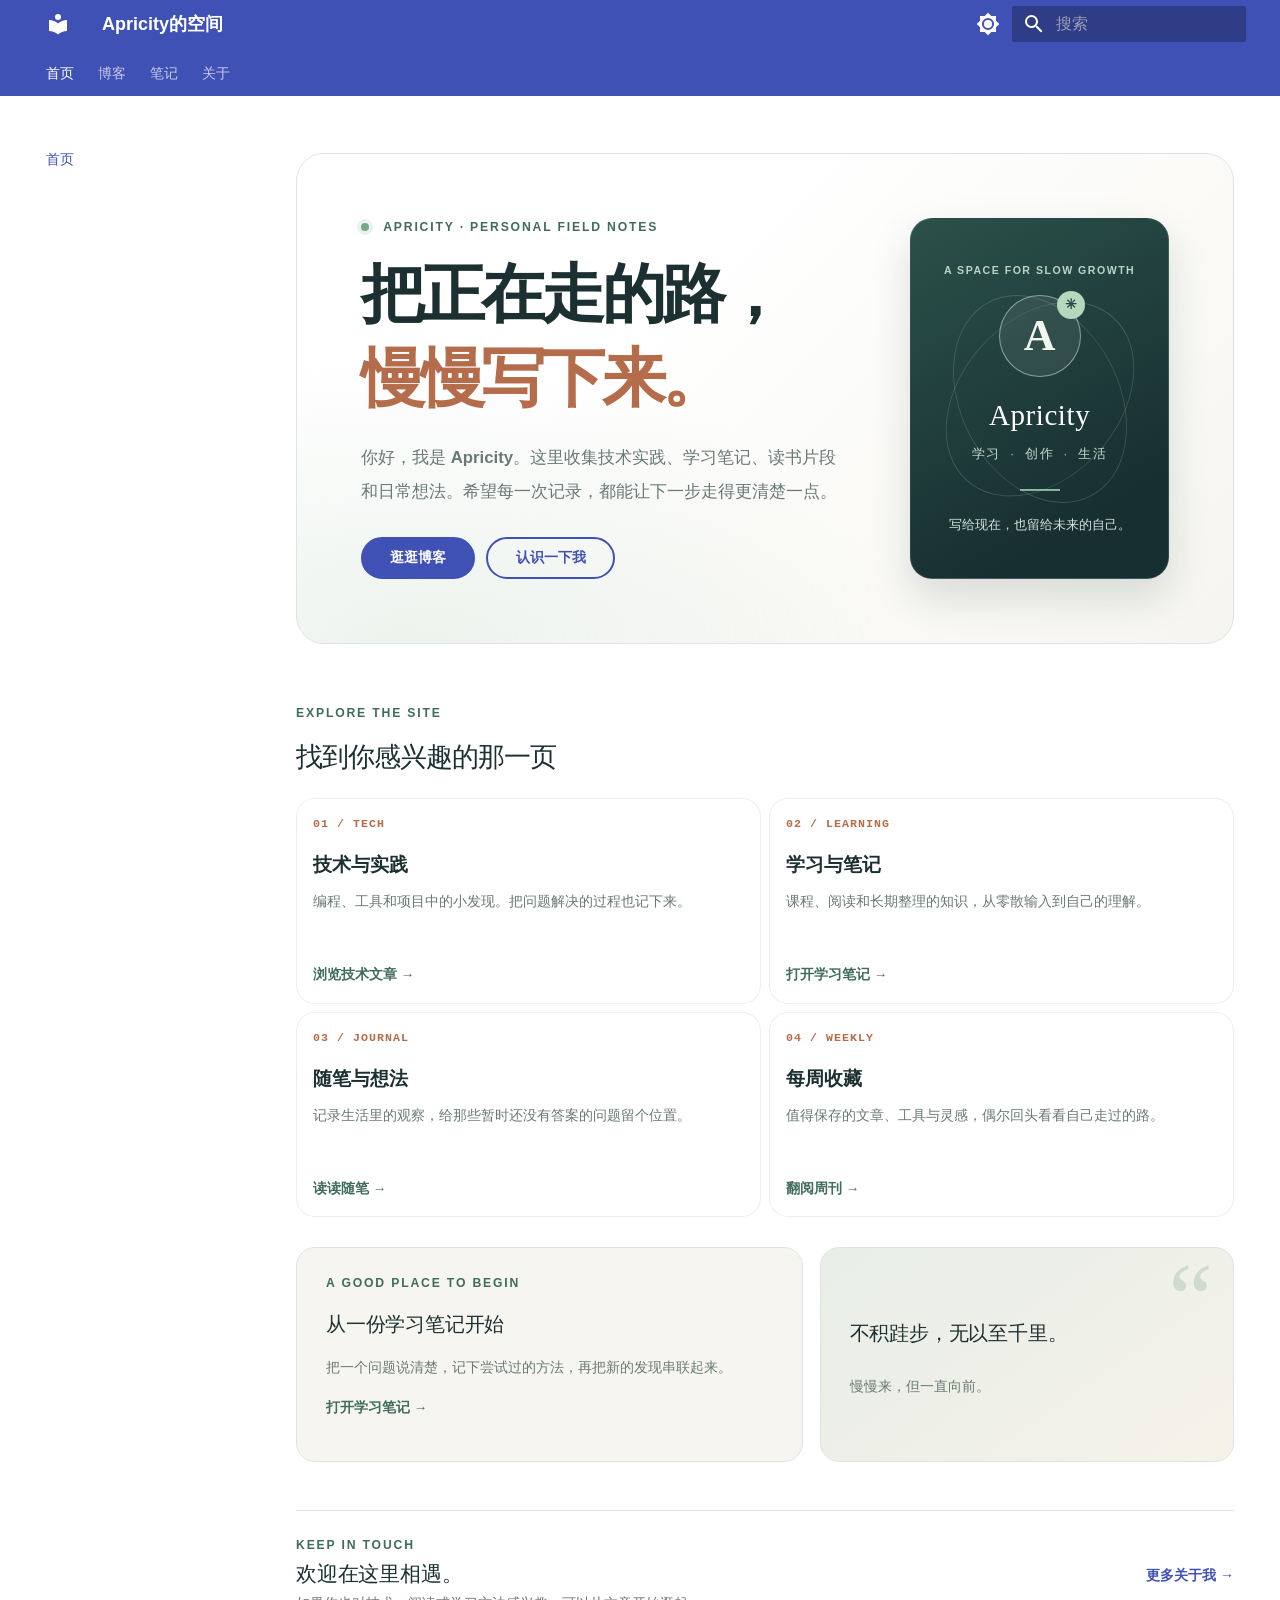
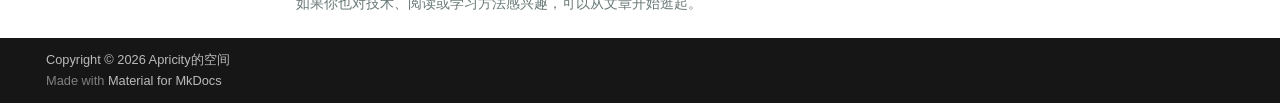
<file: index.html>
<!doctype html>
<html lang="zh" class="no-js">
  <head>
    
      <meta charset="utf-8">
      <meta name="viewport" content="width=device-width,initial-scale=1">
      
        <meta name="description" content="记录学习笔记、阅读与日常想法">
      
      
        <meta name="author" content="Apricity">
      
      
      
      
        <link rel="next" href="blog/">
      
      
        
      
      
      <link rel="icon" href="assets/images/favicon.png">
      <meta name="generator" content="mkdocs-1.6.1, mkdocs-material-9.7.7">
    
    
      
        <title>Apricity的空间</title>
      
    
    
      <link rel="stylesheet" href="assets/stylesheets/main.ec1eaa64.min.css">
      
        
        <link rel="stylesheet" href="assets/stylesheets/palette.ab4e12ef.min.css">
      
      


    
    
      
    
    
      
        
        
        <link rel="preconnect" href="https://fonts.gstatic.com" crossorigin>
        <link rel="stylesheet" href="https://fonts.googleapis.com/css?family=Roboto:300,300i,400,400i,700,700i%7CRoboto+Mono:400,400i,700,700i&display=fallback">
        <style>:root{--md-text-font:"Roboto";--md-code-font:"Roboto Mono"}</style>
      
    
    
      <link rel="stylesheet" href="stylesheets/extra.css">
    
    <script>__md_scope=new URL(".",location),__md_hash=e=>[...e].reduce(((e,_)=>(e<<5)-e+_.charCodeAt(0)),0),__md_get=(e,_=localStorage,t=__md_scope)=>JSON.parse(_.getItem(t.pathname+"."+e)),__md_set=(e,_,t=localStorage,a=__md_scope)=>{try{t.setItem(a.pathname+"."+e,JSON.stringify(_))}catch(e){}}</script>
    
      

    
    
  </head>
  
  
    
    
      
    
    
    
    
    <body dir="ltr" data-md-color-scheme="default" data-md-color-primary="indigo" data-md-color-accent="teal">
  
    
    <input class="md-toggle" data-md-toggle="drawer" type="checkbox" id="__drawer" autocomplete="off">
    <input class="md-toggle" data-md-toggle="search" type="checkbox" id="__search" autocomplete="off">
    <label class="md-overlay" for="__drawer"></label>
    <div data-md-component="skip">
      
        
        <a href="#_1" class="md-skip">
          跳转至
        </a>
      
    </div>
    <div data-md-component="announce">
      
    </div>
    
    
      

<header class="md-header" data-md-component="header">
  <nav class="md-header__inner md-grid" aria-label="页眉">
    <a href="." title="Apricity的空间" class="md-header__button md-logo" aria-label="Apricity的空间" data-md-component="logo">
      
  
  <svg xmlns="http://www.w3.org/2000/svg" viewBox="0 0 24 24"><path d="M12 8a3 3 0 0 0 3-3 3 3 0 0 0-3-3 3 3 0 0 0-3 3 3 3 0 0 0 3 3m0 3.54C9.64 9.35 6.5 8 3 8v11c3.5 0 6.64 1.35 9 3.54 2.36-2.19 5.5-3.54 9-3.54V8c-3.5 0-6.64 1.35-9 3.54"/></svg>

    </a>
    <label class="md-header__button md-icon" for="__drawer">
      
      <svg xmlns="http://www.w3.org/2000/svg" viewBox="0 0 24 24"><path d="M3 6h18v2H3zm0 5h18v2H3zm0 5h18v2H3z"/></svg>
    </label>
    <div class="md-header__title" data-md-component="header-title">
      <div class="md-header__ellipsis">
        <div class="md-header__topic">
          <span class="md-ellipsis">
            Apricity的空间
          </span>
        </div>
        <div class="md-header__topic" data-md-component="header-topic">
          <span class="md-ellipsis">
            
              首页
            
          </span>
        </div>
      </div>
    </div>
    
      
        <form class="md-header__option" data-md-component="palette">
  
    
    
    
    <input class="md-option" data-md-color-media="(prefers-color-scheme: light)" data-md-color-scheme="default" data-md-color-primary="indigo" data-md-color-accent="teal"  aria-label="切换到深色模式"  type="radio" name="__palette" id="__palette_0">
    
      <label class="md-header__button md-icon" title="切换到深色模式" for="__palette_1" hidden>
        <svg xmlns="http://www.w3.org/2000/svg" viewBox="0 0 24 24"><path d="M12 8a4 4 0 0 0-4 4 4 4 0 0 0 4 4 4 4 0 0 0 4-4 4 4 0 0 0-4-4m0 10a6 6 0 0 1-6-6 6 6 0 0 1 6-6 6 6 0 0 1 6 6 6 6 0 0 1-6 6m8-9.31V4h-4.69L12 .69 8.69 4H4v4.69L.69 12 4 15.31V20h4.69L12 23.31 15.31 20H20v-4.69L23.31 12z"/></svg>
      </label>
    
  
    
    
    
    <input class="md-option" data-md-color-media="(prefers-color-scheme: dark)" data-md-color-scheme="slate" data-md-color-primary="indigo" data-md-color-accent="teal"  aria-label="切换到浅色模式"  type="radio" name="__palette" id="__palette_1">
    
      <label class="md-header__button md-icon" title="切换到浅色模式" for="__palette_0" hidden>
        <svg xmlns="http://www.w3.org/2000/svg" viewBox="0 0 24 24"><path d="M12 18c-.89 0-1.74-.2-2.5-.55C11.56 16.5 13 14.42 13 12s-1.44-4.5-3.5-5.45C10.26 6.2 11.11 6 12 6a6 6 0 0 1 6 6 6 6 0 0 1-6 6m8-9.31V4h-4.69L12 .69 8.69 4H4v4.69L.69 12 4 15.31V20h4.69L12 23.31 15.31 20H20v-4.69L23.31 12z"/></svg>
      </label>
    
  
</form>
      
    
    
      <script>var palette=__md_get("__palette");if(palette&&palette.color){if("(prefers-color-scheme)"===palette.color.media){var media=matchMedia("(prefers-color-scheme: light)"),input=document.querySelector(media.matches?"[data-md-color-media='(prefers-color-scheme: light)']":"[data-md-color-media='(prefers-color-scheme: dark)']");palette.color.media=input.getAttribute("data-md-color-media"),palette.color.scheme=input.getAttribute("data-md-color-scheme"),palette.color.primary=input.getAttribute("data-md-color-primary"),palette.color.accent=input.getAttribute("data-md-color-accent")}for(var[key,value]of Object.entries(palette.color))document.body.setAttribute("data-md-color-"+key,value)}</script>
    
    
    
      
      
        <label class="md-header__button md-icon" for="__search">
          
          <svg xmlns="http://www.w3.org/2000/svg" viewBox="0 0 24 24"><path d="M9.5 3A6.5 6.5 0 0 1 16 9.5c0 1.61-.59 3.09-1.56 4.23l.27.27h.79l5 5-1.5 1.5-5-5v-.79l-.27-.27A6.52 6.52 0 0 1 9.5 16 6.5 6.5 0 0 1 3 9.5 6.5 6.5 0 0 1 9.5 3m0 2C7 5 5 7 5 9.5S7 14 9.5 14 14 12 14 9.5 12 5 9.5 5"/></svg>
        </label>
        <div class="md-search" data-md-component="search" role="dialog">
  <label class="md-search__overlay" for="__search"></label>
  <div class="md-search__inner" role="search">
    <form class="md-search__form" name="search">
      <input type="text" class="md-search__input" name="query" aria-label="搜索" placeholder="搜索" autocapitalize="off" autocorrect="off" autocomplete="off" spellcheck="false" data-md-component="search-query" required>
      <label class="md-search__icon md-icon" for="__search">
        
        <svg xmlns="http://www.w3.org/2000/svg" viewBox="0 0 24 24"><path d="M9.5 3A6.5 6.5 0 0 1 16 9.5c0 1.61-.59 3.09-1.56 4.23l.27.27h.79l5 5-1.5 1.5-5-5v-.79l-.27-.27A6.52 6.52 0 0 1 9.5 16 6.5 6.5 0 0 1 3 9.5 6.5 6.5 0 0 1 9.5 3m0 2C7 5 5 7 5 9.5S7 14 9.5 14 14 12 14 9.5 12 5 9.5 5"/></svg>
        
        <svg xmlns="http://www.w3.org/2000/svg" viewBox="0 0 24 24"><path d="M20 11v2H8l5.5 5.5-1.42 1.42L4.16 12l7.92-7.92L13.5 5.5 8 11z"/></svg>
      </label>
      <nav class="md-search__options" aria-label="查找">
        
        <button type="reset" class="md-search__icon md-icon" title="清空当前内容" aria-label="清空当前内容" tabindex="-1">
          
          <svg xmlns="http://www.w3.org/2000/svg" viewBox="0 0 24 24"><path d="M19 6.41 17.59 5 12 10.59 6.41 5 5 6.41 10.59 12 5 17.59 6.41 19 12 13.41 17.59 19 19 17.59 13.41 12z"/></svg>
        </button>
      </nav>
      
        <div class="md-search__suggest" data-md-component="search-suggest"></div>
      
    </form>
    <div class="md-search__output">
      <div class="md-search__scrollwrap" tabindex="0" data-md-scrollfix>
        <div class="md-search-result" data-md-component="search-result">
          <div class="md-search-result__meta">
            正在初始化搜索引擎
          </div>
          <ol class="md-search-result__list" role="presentation"></ol>
        </div>
      </div>
    </div>
  </div>
</div>
      
    
    
  </nav>
  
</header>
    
    <div class="md-container" data-md-component="container">
      
      
        
          
            
<nav class="md-tabs" aria-label="标签" data-md-component="tabs">
  <div class="md-grid">
    <ul class="md-tabs__list">
      
        
  
  
  
    
  
  
    <li class="md-tabs__item md-tabs__item--active">
      <a href="." class="md-tabs__link">
        
  
  
    
  
  首页

      </a>
    </li>
  

      
        
  
  
  
  
    
    
      <li class="md-tabs__item">
        <a href="blog/" class="md-tabs__link">
          
  
  
  博客

        </a>
      </li>
    
  

      
        
  
  
  
  
    
    
      <li class="md-tabs__item">
        <a href="notes/" class="md-tabs__link">
          
  
  
  笔记

        </a>
      </li>
    
  

      
        
  
  
  
  
    <li class="md-tabs__item">
      <a href="about/" class="md-tabs__link">
        
  
  
    
  
  关于

      </a>
    </li>
  

      
    </ul>
  </div>
</nav>
          
        
      
      <main class="md-main" data-md-component="main">
        <div class="md-main__inner md-grid">
          
            
              
                
              
              <div class="md-sidebar md-sidebar--primary" data-md-component="sidebar" data-md-type="navigation" >
                <div class="md-sidebar__scrollwrap">
                  <div class="md-sidebar__inner">
                    


  


<nav class="md-nav md-nav--primary md-nav--lifted" aria-label="导航栏" data-md-level="0">
  <label class="md-nav__title" for="__drawer">
    <a href="." title="Apricity的空间" class="md-nav__button md-logo" aria-label="Apricity的空间" data-md-component="logo">
      
  
  <svg xmlns="http://www.w3.org/2000/svg" viewBox="0 0 24 24"><path d="M12 8a3 3 0 0 0 3-3 3 3 0 0 0-3-3 3 3 0 0 0-3 3 3 3 0 0 0 3 3m0 3.54C9.64 9.35 6.5 8 3 8v11c3.5 0 6.64 1.35 9 3.54 2.36-2.19 5.5-3.54 9-3.54V8c-3.5 0-6.64 1.35-9 3.54"/></svg>

    </a>
    Apricity的空间
  </label>
  
  <ul class="md-nav__list" data-md-scrollfix>
    
      
      
  
  
    
  
  
  
    <li class="md-nav__item md-nav__item--active">
      
      <input class="md-nav__toggle md-toggle" type="checkbox" id="__toc">
      
      
        
      
      
        <label class="md-nav__link md-nav__link--active" for="__toc">
          
  
  
  <span class="md-ellipsis">
    
  
    首页
  

    
  </span>
  
  

          <span class="md-nav__icon md-icon"></span>
        </label>
      
      <a href="." class="md-nav__link md-nav__link--active">
        
  
  
  <span class="md-ellipsis">
    
  
    首页
  

    
  </span>
  
  

      </a>
      
        

<nav class="md-nav md-nav--secondary" aria-label="目录">
  
  
  
    
  
  
    <label class="md-nav__title" for="__toc">
      <span class="md-nav__icon md-icon"></span>
      目录
    </label>
    <ul class="md-nav__list" data-md-component="toc" data-md-scrollfix>
      
        <li class="md-nav__item">
  <a href="#_2" class="md-nav__link">
    <span class="md-ellipsis">
      
        找到你感兴趣的那一页
      
    </span>
  </a>
  
    <nav class="md-nav" aria-label="找到你感兴趣的那一页">
      <ul class="md-nav__list">
        
          <li class="md-nav__item">
  <a href="#_3" class="md-nav__link">
    <span class="md-ellipsis">
      
        从一份学习笔记开始
      
    </span>
  </a>
  
</li>
        
          <li class="md-nav__item">
  <a href="#_4" class="md-nav__link">
    <span class="md-ellipsis">
      
        不积跬步，无以至千里。
      
    </span>
  </a>
  
</li>
        
      </ul>
    </nav>
  
</li>
      
        <li class="md-nav__item">
  <a href="#_5" class="md-nav__link">
    <span class="md-ellipsis">
      
        欢迎在这里相遇。
      
    </span>
  </a>
  
</li>
      
    </ul>
  
</nav>
      
    </li>
  

    
      
      
  
  
  
  
    
    
    
    
      
      
        
      
    
    
    <li class="md-nav__item md-nav__item--nested">
      
        
        
          
        
        <input class="md-nav__toggle md-toggle md-toggle--indeterminate" type="checkbox" id="__nav_2" >
        
          
          <label class="md-nav__link" for="__nav_2" id="__nav_2_label" tabindex="0">
            
  
  
  <span class="md-ellipsis">
    
  
    博客
  

    
  </span>
  
  

            <span class="md-nav__icon md-icon"></span>
          </label>
        
        <nav class="md-nav" data-md-level="1" aria-labelledby="__nav_2_label" aria-expanded="false">
          <label class="md-nav__title" for="__nav_2">
            <span class="md-nav__icon md-icon"></span>
            
  
    博客
  

          </label>
          <ul class="md-nav__list" data-md-scrollfix>
            
              
                
  
  
  
  
    <li class="md-nav__item">
      <a href="blog/" class="md-nav__link">
        
  
  
  <span class="md-ellipsis">
    
  
    博客
  

    
  </span>
  
  

      </a>
    </li>
  

              
            
              
                
  
  
  
  
    <li class="md-nav__item">
      <a href="blog/technology/" class="md-nav__link">
        
  
  
  <span class="md-ellipsis">
    
  
    技术
  

    
  </span>
  
  

      </a>
    </li>
  

              
            
              
                
  
  
  
  
    <li class="md-nav__item">
      <a href="blog/essays/" class="md-nav__link">
        
  
  
  <span class="md-ellipsis">
    
  
    随笔
  

    
  </span>
  
  

      </a>
    </li>
  

              
            
              
                
  
  
  
  
    <li class="md-nav__item">
      <a href="blog/weekly/" class="md-nav__link">
        
  
  
  <span class="md-ellipsis">
    
  
    周刊
  

    
  </span>
  
  

      </a>
    </li>
  

              
            
          </ul>
        </nav>
      
    </li>
  

    
      
      
  
  
  
  
    
    
    
    
      
      
        
      
    
    
    <li class="md-nav__item md-nav__item--nested">
      
        
        
          
        
        <input class="md-nav__toggle md-toggle md-toggle--indeterminate" type="checkbox" id="__nav_3" >
        
          
          <label class="md-nav__link" for="__nav_3" id="__nav_3_label" tabindex="0">
            
  
  
  <span class="md-ellipsis">
    
  
    笔记
  

    
  </span>
  
  

            <span class="md-nav__icon md-icon"></span>
          </label>
        
        <nav class="md-nav" data-md-level="1" aria-labelledby="__nav_3_label" aria-expanded="false">
          <label class="md-nav__title" for="__nav_3">
            <span class="md-nav__icon md-icon"></span>
            
  
    笔记
  

          </label>
          <ul class="md-nav__list" data-md-scrollfix>
            
              
                
  
  
  
  
    <li class="md-nav__item">
      <a href="notes/" class="md-nav__link">
        
  
  
  <span class="md-ellipsis">
    
  
    笔记
  

    
  </span>
  
  

      </a>
    </li>
  

              
            
              
                
  
  
  
  
    <li class="md-nav__item">
      <a href="notes/reading/" class="md-nav__link">
        
  
  
  <span class="md-ellipsis">
    
  
    阅读
  

    
  </span>
  
  

      </a>
    </li>
  

              
            
              
                
  
  
  
  
    <li class="md-nav__item">
      <a href="notes/study/" class="md-nav__link">
        
  
  
  <span class="md-ellipsis">
    
  
    学习
  

    
  </span>
  
  

      </a>
    </li>
  

              
            
          </ul>
        </nav>
      
    </li>
  

    
      
      
  
  
  
  
    <li class="md-nav__item">
      <a href="about/" class="md-nav__link">
        
  
  
  <span class="md-ellipsis">
    
  
    关于
  

    
  </span>
  
  

      </a>
    </li>
  

    
  </ul>
</nav>
                  </div>
                </div>
              </div>
            
            
              
                
              
              <div class="md-sidebar md-sidebar--secondary" data-md-component="sidebar" data-md-type="toc" hidden>
                <div class="md-sidebar__scrollwrap">
                  <div class="md-sidebar__inner">
                    

<nav class="md-nav md-nav--secondary" aria-label="目录">
  
  
  
    
  
  
    <label class="md-nav__title" for="__toc">
      <span class="md-nav__icon md-icon"></span>
      目录
    </label>
    <ul class="md-nav__list" data-md-component="toc" data-md-scrollfix>
      
        <li class="md-nav__item">
  <a href="#_2" class="md-nav__link">
    <span class="md-ellipsis">
      
        找到你感兴趣的那一页
      
    </span>
  </a>
  
    <nav class="md-nav" aria-label="找到你感兴趣的那一页">
      <ul class="md-nav__list">
        
          <li class="md-nav__item">
  <a href="#_3" class="md-nav__link">
    <span class="md-ellipsis">
      
        从一份学习笔记开始
      
    </span>
  </a>
  
</li>
        
          <li class="md-nav__item">
  <a href="#_4" class="md-nav__link">
    <span class="md-ellipsis">
      
        不积跬步，无以至千里。
      
    </span>
  </a>
  
</li>
        
      </ul>
    </nav>
  
</li>
      
        <li class="md-nav__item">
  <a href="#_5" class="md-nav__link">
    <span class="md-ellipsis">
      
        欢迎在这里相遇。
      
    </span>
  </a>
  
</li>
      
    </ul>
  
</nav>
                  </div>
                </div>
              </div>
            
          
          
            <div class="md-content" data-md-component="content">
              
              <article class="md-content__inner md-typeset">
                
                  
  




<div class="home-page">
<section class="home-hero">
<div class="home-hero-copy">
<p class="home-eyebrow"><span></span> APRICITY · PERSONAL FIELD NOTES</p>
<h1 id="_1">把正在走的路，<br><span>慢慢写下来。</span></h1>
<p>你好，我是 <strong>Apricity</strong>。这里收集技术实践、学习笔记、读书片段和日常想法。希望每一次记录，都能让下一步走得更清楚一点。</p>
<div class="home-actions">
<p><a class="md-button md-button--primary" href="blog/">逛逛博客</a>
<a class="md-button" href="about/">认识一下我</a></p>
</div>
</div>
<div class="home-profile">
<p class="profile-overline">A SPACE FOR SLOW GROWTH</p>
<p class="profile-monogram">A<span>✳</span></p>
<p class="profile-name">Apricity</p>
<p class="profile-motto">学习 <i>·</i> 创作 <i>·</i> 生活</p>
<hr class="profile-divider">
<p class="profile-note">写给现在，也留给未来的自己。</p>
</div>
</section>
<div class="home-section-heading">
<p class="home-eyebrow">EXPLORE THE SITE</p>
<h2 id="_2">找到你感兴趣的那一页</h2>
</div>
<div class="grid cards home-card-grid">
<ul>
<li>
<p><strong>01 / TECH</strong></p>
<p><strong>技术与实践</strong></p>
<p>编程、工具和项目中的小发现。把问题解决的过程也记下来。</p>
<p><a href="blog/technology/">浏览技术文章 →</a></p>
</li>
<li>
<p><strong>02 / LEARNING</strong></p>
<p><strong>学习与笔记</strong></p>
<p>课程、阅读和长期整理的知识，从零散输入到自己的理解。</p>
<p><a href="notes/">打开学习笔记 →</a></p>
</li>
<li>
<p><strong>03 / JOURNAL</strong></p>
<p><strong>随笔与想法</strong></p>
<p>记录生活里的观察，给那些暂时还没有答案的问题留个位置。</p>
<p><a href="blog/essays/">读读随笔 →</a></p>
</li>
<li>
<p><strong>04 / WEEKLY</strong></p>
<p><strong>每周收藏</strong></p>
<p>值得保存的文章、工具与灵感，偶尔回头看看自己走过的路。</p>
<p><a href="blog/weekly/">翻阅周刊 →</a></p>
</li>
</ul>
</div>
<section class="home-lower-grid">
<div class="home-start-card">
<p class="home-eyebrow">A GOOD PLACE TO BEGIN</p>
<h3 id="_3">从一份学习笔记开始</h3>
<p>把一个问题说清楚，记下尝试过的方法，再把新的发现串联起来。</p>
<p><a href="notes/study/">打开学习笔记 →</a></p>
</div>
<div class="home-note-card">
<p class="home-quote-mark">“</p>
<h3 id="_4">不积跬步，无以至千里。</h3>
<p>慢慢来，但一直向前。</p>
</div>
</section>
<section class="home-bottom">
<div>
<p class="home-eyebrow">KEEP IN TOUCH</p>
<h2 id="_5">欢迎在这里相遇。</h2>
<p>如果你也对技术、阅读或学习方法感兴趣，可以从文章开始逛起。</p>
</div>
<p><a class="home-about-link" href="about/">更多关于我 →</a></p>
</section>
</div>







  
  




  



                
              </article>
            </div>
          
          
<script>var target=document.getElementById(location.hash.slice(1));target&&target.name&&(target.checked=target.name.startsWith("__tabbed_"))</script>
        </div>
        
          <button type="button" class="md-top md-icon" data-md-component="top" hidden>
  
  <svg xmlns="http://www.w3.org/2000/svg" viewBox="0 0 24 24"><path d="M13 20h-2V8l-5.5 5.5-1.42-1.42L12 4.16l7.92 7.92-1.42 1.42L13 8z"/></svg>
  回到页面顶部
</button>
        
      </main>
      
        <footer class="md-footer">
  
  <div class="md-footer-meta md-typeset">
    <div class="md-footer-meta__inner md-grid">
      <div class="md-copyright">
  
    <div class="md-copyright__highlight">
      Copyright &copy; 2026 Apricity的空间
    </div>
  
  
    Made with
    <a href="https://squidfunk.github.io/mkdocs-material/" target="_blank" rel="noopener">
      Material for MkDocs
    </a>
  
</div>
      
    </div>
  </div>
</footer>
      
    </div>
    <div class="md-dialog" data-md-component="dialog">
      <div class="md-dialog__inner md-typeset"></div>
    </div>
    
    
    
      
      
      <script id="__config" type="application/json">{"annotate": null, "base": ".", "features": ["navigation.tabs", "navigation.sections", "navigation.expand", "navigation.top", "search.suggest", "search.highlight", "content.code.copy"], "search": "assets/javascripts/workers/search.2c215733.min.js", "tags": null, "translations": {"clipboard.copied": "\u5df2\u590d\u5236", "clipboard.copy": "\u590d\u5236", "search.result.more.one": "\u5728\u8be5\u9875\u4e0a\u8fd8\u6709 1 \u4e2a\u7b26\u5408\u6761\u4ef6\u7684\u7ed3\u679c", "search.result.more.other": "\u5728\u8be5\u9875\u4e0a\u8fd8\u6709 # \u4e2a\u7b26\u5408\u6761\u4ef6\u7684\u7ed3\u679c", "search.result.none": "\u6ca1\u6709\u627e\u5230\u7b26\u5408\u6761\u4ef6\u7684\u7ed3\u679c", "search.result.one": "\u627e\u5230 1 \u4e2a\u7b26\u5408\u6761\u4ef6\u7684\u7ed3\u679c", "search.result.other": "# \u4e2a\u7b26\u5408\u6761\u4ef6\u7684\u7ed3\u679c", "search.result.placeholder": "\u952e\u5165\u4ee5\u5f00\u59cb\u641c\u7d22", "search.result.term.missing": "\u7f3a\u5c11", "select.version": "\u9009\u62e9\u5f53\u524d\u7248\u672c"}, "version": null}</script>
    
    
      <script src="assets/javascripts/bundle.d7400e89.min.js"></script>
      
    
  </body>
</html>
</file>
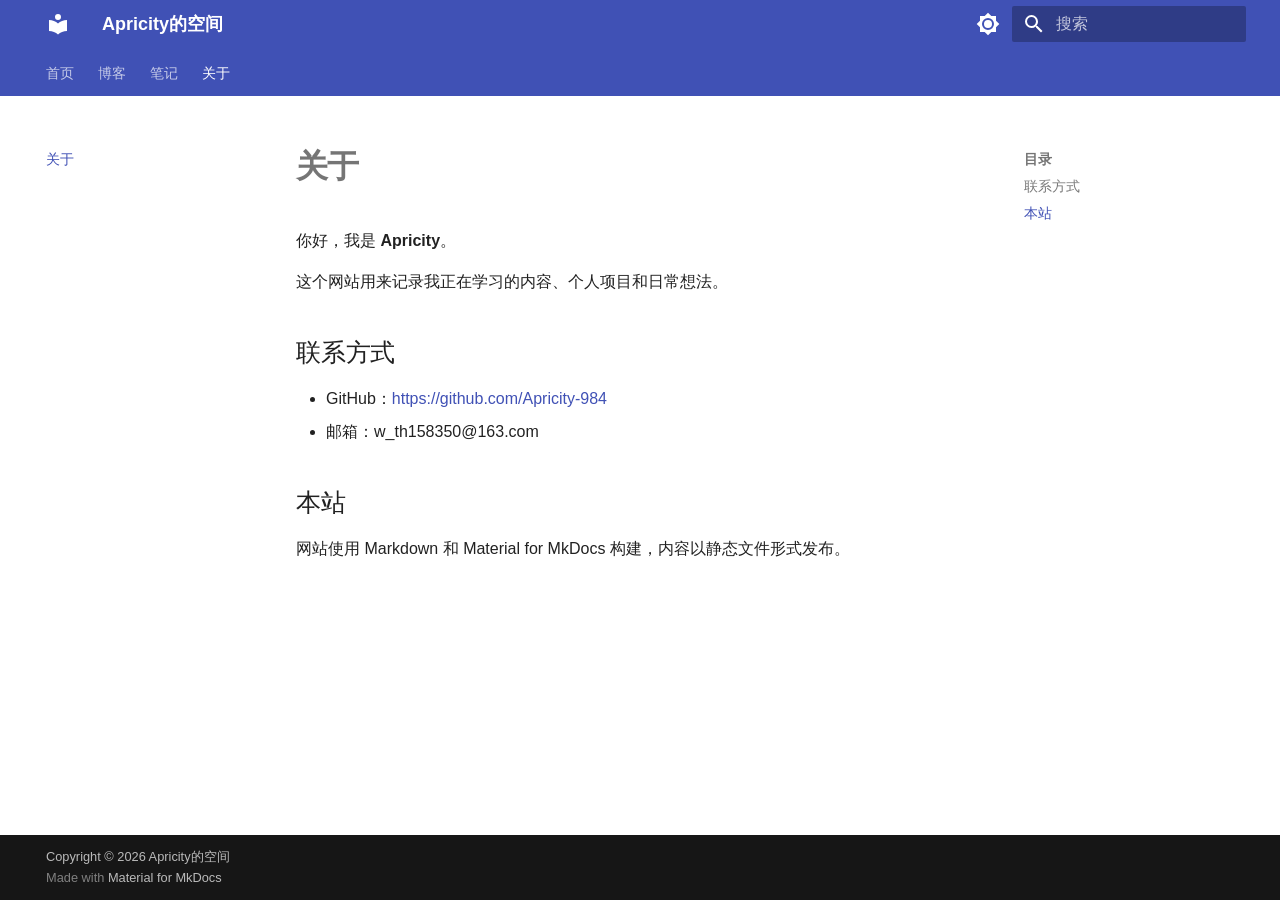
<file: about/index.html>
<!doctype html>
<html lang="zh" class="no-js">
  <head>
    
      <meta charset="utf-8">
      <meta name="viewport" content="width=device-width,initial-scale=1">
      
        <meta name="description" content="记录学习笔记、阅读与日常想法">
      
      
        <meta name="author" content="Apricity">
      
      
      
        <link rel="prev" href="../notes/study/">
      
      
      
        
      
      
      <link rel="icon" href="../assets/images/favicon.png">
      <meta name="generator" content="mkdocs-1.6.1, mkdocs-material-9.7.7">
    
    
      
        <title>关于 - Apricity的空间</title>
      
    
    
      <link rel="stylesheet" href="../assets/stylesheets/main.ec1eaa64.min.css">
      
        
        <link rel="stylesheet" href="../assets/stylesheets/palette.ab4e12ef.min.css">
      
      


    
    
      
    
    
      
        
        
        <link rel="preconnect" href="https://fonts.gstatic.com" crossorigin>
        <link rel="stylesheet" href="https://fonts.googleapis.com/css?family=Roboto:300,300i,400,400i,700,700i%7CRoboto+Mono:400,400i,700,700i&display=fallback">
        <style>:root{--md-text-font:"Roboto";--md-code-font:"Roboto Mono"}</style>
      
    
    
      <link rel="stylesheet" href="../stylesheets/extra.css">
    
    <script>__md_scope=new URL("..",location),__md_hash=e=>[...e].reduce(((e,_)=>(e<<5)-e+_.charCodeAt(0)),0),__md_get=(e,_=localStorage,t=__md_scope)=>JSON.parse(_.getItem(t.pathname+"."+e)),__md_set=(e,_,t=localStorage,a=__md_scope)=>{try{t.setItem(a.pathname+"."+e,JSON.stringify(_))}catch(e){}}</script>
    
      

    
    
  </head>
  
  
    
    
      
    
    
    
    
    <body dir="ltr" data-md-color-scheme="default" data-md-color-primary="indigo" data-md-color-accent="teal">
  
    
    <input class="md-toggle" data-md-toggle="drawer" type="checkbox" id="__drawer" autocomplete="off">
    <input class="md-toggle" data-md-toggle="search" type="checkbox" id="__search" autocomplete="off">
    <label class="md-overlay" for="__drawer"></label>
    <div data-md-component="skip">
      
        
        <a href="#_1" class="md-skip">
          跳转至
        </a>
      
    </div>
    <div data-md-component="announce">
      
    </div>
    
    
      

<header class="md-header" data-md-component="header">
  <nav class="md-header__inner md-grid" aria-label="页眉">
    <a href=".." title="Apricity的空间" class="md-header__button md-logo" aria-label="Apricity的空间" data-md-component="logo">
      
  
  <svg xmlns="http://www.w3.org/2000/svg" viewBox="0 0 24 24"><path d="M12 8a3 3 0 0 0 3-3 3 3 0 0 0-3-3 3 3 0 0 0-3 3 3 3 0 0 0 3 3m0 3.54C9.64 9.35 6.5 8 3 8v11c3.5 0 6.64 1.35 9 3.54 2.36-2.19 5.5-3.54 9-3.54V8c-3.5 0-6.64 1.35-9 3.54"/></svg>

    </a>
    <label class="md-header__button md-icon" for="__drawer">
      
      <svg xmlns="http://www.w3.org/2000/svg" viewBox="0 0 24 24"><path d="M3 6h18v2H3zm0 5h18v2H3zm0 5h18v2H3z"/></svg>
    </label>
    <div class="md-header__title" data-md-component="header-title">
      <div class="md-header__ellipsis">
        <div class="md-header__topic">
          <span class="md-ellipsis">
            Apricity的空间
          </span>
        </div>
        <div class="md-header__topic" data-md-component="header-topic">
          <span class="md-ellipsis">
            
              关于
            
          </span>
        </div>
      </div>
    </div>
    
      
        <form class="md-header__option" data-md-component="palette">
  
    
    
    
    <input class="md-option" data-md-color-media="(prefers-color-scheme: light)" data-md-color-scheme="default" data-md-color-primary="indigo" data-md-color-accent="teal"  aria-label="切换到深色模式"  type="radio" name="__palette" id="__palette_0">
    
      <label class="md-header__button md-icon" title="切换到深色模式" for="__palette_1" hidden>
        <svg xmlns="http://www.w3.org/2000/svg" viewBox="0 0 24 24"><path d="M12 8a4 4 0 0 0-4 4 4 4 0 0 0 4 4 4 4 0 0 0 4-4 4 4 0 0 0-4-4m0 10a6 6 0 0 1-6-6 6 6 0 0 1 6-6 6 6 0 0 1 6 6 6 6 0 0 1-6 6m8-9.31V4h-4.69L12 .69 8.69 4H4v4.69L.69 12 4 15.31V20h4.69L12 23.31 15.31 20H20v-4.69L23.31 12z"/></svg>
      </label>
    
  
    
    
    
    <input class="md-option" data-md-color-media="(prefers-color-scheme: dark)" data-md-color-scheme="slate" data-md-color-primary="indigo" data-md-color-accent="teal"  aria-label="切换到浅色模式"  type="radio" name="__palette" id="__palette_1">
    
      <label class="md-header__button md-icon" title="切换到浅色模式" for="__palette_0" hidden>
        <svg xmlns="http://www.w3.org/2000/svg" viewBox="0 0 24 24"><path d="M12 18c-.89 0-1.74-.2-2.5-.55C11.56 16.5 13 14.42 13 12s-1.44-4.5-3.5-5.45C10.26 6.2 11.11 6 12 6a6 6 0 0 1 6 6 6 6 0 0 1-6 6m8-9.31V4h-4.69L12 .69 8.69 4H4v4.69L.69 12 4 15.31V20h4.69L12 23.31 15.31 20H20v-4.69L23.31 12z"/></svg>
      </label>
    
  
</form>
      
    
    
      <script>var palette=__md_get("__palette");if(palette&&palette.color){if("(prefers-color-scheme)"===palette.color.media){var media=matchMedia("(prefers-color-scheme: light)"),input=document.querySelector(media.matches?"[data-md-color-media='(prefers-color-scheme: light)']":"[data-md-color-media='(prefers-color-scheme: dark)']");palette.color.media=input.getAttribute("data-md-color-media"),palette.color.scheme=input.getAttribute("data-md-color-scheme"),palette.color.primary=input.getAttribute("data-md-color-primary"),palette.color.accent=input.getAttribute("data-md-color-accent")}for(var[key,value]of Object.entries(palette.color))document.body.setAttribute("data-md-color-"+key,value)}</script>
    
    
    
      
      
        <label class="md-header__button md-icon" for="__search">
          
          <svg xmlns="http://www.w3.org/2000/svg" viewBox="0 0 24 24"><path d="M9.5 3A6.5 6.5 0 0 1 16 9.5c0 1.61-.59 3.09-1.56 4.23l.27.27h.79l5 5-1.5 1.5-5-5v-.79l-.27-.27A6.52 6.52 0 0 1 9.5 16 6.5 6.5 0 0 1 3 9.5 6.5 6.5 0 0 1 9.5 3m0 2C7 5 5 7 5 9.5S7 14 9.5 14 14 12 14 9.5 12 5 9.5 5"/></svg>
        </label>
        <div class="md-search" data-md-component="search" role="dialog">
  <label class="md-search__overlay" for="__search"></label>
  <div class="md-search__inner" role="search">
    <form class="md-search__form" name="search">
      <input type="text" class="md-search__input" name="query" aria-label="搜索" placeholder="搜索" autocapitalize="off" autocorrect="off" autocomplete="off" spellcheck="false" data-md-component="search-query" required>
      <label class="md-search__icon md-icon" for="__search">
        
        <svg xmlns="http://www.w3.org/2000/svg" viewBox="0 0 24 24"><path d="M9.5 3A6.5 6.5 0 0 1 16 9.5c0 1.61-.59 3.09-1.56 4.23l.27.27h.79l5 5-1.5 1.5-5-5v-.79l-.27-.27A6.52 6.52 0 0 1 9.5 16 6.5 6.5 0 0 1 3 9.5 6.5 6.5 0 0 1 9.5 3m0 2C7 5 5 7 5 9.5S7 14 9.5 14 14 12 14 9.5 12 5 9.5 5"/></svg>
        
        <svg xmlns="http://www.w3.org/2000/svg" viewBox="0 0 24 24"><path d="M20 11v2H8l5.5 5.5-1.42 1.42L4.16 12l7.92-7.92L13.5 5.5 8 11z"/></svg>
      </label>
      <nav class="md-search__options" aria-label="查找">
        
        <button type="reset" class="md-search__icon md-icon" title="清空当前内容" aria-label="清空当前内容" tabindex="-1">
          
          <svg xmlns="http://www.w3.org/2000/svg" viewBox="0 0 24 24"><path d="M19 6.41 17.59 5 12 10.59 6.41 5 5 6.41 10.59 12 5 17.59 6.41 19 12 13.41 17.59 19 19 17.59 13.41 12z"/></svg>
        </button>
      </nav>
      
        <div class="md-search__suggest" data-md-component="search-suggest"></div>
      
    </form>
    <div class="md-search__output">
      <div class="md-search__scrollwrap" tabindex="0" data-md-scrollfix>
        <div class="md-search-result" data-md-component="search-result">
          <div class="md-search-result__meta">
            正在初始化搜索引擎
          </div>
          <ol class="md-search-result__list" role="presentation"></ol>
        </div>
      </div>
    </div>
  </div>
</div>
      
    
    
  </nav>
  
</header>
    
    <div class="md-container" data-md-component="container">
      
      
        
          
            
<nav class="md-tabs" aria-label="标签" data-md-component="tabs">
  <div class="md-grid">
    <ul class="md-tabs__list">
      
        
  
  
  
  
    <li class="md-tabs__item">
      <a href=".." class="md-tabs__link">
        
  
  
    
  
  首页

      </a>
    </li>
  

      
        
  
  
  
  
    
    
      <li class="md-tabs__item">
        <a href="../blog/" class="md-tabs__link">
          
  
  
  博客

        </a>
      </li>
    
  

      
        
  
  
  
  
    
    
      <li class="md-tabs__item">
        <a href="../notes/" class="md-tabs__link">
          
  
  
  笔记

        </a>
      </li>
    
  

      
        
  
  
  
    
  
  
    <li class="md-tabs__item md-tabs__item--active">
      <a href="./" class="md-tabs__link">
        
  
  
    
  
  关于

      </a>
    </li>
  

      
    </ul>
  </div>
</nav>
          
        
      
      <main class="md-main" data-md-component="main">
        <div class="md-main__inner md-grid">
          
            
              
              <div class="md-sidebar md-sidebar--primary" data-md-component="sidebar" data-md-type="navigation" >
                <div class="md-sidebar__scrollwrap">
                  <div class="md-sidebar__inner">
                    


  


<nav class="md-nav md-nav--primary md-nav--lifted" aria-label="导航栏" data-md-level="0">
  <label class="md-nav__title" for="__drawer">
    <a href=".." title="Apricity的空间" class="md-nav__button md-logo" aria-label="Apricity的空间" data-md-component="logo">
      
  
  <svg xmlns="http://www.w3.org/2000/svg" viewBox="0 0 24 24"><path d="M12 8a3 3 0 0 0 3-3 3 3 0 0 0-3-3 3 3 0 0 0-3 3 3 3 0 0 0 3 3m0 3.54C9.64 9.35 6.5 8 3 8v11c3.5 0 6.64 1.35 9 3.54 2.36-2.19 5.5-3.54 9-3.54V8c-3.5 0-6.64 1.35-9 3.54"/></svg>

    </a>
    Apricity的空间
  </label>
  
  <ul class="md-nav__list" data-md-scrollfix>
    
      
      
  
  
  
  
    <li class="md-nav__item">
      <a href=".." class="md-nav__link">
        
  
  
  <span class="md-ellipsis">
    
  
    首页
  

    
  </span>
  
  

      </a>
    </li>
  

    
      
      
  
  
  
  
    
    
    
    
      
      
        
      
    
    
    <li class="md-nav__item md-nav__item--nested">
      
        
        
          
        
        <input class="md-nav__toggle md-toggle md-toggle--indeterminate" type="checkbox" id="__nav_2" >
        
          
          <label class="md-nav__link" for="__nav_2" id="__nav_2_label" tabindex="0">
            
  
  
  <span class="md-ellipsis">
    
  
    博客
  

    
  </span>
  
  

            <span class="md-nav__icon md-icon"></span>
          </label>
        
        <nav class="md-nav" data-md-level="1" aria-labelledby="__nav_2_label" aria-expanded="false">
          <label class="md-nav__title" for="__nav_2">
            <span class="md-nav__icon md-icon"></span>
            
  
    博客
  

          </label>
          <ul class="md-nav__list" data-md-scrollfix>
            
              
                
  
  
  
  
    <li class="md-nav__item">
      <a href="../blog/" class="md-nav__link">
        
  
  
  <span class="md-ellipsis">
    
  
    博客
  

    
  </span>
  
  

      </a>
    </li>
  

              
            
              
                
  
  
  
  
    <li class="md-nav__item">
      <a href="../blog/technology/" class="md-nav__link">
        
  
  
  <span class="md-ellipsis">
    
  
    技术
  

    
  </span>
  
  

      </a>
    </li>
  

              
            
              
                
  
  
  
  
    <li class="md-nav__item">
      <a href="../blog/essays/" class="md-nav__link">
        
  
  
  <span class="md-ellipsis">
    
  
    随笔
  

    
  </span>
  
  

      </a>
    </li>
  

              
            
              
                
  
  
  
  
    <li class="md-nav__item">
      <a href="../blog/weekly/" class="md-nav__link">
        
  
  
  <span class="md-ellipsis">
    
  
    周刊
  

    
  </span>
  
  

      </a>
    </li>
  

              
            
          </ul>
        </nav>
      
    </li>
  

    
      
      
  
  
  
  
    
    
    
    
      
      
        
      
    
    
    <li class="md-nav__item md-nav__item--nested">
      
        
        
          
        
        <input class="md-nav__toggle md-toggle md-toggle--indeterminate" type="checkbox" id="__nav_3" >
        
          
          <label class="md-nav__link" for="__nav_3" id="__nav_3_label" tabindex="0">
            
  
  
  <span class="md-ellipsis">
    
  
    笔记
  

    
  </span>
  
  

            <span class="md-nav__icon md-icon"></span>
          </label>
        
        <nav class="md-nav" data-md-level="1" aria-labelledby="__nav_3_label" aria-expanded="false">
          <label class="md-nav__title" for="__nav_3">
            <span class="md-nav__icon md-icon"></span>
            
  
    笔记
  

          </label>
          <ul class="md-nav__list" data-md-scrollfix>
            
              
                
  
  
  
  
    <li class="md-nav__item">
      <a href="../notes/" class="md-nav__link">
        
  
  
  <span class="md-ellipsis">
    
  
    笔记
  

    
  </span>
  
  

      </a>
    </li>
  

              
            
              
                
  
  
  
  
    <li class="md-nav__item">
      <a href="../notes/reading/" class="md-nav__link">
        
  
  
  <span class="md-ellipsis">
    
  
    阅读
  

    
  </span>
  
  

      </a>
    </li>
  

              
            
              
                
  
  
  
  
    <li class="md-nav__item">
      <a href="../notes/study/" class="md-nav__link">
        
  
  
  <span class="md-ellipsis">
    
  
    学习
  

    
  </span>
  
  

      </a>
    </li>
  

              
            
          </ul>
        </nav>
      
    </li>
  

    
      
      
  
  
    
  
  
  
    <li class="md-nav__item md-nav__item--active">
      
      <input class="md-nav__toggle md-toggle" type="checkbox" id="__toc">
      
      
        
      
      
        <label class="md-nav__link md-nav__link--active" for="__toc">
          
  
  
  <span class="md-ellipsis">
    
  
    关于
  

    
  </span>
  
  

          <span class="md-nav__icon md-icon"></span>
        </label>
      
      <a href="./" class="md-nav__link md-nav__link--active">
        
  
  
  <span class="md-ellipsis">
    
  
    关于
  

    
  </span>
  
  

      </a>
      
        

<nav class="md-nav md-nav--secondary" aria-label="目录">
  
  
  
    
  
  
    <label class="md-nav__title" for="__toc">
      <span class="md-nav__icon md-icon"></span>
      目录
    </label>
    <ul class="md-nav__list" data-md-component="toc" data-md-scrollfix>
      
        <li class="md-nav__item">
  <a href="#_2" class="md-nav__link">
    <span class="md-ellipsis">
      
        联系方式
      
    </span>
  </a>
  
</li>
      
        <li class="md-nav__item">
  <a href="#_3" class="md-nav__link">
    <span class="md-ellipsis">
      
        本站
      
    </span>
  </a>
  
</li>
      
    </ul>
  
</nav>
      
    </li>
  

    
  </ul>
</nav>
                  </div>
                </div>
              </div>
            
            
              
              <div class="md-sidebar md-sidebar--secondary" data-md-component="sidebar" data-md-type="toc" >
                <div class="md-sidebar__scrollwrap">
                  <div class="md-sidebar__inner">
                    

<nav class="md-nav md-nav--secondary" aria-label="目录">
  
  
  
    
  
  
    <label class="md-nav__title" for="__toc">
      <span class="md-nav__icon md-icon"></span>
      目录
    </label>
    <ul class="md-nav__list" data-md-component="toc" data-md-scrollfix>
      
        <li class="md-nav__item">
  <a href="#_2" class="md-nav__link">
    <span class="md-ellipsis">
      
        联系方式
      
    </span>
  </a>
  
</li>
      
        <li class="md-nav__item">
  <a href="#_3" class="md-nav__link">
    <span class="md-ellipsis">
      
        本站
      
    </span>
  </a>
  
</li>
      
    </ul>
  
</nav>
                  </div>
                </div>
              </div>
            
          
          
            <div class="md-content" data-md-component="content">
              
              <article class="md-content__inner md-typeset">
                
                  



<h1 id="_1">关于</h1>
<p>你好，我是 <strong>Apricity</strong>。</p>
<p>这个网站用来记录我正在学习的内容、个人项目和日常想法。</p>
<h2 id="_2">联系方式</h2>
<ul>
<li>GitHub：<a href="https://github.com/Apricity-984">https://github.com/Apricity-984</a></li>
<li>邮箱：w_th158350@163.com</li>
</ul>
<h2 id="_3">本站</h2>
<p>网站使用 Markdown 和 Material for MkDocs 构建，内容以静态文件形式发布。</p>












                
              </article>
            </div>
          
          
<script>var target=document.getElementById(location.hash.slice(1));target&&target.name&&(target.checked=target.name.startsWith("__tabbed_"))</script>
        </div>
        
          <button type="button" class="md-top md-icon" data-md-component="top" hidden>
  
  <svg xmlns="http://www.w3.org/2000/svg" viewBox="0 0 24 24"><path d="M13 20h-2V8l-5.5 5.5-1.42-1.42L12 4.16l7.92 7.92-1.42 1.42L13 8z"/></svg>
  回到页面顶部
</button>
        
      </main>
      
        <footer class="md-footer">
  
  <div class="md-footer-meta md-typeset">
    <div class="md-footer-meta__inner md-grid">
      <div class="md-copyright">
  
    <div class="md-copyright__highlight">
      Copyright &copy; 2026 Apricity的空间
    </div>
  
  
    Made with
    <a href="https://squidfunk.github.io/mkdocs-material/" target="_blank" rel="noopener">
      Material for MkDocs
    </a>
  
</div>
      
    </div>
  </div>
</footer>
      
    </div>
    <div class="md-dialog" data-md-component="dialog">
      <div class="md-dialog__inner md-typeset"></div>
    </div>
    
    
    
      
      
      <script id="__config" type="application/json">{"annotate": null, "base": "..", "features": ["navigation.tabs", "navigation.sections", "navigation.expand", "navigation.top", "search.suggest", "search.highlight", "content.code.copy"], "search": "../assets/javascripts/workers/search.2c215733.min.js", "tags": null, "translations": {"clipboard.copied": "\u5df2\u590d\u5236", "clipboard.copy": "\u590d\u5236", "search.result.more.one": "\u5728\u8be5\u9875\u4e0a\u8fd8\u6709 1 \u4e2a\u7b26\u5408\u6761\u4ef6\u7684\u7ed3\u679c", "search.result.more.other": "\u5728\u8be5\u9875\u4e0a\u8fd8\u6709 # \u4e2a\u7b26\u5408\u6761\u4ef6\u7684\u7ed3\u679c", "search.result.none": "\u6ca1\u6709\u627e\u5230\u7b26\u5408\u6761\u4ef6\u7684\u7ed3\u679c", "search.result.one": "\u627e\u5230 1 \u4e2a\u7b26\u5408\u6761\u4ef6\u7684\u7ed3\u679c", "search.result.other": "# \u4e2a\u7b26\u5408\u6761\u4ef6\u7684\u7ed3\u679c", "search.result.placeholder": "\u952e\u5165\u4ee5\u5f00\u59cb\u641c\u7d22", "search.result.term.missing": "\u7f3a\u5c11", "select.version": "\u9009\u62e9\u5f53\u524d\u7248\u672c"}, "version": null}</script>
    
    
      <script src="../assets/javascripts/bundle.d7400e89.min.js"></script>
      
    
  </body>
</html>
</file>
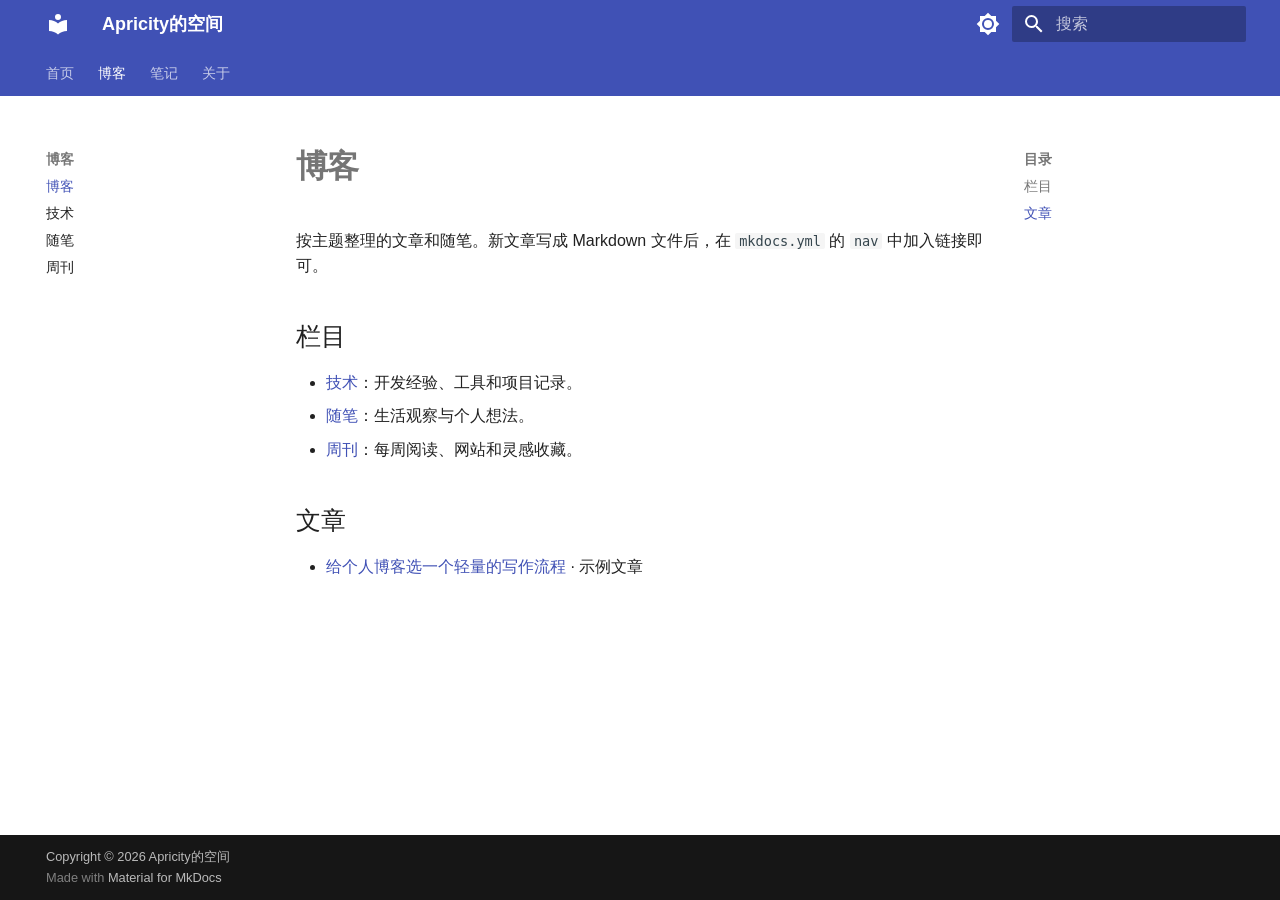
<file: blog/index.html>
<!doctype html>
<html lang="zh" class="no-js">
  <head>
    
      <meta charset="utf-8">
      <meta name="viewport" content="width=device-width,initial-scale=1">
      
        <meta name="description" content="记录学习笔记、阅读与日常想法">
      
      
        <meta name="author" content="Apricity">
      
      
      
        <link rel="prev" href="..">
      
      
        <link rel="next" href="technology/">
      
      
        
      
      
      <link rel="icon" href="../assets/images/favicon.png">
      <meta name="generator" content="mkdocs-1.6.1, mkdocs-material-9.7.7">
    
    
      
        <title>博客 - Apricity的空间</title>
      
    
    
      <link rel="stylesheet" href="../assets/stylesheets/main.ec1eaa64.min.css">
      
        
        <link rel="stylesheet" href="../assets/stylesheets/palette.ab4e12ef.min.css">
      
      


    
    
      
    
    
      
        
        
        <link rel="preconnect" href="https://fonts.gstatic.com" crossorigin>
        <link rel="stylesheet" href="https://fonts.googleapis.com/css?family=Roboto:300,300i,400,400i,700,700i%7CRoboto+Mono:400,400i,700,700i&display=fallback">
        <style>:root{--md-text-font:"Roboto";--md-code-font:"Roboto Mono"}</style>
      
    
    
      <link rel="stylesheet" href="../stylesheets/extra.css">
    
    <script>__md_scope=new URL("..",location),__md_hash=e=>[...e].reduce(((e,_)=>(e<<5)-e+_.charCodeAt(0)),0),__md_get=(e,_=localStorage,t=__md_scope)=>JSON.parse(_.getItem(t.pathname+"."+e)),__md_set=(e,_,t=localStorage,a=__md_scope)=>{try{t.setItem(a.pathname+"."+e,JSON.stringify(_))}catch(e){}}</script>
    
      

    
    
  </head>
  
  
    
    
      
    
    
    
    
    <body dir="ltr" data-md-color-scheme="default" data-md-color-primary="indigo" data-md-color-accent="teal">
  
    
    <input class="md-toggle" data-md-toggle="drawer" type="checkbox" id="__drawer" autocomplete="off">
    <input class="md-toggle" data-md-toggle="search" type="checkbox" id="__search" autocomplete="off">
    <label class="md-overlay" for="__drawer"></label>
    <div data-md-component="skip">
      
        
        <a href="#_1" class="md-skip">
          跳转至
        </a>
      
    </div>
    <div data-md-component="announce">
      
    </div>
    
    
      

<header class="md-header" data-md-component="header">
  <nav class="md-header__inner md-grid" aria-label="页眉">
    <a href=".." title="Apricity的空间" class="md-header__button md-logo" aria-label="Apricity的空间" data-md-component="logo">
      
  
  <svg xmlns="http://www.w3.org/2000/svg" viewBox="0 0 24 24"><path d="M12 8a3 3 0 0 0 3-3 3 3 0 0 0-3-3 3 3 0 0 0-3 3 3 3 0 0 0 3 3m0 3.54C9.64 9.35 6.5 8 3 8v11c3.5 0 6.64 1.35 9 3.54 2.36-2.19 5.5-3.54 9-3.54V8c-3.5 0-6.64 1.35-9 3.54"/></svg>

    </a>
    <label class="md-header__button md-icon" for="__drawer">
      
      <svg xmlns="http://www.w3.org/2000/svg" viewBox="0 0 24 24"><path d="M3 6h18v2H3zm0 5h18v2H3zm0 5h18v2H3z"/></svg>
    </label>
    <div class="md-header__title" data-md-component="header-title">
      <div class="md-header__ellipsis">
        <div class="md-header__topic">
          <span class="md-ellipsis">
            Apricity的空间
          </span>
        </div>
        <div class="md-header__topic" data-md-component="header-topic">
          <span class="md-ellipsis">
            
              博客
            
          </span>
        </div>
      </div>
    </div>
    
      
        <form class="md-header__option" data-md-component="palette">
  
    
    
    
    <input class="md-option" data-md-color-media="(prefers-color-scheme: light)" data-md-color-scheme="default" data-md-color-primary="indigo" data-md-color-accent="teal"  aria-label="切换到深色模式"  type="radio" name="__palette" id="__palette_0">
    
      <label class="md-header__button md-icon" title="切换到深色模式" for="__palette_1" hidden>
        <svg xmlns="http://www.w3.org/2000/svg" viewBox="0 0 24 24"><path d="M12 8a4 4 0 0 0-4 4 4 4 0 0 0 4 4 4 4 0 0 0 4-4 4 4 0 0 0-4-4m0 10a6 6 0 0 1-6-6 6 6 0 0 1 6-6 6 6 0 0 1 6 6 6 6 0 0 1-6 6m8-9.31V4h-4.69L12 .69 8.69 4H4v4.69L.69 12 4 15.31V20h4.69L12 23.31 15.31 20H20v-4.69L23.31 12z"/></svg>
      </label>
    
  
    
    
    
    <input class="md-option" data-md-color-media="(prefers-color-scheme: dark)" data-md-color-scheme="slate" data-md-color-primary="indigo" data-md-color-accent="teal"  aria-label="切换到浅色模式"  type="radio" name="__palette" id="__palette_1">
    
      <label class="md-header__button md-icon" title="切换到浅色模式" for="__palette_0" hidden>
        <svg xmlns="http://www.w3.org/2000/svg" viewBox="0 0 24 24"><path d="M12 18c-.89 0-1.74-.2-2.5-.55C11.56 16.5 13 14.42 13 12s-1.44-4.5-3.5-5.45C10.26 6.2 11.11 6 12 6a6 6 0 0 1 6 6 6 6 0 0 1-6 6m8-9.31V4h-4.69L12 .69 8.69 4H4v4.69L.69 12 4 15.31V20h4.69L12 23.31 15.31 20H20v-4.69L23.31 12z"/></svg>
      </label>
    
  
</form>
      
    
    
      <script>var palette=__md_get("__palette");if(palette&&palette.color){if("(prefers-color-scheme)"===palette.color.media){var media=matchMedia("(prefers-color-scheme: light)"),input=document.querySelector(media.matches?"[data-md-color-media='(prefers-color-scheme: light)']":"[data-md-color-media='(prefers-color-scheme: dark)']");palette.color.media=input.getAttribute("data-md-color-media"),palette.color.scheme=input.getAttribute("data-md-color-scheme"),palette.color.primary=input.getAttribute("data-md-color-primary"),palette.color.accent=input.getAttribute("data-md-color-accent")}for(var[key,value]of Object.entries(palette.color))document.body.setAttribute("data-md-color-"+key,value)}</script>
    
    
    
      
      
        <label class="md-header__button md-icon" for="__search">
          
          <svg xmlns="http://www.w3.org/2000/svg" viewBox="0 0 24 24"><path d="M9.5 3A6.5 6.5 0 0 1 16 9.5c0 1.61-.59 3.09-1.56 4.23l.27.27h.79l5 5-1.5 1.5-5-5v-.79l-.27-.27A6.52 6.52 0 0 1 9.5 16 6.5 6.5 0 0 1 3 9.5 6.5 6.5 0 0 1 9.5 3m0 2C7 5 5 7 5 9.5S7 14 9.5 14 14 12 14 9.5 12 5 9.5 5"/></svg>
        </label>
        <div class="md-search" data-md-component="search" role="dialog">
  <label class="md-search__overlay" for="__search"></label>
  <div class="md-search__inner" role="search">
    <form class="md-search__form" name="search">
      <input type="text" class="md-search__input" name="query" aria-label="搜索" placeholder="搜索" autocapitalize="off" autocorrect="off" autocomplete="off" spellcheck="false" data-md-component="search-query" required>
      <label class="md-search__icon md-icon" for="__search">
        
        <svg xmlns="http://www.w3.org/2000/svg" viewBox="0 0 24 24"><path d="M9.5 3A6.5 6.5 0 0 1 16 9.5c0 1.61-.59 3.09-1.56 4.23l.27.27h.79l5 5-1.5 1.5-5-5v-.79l-.27-.27A6.52 6.52 0 0 1 9.5 16 6.5 6.5 0 0 1 3 9.5 6.5 6.5 0 0 1 9.5 3m0 2C7 5 5 7 5 9.5S7 14 9.5 14 14 12 14 9.5 12 5 9.5 5"/></svg>
        
        <svg xmlns="http://www.w3.org/2000/svg" viewBox="0 0 24 24"><path d="M20 11v2H8l5.5 5.5-1.42 1.42L4.16 12l7.92-7.92L13.5 5.5 8 11z"/></svg>
      </label>
      <nav class="md-search__options" aria-label="查找">
        
        <button type="reset" class="md-search__icon md-icon" title="清空当前内容" aria-label="清空当前内容" tabindex="-1">
          
          <svg xmlns="http://www.w3.org/2000/svg" viewBox="0 0 24 24"><path d="M19 6.41 17.59 5 12 10.59 6.41 5 5 6.41 10.59 12 5 17.59 6.41 19 12 13.41 17.59 19 19 17.59 13.41 12z"/></svg>
        </button>
      </nav>
      
        <div class="md-search__suggest" data-md-component="search-suggest"></div>
      
    </form>
    <div class="md-search__output">
      <div class="md-search__scrollwrap" tabindex="0" data-md-scrollfix>
        <div class="md-search-result" data-md-component="search-result">
          <div class="md-search-result__meta">
            正在初始化搜索引擎
          </div>
          <ol class="md-search-result__list" role="presentation"></ol>
        </div>
      </div>
    </div>
  </div>
</div>
      
    
    
  </nav>
  
</header>
    
    <div class="md-container" data-md-component="container">
      
      
        
          
            
<nav class="md-tabs" aria-label="标签" data-md-component="tabs">
  <div class="md-grid">
    <ul class="md-tabs__list">
      
        
  
  
  
  
    <li class="md-tabs__item">
      <a href=".." class="md-tabs__link">
        
  
  
    
  
  首页

      </a>
    </li>
  

      
        
  
  
  
    
  
  
    
    
      <li class="md-tabs__item md-tabs__item--active">
        <a href="./" class="md-tabs__link">
          
  
  
  博客

        </a>
      </li>
    
  

      
        
  
  
  
  
    
    
      <li class="md-tabs__item">
        <a href="../notes/" class="md-tabs__link">
          
  
  
  笔记

        </a>
      </li>
    
  

      
        
  
  
  
  
    <li class="md-tabs__item">
      <a href="../about/" class="md-tabs__link">
        
  
  
    
  
  关于

      </a>
    </li>
  

      
    </ul>
  </div>
</nav>
          
        
      
      <main class="md-main" data-md-component="main">
        <div class="md-main__inner md-grid">
          
            
              
              <div class="md-sidebar md-sidebar--primary" data-md-component="sidebar" data-md-type="navigation" >
                <div class="md-sidebar__scrollwrap">
                  <div class="md-sidebar__inner">
                    


  


<nav class="md-nav md-nav--primary md-nav--lifted" aria-label="导航栏" data-md-level="0">
  <label class="md-nav__title" for="__drawer">
    <a href=".." title="Apricity的空间" class="md-nav__button md-logo" aria-label="Apricity的空间" data-md-component="logo">
      
  
  <svg xmlns="http://www.w3.org/2000/svg" viewBox="0 0 24 24"><path d="M12 8a3 3 0 0 0 3-3 3 3 0 0 0-3-3 3 3 0 0 0-3 3 3 3 0 0 0 3 3m0 3.54C9.64 9.35 6.5 8 3 8v11c3.5 0 6.64 1.35 9 3.54 2.36-2.19 5.5-3.54 9-3.54V8c-3.5 0-6.64 1.35-9 3.54"/></svg>

    </a>
    Apricity的空间
  </label>
  
  <ul class="md-nav__list" data-md-scrollfix>
    
      
      
  
  
  
  
    <li class="md-nav__item">
      <a href=".." class="md-nav__link">
        
  
  
  <span class="md-ellipsis">
    
  
    首页
  

    
  </span>
  
  

      </a>
    </li>
  

    
      
      
  
  
    
  
  
  
    
    
    
    
      
        
        
      
      
        
      
    
    
    <li class="md-nav__item md-nav__item--active md-nav__item--section md-nav__item--nested">
      
        
        
        <input class="md-nav__toggle md-toggle " type="checkbox" id="__nav_2" checked>
        
          
          <label class="md-nav__link" for="__nav_2" id="__nav_2_label" tabindex="">
            
  
  
  <span class="md-ellipsis">
    
  
    博客
  

    
  </span>
  
  

            <span class="md-nav__icon md-icon"></span>
          </label>
        
        <nav class="md-nav" data-md-level="1" aria-labelledby="__nav_2_label" aria-expanded="true">
          <label class="md-nav__title" for="__nav_2">
            <span class="md-nav__icon md-icon"></span>
            
  
    博客
  

          </label>
          <ul class="md-nav__list" data-md-scrollfix>
            
              
                
  
  
    
  
  
  
    <li class="md-nav__item md-nav__item--active">
      
      <input class="md-nav__toggle md-toggle" type="checkbox" id="__toc">
      
      
        
      
      
        <label class="md-nav__link md-nav__link--active" for="__toc">
          
  
  
  <span class="md-ellipsis">
    
  
    博客
  

    
  </span>
  
  

          <span class="md-nav__icon md-icon"></span>
        </label>
      
      <a href="./" class="md-nav__link md-nav__link--active">
        
  
  
  <span class="md-ellipsis">
    
  
    博客
  

    
  </span>
  
  

      </a>
      
        

<nav class="md-nav md-nav--secondary" aria-label="目录">
  
  
  
    
  
  
    <label class="md-nav__title" for="__toc">
      <span class="md-nav__icon md-icon"></span>
      目录
    </label>
    <ul class="md-nav__list" data-md-component="toc" data-md-scrollfix>
      
        <li class="md-nav__item">
  <a href="#_2" class="md-nav__link">
    <span class="md-ellipsis">
      
        栏目
      
    </span>
  </a>
  
</li>
      
        <li class="md-nav__item">
  <a href="#_3" class="md-nav__link">
    <span class="md-ellipsis">
      
        文章
      
    </span>
  </a>
  
</li>
      
    </ul>
  
</nav>
      
    </li>
  

              
            
              
                
  
  
  
  
    <li class="md-nav__item">
      <a href="technology/" class="md-nav__link">
        
  
  
  <span class="md-ellipsis">
    
  
    技术
  

    
  </span>
  
  

      </a>
    </li>
  

              
            
              
                
  
  
  
  
    <li class="md-nav__item">
      <a href="essays/" class="md-nav__link">
        
  
  
  <span class="md-ellipsis">
    
  
    随笔
  

    
  </span>
  
  

      </a>
    </li>
  

              
            
              
                
  
  
  
  
    <li class="md-nav__item">
      <a href="weekly/" class="md-nav__link">
        
  
  
  <span class="md-ellipsis">
    
  
    周刊
  

    
  </span>
  
  

      </a>
    </li>
  

              
            
          </ul>
        </nav>
      
    </li>
  

    
      
      
  
  
  
  
    
    
    
    
      
      
        
      
    
    
    <li class="md-nav__item md-nav__item--nested">
      
        
        
          
        
        <input class="md-nav__toggle md-toggle md-toggle--indeterminate" type="checkbox" id="__nav_3" >
        
          
          <label class="md-nav__link" for="__nav_3" id="__nav_3_label" tabindex="0">
            
  
  
  <span class="md-ellipsis">
    
  
    笔记
  

    
  </span>
  
  

            <span class="md-nav__icon md-icon"></span>
          </label>
        
        <nav class="md-nav" data-md-level="1" aria-labelledby="__nav_3_label" aria-expanded="false">
          <label class="md-nav__title" for="__nav_3">
            <span class="md-nav__icon md-icon"></span>
            
  
    笔记
  

          </label>
          <ul class="md-nav__list" data-md-scrollfix>
            
              
                
  
  
  
  
    <li class="md-nav__item">
      <a href="../notes/" class="md-nav__link">
        
  
  
  <span class="md-ellipsis">
    
  
    笔记
  

    
  </span>
  
  

      </a>
    </li>
  

              
            
              
                
  
  
  
  
    <li class="md-nav__item">
      <a href="../notes/reading/" class="md-nav__link">
        
  
  
  <span class="md-ellipsis">
    
  
    阅读
  

    
  </span>
  
  

      </a>
    </li>
  

              
            
              
                
  
  
  
  
    <li class="md-nav__item">
      <a href="../notes/study/" class="md-nav__link">
        
  
  
  <span class="md-ellipsis">
    
  
    学习
  

    
  </span>
  
  

      </a>
    </li>
  

              
            
          </ul>
        </nav>
      
    </li>
  

    
      
      
  
  
  
  
    <li class="md-nav__item">
      <a href="../about/" class="md-nav__link">
        
  
  
  <span class="md-ellipsis">
    
  
    关于
  

    
  </span>
  
  

      </a>
    </li>
  

    
  </ul>
</nav>
                  </div>
                </div>
              </div>
            
            
              
              <div class="md-sidebar md-sidebar--secondary" data-md-component="sidebar" data-md-type="toc" >
                <div class="md-sidebar__scrollwrap">
                  <div class="md-sidebar__inner">
                    

<nav class="md-nav md-nav--secondary" aria-label="目录">
  
  
  
    
  
  
    <label class="md-nav__title" for="__toc">
      <span class="md-nav__icon md-icon"></span>
      目录
    </label>
    <ul class="md-nav__list" data-md-component="toc" data-md-scrollfix>
      
        <li class="md-nav__item">
  <a href="#_2" class="md-nav__link">
    <span class="md-ellipsis">
      
        栏目
      
    </span>
  </a>
  
</li>
      
        <li class="md-nav__item">
  <a href="#_3" class="md-nav__link">
    <span class="md-ellipsis">
      
        文章
      
    </span>
  </a>
  
</li>
      
    </ul>
  
</nav>
                  </div>
                </div>
              </div>
            
          
          
            <div class="md-content" data-md-component="content">
              
              <article class="md-content__inner md-typeset">
                
                  



<h1 id="_1">博客</h1>
<p>按主题整理的文章和随笔。新文章写成 Markdown 文件后，在 <code>mkdocs.yml</code> 的 <code>nav</code> 中加入链接即可。</p>
<h2 id="_2">栏目</h2>
<ul>
<li><a href="technology/">技术</a>：开发经验、工具和项目记录。</li>
<li><a href="essays/">随笔</a>：生活观察与个人想法。</li>
<li><a href="weekly/">周刊</a>：每周阅读、网站和灵感收藏。</li>
</ul>
<h2 id="_3">文章</h2>
<ul>
<li><a href="first-post/">给个人博客选一个轻量的写作流程</a> · 示例文章</li>
</ul>












                
              </article>
            </div>
          
          
<script>var target=document.getElementById(location.hash.slice(1));target&&target.name&&(target.checked=target.name.startsWith("__tabbed_"))</script>
        </div>
        
          <button type="button" class="md-top md-icon" data-md-component="top" hidden>
  
  <svg xmlns="http://www.w3.org/2000/svg" viewBox="0 0 24 24"><path d="M13 20h-2V8l-5.5 5.5-1.42-1.42L12 4.16l7.92 7.92-1.42 1.42L13 8z"/></svg>
  回到页面顶部
</button>
        
      </main>
      
        <footer class="md-footer">
  
  <div class="md-footer-meta md-typeset">
    <div class="md-footer-meta__inner md-grid">
      <div class="md-copyright">
  
    <div class="md-copyright__highlight">
      Copyright &copy; 2026 Apricity的空间
    </div>
  
  
    Made with
    <a href="https://squidfunk.github.io/mkdocs-material/" target="_blank" rel="noopener">
      Material for MkDocs
    </a>
  
</div>
      
    </div>
  </div>
</footer>
      
    </div>
    <div class="md-dialog" data-md-component="dialog">
      <div class="md-dialog__inner md-typeset"></div>
    </div>
    
    
    
      
      
      <script id="__config" type="application/json">{"annotate": null, "base": "..", "features": ["navigation.tabs", "navigation.sections", "navigation.expand", "navigation.top", "search.suggest", "search.highlight", "content.code.copy"], "search": "../assets/javascripts/workers/search.2c215733.min.js", "tags": null, "translations": {"clipboard.copied": "\u5df2\u590d\u5236", "clipboard.copy": "\u590d\u5236", "search.result.more.one": "\u5728\u8be5\u9875\u4e0a\u8fd8\u6709 1 \u4e2a\u7b26\u5408\u6761\u4ef6\u7684\u7ed3\u679c", "search.result.more.other": "\u5728\u8be5\u9875\u4e0a\u8fd8\u6709 # \u4e2a\u7b26\u5408\u6761\u4ef6\u7684\u7ed3\u679c", "search.result.none": "\u6ca1\u6709\u627e\u5230\u7b26\u5408\u6761\u4ef6\u7684\u7ed3\u679c", "search.result.one": "\u627e\u5230 1 \u4e2a\u7b26\u5408\u6761\u4ef6\u7684\u7ed3\u679c", "search.result.other": "# \u4e2a\u7b26\u5408\u6761\u4ef6\u7684\u7ed3\u679c", "search.result.placeholder": "\u952e\u5165\u4ee5\u5f00\u59cb\u641c\u7d22", "search.result.term.missing": "\u7f3a\u5c11", "select.version": "\u9009\u62e9\u5f53\u524d\u7248\u672c"}, "version": null}</script>
    
    
      <script src="../assets/javascripts/bundle.d7400e89.min.js"></script>
      
    
  </body>
</html>
</file>
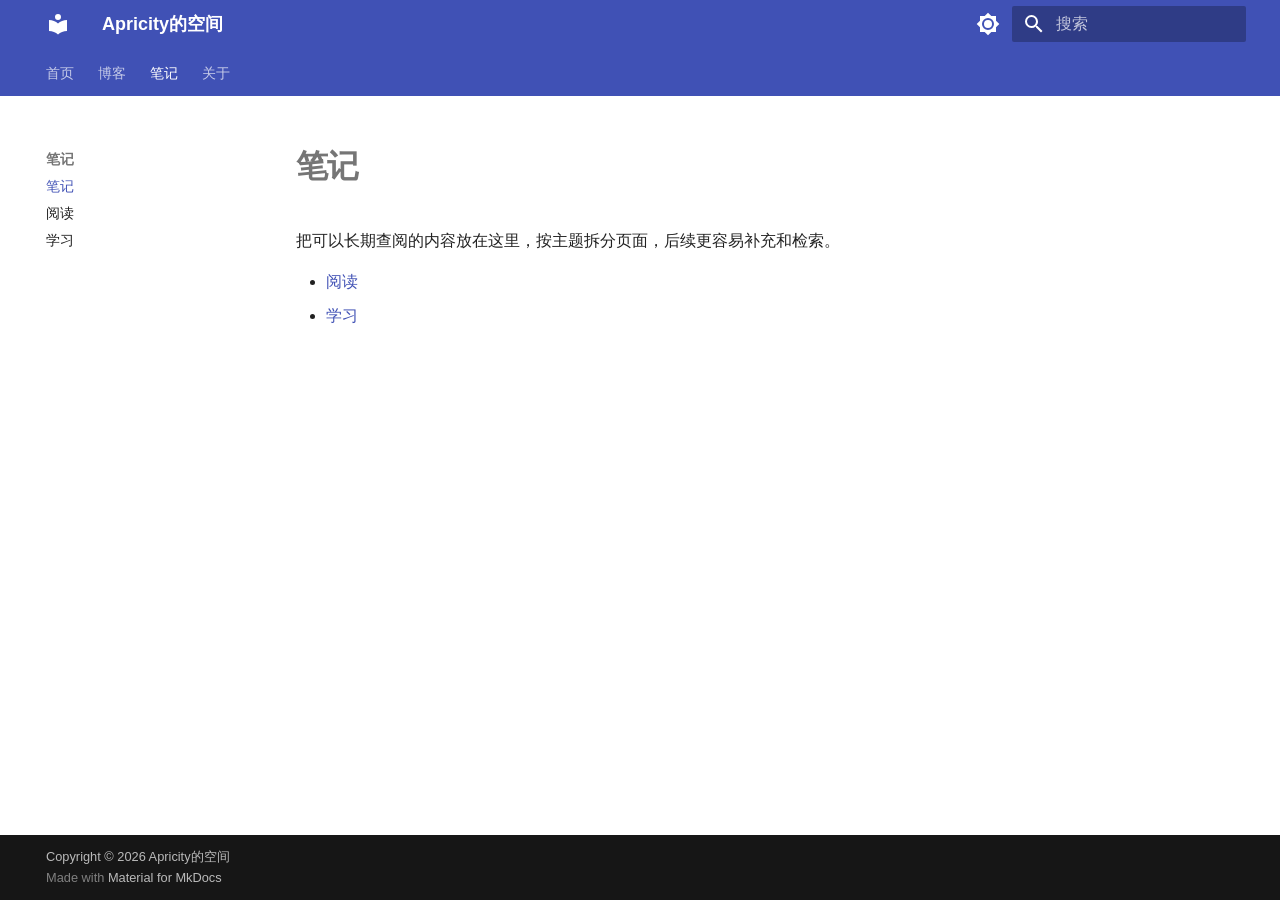
<file: notes/index.html>
<!doctype html>
<html lang="zh" class="no-js">
  <head>
    
      <meta charset="utf-8">
      <meta name="viewport" content="width=device-width,initial-scale=1">
      
        <meta name="description" content="记录学习笔记、阅读与日常想法">
      
      
        <meta name="author" content="Apricity">
      
      
      
        <link rel="prev" href="../blog/weekly/">
      
      
        <link rel="next" href="reading/">
      
      
        
      
      
      <link rel="icon" href="../assets/images/favicon.png">
      <meta name="generator" content="mkdocs-1.6.1, mkdocs-material-9.7.7">
    
    
      
        <title>笔记 - Apricity的空间</title>
      
    
    
      <link rel="stylesheet" href="../assets/stylesheets/main.ec1eaa64.min.css">
      
        
        <link rel="stylesheet" href="../assets/stylesheets/palette.ab4e12ef.min.css">
      
      


    
    
      
    
    
      
        
        
        <link rel="preconnect" href="https://fonts.gstatic.com" crossorigin>
        <link rel="stylesheet" href="https://fonts.googleapis.com/css?family=Roboto:300,300i,400,400i,700,700i%7CRoboto+Mono:400,400i,700,700i&display=fallback">
        <style>:root{--md-text-font:"Roboto";--md-code-font:"Roboto Mono"}</style>
      
    
    
      <link rel="stylesheet" href="../stylesheets/extra.css">
    
    <script>__md_scope=new URL("..",location),__md_hash=e=>[...e].reduce(((e,_)=>(e<<5)-e+_.charCodeAt(0)),0),__md_get=(e,_=localStorage,t=__md_scope)=>JSON.parse(_.getItem(t.pathname+"."+e)),__md_set=(e,_,t=localStorage,a=__md_scope)=>{try{t.setItem(a.pathname+"."+e,JSON.stringify(_))}catch(e){}}</script>
    
      

    
    
  </head>
  
  
    
    
      
    
    
    
    
    <body dir="ltr" data-md-color-scheme="default" data-md-color-primary="indigo" data-md-color-accent="teal">
  
    
    <input class="md-toggle" data-md-toggle="drawer" type="checkbox" id="__drawer" autocomplete="off">
    <input class="md-toggle" data-md-toggle="search" type="checkbox" id="__search" autocomplete="off">
    <label class="md-overlay" for="__drawer"></label>
    <div data-md-component="skip">
      
        
        <a href="#_1" class="md-skip">
          跳转至
        </a>
      
    </div>
    <div data-md-component="announce">
      
    </div>
    
    
      

<header class="md-header" data-md-component="header">
  <nav class="md-header__inner md-grid" aria-label="页眉">
    <a href=".." title="Apricity的空间" class="md-header__button md-logo" aria-label="Apricity的空间" data-md-component="logo">
      
  
  <svg xmlns="http://www.w3.org/2000/svg" viewBox="0 0 24 24"><path d="M12 8a3 3 0 0 0 3-3 3 3 0 0 0-3-3 3 3 0 0 0-3 3 3 3 0 0 0 3 3m0 3.54C9.64 9.35 6.5 8 3 8v11c3.5 0 6.64 1.35 9 3.54 2.36-2.19 5.5-3.54 9-3.54V8c-3.5 0-6.64 1.35-9 3.54"/></svg>

    </a>
    <label class="md-header__button md-icon" for="__drawer">
      
      <svg xmlns="http://www.w3.org/2000/svg" viewBox="0 0 24 24"><path d="M3 6h18v2H3zm0 5h18v2H3zm0 5h18v2H3z"/></svg>
    </label>
    <div class="md-header__title" data-md-component="header-title">
      <div class="md-header__ellipsis">
        <div class="md-header__topic">
          <span class="md-ellipsis">
            Apricity的空间
          </span>
        </div>
        <div class="md-header__topic" data-md-component="header-topic">
          <span class="md-ellipsis">
            
              笔记
            
          </span>
        </div>
      </div>
    </div>
    
      
        <form class="md-header__option" data-md-component="palette">
  
    
    
    
    <input class="md-option" data-md-color-media="(prefers-color-scheme: light)" data-md-color-scheme="default" data-md-color-primary="indigo" data-md-color-accent="teal"  aria-label="切换到深色模式"  type="radio" name="__palette" id="__palette_0">
    
      <label class="md-header__button md-icon" title="切换到深色模式" for="__palette_1" hidden>
        <svg xmlns="http://www.w3.org/2000/svg" viewBox="0 0 24 24"><path d="M12 8a4 4 0 0 0-4 4 4 4 0 0 0 4 4 4 4 0 0 0 4-4 4 4 0 0 0-4-4m0 10a6 6 0 0 1-6-6 6 6 0 0 1 6-6 6 6 0 0 1 6 6 6 6 0 0 1-6 6m8-9.31V4h-4.69L12 .69 8.69 4H4v4.69L.69 12 4 15.31V20h4.69L12 23.31 15.31 20H20v-4.69L23.31 12z"/></svg>
      </label>
    
  
    
    
    
    <input class="md-option" data-md-color-media="(prefers-color-scheme: dark)" data-md-color-scheme="slate" data-md-color-primary="indigo" data-md-color-accent="teal"  aria-label="切换到浅色模式"  type="radio" name="__palette" id="__palette_1">
    
      <label class="md-header__button md-icon" title="切换到浅色模式" for="__palette_0" hidden>
        <svg xmlns="http://www.w3.org/2000/svg" viewBox="0 0 24 24"><path d="M12 18c-.89 0-1.74-.2-2.5-.55C11.56 16.5 13 14.42 13 12s-1.44-4.5-3.5-5.45C10.26 6.2 11.11 6 12 6a6 6 0 0 1 6 6 6 6 0 0 1-6 6m8-9.31V4h-4.69L12 .69 8.69 4H4v4.69L.69 12 4 15.31V20h4.69L12 23.31 15.31 20H20v-4.69L23.31 12z"/></svg>
      </label>
    
  
</form>
      
    
    
      <script>var palette=__md_get("__palette");if(palette&&palette.color){if("(prefers-color-scheme)"===palette.color.media){var media=matchMedia("(prefers-color-scheme: light)"),input=document.querySelector(media.matches?"[data-md-color-media='(prefers-color-scheme: light)']":"[data-md-color-media='(prefers-color-scheme: dark)']");palette.color.media=input.getAttribute("data-md-color-media"),palette.color.scheme=input.getAttribute("data-md-color-scheme"),palette.color.primary=input.getAttribute("data-md-color-primary"),palette.color.accent=input.getAttribute("data-md-color-accent")}for(var[key,value]of Object.entries(palette.color))document.body.setAttribute("data-md-color-"+key,value)}</script>
    
    
    
      
      
        <label class="md-header__button md-icon" for="__search">
          
          <svg xmlns="http://www.w3.org/2000/svg" viewBox="0 0 24 24"><path d="M9.5 3A6.5 6.5 0 0 1 16 9.5c0 1.61-.59 3.09-1.56 4.23l.27.27h.79l5 5-1.5 1.5-5-5v-.79l-.27-.27A6.52 6.52 0 0 1 9.5 16 6.5 6.5 0 0 1 3 9.5 6.5 6.5 0 0 1 9.5 3m0 2C7 5 5 7 5 9.5S7 14 9.5 14 14 12 14 9.5 12 5 9.5 5"/></svg>
        </label>
        <div class="md-search" data-md-component="search" role="dialog">
  <label class="md-search__overlay" for="__search"></label>
  <div class="md-search__inner" role="search">
    <form class="md-search__form" name="search">
      <input type="text" class="md-search__input" name="query" aria-label="搜索" placeholder="搜索" autocapitalize="off" autocorrect="off" autocomplete="off" spellcheck="false" data-md-component="search-query" required>
      <label class="md-search__icon md-icon" for="__search">
        
        <svg xmlns="http://www.w3.org/2000/svg" viewBox="0 0 24 24"><path d="M9.5 3A6.5 6.5 0 0 1 16 9.5c0 1.61-.59 3.09-1.56 4.23l.27.27h.79l5 5-1.5 1.5-5-5v-.79l-.27-.27A6.52 6.52 0 0 1 9.5 16 6.5 6.5 0 0 1 3 9.5 6.5 6.5 0 0 1 9.5 3m0 2C7 5 5 7 5 9.5S7 14 9.5 14 14 12 14 9.5 12 5 9.5 5"/></svg>
        
        <svg xmlns="http://www.w3.org/2000/svg" viewBox="0 0 24 24"><path d="M20 11v2H8l5.5 5.5-1.42 1.42L4.16 12l7.92-7.92L13.5 5.5 8 11z"/></svg>
      </label>
      <nav class="md-search__options" aria-label="查找">
        
        <button type="reset" class="md-search__icon md-icon" title="清空当前内容" aria-label="清空当前内容" tabindex="-1">
          
          <svg xmlns="http://www.w3.org/2000/svg" viewBox="0 0 24 24"><path d="M19 6.41 17.59 5 12 10.59 6.41 5 5 6.41 10.59 12 5 17.59 6.41 19 12 13.41 17.59 19 19 17.59 13.41 12z"/></svg>
        </button>
      </nav>
      
        <div class="md-search__suggest" data-md-component="search-suggest"></div>
      
    </form>
    <div class="md-search__output">
      <div class="md-search__scrollwrap" tabindex="0" data-md-scrollfix>
        <div class="md-search-result" data-md-component="search-result">
          <div class="md-search-result__meta">
            正在初始化搜索引擎
          </div>
          <ol class="md-search-result__list" role="presentation"></ol>
        </div>
      </div>
    </div>
  </div>
</div>
      
    
    
  </nav>
  
</header>
    
    <div class="md-container" data-md-component="container">
      
      
        
          
            
<nav class="md-tabs" aria-label="标签" data-md-component="tabs">
  <div class="md-grid">
    <ul class="md-tabs__list">
      
        
  
  
  
  
    <li class="md-tabs__item">
      <a href=".." class="md-tabs__link">
        
  
  
    
  
  首页

      </a>
    </li>
  

      
        
  
  
  
  
    
    
      <li class="md-tabs__item">
        <a href="../blog/" class="md-tabs__link">
          
  
  
  博客

        </a>
      </li>
    
  

      
        
  
  
  
    
  
  
    
    
      <li class="md-tabs__item md-tabs__item--active">
        <a href="./" class="md-tabs__link">
          
  
  
  笔记

        </a>
      </li>
    
  

      
        
  
  
  
  
    <li class="md-tabs__item">
      <a href="../about/" class="md-tabs__link">
        
  
  
    
  
  关于

      </a>
    </li>
  

      
    </ul>
  </div>
</nav>
          
        
      
      <main class="md-main" data-md-component="main">
        <div class="md-main__inner md-grid">
          
            
              
              <div class="md-sidebar md-sidebar--primary" data-md-component="sidebar" data-md-type="navigation" >
                <div class="md-sidebar__scrollwrap">
                  <div class="md-sidebar__inner">
                    


  


<nav class="md-nav md-nav--primary md-nav--lifted" aria-label="导航栏" data-md-level="0">
  <label class="md-nav__title" for="__drawer">
    <a href=".." title="Apricity的空间" class="md-nav__button md-logo" aria-label="Apricity的空间" data-md-component="logo">
      
  
  <svg xmlns="http://www.w3.org/2000/svg" viewBox="0 0 24 24"><path d="M12 8a3 3 0 0 0 3-3 3 3 0 0 0-3-3 3 3 0 0 0-3 3 3 3 0 0 0 3 3m0 3.54C9.64 9.35 6.5 8 3 8v11c3.5 0 6.64 1.35 9 3.54 2.36-2.19 5.5-3.54 9-3.54V8c-3.5 0-6.64 1.35-9 3.54"/></svg>

    </a>
    Apricity的空间
  </label>
  
  <ul class="md-nav__list" data-md-scrollfix>
    
      
      
  
  
  
  
    <li class="md-nav__item">
      <a href=".." class="md-nav__link">
        
  
  
  <span class="md-ellipsis">
    
  
    首页
  

    
  </span>
  
  

      </a>
    </li>
  

    
      
      
  
  
  
  
    
    
    
    
      
      
        
      
    
    
    <li class="md-nav__item md-nav__item--nested">
      
        
        
          
        
        <input class="md-nav__toggle md-toggle md-toggle--indeterminate" type="checkbox" id="__nav_2" >
        
          
          <label class="md-nav__link" for="__nav_2" id="__nav_2_label" tabindex="0">
            
  
  
  <span class="md-ellipsis">
    
  
    博客
  

    
  </span>
  
  

            <span class="md-nav__icon md-icon"></span>
          </label>
        
        <nav class="md-nav" data-md-level="1" aria-labelledby="__nav_2_label" aria-expanded="false">
          <label class="md-nav__title" for="__nav_2">
            <span class="md-nav__icon md-icon"></span>
            
  
    博客
  

          </label>
          <ul class="md-nav__list" data-md-scrollfix>
            
              
                
  
  
  
  
    <li class="md-nav__item">
      <a href="../blog/" class="md-nav__link">
        
  
  
  <span class="md-ellipsis">
    
  
    博客
  

    
  </span>
  
  

      </a>
    </li>
  

              
            
              
                
  
  
  
  
    <li class="md-nav__item">
      <a href="../blog/technology/" class="md-nav__link">
        
  
  
  <span class="md-ellipsis">
    
  
    技术
  

    
  </span>
  
  

      </a>
    </li>
  

              
            
              
                
  
  
  
  
    <li class="md-nav__item">
      <a href="../blog/essays/" class="md-nav__link">
        
  
  
  <span class="md-ellipsis">
    
  
    随笔
  

    
  </span>
  
  

      </a>
    </li>
  

              
            
              
                
  
  
  
  
    <li class="md-nav__item">
      <a href="../blog/weekly/" class="md-nav__link">
        
  
  
  <span class="md-ellipsis">
    
  
    周刊
  

    
  </span>
  
  

      </a>
    </li>
  

              
            
          </ul>
        </nav>
      
    </li>
  

    
      
      
  
  
    
  
  
  
    
    
    
    
      
        
        
      
      
        
      
    
    
    <li class="md-nav__item md-nav__item--active md-nav__item--section md-nav__item--nested">
      
        
        
        <input class="md-nav__toggle md-toggle " type="checkbox" id="__nav_3" checked>
        
          
          <label class="md-nav__link" for="__nav_3" id="__nav_3_label" tabindex="">
            
  
  
  <span class="md-ellipsis">
    
  
    笔记
  

    
  </span>
  
  

            <span class="md-nav__icon md-icon"></span>
          </label>
        
        <nav class="md-nav" data-md-level="1" aria-labelledby="__nav_3_label" aria-expanded="true">
          <label class="md-nav__title" for="__nav_3">
            <span class="md-nav__icon md-icon"></span>
            
  
    笔记
  

          </label>
          <ul class="md-nav__list" data-md-scrollfix>
            
              
                
  
  
    
  
  
  
    <li class="md-nav__item md-nav__item--active">
      
      <input class="md-nav__toggle md-toggle" type="checkbox" id="__toc">
      
      
        
      
      
      <a href="./" class="md-nav__link md-nav__link--active">
        
  
  
  <span class="md-ellipsis">
    
  
    笔记
  

    
  </span>
  
  

      </a>
      
    </li>
  

              
            
              
                
  
  
  
  
    <li class="md-nav__item">
      <a href="reading/" class="md-nav__link">
        
  
  
  <span class="md-ellipsis">
    
  
    阅读
  

    
  </span>
  
  

      </a>
    </li>
  

              
            
              
                
  
  
  
  
    <li class="md-nav__item">
      <a href="study/" class="md-nav__link">
        
  
  
  <span class="md-ellipsis">
    
  
    学习
  

    
  </span>
  
  

      </a>
    </li>
  

              
            
          </ul>
        </nav>
      
    </li>
  

    
      
      
  
  
  
  
    <li class="md-nav__item">
      <a href="../about/" class="md-nav__link">
        
  
  
  <span class="md-ellipsis">
    
  
    关于
  

    
  </span>
  
  

      </a>
    </li>
  

    
  </ul>
</nav>
                  </div>
                </div>
              </div>
            
            
              
              <div class="md-sidebar md-sidebar--secondary" data-md-component="sidebar" data-md-type="toc" >
                <div class="md-sidebar__scrollwrap">
                  <div class="md-sidebar__inner">
                    

<nav class="md-nav md-nav--secondary" aria-label="目录">
  
  
  
    
  
  
</nav>
                  </div>
                </div>
              </div>
            
          
          
            <div class="md-content" data-md-component="content">
              
              <article class="md-content__inner md-typeset">
                
                  



<h1 id="_1">笔记</h1>
<p>把可以长期查阅的内容放在这里，按主题拆分页面，后续更容易补充和检索。</p>
<ul>
<li><a href="reading/">阅读</a></li>
<li><a href="study/">学习</a></li>
</ul>












                
              </article>
            </div>
          
          
<script>var target=document.getElementById(location.hash.slice(1));target&&target.name&&(target.checked=target.name.startsWith("__tabbed_"))</script>
        </div>
        
          <button type="button" class="md-top md-icon" data-md-component="top" hidden>
  
  <svg xmlns="http://www.w3.org/2000/svg" viewBox="0 0 24 24"><path d="M13 20h-2V8l-5.5 5.5-1.42-1.42L12 4.16l7.92 7.92-1.42 1.42L13 8z"/></svg>
  回到页面顶部
</button>
        
      </main>
      
        <footer class="md-footer">
  
  <div class="md-footer-meta md-typeset">
    <div class="md-footer-meta__inner md-grid">
      <div class="md-copyright">
  
    <div class="md-copyright__highlight">
      Copyright &copy; 2026 Apricity的空间
    </div>
  
  
    Made with
    <a href="https://squidfunk.github.io/mkdocs-material/" target="_blank" rel="noopener">
      Material for MkDocs
    </a>
  
</div>
      
    </div>
  </div>
</footer>
      
    </div>
    <div class="md-dialog" data-md-component="dialog">
      <div class="md-dialog__inner md-typeset"></div>
    </div>
    
    
    
      
      
      <script id="__config" type="application/json">{"annotate": null, "base": "..", "features": ["navigation.tabs", "navigation.sections", "navigation.expand", "navigation.top", "search.suggest", "search.highlight", "content.code.copy"], "search": "../assets/javascripts/workers/search.2c215733.min.js", "tags": null, "translations": {"clipboard.copied": "\u5df2\u590d\u5236", "clipboard.copy": "\u590d\u5236", "search.result.more.one": "\u5728\u8be5\u9875\u4e0a\u8fd8\u6709 1 \u4e2a\u7b26\u5408\u6761\u4ef6\u7684\u7ed3\u679c", "search.result.more.other": "\u5728\u8be5\u9875\u4e0a\u8fd8\u6709 # \u4e2a\u7b26\u5408\u6761\u4ef6\u7684\u7ed3\u679c", "search.result.none": "\u6ca1\u6709\u627e\u5230\u7b26\u5408\u6761\u4ef6\u7684\u7ed3\u679c", "search.result.one": "\u627e\u5230 1 \u4e2a\u7b26\u5408\u6761\u4ef6\u7684\u7ed3\u679c", "search.result.other": "# \u4e2a\u7b26\u5408\u6761\u4ef6\u7684\u7ed3\u679c", "search.result.placeholder": "\u952e\u5165\u4ee5\u5f00\u59cb\u641c\u7d22", "search.result.term.missing": "\u7f3a\u5c11", "select.version": "\u9009\u62e9\u5f53\u524d\u7248\u672c"}, "version": null}</script>
    
    
      <script src="../assets/javascripts/bundle.d7400e89.min.js"></script>
      
    
  </body>
</html>
</file>
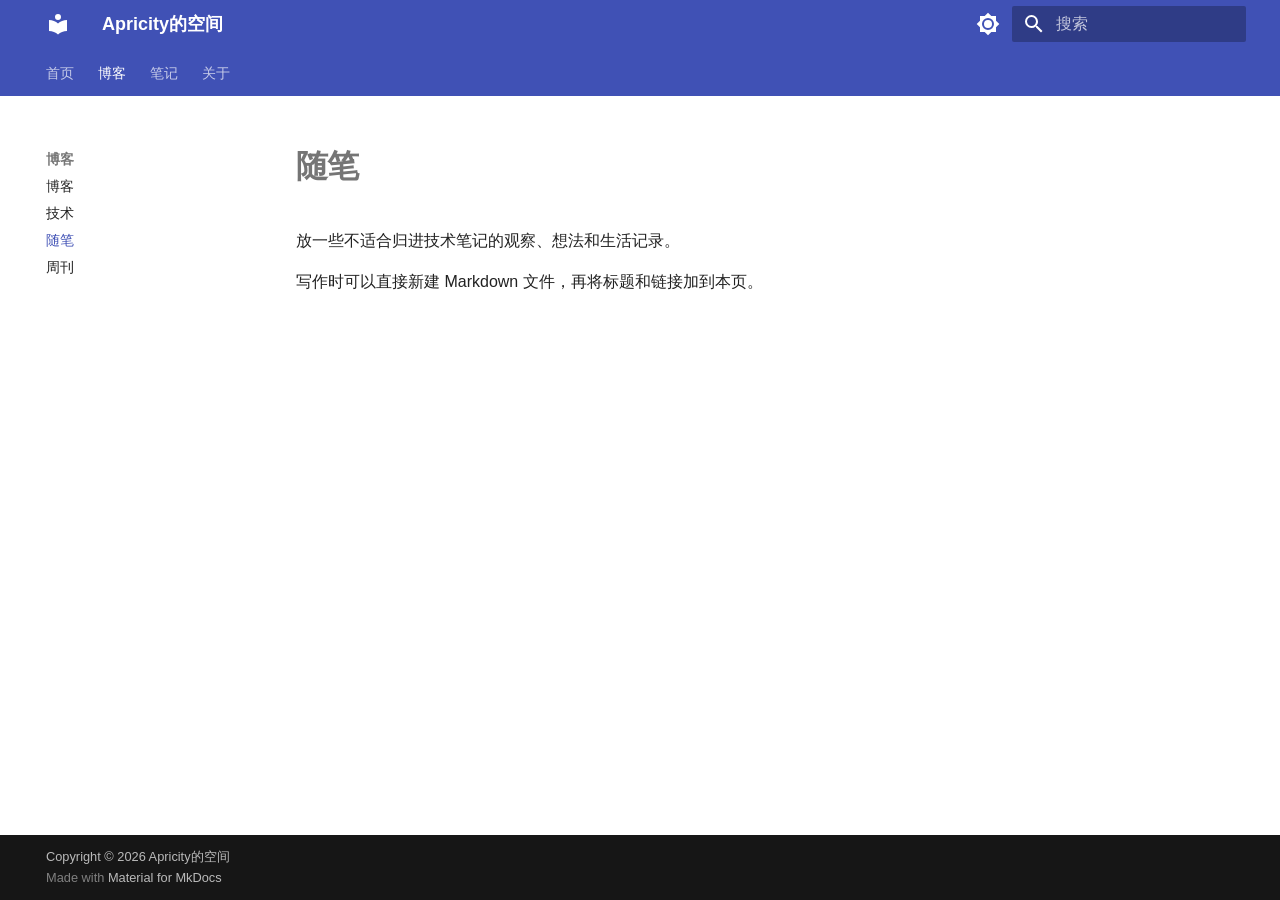
<file: blog/essays/index.html>
<!doctype html>
<html lang="zh" class="no-js">
  <head>
    
      <meta charset="utf-8">
      <meta name="viewport" content="width=device-width,initial-scale=1">
      
        <meta name="description" content="记录学习笔记、阅读与日常想法">
      
      
        <meta name="author" content="Apricity">
      
      
      
        <link rel="prev" href="../technology/">
      
      
        <link rel="next" href="../weekly/">
      
      
        
      
      
      <link rel="icon" href="../../assets/images/favicon.png">
      <meta name="generator" content="mkdocs-1.6.1, mkdocs-material-9.7.7">
    
    
      
        <title>随笔 - Apricity的空间</title>
      
    
    
      <link rel="stylesheet" href="../../assets/stylesheets/main.ec1eaa64.min.css">
      
        
        <link rel="stylesheet" href="../../assets/stylesheets/palette.ab4e12ef.min.css">
      
      


    
    
      
    
    
      
        
        
        <link rel="preconnect" href="https://fonts.gstatic.com" crossorigin>
        <link rel="stylesheet" href="https://fonts.googleapis.com/css?family=Roboto:300,300i,400,400i,700,700i%7CRoboto+Mono:400,400i,700,700i&display=fallback">
        <style>:root{--md-text-font:"Roboto";--md-code-font:"Roboto Mono"}</style>
      
    
    
      <link rel="stylesheet" href="../../stylesheets/extra.css">
    
    <script>__md_scope=new URL("../..",location),__md_hash=e=>[...e].reduce(((e,_)=>(e<<5)-e+_.charCodeAt(0)),0),__md_get=(e,_=localStorage,t=__md_scope)=>JSON.parse(_.getItem(t.pathname+"."+e)),__md_set=(e,_,t=localStorage,a=__md_scope)=>{try{t.setItem(a.pathname+"."+e,JSON.stringify(_))}catch(e){}}</script>
    
      

    
    
  </head>
  
  
    
    
      
    
    
    
    
    <body dir="ltr" data-md-color-scheme="default" data-md-color-primary="indigo" data-md-color-accent="teal">
  
    
    <input class="md-toggle" data-md-toggle="drawer" type="checkbox" id="__drawer" autocomplete="off">
    <input class="md-toggle" data-md-toggle="search" type="checkbox" id="__search" autocomplete="off">
    <label class="md-overlay" for="__drawer"></label>
    <div data-md-component="skip">
      
        
        <a href="#_1" class="md-skip">
          跳转至
        </a>
      
    </div>
    <div data-md-component="announce">
      
    </div>
    
    
      

<header class="md-header" data-md-component="header">
  <nav class="md-header__inner md-grid" aria-label="页眉">
    <a href="../.." title="Apricity的空间" class="md-header__button md-logo" aria-label="Apricity的空间" data-md-component="logo">
      
  
  <svg xmlns="http://www.w3.org/2000/svg" viewBox="0 0 24 24"><path d="M12 8a3 3 0 0 0 3-3 3 3 0 0 0-3-3 3 3 0 0 0-3 3 3 3 0 0 0 3 3m0 3.54C9.64 9.35 6.5 8 3 8v11c3.5 0 6.64 1.35 9 3.54 2.36-2.19 5.5-3.54 9-3.54V8c-3.5 0-6.64 1.35-9 3.54"/></svg>

    </a>
    <label class="md-header__button md-icon" for="__drawer">
      
      <svg xmlns="http://www.w3.org/2000/svg" viewBox="0 0 24 24"><path d="M3 6h18v2H3zm0 5h18v2H3zm0 5h18v2H3z"/></svg>
    </label>
    <div class="md-header__title" data-md-component="header-title">
      <div class="md-header__ellipsis">
        <div class="md-header__topic">
          <span class="md-ellipsis">
            Apricity的空间
          </span>
        </div>
        <div class="md-header__topic" data-md-component="header-topic">
          <span class="md-ellipsis">
            
              随笔
            
          </span>
        </div>
      </div>
    </div>
    
      
        <form class="md-header__option" data-md-component="palette">
  
    
    
    
    <input class="md-option" data-md-color-media="(prefers-color-scheme: light)" data-md-color-scheme="default" data-md-color-primary="indigo" data-md-color-accent="teal"  aria-label="切换到深色模式"  type="radio" name="__palette" id="__palette_0">
    
      <label class="md-header__button md-icon" title="切换到深色模式" for="__palette_1" hidden>
        <svg xmlns="http://www.w3.org/2000/svg" viewBox="0 0 24 24"><path d="M12 8a4 4 0 0 0-4 4 4 4 0 0 0 4 4 4 4 0 0 0 4-4 4 4 0 0 0-4-4m0 10a6 6 0 0 1-6-6 6 6 0 0 1 6-6 6 6 0 0 1 6 6 6 6 0 0 1-6 6m8-9.31V4h-4.69L12 .69 8.69 4H4v4.69L.69 12 4 15.31V20h4.69L12 23.31 15.31 20H20v-4.69L23.31 12z"/></svg>
      </label>
    
  
    
    
    
    <input class="md-option" data-md-color-media="(prefers-color-scheme: dark)" data-md-color-scheme="slate" data-md-color-primary="indigo" data-md-color-accent="teal"  aria-label="切换到浅色模式"  type="radio" name="__palette" id="__palette_1">
    
      <label class="md-header__button md-icon" title="切换到浅色模式" for="__palette_0" hidden>
        <svg xmlns="http://www.w3.org/2000/svg" viewBox="0 0 24 24"><path d="M12 18c-.89 0-1.74-.2-2.5-.55C11.56 16.5 13 14.42 13 12s-1.44-4.5-3.5-5.45C10.26 6.2 11.11 6 12 6a6 6 0 0 1 6 6 6 6 0 0 1-6 6m8-9.31V4h-4.69L12 .69 8.69 4H4v4.69L.69 12 4 15.31V20h4.69L12 23.31 15.31 20H20v-4.69L23.31 12z"/></svg>
      </label>
    
  
</form>
      
    
    
      <script>var palette=__md_get("__palette");if(palette&&palette.color){if("(prefers-color-scheme)"===palette.color.media){var media=matchMedia("(prefers-color-scheme: light)"),input=document.querySelector(media.matches?"[data-md-color-media='(prefers-color-scheme: light)']":"[data-md-color-media='(prefers-color-scheme: dark)']");palette.color.media=input.getAttribute("data-md-color-media"),palette.color.scheme=input.getAttribute("data-md-color-scheme"),palette.color.primary=input.getAttribute("data-md-color-primary"),palette.color.accent=input.getAttribute("data-md-color-accent")}for(var[key,value]of Object.entries(palette.color))document.body.setAttribute("data-md-color-"+key,value)}</script>
    
    
    
      
      
        <label class="md-header__button md-icon" for="__search">
          
          <svg xmlns="http://www.w3.org/2000/svg" viewBox="0 0 24 24"><path d="M9.5 3A6.5 6.5 0 0 1 16 9.5c0 1.61-.59 3.09-1.56 4.23l.27.27h.79l5 5-1.5 1.5-5-5v-.79l-.27-.27A6.52 6.52 0 0 1 9.5 16 6.5 6.5 0 0 1 3 9.5 6.5 6.5 0 0 1 9.5 3m0 2C7 5 5 7 5 9.5S7 14 9.5 14 14 12 14 9.5 12 5 9.5 5"/></svg>
        </label>
        <div class="md-search" data-md-component="search" role="dialog">
  <label class="md-search__overlay" for="__search"></label>
  <div class="md-search__inner" role="search">
    <form class="md-search__form" name="search">
      <input type="text" class="md-search__input" name="query" aria-label="搜索" placeholder="搜索" autocapitalize="off" autocorrect="off" autocomplete="off" spellcheck="false" data-md-component="search-query" required>
      <label class="md-search__icon md-icon" for="__search">
        
        <svg xmlns="http://www.w3.org/2000/svg" viewBox="0 0 24 24"><path d="M9.5 3A6.5 6.5 0 0 1 16 9.5c0 1.61-.59 3.09-1.56 4.23l.27.27h.79l5 5-1.5 1.5-5-5v-.79l-.27-.27A6.52 6.52 0 0 1 9.5 16 6.5 6.5 0 0 1 3 9.5 6.5 6.5 0 0 1 9.5 3m0 2C7 5 5 7 5 9.5S7 14 9.5 14 14 12 14 9.5 12 5 9.5 5"/></svg>
        
        <svg xmlns="http://www.w3.org/2000/svg" viewBox="0 0 24 24"><path d="M20 11v2H8l5.5 5.5-1.42 1.42L4.16 12l7.92-7.92L13.5 5.5 8 11z"/></svg>
      </label>
      <nav class="md-search__options" aria-label="查找">
        
        <button type="reset" class="md-search__icon md-icon" title="清空当前内容" aria-label="清空当前内容" tabindex="-1">
          
          <svg xmlns="http://www.w3.org/2000/svg" viewBox="0 0 24 24"><path d="M19 6.41 17.59 5 12 10.59 6.41 5 5 6.41 10.59 12 5 17.59 6.41 19 12 13.41 17.59 19 19 17.59 13.41 12z"/></svg>
        </button>
      </nav>
      
        <div class="md-search__suggest" data-md-component="search-suggest"></div>
      
    </form>
    <div class="md-search__output">
      <div class="md-search__scrollwrap" tabindex="0" data-md-scrollfix>
        <div class="md-search-result" data-md-component="search-result">
          <div class="md-search-result__meta">
            正在初始化搜索引擎
          </div>
          <ol class="md-search-result__list" role="presentation"></ol>
        </div>
      </div>
    </div>
  </div>
</div>
      
    
    
  </nav>
  
</header>
    
    <div class="md-container" data-md-component="container">
      
      
        
          
            
<nav class="md-tabs" aria-label="标签" data-md-component="tabs">
  <div class="md-grid">
    <ul class="md-tabs__list">
      
        
  
  
  
  
    <li class="md-tabs__item">
      <a href="../.." class="md-tabs__link">
        
  
  
    
  
  首页

      </a>
    </li>
  

      
        
  
  
  
    
  
  
    
    
      <li class="md-tabs__item md-tabs__item--active">
        <a href="../" class="md-tabs__link">
          
  
  
  博客

        </a>
      </li>
    
  

      
        
  
  
  
  
    
    
      <li class="md-tabs__item">
        <a href="../../notes/" class="md-tabs__link">
          
  
  
  笔记

        </a>
      </li>
    
  

      
        
  
  
  
  
    <li class="md-tabs__item">
      <a href="../../about/" class="md-tabs__link">
        
  
  
    
  
  关于

      </a>
    </li>
  

      
    </ul>
  </div>
</nav>
          
        
      
      <main class="md-main" data-md-component="main">
        <div class="md-main__inner md-grid">
          
            
              
              <div class="md-sidebar md-sidebar--primary" data-md-component="sidebar" data-md-type="navigation" >
                <div class="md-sidebar__scrollwrap">
                  <div class="md-sidebar__inner">
                    


  


<nav class="md-nav md-nav--primary md-nav--lifted" aria-label="导航栏" data-md-level="0">
  <label class="md-nav__title" for="__drawer">
    <a href="../.." title="Apricity的空间" class="md-nav__button md-logo" aria-label="Apricity的空间" data-md-component="logo">
      
  
  <svg xmlns="http://www.w3.org/2000/svg" viewBox="0 0 24 24"><path d="M12 8a3 3 0 0 0 3-3 3 3 0 0 0-3-3 3 3 0 0 0-3 3 3 3 0 0 0 3 3m0 3.54C9.64 9.35 6.5 8 3 8v11c3.5 0 6.64 1.35 9 3.54 2.36-2.19 5.5-3.54 9-3.54V8c-3.5 0-6.64 1.35-9 3.54"/></svg>

    </a>
    Apricity的空间
  </label>
  
  <ul class="md-nav__list" data-md-scrollfix>
    
      
      
  
  
  
  
    <li class="md-nav__item">
      <a href="../.." class="md-nav__link">
        
  
  
  <span class="md-ellipsis">
    
  
    首页
  

    
  </span>
  
  

      </a>
    </li>
  

    
      
      
  
  
    
  
  
  
    
    
    
    
      
        
        
      
      
        
      
    
    
    <li class="md-nav__item md-nav__item--active md-nav__item--section md-nav__item--nested">
      
        
        
        <input class="md-nav__toggle md-toggle " type="checkbox" id="__nav_2" checked>
        
          
          <label class="md-nav__link" for="__nav_2" id="__nav_2_label" tabindex="">
            
  
  
  <span class="md-ellipsis">
    
  
    博客
  

    
  </span>
  
  

            <span class="md-nav__icon md-icon"></span>
          </label>
        
        <nav class="md-nav" data-md-level="1" aria-labelledby="__nav_2_label" aria-expanded="true">
          <label class="md-nav__title" for="__nav_2">
            <span class="md-nav__icon md-icon"></span>
            
  
    博客
  

          </label>
          <ul class="md-nav__list" data-md-scrollfix>
            
              
                
  
  
  
  
    <li class="md-nav__item">
      <a href="../" class="md-nav__link">
        
  
  
  <span class="md-ellipsis">
    
  
    博客
  

    
  </span>
  
  

      </a>
    </li>
  

              
            
              
                
  
  
  
  
    <li class="md-nav__item">
      <a href="../technology/" class="md-nav__link">
        
  
  
  <span class="md-ellipsis">
    
  
    技术
  

    
  </span>
  
  

      </a>
    </li>
  

              
            
              
                
  
  
    
  
  
  
    <li class="md-nav__item md-nav__item--active">
      
      <input class="md-nav__toggle md-toggle" type="checkbox" id="__toc">
      
      
        
      
      
      <a href="./" class="md-nav__link md-nav__link--active">
        
  
  
  <span class="md-ellipsis">
    
  
    随笔
  

    
  </span>
  
  

      </a>
      
    </li>
  

              
            
              
                
  
  
  
  
    <li class="md-nav__item">
      <a href="../weekly/" class="md-nav__link">
        
  
  
  <span class="md-ellipsis">
    
  
    周刊
  

    
  </span>
  
  

      </a>
    </li>
  

              
            
          </ul>
        </nav>
      
    </li>
  

    
      
      
  
  
  
  
    
    
    
    
      
      
        
      
    
    
    <li class="md-nav__item md-nav__item--nested">
      
        
        
          
        
        <input class="md-nav__toggle md-toggle md-toggle--indeterminate" type="checkbox" id="__nav_3" >
        
          
          <label class="md-nav__link" for="__nav_3" id="__nav_3_label" tabindex="0">
            
  
  
  <span class="md-ellipsis">
    
  
    笔记
  

    
  </span>
  
  

            <span class="md-nav__icon md-icon"></span>
          </label>
        
        <nav class="md-nav" data-md-level="1" aria-labelledby="__nav_3_label" aria-expanded="false">
          <label class="md-nav__title" for="__nav_3">
            <span class="md-nav__icon md-icon"></span>
            
  
    笔记
  

          </label>
          <ul class="md-nav__list" data-md-scrollfix>
            
              
                
  
  
  
  
    <li class="md-nav__item">
      <a href="../../notes/" class="md-nav__link">
        
  
  
  <span class="md-ellipsis">
    
  
    笔记
  

    
  </span>
  
  

      </a>
    </li>
  

              
            
              
                
  
  
  
  
    <li class="md-nav__item">
      <a href="../../notes/reading/" class="md-nav__link">
        
  
  
  <span class="md-ellipsis">
    
  
    阅读
  

    
  </span>
  
  

      </a>
    </li>
  

              
            
              
                
  
  
  
  
    <li class="md-nav__item">
      <a href="../../notes/study/" class="md-nav__link">
        
  
  
  <span class="md-ellipsis">
    
  
    学习
  

    
  </span>
  
  

      </a>
    </li>
  

              
            
          </ul>
        </nav>
      
    </li>
  

    
      
      
  
  
  
  
    <li class="md-nav__item">
      <a href="../../about/" class="md-nav__link">
        
  
  
  <span class="md-ellipsis">
    
  
    关于
  

    
  </span>
  
  

      </a>
    </li>
  

    
  </ul>
</nav>
                  </div>
                </div>
              </div>
            
            
              
              <div class="md-sidebar md-sidebar--secondary" data-md-component="sidebar" data-md-type="toc" >
                <div class="md-sidebar__scrollwrap">
                  <div class="md-sidebar__inner">
                    

<nav class="md-nav md-nav--secondary" aria-label="目录">
  
  
  
    
  
  
</nav>
                  </div>
                </div>
              </div>
            
          
          
            <div class="md-content" data-md-component="content">
              
              <article class="md-content__inner md-typeset">
                
                  



<h1 id="_1">随笔</h1>
<p>放一些不适合归进技术笔记的观察、想法和生活记录。</p>
<p>写作时可以直接新建 Markdown 文件，再将标题和链接加到本页。</p>












                
              </article>
            </div>
          
          
<script>var target=document.getElementById(location.hash.slice(1));target&&target.name&&(target.checked=target.name.startsWith("__tabbed_"))</script>
        </div>
        
          <button type="button" class="md-top md-icon" data-md-component="top" hidden>
  
  <svg xmlns="http://www.w3.org/2000/svg" viewBox="0 0 24 24"><path d="M13 20h-2V8l-5.5 5.5-1.42-1.42L12 4.16l7.92 7.92-1.42 1.42L13 8z"/></svg>
  回到页面顶部
</button>
        
      </main>
      
        <footer class="md-footer">
  
  <div class="md-footer-meta md-typeset">
    <div class="md-footer-meta__inner md-grid">
      <div class="md-copyright">
  
    <div class="md-copyright__highlight">
      Copyright &copy; 2026 Apricity的空间
    </div>
  
  
    Made with
    <a href="https://squidfunk.github.io/mkdocs-material/" target="_blank" rel="noopener">
      Material for MkDocs
    </a>
  
</div>
      
    </div>
  </div>
</footer>
      
    </div>
    <div class="md-dialog" data-md-component="dialog">
      <div class="md-dialog__inner md-typeset"></div>
    </div>
    
    
    
      
      
      <script id="__config" type="application/json">{"annotate": null, "base": "../..", "features": ["navigation.tabs", "navigation.sections", "navigation.expand", "navigation.top", "search.suggest", "search.highlight", "content.code.copy"], "search": "../../assets/javascripts/workers/search.2c215733.min.js", "tags": null, "translations": {"clipboard.copied": "\u5df2\u590d\u5236", "clipboard.copy": "\u590d\u5236", "search.result.more.one": "\u5728\u8be5\u9875\u4e0a\u8fd8\u6709 1 \u4e2a\u7b26\u5408\u6761\u4ef6\u7684\u7ed3\u679c", "search.result.more.other": "\u5728\u8be5\u9875\u4e0a\u8fd8\u6709 # \u4e2a\u7b26\u5408\u6761\u4ef6\u7684\u7ed3\u679c", "search.result.none": "\u6ca1\u6709\u627e\u5230\u7b26\u5408\u6761\u4ef6\u7684\u7ed3\u679c", "search.result.one": "\u627e\u5230 1 \u4e2a\u7b26\u5408\u6761\u4ef6\u7684\u7ed3\u679c", "search.result.other": "# \u4e2a\u7b26\u5408\u6761\u4ef6\u7684\u7ed3\u679c", "search.result.placeholder": "\u952e\u5165\u4ee5\u5f00\u59cb\u641c\u7d22", "search.result.term.missing": "\u7f3a\u5c11", "select.version": "\u9009\u62e9\u5f53\u524d\u7248\u672c"}, "version": null}</script>
    
    
      <script src="../../assets/javascripts/bundle.d7400e89.min.js"></script>
      
    
  </body>
</html>
</file>
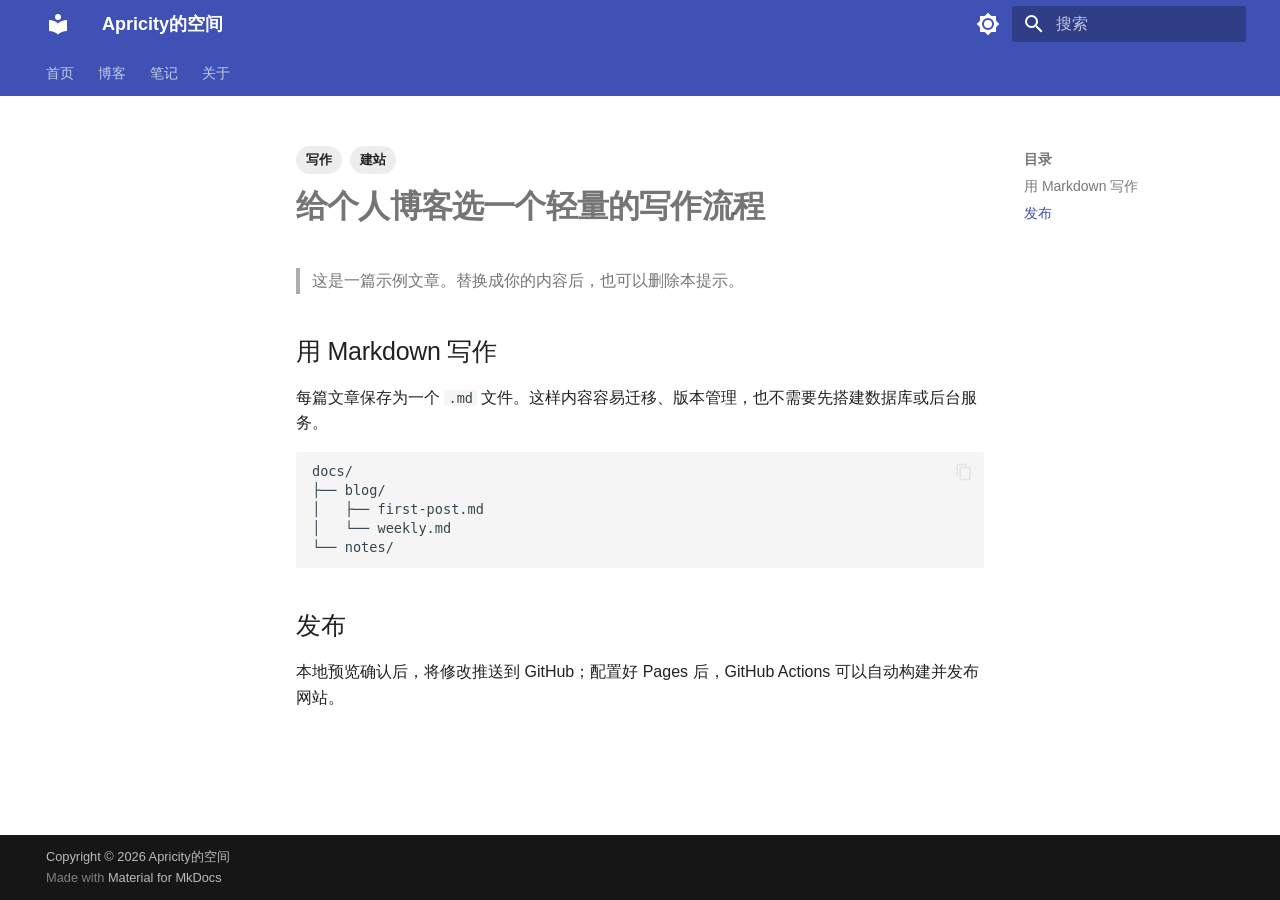
<file: blog/first-post/index.html>
<!doctype html>
<html lang="zh" class="no-js">
  <head>
    
      <meta charset="utf-8">
      <meta name="viewport" content="width=device-width,initial-scale=1">
      
        <meta name="description" content="记录学习笔记、阅读与日常想法">
      
      
        <meta name="author" content="Apricity">
      
      
      
      
      
        
      
      
      <link rel="icon" href="../../assets/images/favicon.png">
      <meta name="generator" content="mkdocs-1.6.1, mkdocs-material-9.7.7">
    
    
      
        <title>给个人博客选一个轻量的写作流程 - Apricity的空间</title>
      
    
    
      <link rel="stylesheet" href="../../assets/stylesheets/main.ec1eaa64.min.css">
      
        
        <link rel="stylesheet" href="../../assets/stylesheets/palette.ab4e12ef.min.css">
      
      


    
    
      
    
    
      
        
        
        <link rel="preconnect" href="https://fonts.gstatic.com" crossorigin>
        <link rel="stylesheet" href="https://fonts.googleapis.com/css?family=Roboto:300,300i,400,400i,700,700i%7CRoboto+Mono:400,400i,700,700i&display=fallback">
        <style>:root{--md-text-font:"Roboto";--md-code-font:"Roboto Mono"}</style>
      
    
    
      <link rel="stylesheet" href="../../stylesheets/extra.css">
    
    <script>__md_scope=new URL("../..",location),__md_hash=e=>[...e].reduce(((e,_)=>(e<<5)-e+_.charCodeAt(0)),0),__md_get=(e,_=localStorage,t=__md_scope)=>JSON.parse(_.getItem(t.pathname+"."+e)),__md_set=(e,_,t=localStorage,a=__md_scope)=>{try{t.setItem(a.pathname+"."+e,JSON.stringify(_))}catch(e){}}</script>
    
      

    
    
  </head>
  
  
    
    
      
    
    
    
    
    <body dir="ltr" data-md-color-scheme="default" data-md-color-primary="indigo" data-md-color-accent="teal">
  
    
    <input class="md-toggle" data-md-toggle="drawer" type="checkbox" id="__drawer" autocomplete="off">
    <input class="md-toggle" data-md-toggle="search" type="checkbox" id="__search" autocomplete="off">
    <label class="md-overlay" for="__drawer"></label>
    <div data-md-component="skip">
      
        
        <a href="#_1" class="md-skip">
          跳转至
        </a>
      
    </div>
    <div data-md-component="announce">
      
    </div>
    
    
      

<header class="md-header" data-md-component="header">
  <nav class="md-header__inner md-grid" aria-label="页眉">
    <a href="../.." title="Apricity的空间" class="md-header__button md-logo" aria-label="Apricity的空间" data-md-component="logo">
      
  
  <svg xmlns="http://www.w3.org/2000/svg" viewBox="0 0 24 24"><path d="M12 8a3 3 0 0 0 3-3 3 3 0 0 0-3-3 3 3 0 0 0-3 3 3 3 0 0 0 3 3m0 3.54C9.64 9.35 6.5 8 3 8v11c3.5 0 6.64 1.35 9 3.54 2.36-2.19 5.5-3.54 9-3.54V8c-3.5 0-6.64 1.35-9 3.54"/></svg>

    </a>
    <label class="md-header__button md-icon" for="__drawer">
      
      <svg xmlns="http://www.w3.org/2000/svg" viewBox="0 0 24 24"><path d="M3 6h18v2H3zm0 5h18v2H3zm0 5h18v2H3z"/></svg>
    </label>
    <div class="md-header__title" data-md-component="header-title">
      <div class="md-header__ellipsis">
        <div class="md-header__topic">
          <span class="md-ellipsis">
            Apricity的空间
          </span>
        </div>
        <div class="md-header__topic" data-md-component="header-topic">
          <span class="md-ellipsis">
            
              给个人博客选一个轻量的写作流程
            
          </span>
        </div>
      </div>
    </div>
    
      
        <form class="md-header__option" data-md-component="palette">
  
    
    
    
    <input class="md-option" data-md-color-media="(prefers-color-scheme: light)" data-md-color-scheme="default" data-md-color-primary="indigo" data-md-color-accent="teal"  aria-label="切换到深色模式"  type="radio" name="__palette" id="__palette_0">
    
      <label class="md-header__button md-icon" title="切换到深色模式" for="__palette_1" hidden>
        <svg xmlns="http://www.w3.org/2000/svg" viewBox="0 0 24 24"><path d="M12 8a4 4 0 0 0-4 4 4 4 0 0 0 4 4 4 4 0 0 0 4-4 4 4 0 0 0-4-4m0 10a6 6 0 0 1-6-6 6 6 0 0 1 6-6 6 6 0 0 1 6 6 6 6 0 0 1-6 6m8-9.31V4h-4.69L12 .69 8.69 4H4v4.69L.69 12 4 15.31V20h4.69L12 23.31 15.31 20H20v-4.69L23.31 12z"/></svg>
      </label>
    
  
    
    
    
    <input class="md-option" data-md-color-media="(prefers-color-scheme: dark)" data-md-color-scheme="slate" data-md-color-primary="indigo" data-md-color-accent="teal"  aria-label="切换到浅色模式"  type="radio" name="__palette" id="__palette_1">
    
      <label class="md-header__button md-icon" title="切换到浅色模式" for="__palette_0" hidden>
        <svg xmlns="http://www.w3.org/2000/svg" viewBox="0 0 24 24"><path d="M12 18c-.89 0-1.74-.2-2.5-.55C11.56 16.5 13 14.42 13 12s-1.44-4.5-3.5-5.45C10.26 6.2 11.11 6 12 6a6 6 0 0 1 6 6 6 6 0 0 1-6 6m8-9.31V4h-4.69L12 .69 8.69 4H4v4.69L.69 12 4 15.31V20h4.69L12 23.31 15.31 20H20v-4.69L23.31 12z"/></svg>
      </label>
    
  
</form>
      
    
    
      <script>var palette=__md_get("__palette");if(palette&&palette.color){if("(prefers-color-scheme)"===palette.color.media){var media=matchMedia("(prefers-color-scheme: light)"),input=document.querySelector(media.matches?"[data-md-color-media='(prefers-color-scheme: light)']":"[data-md-color-media='(prefers-color-scheme: dark)']");palette.color.media=input.getAttribute("data-md-color-media"),palette.color.scheme=input.getAttribute("data-md-color-scheme"),palette.color.primary=input.getAttribute("data-md-color-primary"),palette.color.accent=input.getAttribute("data-md-color-accent")}for(var[key,value]of Object.entries(palette.color))document.body.setAttribute("data-md-color-"+key,value)}</script>
    
    
    
      
      
        <label class="md-header__button md-icon" for="__search">
          
          <svg xmlns="http://www.w3.org/2000/svg" viewBox="0 0 24 24"><path d="M9.5 3A6.5 6.5 0 0 1 16 9.5c0 1.61-.59 3.09-1.56 4.23l.27.27h.79l5 5-1.5 1.5-5-5v-.79l-.27-.27A6.52 6.52 0 0 1 9.5 16 6.5 6.5 0 0 1 3 9.5 6.5 6.5 0 0 1 9.5 3m0 2C7 5 5 7 5 9.5S7 14 9.5 14 14 12 14 9.5 12 5 9.5 5"/></svg>
        </label>
        <div class="md-search" data-md-component="search" role="dialog">
  <label class="md-search__overlay" for="__search"></label>
  <div class="md-search__inner" role="search">
    <form class="md-search__form" name="search">
      <input type="text" class="md-search__input" name="query" aria-label="搜索" placeholder="搜索" autocapitalize="off" autocorrect="off" autocomplete="off" spellcheck="false" data-md-component="search-query" required>
      <label class="md-search__icon md-icon" for="__search">
        
        <svg xmlns="http://www.w3.org/2000/svg" viewBox="0 0 24 24"><path d="M9.5 3A6.5 6.5 0 0 1 16 9.5c0 1.61-.59 3.09-1.56 4.23l.27.27h.79l5 5-1.5 1.5-5-5v-.79l-.27-.27A6.52 6.52 0 0 1 9.5 16 6.5 6.5 0 0 1 3 9.5 6.5 6.5 0 0 1 9.5 3m0 2C7 5 5 7 5 9.5S7 14 9.5 14 14 12 14 9.5 12 5 9.5 5"/></svg>
        
        <svg xmlns="http://www.w3.org/2000/svg" viewBox="0 0 24 24"><path d="M20 11v2H8l5.5 5.5-1.42 1.42L4.16 12l7.92-7.92L13.5 5.5 8 11z"/></svg>
      </label>
      <nav class="md-search__options" aria-label="查找">
        
        <button type="reset" class="md-search__icon md-icon" title="清空当前内容" aria-label="清空当前内容" tabindex="-1">
          
          <svg xmlns="http://www.w3.org/2000/svg" viewBox="0 0 24 24"><path d="M19 6.41 17.59 5 12 10.59 6.41 5 5 6.41 10.59 12 5 17.59 6.41 19 12 13.41 17.59 19 19 17.59 13.41 12z"/></svg>
        </button>
      </nav>
      
        <div class="md-search__suggest" data-md-component="search-suggest"></div>
      
    </form>
    <div class="md-search__output">
      <div class="md-search__scrollwrap" tabindex="0" data-md-scrollfix>
        <div class="md-search-result" data-md-component="search-result">
          <div class="md-search-result__meta">
            正在初始化搜索引擎
          </div>
          <ol class="md-search-result__list" role="presentation"></ol>
        </div>
      </div>
    </div>
  </div>
</div>
      
    
    
  </nav>
  
</header>
    
    <div class="md-container" data-md-component="container">
      
      
        
          
            
<nav class="md-tabs" aria-label="标签" data-md-component="tabs">
  <div class="md-grid">
    <ul class="md-tabs__list">
      
        
  
  
  
  
    <li class="md-tabs__item">
      <a href="../.." class="md-tabs__link">
        
  
  
    
  
  首页

      </a>
    </li>
  

      
        
  
  
  
  
    
    
      <li class="md-tabs__item">
        <a href="../" class="md-tabs__link">
          
  
  
  博客

        </a>
      </li>
    
  

      
        
  
  
  
  
    
    
      <li class="md-tabs__item">
        <a href="../../notes/" class="md-tabs__link">
          
  
  
  笔记

        </a>
      </li>
    
  

      
        
  
  
  
  
    <li class="md-tabs__item">
      <a href="../../about/" class="md-tabs__link">
        
  
  
    
  
  关于

      </a>
    </li>
  

      
    </ul>
  </div>
</nav>
          
        
      
      <main class="md-main" data-md-component="main">
        <div class="md-main__inner md-grid">
          
            
              
              <div class="md-sidebar md-sidebar--primary" data-md-component="sidebar" data-md-type="navigation" >
                <div class="md-sidebar__scrollwrap">
                  <div class="md-sidebar__inner">
                    


  


<nav class="md-nav md-nav--primary md-nav--lifted" aria-label="导航栏" data-md-level="0">
  <label class="md-nav__title" for="__drawer">
    <a href="../.." title="Apricity的空间" class="md-nav__button md-logo" aria-label="Apricity的空间" data-md-component="logo">
      
  
  <svg xmlns="http://www.w3.org/2000/svg" viewBox="0 0 24 24"><path d="M12 8a3 3 0 0 0 3-3 3 3 0 0 0-3-3 3 3 0 0 0-3 3 3 3 0 0 0 3 3m0 3.54C9.64 9.35 6.5 8 3 8v11c3.5 0 6.64 1.35 9 3.54 2.36-2.19 5.5-3.54 9-3.54V8c-3.5 0-6.64 1.35-9 3.54"/></svg>

    </a>
    Apricity的空间
  </label>
  
  <ul class="md-nav__list" data-md-scrollfix>
    
      
      
  
  
  
  
    <li class="md-nav__item">
      <a href="../.." class="md-nav__link">
        
  
  
  <span class="md-ellipsis">
    
  
    首页
  

    
  </span>
  
  

      </a>
    </li>
  

    
      
      
  
  
  
  
    
    
    
    
      
      
        
      
    
    
    <li class="md-nav__item md-nav__item--nested">
      
        
        
          
        
        <input class="md-nav__toggle md-toggle md-toggle--indeterminate" type="checkbox" id="__nav_2" >
        
          
          <label class="md-nav__link" for="__nav_2" id="__nav_2_label" tabindex="0">
            
  
  
  <span class="md-ellipsis">
    
  
    博客
  

    
  </span>
  
  

            <span class="md-nav__icon md-icon"></span>
          </label>
        
        <nav class="md-nav" data-md-level="1" aria-labelledby="__nav_2_label" aria-expanded="false">
          <label class="md-nav__title" for="__nav_2">
            <span class="md-nav__icon md-icon"></span>
            
  
    博客
  

          </label>
          <ul class="md-nav__list" data-md-scrollfix>
            
              
                
  
  
  
  
    <li class="md-nav__item">
      <a href="../" class="md-nav__link">
        
  
  
  <span class="md-ellipsis">
    
  
    博客
  

    
  </span>
  
  

      </a>
    </li>
  

              
            
              
                
  
  
  
  
    <li class="md-nav__item">
      <a href="../technology/" class="md-nav__link">
        
  
  
  <span class="md-ellipsis">
    
  
    技术
  

    
  </span>
  
  

      </a>
    </li>
  

              
            
              
                
  
  
  
  
    <li class="md-nav__item">
      <a href="../essays/" class="md-nav__link">
        
  
  
  <span class="md-ellipsis">
    
  
    随笔
  

    
  </span>
  
  

      </a>
    </li>
  

              
            
              
                
  
  
  
  
    <li class="md-nav__item">
      <a href="../weekly/" class="md-nav__link">
        
  
  
  <span class="md-ellipsis">
    
  
    周刊
  

    
  </span>
  
  

      </a>
    </li>
  

              
            
          </ul>
        </nav>
      
    </li>
  

    
      
      
  
  
  
  
    
    
    
    
      
      
        
      
    
    
    <li class="md-nav__item md-nav__item--nested">
      
        
        
          
        
        <input class="md-nav__toggle md-toggle md-toggle--indeterminate" type="checkbox" id="__nav_3" >
        
          
          <label class="md-nav__link" for="__nav_3" id="__nav_3_label" tabindex="0">
            
  
  
  <span class="md-ellipsis">
    
  
    笔记
  

    
  </span>
  
  

            <span class="md-nav__icon md-icon"></span>
          </label>
        
        <nav class="md-nav" data-md-level="1" aria-labelledby="__nav_3_label" aria-expanded="false">
          <label class="md-nav__title" for="__nav_3">
            <span class="md-nav__icon md-icon"></span>
            
  
    笔记
  

          </label>
          <ul class="md-nav__list" data-md-scrollfix>
            
              
                
  
  
  
  
    <li class="md-nav__item">
      <a href="../../notes/" class="md-nav__link">
        
  
  
  <span class="md-ellipsis">
    
  
    笔记
  

    
  </span>
  
  

      </a>
    </li>
  

              
            
              
                
  
  
  
  
    <li class="md-nav__item">
      <a href="../../notes/reading/" class="md-nav__link">
        
  
  
  <span class="md-ellipsis">
    
  
    阅读
  

    
  </span>
  
  

      </a>
    </li>
  

              
            
              
                
  
  
  
  
    <li class="md-nav__item">
      <a href="../../notes/study/" class="md-nav__link">
        
  
  
  <span class="md-ellipsis">
    
  
    学习
  

    
  </span>
  
  

      </a>
    </li>
  

              
            
          </ul>
        </nav>
      
    </li>
  

    
      
      
  
  
  
  
    <li class="md-nav__item">
      <a href="../../about/" class="md-nav__link">
        
  
  
  <span class="md-ellipsis">
    
  
    关于
  

    
  </span>
  
  

      </a>
    </li>
  

    
  </ul>
</nav>
                  </div>
                </div>
              </div>
            
            
              
              <div class="md-sidebar md-sidebar--secondary" data-md-component="sidebar" data-md-type="toc" >
                <div class="md-sidebar__scrollwrap">
                  <div class="md-sidebar__inner">
                    

<nav class="md-nav md-nav--secondary" aria-label="目录">
  
  
  
    
  
  
    <label class="md-nav__title" for="__toc">
      <span class="md-nav__icon md-icon"></span>
      目录
    </label>
    <ul class="md-nav__list" data-md-component="toc" data-md-scrollfix>
      
        <li class="md-nav__item">
  <a href="#markdown" class="md-nav__link">
    <span class="md-ellipsis">
      
        用 Markdown 写作
      
    </span>
  </a>
  
</li>
      
        <li class="md-nav__item">
  <a href="#_2" class="md-nav__link">
    <span class="md-ellipsis">
      
        发布
      
    </span>
  </a>
  
</li>
      
    </ul>
  
</nav>
                  </div>
                </div>
              </div>
            
          
          
            <div class="md-content" data-md-component="content">
              
              <article class="md-content__inner md-typeset">
                
                  

  <nav class="md-tags" >
    
      
      
      
      
        <span class="md-tag">写作</span>
      
    
      
      
      
      
        <span class="md-tag">建站</span>
      
    
  </nav>



<h1 id="_1">给个人博客选一个轻量的写作流程</h1>
<blockquote>
<p>这是一篇示例文章。替换成你的内容后，也可以删除本提示。</p>
</blockquote>
<h2 id="markdown">用 Markdown 写作</h2>
<p>每篇文章保存为一个 <code>.md</code> 文件。这样内容容易迁移、版本管理，也不需要先搭建数据库或后台服务。</p>
<div class="highlight"><pre><span></span><code><a id="__codelineno-0-1" name="__codelineno-0-1" href="#__codelineno-0-1"></a>docs/
<a id="__codelineno-0-2" name="__codelineno-0-2" href="#__codelineno-0-2"></a>├── blog/
<a id="__codelineno-0-3" name="__codelineno-0-3" href="#__codelineno-0-3"></a>│   ├── first-post.md
<a id="__codelineno-0-4" name="__codelineno-0-4" href="#__codelineno-0-4"></a>│   └── weekly.md
<a id="__codelineno-0-5" name="__codelineno-0-5" href="#__codelineno-0-5"></a>└── notes/
</code></pre></div>
<h2 id="_2">发布</h2>
<p>本地预览确认后，将修改推送到 GitHub；配置好 Pages 后，GitHub Actions 可以自动构建并发布网站。</p>







  
  






                
              </article>
            </div>
          
          
<script>var target=document.getElementById(location.hash.slice(1));target&&target.name&&(target.checked=target.name.startsWith("__tabbed_"))</script>
        </div>
        
          <button type="button" class="md-top md-icon" data-md-component="top" hidden>
  
  <svg xmlns="http://www.w3.org/2000/svg" viewBox="0 0 24 24"><path d="M13 20h-2V8l-5.5 5.5-1.42-1.42L12 4.16l7.92 7.92-1.42 1.42L13 8z"/></svg>
  回到页面顶部
</button>
        
      </main>
      
        <footer class="md-footer">
  
  <div class="md-footer-meta md-typeset">
    <div class="md-footer-meta__inner md-grid">
      <div class="md-copyright">
  
    <div class="md-copyright__highlight">
      Copyright &copy; 2026 Apricity的空间
    </div>
  
  
    Made with
    <a href="https://squidfunk.github.io/mkdocs-material/" target="_blank" rel="noopener">
      Material for MkDocs
    </a>
  
</div>
      
    </div>
  </div>
</footer>
      
    </div>
    <div class="md-dialog" data-md-component="dialog">
      <div class="md-dialog__inner md-typeset"></div>
    </div>
    
    
    
      
      
      <script id="__config" type="application/json">{"annotate": null, "base": "../..", "features": ["navigation.tabs", "navigation.sections", "navigation.expand", "navigation.top", "search.suggest", "search.highlight", "content.code.copy"], "search": "../../assets/javascripts/workers/search.2c215733.min.js", "tags": null, "translations": {"clipboard.copied": "\u5df2\u590d\u5236", "clipboard.copy": "\u590d\u5236", "search.result.more.one": "\u5728\u8be5\u9875\u4e0a\u8fd8\u6709 1 \u4e2a\u7b26\u5408\u6761\u4ef6\u7684\u7ed3\u679c", "search.result.more.other": "\u5728\u8be5\u9875\u4e0a\u8fd8\u6709 # \u4e2a\u7b26\u5408\u6761\u4ef6\u7684\u7ed3\u679c", "search.result.none": "\u6ca1\u6709\u627e\u5230\u7b26\u5408\u6761\u4ef6\u7684\u7ed3\u679c", "search.result.one": "\u627e\u5230 1 \u4e2a\u7b26\u5408\u6761\u4ef6\u7684\u7ed3\u679c", "search.result.other": "# \u4e2a\u7b26\u5408\u6761\u4ef6\u7684\u7ed3\u679c", "search.result.placeholder": "\u952e\u5165\u4ee5\u5f00\u59cb\u641c\u7d22", "search.result.term.missing": "\u7f3a\u5c11", "select.version": "\u9009\u62e9\u5f53\u524d\u7248\u672c"}, "version": null}</script>
    
    
      <script src="../../assets/javascripts/bundle.d7400e89.min.js"></script>
      
    
  </body>
</html>
</file>
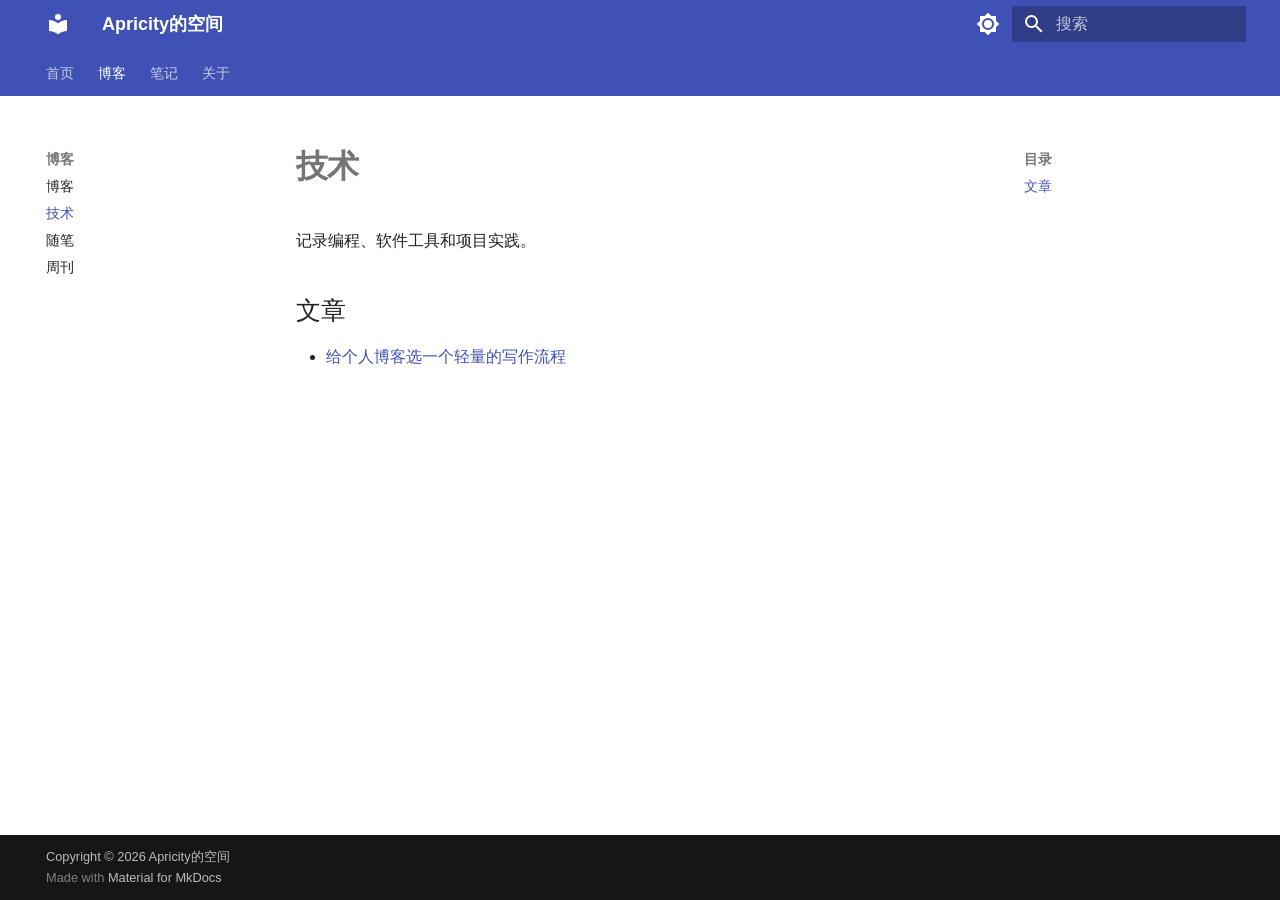
<file: blog/technology/index.html>
<!doctype html>
<html lang="zh" class="no-js">
  <head>
    
      <meta charset="utf-8">
      <meta name="viewport" content="width=device-width,initial-scale=1">
      
        <meta name="description" content="记录学习笔记、阅读与日常想法">
      
      
        <meta name="author" content="Apricity">
      
      
      
        <link rel="prev" href="../">
      
      
        <link rel="next" href="../essays/">
      
      
        
      
      
      <link rel="icon" href="../../assets/images/favicon.png">
      <meta name="generator" content="mkdocs-1.6.1, mkdocs-material-9.7.7">
    
    
      
        <title>技术 - Apricity的空间</title>
      
    
    
      <link rel="stylesheet" href="../../assets/stylesheets/main.ec1eaa64.min.css">
      
        
        <link rel="stylesheet" href="../../assets/stylesheets/palette.ab4e12ef.min.css">
      
      


    
    
      
    
    
      
        
        
        <link rel="preconnect" href="https://fonts.gstatic.com" crossorigin>
        <link rel="stylesheet" href="https://fonts.googleapis.com/css?family=Roboto:300,300i,400,400i,700,700i%7CRoboto+Mono:400,400i,700,700i&display=fallback">
        <style>:root{--md-text-font:"Roboto";--md-code-font:"Roboto Mono"}</style>
      
    
    
      <link rel="stylesheet" href="../../stylesheets/extra.css">
    
    <script>__md_scope=new URL("../..",location),__md_hash=e=>[...e].reduce(((e,_)=>(e<<5)-e+_.charCodeAt(0)),0),__md_get=(e,_=localStorage,t=__md_scope)=>JSON.parse(_.getItem(t.pathname+"."+e)),__md_set=(e,_,t=localStorage,a=__md_scope)=>{try{t.setItem(a.pathname+"."+e,JSON.stringify(_))}catch(e){}}</script>
    
      

    
    
  </head>
  
  
    
    
      
    
    
    
    
    <body dir="ltr" data-md-color-scheme="default" data-md-color-primary="indigo" data-md-color-accent="teal">
  
    
    <input class="md-toggle" data-md-toggle="drawer" type="checkbox" id="__drawer" autocomplete="off">
    <input class="md-toggle" data-md-toggle="search" type="checkbox" id="__search" autocomplete="off">
    <label class="md-overlay" for="__drawer"></label>
    <div data-md-component="skip">
      
        
        <a href="#_1" class="md-skip">
          跳转至
        </a>
      
    </div>
    <div data-md-component="announce">
      
    </div>
    
    
      

<header class="md-header" data-md-component="header">
  <nav class="md-header__inner md-grid" aria-label="页眉">
    <a href="../.." title="Apricity的空间" class="md-header__button md-logo" aria-label="Apricity的空间" data-md-component="logo">
      
  
  <svg xmlns="http://www.w3.org/2000/svg" viewBox="0 0 24 24"><path d="M12 8a3 3 0 0 0 3-3 3 3 0 0 0-3-3 3 3 0 0 0-3 3 3 3 0 0 0 3 3m0 3.54C9.64 9.35 6.5 8 3 8v11c3.5 0 6.64 1.35 9 3.54 2.36-2.19 5.5-3.54 9-3.54V8c-3.5 0-6.64 1.35-9 3.54"/></svg>

    </a>
    <label class="md-header__button md-icon" for="__drawer">
      
      <svg xmlns="http://www.w3.org/2000/svg" viewBox="0 0 24 24"><path d="M3 6h18v2H3zm0 5h18v2H3zm0 5h18v2H3z"/></svg>
    </label>
    <div class="md-header__title" data-md-component="header-title">
      <div class="md-header__ellipsis">
        <div class="md-header__topic">
          <span class="md-ellipsis">
            Apricity的空间
          </span>
        </div>
        <div class="md-header__topic" data-md-component="header-topic">
          <span class="md-ellipsis">
            
              技术
            
          </span>
        </div>
      </div>
    </div>
    
      
        <form class="md-header__option" data-md-component="palette">
  
    
    
    
    <input class="md-option" data-md-color-media="(prefers-color-scheme: light)" data-md-color-scheme="default" data-md-color-primary="indigo" data-md-color-accent="teal"  aria-label="切换到深色模式"  type="radio" name="__palette" id="__palette_0">
    
      <label class="md-header__button md-icon" title="切换到深色模式" for="__palette_1" hidden>
        <svg xmlns="http://www.w3.org/2000/svg" viewBox="0 0 24 24"><path d="M12 8a4 4 0 0 0-4 4 4 4 0 0 0 4 4 4 4 0 0 0 4-4 4 4 0 0 0-4-4m0 10a6 6 0 0 1-6-6 6 6 0 0 1 6-6 6 6 0 0 1 6 6 6 6 0 0 1-6 6m8-9.31V4h-4.69L12 .69 8.69 4H4v4.69L.69 12 4 15.31V20h4.69L12 23.31 15.31 20H20v-4.69L23.31 12z"/></svg>
      </label>
    
  
    
    
    
    <input class="md-option" data-md-color-media="(prefers-color-scheme: dark)" data-md-color-scheme="slate" data-md-color-primary="indigo" data-md-color-accent="teal"  aria-label="切换到浅色模式"  type="radio" name="__palette" id="__palette_1">
    
      <label class="md-header__button md-icon" title="切换到浅色模式" for="__palette_0" hidden>
        <svg xmlns="http://www.w3.org/2000/svg" viewBox="0 0 24 24"><path d="M12 18c-.89 0-1.74-.2-2.5-.55C11.56 16.5 13 14.42 13 12s-1.44-4.5-3.5-5.45C10.26 6.2 11.11 6 12 6a6 6 0 0 1 6 6 6 6 0 0 1-6 6m8-9.31V4h-4.69L12 .69 8.69 4H4v4.69L.69 12 4 15.31V20h4.69L12 23.31 15.31 20H20v-4.69L23.31 12z"/></svg>
      </label>
    
  
</form>
      
    
    
      <script>var palette=__md_get("__palette");if(palette&&palette.color){if("(prefers-color-scheme)"===palette.color.media){var media=matchMedia("(prefers-color-scheme: light)"),input=document.querySelector(media.matches?"[data-md-color-media='(prefers-color-scheme: light)']":"[data-md-color-media='(prefers-color-scheme: dark)']");palette.color.media=input.getAttribute("data-md-color-media"),palette.color.scheme=input.getAttribute("data-md-color-scheme"),palette.color.primary=input.getAttribute("data-md-color-primary"),palette.color.accent=input.getAttribute("data-md-color-accent")}for(var[key,value]of Object.entries(palette.color))document.body.setAttribute("data-md-color-"+key,value)}</script>
    
    
    
      
      
        <label class="md-header__button md-icon" for="__search">
          
          <svg xmlns="http://www.w3.org/2000/svg" viewBox="0 0 24 24"><path d="M9.5 3A6.5 6.5 0 0 1 16 9.5c0 1.61-.59 3.09-1.56 4.23l.27.27h.79l5 5-1.5 1.5-5-5v-.79l-.27-.27A6.52 6.52 0 0 1 9.5 16 6.5 6.5 0 0 1 3 9.5 6.5 6.5 0 0 1 9.5 3m0 2C7 5 5 7 5 9.5S7 14 9.5 14 14 12 14 9.5 12 5 9.5 5"/></svg>
        </label>
        <div class="md-search" data-md-component="search" role="dialog">
  <label class="md-search__overlay" for="__search"></label>
  <div class="md-search__inner" role="search">
    <form class="md-search__form" name="search">
      <input type="text" class="md-search__input" name="query" aria-label="搜索" placeholder="搜索" autocapitalize="off" autocorrect="off" autocomplete="off" spellcheck="false" data-md-component="search-query" required>
      <label class="md-search__icon md-icon" for="__search">
        
        <svg xmlns="http://www.w3.org/2000/svg" viewBox="0 0 24 24"><path d="M9.5 3A6.5 6.5 0 0 1 16 9.5c0 1.61-.59 3.09-1.56 4.23l.27.27h.79l5 5-1.5 1.5-5-5v-.79l-.27-.27A6.52 6.52 0 0 1 9.5 16 6.5 6.5 0 0 1 3 9.5 6.5 6.5 0 0 1 9.5 3m0 2C7 5 5 7 5 9.5S7 14 9.5 14 14 12 14 9.5 12 5 9.5 5"/></svg>
        
        <svg xmlns="http://www.w3.org/2000/svg" viewBox="0 0 24 24"><path d="M20 11v2H8l5.5 5.5-1.42 1.42L4.16 12l7.92-7.92L13.5 5.5 8 11z"/></svg>
      </label>
      <nav class="md-search__options" aria-label="查找">
        
        <button type="reset" class="md-search__icon md-icon" title="清空当前内容" aria-label="清空当前内容" tabindex="-1">
          
          <svg xmlns="http://www.w3.org/2000/svg" viewBox="0 0 24 24"><path d="M19 6.41 17.59 5 12 10.59 6.41 5 5 6.41 10.59 12 5 17.59 6.41 19 12 13.41 17.59 19 19 17.59 13.41 12z"/></svg>
        </button>
      </nav>
      
        <div class="md-search__suggest" data-md-component="search-suggest"></div>
      
    </form>
    <div class="md-search__output">
      <div class="md-search__scrollwrap" tabindex="0" data-md-scrollfix>
        <div class="md-search-result" data-md-component="search-result">
          <div class="md-search-result__meta">
            正在初始化搜索引擎
          </div>
          <ol class="md-search-result__list" role="presentation"></ol>
        </div>
      </div>
    </div>
  </div>
</div>
      
    
    
  </nav>
  
</header>
    
    <div class="md-container" data-md-component="container">
      
      
        
          
            
<nav class="md-tabs" aria-label="标签" data-md-component="tabs">
  <div class="md-grid">
    <ul class="md-tabs__list">
      
        
  
  
  
  
    <li class="md-tabs__item">
      <a href="../.." class="md-tabs__link">
        
  
  
    
  
  首页

      </a>
    </li>
  

      
        
  
  
  
    
  
  
    
    
      <li class="md-tabs__item md-tabs__item--active">
        <a href="../" class="md-tabs__link">
          
  
  
  博客

        </a>
      </li>
    
  

      
        
  
  
  
  
    
    
      <li class="md-tabs__item">
        <a href="../../notes/" class="md-tabs__link">
          
  
  
  笔记

        </a>
      </li>
    
  

      
        
  
  
  
  
    <li class="md-tabs__item">
      <a href="../../about/" class="md-tabs__link">
        
  
  
    
  
  关于

      </a>
    </li>
  

      
    </ul>
  </div>
</nav>
          
        
      
      <main class="md-main" data-md-component="main">
        <div class="md-main__inner md-grid">
          
            
              
              <div class="md-sidebar md-sidebar--primary" data-md-component="sidebar" data-md-type="navigation" >
                <div class="md-sidebar__scrollwrap">
                  <div class="md-sidebar__inner">
                    


  


<nav class="md-nav md-nav--primary md-nav--lifted" aria-label="导航栏" data-md-level="0">
  <label class="md-nav__title" for="__drawer">
    <a href="../.." title="Apricity的空间" class="md-nav__button md-logo" aria-label="Apricity的空间" data-md-component="logo">
      
  
  <svg xmlns="http://www.w3.org/2000/svg" viewBox="0 0 24 24"><path d="M12 8a3 3 0 0 0 3-3 3 3 0 0 0-3-3 3 3 0 0 0-3 3 3 3 0 0 0 3 3m0 3.54C9.64 9.35 6.5 8 3 8v11c3.5 0 6.64 1.35 9 3.54 2.36-2.19 5.5-3.54 9-3.54V8c-3.5 0-6.64 1.35-9 3.54"/></svg>

    </a>
    Apricity的空间
  </label>
  
  <ul class="md-nav__list" data-md-scrollfix>
    
      
      
  
  
  
  
    <li class="md-nav__item">
      <a href="../.." class="md-nav__link">
        
  
  
  <span class="md-ellipsis">
    
  
    首页
  

    
  </span>
  
  

      </a>
    </li>
  

    
      
      
  
  
    
  
  
  
    
    
    
    
      
        
        
      
      
        
      
    
    
    <li class="md-nav__item md-nav__item--active md-nav__item--section md-nav__item--nested">
      
        
        
        <input class="md-nav__toggle md-toggle " type="checkbox" id="__nav_2" checked>
        
          
          <label class="md-nav__link" for="__nav_2" id="__nav_2_label" tabindex="">
            
  
  
  <span class="md-ellipsis">
    
  
    博客
  

    
  </span>
  
  

            <span class="md-nav__icon md-icon"></span>
          </label>
        
        <nav class="md-nav" data-md-level="1" aria-labelledby="__nav_2_label" aria-expanded="true">
          <label class="md-nav__title" for="__nav_2">
            <span class="md-nav__icon md-icon"></span>
            
  
    博客
  

          </label>
          <ul class="md-nav__list" data-md-scrollfix>
            
              
                
  
  
  
  
    <li class="md-nav__item">
      <a href="../" class="md-nav__link">
        
  
  
  <span class="md-ellipsis">
    
  
    博客
  

    
  </span>
  
  

      </a>
    </li>
  

              
            
              
                
  
  
    
  
  
  
    <li class="md-nav__item md-nav__item--active">
      
      <input class="md-nav__toggle md-toggle" type="checkbox" id="__toc">
      
      
        
      
      
        <label class="md-nav__link md-nav__link--active" for="__toc">
          
  
  
  <span class="md-ellipsis">
    
  
    技术
  

    
  </span>
  
  

          <span class="md-nav__icon md-icon"></span>
        </label>
      
      <a href="./" class="md-nav__link md-nav__link--active">
        
  
  
  <span class="md-ellipsis">
    
  
    技术
  

    
  </span>
  
  

      </a>
      
        

<nav class="md-nav md-nav--secondary" aria-label="目录">
  
  
  
    
  
  
    <label class="md-nav__title" for="__toc">
      <span class="md-nav__icon md-icon"></span>
      目录
    </label>
    <ul class="md-nav__list" data-md-component="toc" data-md-scrollfix>
      
        <li class="md-nav__item">
  <a href="#_2" class="md-nav__link">
    <span class="md-ellipsis">
      
        文章
      
    </span>
  </a>
  
</li>
      
    </ul>
  
</nav>
      
    </li>
  

              
            
              
                
  
  
  
  
    <li class="md-nav__item">
      <a href="../essays/" class="md-nav__link">
        
  
  
  <span class="md-ellipsis">
    
  
    随笔
  

    
  </span>
  
  

      </a>
    </li>
  

              
            
              
                
  
  
  
  
    <li class="md-nav__item">
      <a href="../weekly/" class="md-nav__link">
        
  
  
  <span class="md-ellipsis">
    
  
    周刊
  

    
  </span>
  
  

      </a>
    </li>
  

              
            
          </ul>
        </nav>
      
    </li>
  

    
      
      
  
  
  
  
    
    
    
    
      
      
        
      
    
    
    <li class="md-nav__item md-nav__item--nested">
      
        
        
          
        
        <input class="md-nav__toggle md-toggle md-toggle--indeterminate" type="checkbox" id="__nav_3" >
        
          
          <label class="md-nav__link" for="__nav_3" id="__nav_3_label" tabindex="0">
            
  
  
  <span class="md-ellipsis">
    
  
    笔记
  

    
  </span>
  
  

            <span class="md-nav__icon md-icon"></span>
          </label>
        
        <nav class="md-nav" data-md-level="1" aria-labelledby="__nav_3_label" aria-expanded="false">
          <label class="md-nav__title" for="__nav_3">
            <span class="md-nav__icon md-icon"></span>
            
  
    笔记
  

          </label>
          <ul class="md-nav__list" data-md-scrollfix>
            
              
                
  
  
  
  
    <li class="md-nav__item">
      <a href="../../notes/" class="md-nav__link">
        
  
  
  <span class="md-ellipsis">
    
  
    笔记
  

    
  </span>
  
  

      </a>
    </li>
  

              
            
              
                
  
  
  
  
    <li class="md-nav__item">
      <a href="../../notes/reading/" class="md-nav__link">
        
  
  
  <span class="md-ellipsis">
    
  
    阅读
  

    
  </span>
  
  

      </a>
    </li>
  

              
            
              
                
  
  
  
  
    <li class="md-nav__item">
      <a href="../../notes/study/" class="md-nav__link">
        
  
  
  <span class="md-ellipsis">
    
  
    学习
  

    
  </span>
  
  

      </a>
    </li>
  

              
            
          </ul>
        </nav>
      
    </li>
  

    
      
      
  
  
  
  
    <li class="md-nav__item">
      <a href="../../about/" class="md-nav__link">
        
  
  
  <span class="md-ellipsis">
    
  
    关于
  

    
  </span>
  
  

      </a>
    </li>
  

    
  </ul>
</nav>
                  </div>
                </div>
              </div>
            
            
              
              <div class="md-sidebar md-sidebar--secondary" data-md-component="sidebar" data-md-type="toc" >
                <div class="md-sidebar__scrollwrap">
                  <div class="md-sidebar__inner">
                    

<nav class="md-nav md-nav--secondary" aria-label="目录">
  
  
  
    
  
  
    <label class="md-nav__title" for="__toc">
      <span class="md-nav__icon md-icon"></span>
      目录
    </label>
    <ul class="md-nav__list" data-md-component="toc" data-md-scrollfix>
      
        <li class="md-nav__item">
  <a href="#_2" class="md-nav__link">
    <span class="md-ellipsis">
      
        文章
      
    </span>
  </a>
  
</li>
      
    </ul>
  
</nav>
                  </div>
                </div>
              </div>
            
          
          
            <div class="md-content" data-md-component="content">
              
              <article class="md-content__inner md-typeset">
                
                  



<h1 id="_1">技术</h1>
<p>记录编程、软件工具和项目实践。</p>
<h2 id="_2">文章</h2>
<ul>
<li><a href="../first-post/">给个人博客选一个轻量的写作流程</a></li>
</ul>












                
              </article>
            </div>
          
          
<script>var target=document.getElementById(location.hash.slice(1));target&&target.name&&(target.checked=target.name.startsWith("__tabbed_"))</script>
        </div>
        
          <button type="button" class="md-top md-icon" data-md-component="top" hidden>
  
  <svg xmlns="http://www.w3.org/2000/svg" viewBox="0 0 24 24"><path d="M13 20h-2V8l-5.5 5.5-1.42-1.42L12 4.16l7.92 7.92-1.42 1.42L13 8z"/></svg>
  回到页面顶部
</button>
        
      </main>
      
        <footer class="md-footer">
  
  <div class="md-footer-meta md-typeset">
    <div class="md-footer-meta__inner md-grid">
      <div class="md-copyright">
  
    <div class="md-copyright__highlight">
      Copyright &copy; 2026 Apricity的空间
    </div>
  
  
    Made with
    <a href="https://squidfunk.github.io/mkdocs-material/" target="_blank" rel="noopener">
      Material for MkDocs
    </a>
  
</div>
      
    </div>
  </div>
</footer>
      
    </div>
    <div class="md-dialog" data-md-component="dialog">
      <div class="md-dialog__inner md-typeset"></div>
    </div>
    
    
    
      
      
      <script id="__config" type="application/json">{"annotate": null, "base": "../..", "features": ["navigation.tabs", "navigation.sections", "navigation.expand", "navigation.top", "search.suggest", "search.highlight", "content.code.copy"], "search": "../../assets/javascripts/workers/search.2c215733.min.js", "tags": null, "translations": {"clipboard.copied": "\u5df2\u590d\u5236", "clipboard.copy": "\u590d\u5236", "search.result.more.one": "\u5728\u8be5\u9875\u4e0a\u8fd8\u6709 1 \u4e2a\u7b26\u5408\u6761\u4ef6\u7684\u7ed3\u679c", "search.result.more.other": "\u5728\u8be5\u9875\u4e0a\u8fd8\u6709 # \u4e2a\u7b26\u5408\u6761\u4ef6\u7684\u7ed3\u679c", "search.result.none": "\u6ca1\u6709\u627e\u5230\u7b26\u5408\u6761\u4ef6\u7684\u7ed3\u679c", "search.result.one": "\u627e\u5230 1 \u4e2a\u7b26\u5408\u6761\u4ef6\u7684\u7ed3\u679c", "search.result.other": "# \u4e2a\u7b26\u5408\u6761\u4ef6\u7684\u7ed3\u679c", "search.result.placeholder": "\u952e\u5165\u4ee5\u5f00\u59cb\u641c\u7d22", "search.result.term.missing": "\u7f3a\u5c11", "select.version": "\u9009\u62e9\u5f53\u524d\u7248\u672c"}, "version": null}</script>
    
    
      <script src="../../assets/javascripts/bundle.d7400e89.min.js"></script>
      
    
  </body>
</html>
</file>
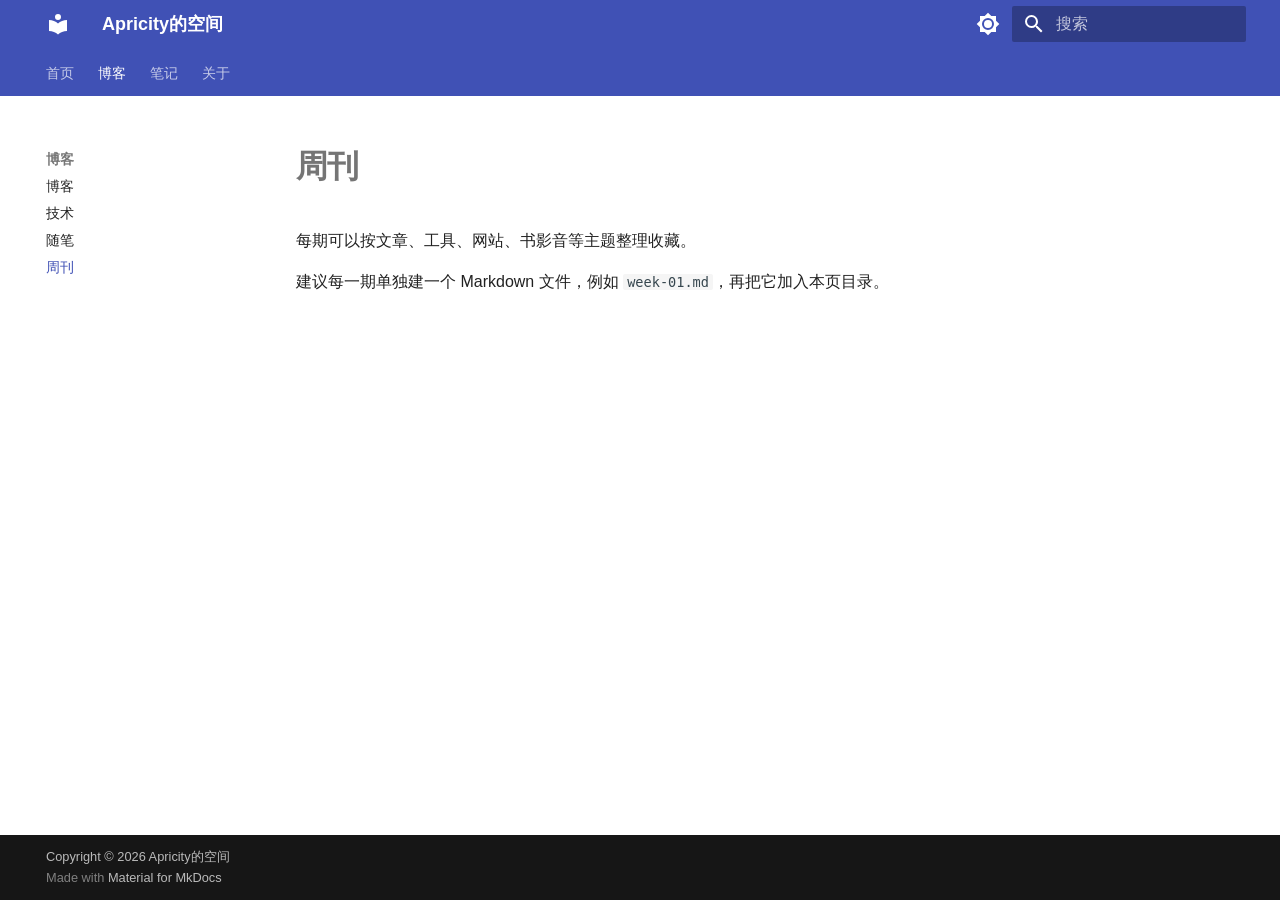
<file: blog/weekly/index.html>
<!doctype html>
<html lang="zh" class="no-js">
  <head>
    
      <meta charset="utf-8">
      <meta name="viewport" content="width=device-width,initial-scale=1">
      
        <meta name="description" content="记录学习笔记、阅读与日常想法">
      
      
        <meta name="author" content="Apricity">
      
      
      
        <link rel="prev" href="../essays/">
      
      
        <link rel="next" href="../../notes/">
      
      
        
      
      
      <link rel="icon" href="../../assets/images/favicon.png">
      <meta name="generator" content="mkdocs-1.6.1, mkdocs-material-9.7.7">
    
    
      
        <title>周刊 - Apricity的空间</title>
      
    
    
      <link rel="stylesheet" href="../../assets/stylesheets/main.ec1eaa64.min.css">
      
        
        <link rel="stylesheet" href="../../assets/stylesheets/palette.ab4e12ef.min.css">
      
      


    
    
      
    
    
      
        
        
        <link rel="preconnect" href="https://fonts.gstatic.com" crossorigin>
        <link rel="stylesheet" href="https://fonts.googleapis.com/css?family=Roboto:300,300i,400,400i,700,700i%7CRoboto+Mono:400,400i,700,700i&display=fallback">
        <style>:root{--md-text-font:"Roboto";--md-code-font:"Roboto Mono"}</style>
      
    
    
      <link rel="stylesheet" href="../../stylesheets/extra.css">
    
    <script>__md_scope=new URL("../..",location),__md_hash=e=>[...e].reduce(((e,_)=>(e<<5)-e+_.charCodeAt(0)),0),__md_get=(e,_=localStorage,t=__md_scope)=>JSON.parse(_.getItem(t.pathname+"."+e)),__md_set=(e,_,t=localStorage,a=__md_scope)=>{try{t.setItem(a.pathname+"."+e,JSON.stringify(_))}catch(e){}}</script>
    
      

    
    
  </head>
  
  
    
    
      
    
    
    
    
    <body dir="ltr" data-md-color-scheme="default" data-md-color-primary="indigo" data-md-color-accent="teal">
  
    
    <input class="md-toggle" data-md-toggle="drawer" type="checkbox" id="__drawer" autocomplete="off">
    <input class="md-toggle" data-md-toggle="search" type="checkbox" id="__search" autocomplete="off">
    <label class="md-overlay" for="__drawer"></label>
    <div data-md-component="skip">
      
        
        <a href="#_1" class="md-skip">
          跳转至
        </a>
      
    </div>
    <div data-md-component="announce">
      
    </div>
    
    
      

<header class="md-header" data-md-component="header">
  <nav class="md-header__inner md-grid" aria-label="页眉">
    <a href="../.." title="Apricity的空间" class="md-header__button md-logo" aria-label="Apricity的空间" data-md-component="logo">
      
  
  <svg xmlns="http://www.w3.org/2000/svg" viewBox="0 0 24 24"><path d="M12 8a3 3 0 0 0 3-3 3 3 0 0 0-3-3 3 3 0 0 0-3 3 3 3 0 0 0 3 3m0 3.54C9.64 9.35 6.5 8 3 8v11c3.5 0 6.64 1.35 9 3.54 2.36-2.19 5.5-3.54 9-3.54V8c-3.5 0-6.64 1.35-9 3.54"/></svg>

    </a>
    <label class="md-header__button md-icon" for="__drawer">
      
      <svg xmlns="http://www.w3.org/2000/svg" viewBox="0 0 24 24"><path d="M3 6h18v2H3zm0 5h18v2H3zm0 5h18v2H3z"/></svg>
    </label>
    <div class="md-header__title" data-md-component="header-title">
      <div class="md-header__ellipsis">
        <div class="md-header__topic">
          <span class="md-ellipsis">
            Apricity的空间
          </span>
        </div>
        <div class="md-header__topic" data-md-component="header-topic">
          <span class="md-ellipsis">
            
              周刊
            
          </span>
        </div>
      </div>
    </div>
    
      
        <form class="md-header__option" data-md-component="palette">
  
    
    
    
    <input class="md-option" data-md-color-media="(prefers-color-scheme: light)" data-md-color-scheme="default" data-md-color-primary="indigo" data-md-color-accent="teal"  aria-label="切换到深色模式"  type="radio" name="__palette" id="__palette_0">
    
      <label class="md-header__button md-icon" title="切换到深色模式" for="__palette_1" hidden>
        <svg xmlns="http://www.w3.org/2000/svg" viewBox="0 0 24 24"><path d="M12 8a4 4 0 0 0-4 4 4 4 0 0 0 4 4 4 4 0 0 0 4-4 4 4 0 0 0-4-4m0 10a6 6 0 0 1-6-6 6 6 0 0 1 6-6 6 6 0 0 1 6 6 6 6 0 0 1-6 6m8-9.31V4h-4.69L12 .69 8.69 4H4v4.69L.69 12 4 15.31V20h4.69L12 23.31 15.31 20H20v-4.69L23.31 12z"/></svg>
      </label>
    
  
    
    
    
    <input class="md-option" data-md-color-media="(prefers-color-scheme: dark)" data-md-color-scheme="slate" data-md-color-primary="indigo" data-md-color-accent="teal"  aria-label="切换到浅色模式"  type="radio" name="__palette" id="__palette_1">
    
      <label class="md-header__button md-icon" title="切换到浅色模式" for="__palette_0" hidden>
        <svg xmlns="http://www.w3.org/2000/svg" viewBox="0 0 24 24"><path d="M12 18c-.89 0-1.74-.2-2.5-.55C11.56 16.5 13 14.42 13 12s-1.44-4.5-3.5-5.45C10.26 6.2 11.11 6 12 6a6 6 0 0 1 6 6 6 6 0 0 1-6 6m8-9.31V4h-4.69L12 .69 8.69 4H4v4.69L.69 12 4 15.31V20h4.69L12 23.31 15.31 20H20v-4.69L23.31 12z"/></svg>
      </label>
    
  
</form>
      
    
    
      <script>var palette=__md_get("__palette");if(palette&&palette.color){if("(prefers-color-scheme)"===palette.color.media){var media=matchMedia("(prefers-color-scheme: light)"),input=document.querySelector(media.matches?"[data-md-color-media='(prefers-color-scheme: light)']":"[data-md-color-media='(prefers-color-scheme: dark)']");palette.color.media=input.getAttribute("data-md-color-media"),palette.color.scheme=input.getAttribute("data-md-color-scheme"),palette.color.primary=input.getAttribute("data-md-color-primary"),palette.color.accent=input.getAttribute("data-md-color-accent")}for(var[key,value]of Object.entries(palette.color))document.body.setAttribute("data-md-color-"+key,value)}</script>
    
    
    
      
      
        <label class="md-header__button md-icon" for="__search">
          
          <svg xmlns="http://www.w3.org/2000/svg" viewBox="0 0 24 24"><path d="M9.5 3A6.5 6.5 0 0 1 16 9.5c0 1.61-.59 3.09-1.56 4.23l.27.27h.79l5 5-1.5 1.5-5-5v-.79l-.27-.27A6.52 6.52 0 0 1 9.5 16 6.5 6.5 0 0 1 3 9.5 6.5 6.5 0 0 1 9.5 3m0 2C7 5 5 7 5 9.5S7 14 9.5 14 14 12 14 9.5 12 5 9.5 5"/></svg>
        </label>
        <div class="md-search" data-md-component="search" role="dialog">
  <label class="md-search__overlay" for="__search"></label>
  <div class="md-search__inner" role="search">
    <form class="md-search__form" name="search">
      <input type="text" class="md-search__input" name="query" aria-label="搜索" placeholder="搜索" autocapitalize="off" autocorrect="off" autocomplete="off" spellcheck="false" data-md-component="search-query" required>
      <label class="md-search__icon md-icon" for="__search">
        
        <svg xmlns="http://www.w3.org/2000/svg" viewBox="0 0 24 24"><path d="M9.5 3A6.5 6.5 0 0 1 16 9.5c0 1.61-.59 3.09-1.56 4.23l.27.27h.79l5 5-1.5 1.5-5-5v-.79l-.27-.27A6.52 6.52 0 0 1 9.5 16 6.5 6.5 0 0 1 3 9.5 6.5 6.5 0 0 1 9.5 3m0 2C7 5 5 7 5 9.5S7 14 9.5 14 14 12 14 9.5 12 5 9.5 5"/></svg>
        
        <svg xmlns="http://www.w3.org/2000/svg" viewBox="0 0 24 24"><path d="M20 11v2H8l5.5 5.5-1.42 1.42L4.16 12l7.92-7.92L13.5 5.5 8 11z"/></svg>
      </label>
      <nav class="md-search__options" aria-label="查找">
        
        <button type="reset" class="md-search__icon md-icon" title="清空当前内容" aria-label="清空当前内容" tabindex="-1">
          
          <svg xmlns="http://www.w3.org/2000/svg" viewBox="0 0 24 24"><path d="M19 6.41 17.59 5 12 10.59 6.41 5 5 6.41 10.59 12 5 17.59 6.41 19 12 13.41 17.59 19 19 17.59 13.41 12z"/></svg>
        </button>
      </nav>
      
        <div class="md-search__suggest" data-md-component="search-suggest"></div>
      
    </form>
    <div class="md-search__output">
      <div class="md-search__scrollwrap" tabindex="0" data-md-scrollfix>
        <div class="md-search-result" data-md-component="search-result">
          <div class="md-search-result__meta">
            正在初始化搜索引擎
          </div>
          <ol class="md-search-result__list" role="presentation"></ol>
        </div>
      </div>
    </div>
  </div>
</div>
      
    
    
  </nav>
  
</header>
    
    <div class="md-container" data-md-component="container">
      
      
        
          
            
<nav class="md-tabs" aria-label="标签" data-md-component="tabs">
  <div class="md-grid">
    <ul class="md-tabs__list">
      
        
  
  
  
  
    <li class="md-tabs__item">
      <a href="../.." class="md-tabs__link">
        
  
  
    
  
  首页

      </a>
    </li>
  

      
        
  
  
  
    
  
  
    
    
      <li class="md-tabs__item md-tabs__item--active">
        <a href="../" class="md-tabs__link">
          
  
  
  博客

        </a>
      </li>
    
  

      
        
  
  
  
  
    
    
      <li class="md-tabs__item">
        <a href="../../notes/" class="md-tabs__link">
          
  
  
  笔记

        </a>
      </li>
    
  

      
        
  
  
  
  
    <li class="md-tabs__item">
      <a href="../../about/" class="md-tabs__link">
        
  
  
    
  
  关于

      </a>
    </li>
  

      
    </ul>
  </div>
</nav>
          
        
      
      <main class="md-main" data-md-component="main">
        <div class="md-main__inner md-grid">
          
            
              
              <div class="md-sidebar md-sidebar--primary" data-md-component="sidebar" data-md-type="navigation" >
                <div class="md-sidebar__scrollwrap">
                  <div class="md-sidebar__inner">
                    


  


<nav class="md-nav md-nav--primary md-nav--lifted" aria-label="导航栏" data-md-level="0">
  <label class="md-nav__title" for="__drawer">
    <a href="../.." title="Apricity的空间" class="md-nav__button md-logo" aria-label="Apricity的空间" data-md-component="logo">
      
  
  <svg xmlns="http://www.w3.org/2000/svg" viewBox="0 0 24 24"><path d="M12 8a3 3 0 0 0 3-3 3 3 0 0 0-3-3 3 3 0 0 0-3 3 3 3 0 0 0 3 3m0 3.54C9.64 9.35 6.5 8 3 8v11c3.5 0 6.64 1.35 9 3.54 2.36-2.19 5.5-3.54 9-3.54V8c-3.5 0-6.64 1.35-9 3.54"/></svg>

    </a>
    Apricity的空间
  </label>
  
  <ul class="md-nav__list" data-md-scrollfix>
    
      
      
  
  
  
  
    <li class="md-nav__item">
      <a href="../.." class="md-nav__link">
        
  
  
  <span class="md-ellipsis">
    
  
    首页
  

    
  </span>
  
  

      </a>
    </li>
  

    
      
      
  
  
    
  
  
  
    
    
    
    
      
        
        
      
      
        
      
    
    
    <li class="md-nav__item md-nav__item--active md-nav__item--section md-nav__item--nested">
      
        
        
        <input class="md-nav__toggle md-toggle " type="checkbox" id="__nav_2" checked>
        
          
          <label class="md-nav__link" for="__nav_2" id="__nav_2_label" tabindex="">
            
  
  
  <span class="md-ellipsis">
    
  
    博客
  

    
  </span>
  
  

            <span class="md-nav__icon md-icon"></span>
          </label>
        
        <nav class="md-nav" data-md-level="1" aria-labelledby="__nav_2_label" aria-expanded="true">
          <label class="md-nav__title" for="__nav_2">
            <span class="md-nav__icon md-icon"></span>
            
  
    博客
  

          </label>
          <ul class="md-nav__list" data-md-scrollfix>
            
              
                
  
  
  
  
    <li class="md-nav__item">
      <a href="../" class="md-nav__link">
        
  
  
  <span class="md-ellipsis">
    
  
    博客
  

    
  </span>
  
  

      </a>
    </li>
  

              
            
              
                
  
  
  
  
    <li class="md-nav__item">
      <a href="../technology/" class="md-nav__link">
        
  
  
  <span class="md-ellipsis">
    
  
    技术
  

    
  </span>
  
  

      </a>
    </li>
  

              
            
              
                
  
  
  
  
    <li class="md-nav__item">
      <a href="../essays/" class="md-nav__link">
        
  
  
  <span class="md-ellipsis">
    
  
    随笔
  

    
  </span>
  
  

      </a>
    </li>
  

              
            
              
                
  
  
    
  
  
  
    <li class="md-nav__item md-nav__item--active">
      
      <input class="md-nav__toggle md-toggle" type="checkbox" id="__toc">
      
      
        
      
      
      <a href="./" class="md-nav__link md-nav__link--active">
        
  
  
  <span class="md-ellipsis">
    
  
    周刊
  

    
  </span>
  
  

      </a>
      
    </li>
  

              
            
          </ul>
        </nav>
      
    </li>
  

    
      
      
  
  
  
  
    
    
    
    
      
      
        
      
    
    
    <li class="md-nav__item md-nav__item--nested">
      
        
        
          
        
        <input class="md-nav__toggle md-toggle md-toggle--indeterminate" type="checkbox" id="__nav_3" >
        
          
          <label class="md-nav__link" for="__nav_3" id="__nav_3_label" tabindex="0">
            
  
  
  <span class="md-ellipsis">
    
  
    笔记
  

    
  </span>
  
  

            <span class="md-nav__icon md-icon"></span>
          </label>
        
        <nav class="md-nav" data-md-level="1" aria-labelledby="__nav_3_label" aria-expanded="false">
          <label class="md-nav__title" for="__nav_3">
            <span class="md-nav__icon md-icon"></span>
            
  
    笔记
  

          </label>
          <ul class="md-nav__list" data-md-scrollfix>
            
              
                
  
  
  
  
    <li class="md-nav__item">
      <a href="../../notes/" class="md-nav__link">
        
  
  
  <span class="md-ellipsis">
    
  
    笔记
  

    
  </span>
  
  

      </a>
    </li>
  

              
            
              
                
  
  
  
  
    <li class="md-nav__item">
      <a href="../../notes/reading/" class="md-nav__link">
        
  
  
  <span class="md-ellipsis">
    
  
    阅读
  

    
  </span>
  
  

      </a>
    </li>
  

              
            
              
                
  
  
  
  
    <li class="md-nav__item">
      <a href="../../notes/study/" class="md-nav__link">
        
  
  
  <span class="md-ellipsis">
    
  
    学习
  

    
  </span>
  
  

      </a>
    </li>
  

              
            
          </ul>
        </nav>
      
    </li>
  

    
      
      
  
  
  
  
    <li class="md-nav__item">
      <a href="../../about/" class="md-nav__link">
        
  
  
  <span class="md-ellipsis">
    
  
    关于
  

    
  </span>
  
  

      </a>
    </li>
  

    
  </ul>
</nav>
                  </div>
                </div>
              </div>
            
            
              
              <div class="md-sidebar md-sidebar--secondary" data-md-component="sidebar" data-md-type="toc" >
                <div class="md-sidebar__scrollwrap">
                  <div class="md-sidebar__inner">
                    

<nav class="md-nav md-nav--secondary" aria-label="目录">
  
  
  
    
  
  
</nav>
                  </div>
                </div>
              </div>
            
          
          
            <div class="md-content" data-md-component="content">
              
              <article class="md-content__inner md-typeset">
                
                  



<h1 id="_1">周刊</h1>
<p>每期可以按文章、工具、网站、书影音等主题整理收藏。</p>
<p>建议每一期单独建一个 Markdown 文件，例如 <code>week-01.md</code>，再把它加入本页目录。</p>












                
              </article>
            </div>
          
          
<script>var target=document.getElementById(location.hash.slice(1));target&&target.name&&(target.checked=target.name.startsWith("__tabbed_"))</script>
        </div>
        
          <button type="button" class="md-top md-icon" data-md-component="top" hidden>
  
  <svg xmlns="http://www.w3.org/2000/svg" viewBox="0 0 24 24"><path d="M13 20h-2V8l-5.5 5.5-1.42-1.42L12 4.16l7.92 7.92-1.42 1.42L13 8z"/></svg>
  回到页面顶部
</button>
        
      </main>
      
        <footer class="md-footer">
  
  <div class="md-footer-meta md-typeset">
    <div class="md-footer-meta__inner md-grid">
      <div class="md-copyright">
  
    <div class="md-copyright__highlight">
      Copyright &copy; 2026 Apricity的空间
    </div>
  
  
    Made with
    <a href="https://squidfunk.github.io/mkdocs-material/" target="_blank" rel="noopener">
      Material for MkDocs
    </a>
  
</div>
      
    </div>
  </div>
</footer>
      
    </div>
    <div class="md-dialog" data-md-component="dialog">
      <div class="md-dialog__inner md-typeset"></div>
    </div>
    
    
    
      
      
      <script id="__config" type="application/json">{"annotate": null, "base": "../..", "features": ["navigation.tabs", "navigation.sections", "navigation.expand", "navigation.top", "search.suggest", "search.highlight", "content.code.copy"], "search": "../../assets/javascripts/workers/search.2c215733.min.js", "tags": null, "translations": {"clipboard.copied": "\u5df2\u590d\u5236", "clipboard.copy": "\u590d\u5236", "search.result.more.one": "\u5728\u8be5\u9875\u4e0a\u8fd8\u6709 1 \u4e2a\u7b26\u5408\u6761\u4ef6\u7684\u7ed3\u679c", "search.result.more.other": "\u5728\u8be5\u9875\u4e0a\u8fd8\u6709 # \u4e2a\u7b26\u5408\u6761\u4ef6\u7684\u7ed3\u679c", "search.result.none": "\u6ca1\u6709\u627e\u5230\u7b26\u5408\u6761\u4ef6\u7684\u7ed3\u679c", "search.result.one": "\u627e\u5230 1 \u4e2a\u7b26\u5408\u6761\u4ef6\u7684\u7ed3\u679c", "search.result.other": "# \u4e2a\u7b26\u5408\u6761\u4ef6\u7684\u7ed3\u679c", "search.result.placeholder": "\u952e\u5165\u4ee5\u5f00\u59cb\u641c\u7d22", "search.result.term.missing": "\u7f3a\u5c11", "select.version": "\u9009\u62e9\u5f53\u524d\u7248\u672c"}, "version": null}</script>
    
    
      <script src="../../assets/javascripts/bundle.d7400e89.min.js"></script>
      
    
  </body>
</html>
</file>
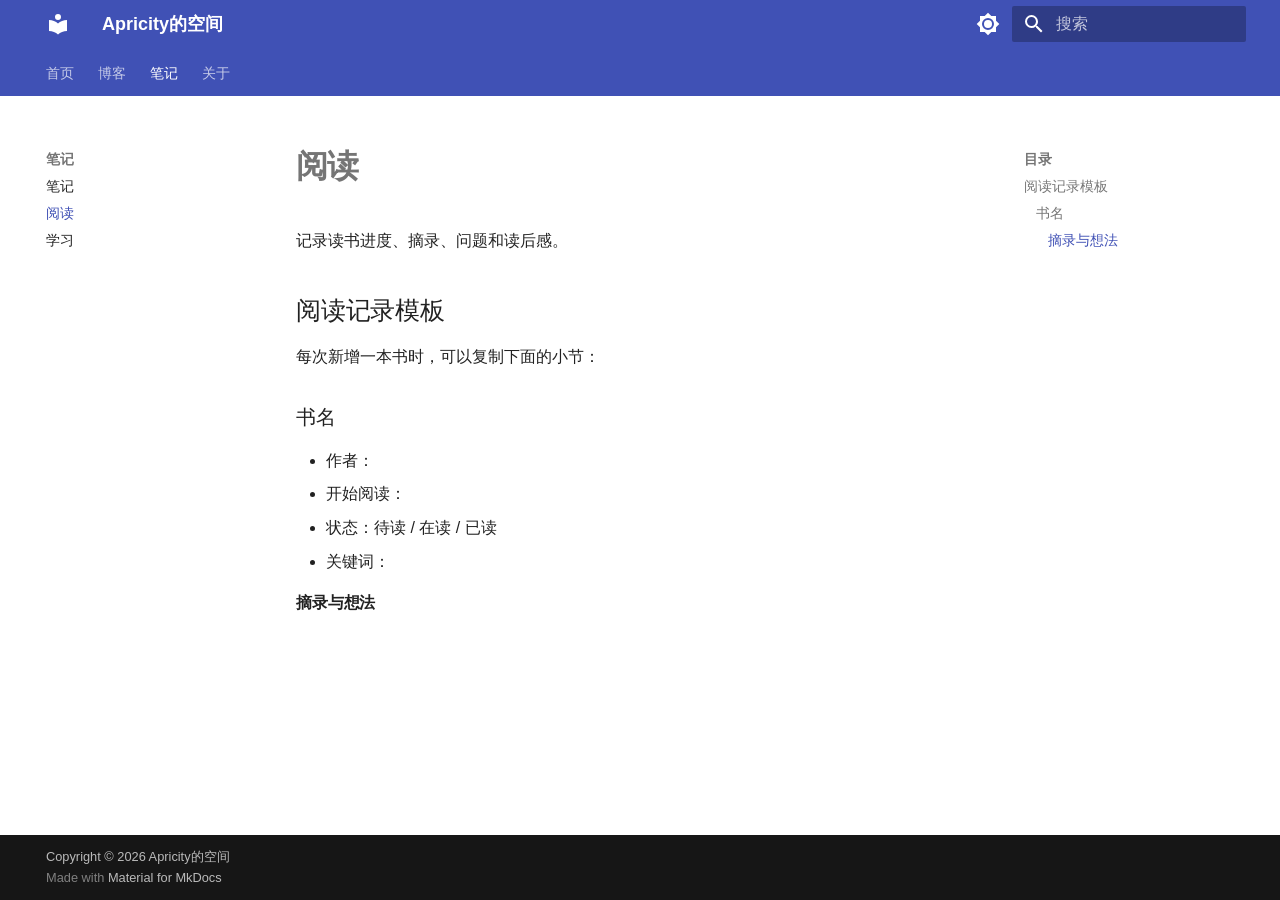
<file: notes/reading/index.html>
<!doctype html>
<html lang="zh" class="no-js">
  <head>
    
      <meta charset="utf-8">
      <meta name="viewport" content="width=device-width,initial-scale=1">
      
        <meta name="description" content="记录学习笔记、阅读与日常想法">
      
      
        <meta name="author" content="Apricity">
      
      
      
        <link rel="prev" href="../">
      
      
        <link rel="next" href="../study/">
      
      
        
      
      
      <link rel="icon" href="../../assets/images/favicon.png">
      <meta name="generator" content="mkdocs-1.6.1, mkdocs-material-9.7.7">
    
    
      
        <title>阅读 - Apricity的空间</title>
      
    
    
      <link rel="stylesheet" href="../../assets/stylesheets/main.ec1eaa64.min.css">
      
        
        <link rel="stylesheet" href="../../assets/stylesheets/palette.ab4e12ef.min.css">
      
      


    
    
      
    
    
      
        
        
        <link rel="preconnect" href="https://fonts.gstatic.com" crossorigin>
        <link rel="stylesheet" href="https://fonts.googleapis.com/css?family=Roboto:300,300i,400,400i,700,700i%7CRoboto+Mono:400,400i,700,700i&display=fallback">
        <style>:root{--md-text-font:"Roboto";--md-code-font:"Roboto Mono"}</style>
      
    
    
      <link rel="stylesheet" href="../../stylesheets/extra.css">
    
    <script>__md_scope=new URL("../..",location),__md_hash=e=>[...e].reduce(((e,_)=>(e<<5)-e+_.charCodeAt(0)),0),__md_get=(e,_=localStorage,t=__md_scope)=>JSON.parse(_.getItem(t.pathname+"."+e)),__md_set=(e,_,t=localStorage,a=__md_scope)=>{try{t.setItem(a.pathname+"."+e,JSON.stringify(_))}catch(e){}}</script>
    
      

    
    
  </head>
  
  
    
    
      
    
    
    
    
    <body dir="ltr" data-md-color-scheme="default" data-md-color-primary="indigo" data-md-color-accent="teal">
  
    
    <input class="md-toggle" data-md-toggle="drawer" type="checkbox" id="__drawer" autocomplete="off">
    <input class="md-toggle" data-md-toggle="search" type="checkbox" id="__search" autocomplete="off">
    <label class="md-overlay" for="__drawer"></label>
    <div data-md-component="skip">
      
        
        <a href="#_1" class="md-skip">
          跳转至
        </a>
      
    </div>
    <div data-md-component="announce">
      
    </div>
    
    
      

<header class="md-header" data-md-component="header">
  <nav class="md-header__inner md-grid" aria-label="页眉">
    <a href="../.." title="Apricity的空间" class="md-header__button md-logo" aria-label="Apricity的空间" data-md-component="logo">
      
  
  <svg xmlns="http://www.w3.org/2000/svg" viewBox="0 0 24 24"><path d="M12 8a3 3 0 0 0 3-3 3 3 0 0 0-3-3 3 3 0 0 0-3 3 3 3 0 0 0 3 3m0 3.54C9.64 9.35 6.5 8 3 8v11c3.5 0 6.64 1.35 9 3.54 2.36-2.19 5.5-3.54 9-3.54V8c-3.5 0-6.64 1.35-9 3.54"/></svg>

    </a>
    <label class="md-header__button md-icon" for="__drawer">
      
      <svg xmlns="http://www.w3.org/2000/svg" viewBox="0 0 24 24"><path d="M3 6h18v2H3zm0 5h18v2H3zm0 5h18v2H3z"/></svg>
    </label>
    <div class="md-header__title" data-md-component="header-title">
      <div class="md-header__ellipsis">
        <div class="md-header__topic">
          <span class="md-ellipsis">
            Apricity的空间
          </span>
        </div>
        <div class="md-header__topic" data-md-component="header-topic">
          <span class="md-ellipsis">
            
              阅读
            
          </span>
        </div>
      </div>
    </div>
    
      
        <form class="md-header__option" data-md-component="palette">
  
    
    
    
    <input class="md-option" data-md-color-media="(prefers-color-scheme: light)" data-md-color-scheme="default" data-md-color-primary="indigo" data-md-color-accent="teal"  aria-label="切换到深色模式"  type="radio" name="__palette" id="__palette_0">
    
      <label class="md-header__button md-icon" title="切换到深色模式" for="__palette_1" hidden>
        <svg xmlns="http://www.w3.org/2000/svg" viewBox="0 0 24 24"><path d="M12 8a4 4 0 0 0-4 4 4 4 0 0 0 4 4 4 4 0 0 0 4-4 4 4 0 0 0-4-4m0 10a6 6 0 0 1-6-6 6 6 0 0 1 6-6 6 6 0 0 1 6 6 6 6 0 0 1-6 6m8-9.31V4h-4.69L12 .69 8.69 4H4v4.69L.69 12 4 15.31V20h4.69L12 23.31 15.31 20H20v-4.69L23.31 12z"/></svg>
      </label>
    
  
    
    
    
    <input class="md-option" data-md-color-media="(prefers-color-scheme: dark)" data-md-color-scheme="slate" data-md-color-primary="indigo" data-md-color-accent="teal"  aria-label="切换到浅色模式"  type="radio" name="__palette" id="__palette_1">
    
      <label class="md-header__button md-icon" title="切换到浅色模式" for="__palette_0" hidden>
        <svg xmlns="http://www.w3.org/2000/svg" viewBox="0 0 24 24"><path d="M12 18c-.89 0-1.74-.2-2.5-.55C11.56 16.5 13 14.42 13 12s-1.44-4.5-3.5-5.45C10.26 6.2 11.11 6 12 6a6 6 0 0 1 6 6 6 6 0 0 1-6 6m8-9.31V4h-4.69L12 .69 8.69 4H4v4.69L.69 12 4 15.31V20h4.69L12 23.31 15.31 20H20v-4.69L23.31 12z"/></svg>
      </label>
    
  
</form>
      
    
    
      <script>var palette=__md_get("__palette");if(palette&&palette.color){if("(prefers-color-scheme)"===palette.color.media){var media=matchMedia("(prefers-color-scheme: light)"),input=document.querySelector(media.matches?"[data-md-color-media='(prefers-color-scheme: light)']":"[data-md-color-media='(prefers-color-scheme: dark)']");palette.color.media=input.getAttribute("data-md-color-media"),palette.color.scheme=input.getAttribute("data-md-color-scheme"),palette.color.primary=input.getAttribute("data-md-color-primary"),palette.color.accent=input.getAttribute("data-md-color-accent")}for(var[key,value]of Object.entries(palette.color))document.body.setAttribute("data-md-color-"+key,value)}</script>
    
    
    
      
      
        <label class="md-header__button md-icon" for="__search">
          
          <svg xmlns="http://www.w3.org/2000/svg" viewBox="0 0 24 24"><path d="M9.5 3A6.5 6.5 0 0 1 16 9.5c0 1.61-.59 3.09-1.56 4.23l.27.27h.79l5 5-1.5 1.5-5-5v-.79l-.27-.27A6.52 6.52 0 0 1 9.5 16 6.5 6.5 0 0 1 3 9.5 6.5 6.5 0 0 1 9.5 3m0 2C7 5 5 7 5 9.5S7 14 9.5 14 14 12 14 9.5 12 5 9.5 5"/></svg>
        </label>
        <div class="md-search" data-md-component="search" role="dialog">
  <label class="md-search__overlay" for="__search"></label>
  <div class="md-search__inner" role="search">
    <form class="md-search__form" name="search">
      <input type="text" class="md-search__input" name="query" aria-label="搜索" placeholder="搜索" autocapitalize="off" autocorrect="off" autocomplete="off" spellcheck="false" data-md-component="search-query" required>
      <label class="md-search__icon md-icon" for="__search">
        
        <svg xmlns="http://www.w3.org/2000/svg" viewBox="0 0 24 24"><path d="M9.5 3A6.5 6.5 0 0 1 16 9.5c0 1.61-.59 3.09-1.56 4.23l.27.27h.79l5 5-1.5 1.5-5-5v-.79l-.27-.27A6.52 6.52 0 0 1 9.5 16 6.5 6.5 0 0 1 3 9.5 6.5 6.5 0 0 1 9.5 3m0 2C7 5 5 7 5 9.5S7 14 9.5 14 14 12 14 9.5 12 5 9.5 5"/></svg>
        
        <svg xmlns="http://www.w3.org/2000/svg" viewBox="0 0 24 24"><path d="M20 11v2H8l5.5 5.5-1.42 1.42L4.16 12l7.92-7.92L13.5 5.5 8 11z"/></svg>
      </label>
      <nav class="md-search__options" aria-label="查找">
        
        <button type="reset" class="md-search__icon md-icon" title="清空当前内容" aria-label="清空当前内容" tabindex="-1">
          
          <svg xmlns="http://www.w3.org/2000/svg" viewBox="0 0 24 24"><path d="M19 6.41 17.59 5 12 10.59 6.41 5 5 6.41 10.59 12 5 17.59 6.41 19 12 13.41 17.59 19 19 17.59 13.41 12z"/></svg>
        </button>
      </nav>
      
        <div class="md-search__suggest" data-md-component="search-suggest"></div>
      
    </form>
    <div class="md-search__output">
      <div class="md-search__scrollwrap" tabindex="0" data-md-scrollfix>
        <div class="md-search-result" data-md-component="search-result">
          <div class="md-search-result__meta">
            正在初始化搜索引擎
          </div>
          <ol class="md-search-result__list" role="presentation"></ol>
        </div>
      </div>
    </div>
  </div>
</div>
      
    
    
  </nav>
  
</header>
    
    <div class="md-container" data-md-component="container">
      
      
        
          
            
<nav class="md-tabs" aria-label="标签" data-md-component="tabs">
  <div class="md-grid">
    <ul class="md-tabs__list">
      
        
  
  
  
  
    <li class="md-tabs__item">
      <a href="../.." class="md-tabs__link">
        
  
  
    
  
  首页

      </a>
    </li>
  

      
        
  
  
  
  
    
    
      <li class="md-tabs__item">
        <a href="../../blog/" class="md-tabs__link">
          
  
  
  博客

        </a>
      </li>
    
  

      
        
  
  
  
    
  
  
    
    
      <li class="md-tabs__item md-tabs__item--active">
        <a href="../" class="md-tabs__link">
          
  
  
  笔记

        </a>
      </li>
    
  

      
        
  
  
  
  
    <li class="md-tabs__item">
      <a href="../../about/" class="md-tabs__link">
        
  
  
    
  
  关于

      </a>
    </li>
  

      
    </ul>
  </div>
</nav>
          
        
      
      <main class="md-main" data-md-component="main">
        <div class="md-main__inner md-grid">
          
            
              
              <div class="md-sidebar md-sidebar--primary" data-md-component="sidebar" data-md-type="navigation" >
                <div class="md-sidebar__scrollwrap">
                  <div class="md-sidebar__inner">
                    


  


<nav class="md-nav md-nav--primary md-nav--lifted" aria-label="导航栏" data-md-level="0">
  <label class="md-nav__title" for="__drawer">
    <a href="../.." title="Apricity的空间" class="md-nav__button md-logo" aria-label="Apricity的空间" data-md-component="logo">
      
  
  <svg xmlns="http://www.w3.org/2000/svg" viewBox="0 0 24 24"><path d="M12 8a3 3 0 0 0 3-3 3 3 0 0 0-3-3 3 3 0 0 0-3 3 3 3 0 0 0 3 3m0 3.54C9.64 9.35 6.5 8 3 8v11c3.5 0 6.64 1.35 9 3.54 2.36-2.19 5.5-3.54 9-3.54V8c-3.5 0-6.64 1.35-9 3.54"/></svg>

    </a>
    Apricity的空间
  </label>
  
  <ul class="md-nav__list" data-md-scrollfix>
    
      
      
  
  
  
  
    <li class="md-nav__item">
      <a href="../.." class="md-nav__link">
        
  
  
  <span class="md-ellipsis">
    
  
    首页
  

    
  </span>
  
  

      </a>
    </li>
  

    
      
      
  
  
  
  
    
    
    
    
      
      
        
      
    
    
    <li class="md-nav__item md-nav__item--nested">
      
        
        
          
        
        <input class="md-nav__toggle md-toggle md-toggle--indeterminate" type="checkbox" id="__nav_2" >
        
          
          <label class="md-nav__link" for="__nav_2" id="__nav_2_label" tabindex="0">
            
  
  
  <span class="md-ellipsis">
    
  
    博客
  

    
  </span>
  
  

            <span class="md-nav__icon md-icon"></span>
          </label>
        
        <nav class="md-nav" data-md-level="1" aria-labelledby="__nav_2_label" aria-expanded="false">
          <label class="md-nav__title" for="__nav_2">
            <span class="md-nav__icon md-icon"></span>
            
  
    博客
  

          </label>
          <ul class="md-nav__list" data-md-scrollfix>
            
              
                
  
  
  
  
    <li class="md-nav__item">
      <a href="../../blog/" class="md-nav__link">
        
  
  
  <span class="md-ellipsis">
    
  
    博客
  

    
  </span>
  
  

      </a>
    </li>
  

              
            
              
                
  
  
  
  
    <li class="md-nav__item">
      <a href="../../blog/technology/" class="md-nav__link">
        
  
  
  <span class="md-ellipsis">
    
  
    技术
  

    
  </span>
  
  

      </a>
    </li>
  

              
            
              
                
  
  
  
  
    <li class="md-nav__item">
      <a href="../../blog/essays/" class="md-nav__link">
        
  
  
  <span class="md-ellipsis">
    
  
    随笔
  

    
  </span>
  
  

      </a>
    </li>
  

              
            
              
                
  
  
  
  
    <li class="md-nav__item">
      <a href="../../blog/weekly/" class="md-nav__link">
        
  
  
  <span class="md-ellipsis">
    
  
    周刊
  

    
  </span>
  
  

      </a>
    </li>
  

              
            
          </ul>
        </nav>
      
    </li>
  

    
      
      
  
  
    
  
  
  
    
    
    
    
      
        
        
      
      
        
      
    
    
    <li class="md-nav__item md-nav__item--active md-nav__item--section md-nav__item--nested">
      
        
        
        <input class="md-nav__toggle md-toggle " type="checkbox" id="__nav_3" checked>
        
          
          <label class="md-nav__link" for="__nav_3" id="__nav_3_label" tabindex="">
            
  
  
  <span class="md-ellipsis">
    
  
    笔记
  

    
  </span>
  
  

            <span class="md-nav__icon md-icon"></span>
          </label>
        
        <nav class="md-nav" data-md-level="1" aria-labelledby="__nav_3_label" aria-expanded="true">
          <label class="md-nav__title" for="__nav_3">
            <span class="md-nav__icon md-icon"></span>
            
  
    笔记
  

          </label>
          <ul class="md-nav__list" data-md-scrollfix>
            
              
                
  
  
  
  
    <li class="md-nav__item">
      <a href="../" class="md-nav__link">
        
  
  
  <span class="md-ellipsis">
    
  
    笔记
  

    
  </span>
  
  

      </a>
    </li>
  

              
            
              
                
  
  
    
  
  
  
    <li class="md-nav__item md-nav__item--active">
      
      <input class="md-nav__toggle md-toggle" type="checkbox" id="__toc">
      
      
        
      
      
        <label class="md-nav__link md-nav__link--active" for="__toc">
          
  
  
  <span class="md-ellipsis">
    
  
    阅读
  

    
  </span>
  
  

          <span class="md-nav__icon md-icon"></span>
        </label>
      
      <a href="./" class="md-nav__link md-nav__link--active">
        
  
  
  <span class="md-ellipsis">
    
  
    阅读
  

    
  </span>
  
  

      </a>
      
        

<nav class="md-nav md-nav--secondary" aria-label="目录">
  
  
  
    
  
  
    <label class="md-nav__title" for="__toc">
      <span class="md-nav__icon md-icon"></span>
      目录
    </label>
    <ul class="md-nav__list" data-md-component="toc" data-md-scrollfix>
      
        <li class="md-nav__item">
  <a href="#_2" class="md-nav__link">
    <span class="md-ellipsis">
      
        阅读记录模板
      
    </span>
  </a>
  
    <nav class="md-nav" aria-label="阅读记录模板">
      <ul class="md-nav__list">
        
          <li class="md-nav__item">
  <a href="#_3" class="md-nav__link">
    <span class="md-ellipsis">
      
        书名
      
    </span>
  </a>
  
    <nav class="md-nav" aria-label="书名">
      <ul class="md-nav__list">
        
          <li class="md-nav__item">
  <a href="#_4" class="md-nav__link">
    <span class="md-ellipsis">
      
        摘录与想法
      
    </span>
  </a>
  
</li>
        
      </ul>
    </nav>
  
</li>
        
      </ul>
    </nav>
  
</li>
      
    </ul>
  
</nav>
      
    </li>
  

              
            
              
                
  
  
  
  
    <li class="md-nav__item">
      <a href="../study/" class="md-nav__link">
        
  
  
  <span class="md-ellipsis">
    
  
    学习
  

    
  </span>
  
  

      </a>
    </li>
  

              
            
          </ul>
        </nav>
      
    </li>
  

    
      
      
  
  
  
  
    <li class="md-nav__item">
      <a href="../../about/" class="md-nav__link">
        
  
  
  <span class="md-ellipsis">
    
  
    关于
  

    
  </span>
  
  

      </a>
    </li>
  

    
  </ul>
</nav>
                  </div>
                </div>
              </div>
            
            
              
              <div class="md-sidebar md-sidebar--secondary" data-md-component="sidebar" data-md-type="toc" >
                <div class="md-sidebar__scrollwrap">
                  <div class="md-sidebar__inner">
                    

<nav class="md-nav md-nav--secondary" aria-label="目录">
  
  
  
    
  
  
    <label class="md-nav__title" for="__toc">
      <span class="md-nav__icon md-icon"></span>
      目录
    </label>
    <ul class="md-nav__list" data-md-component="toc" data-md-scrollfix>
      
        <li class="md-nav__item">
  <a href="#_2" class="md-nav__link">
    <span class="md-ellipsis">
      
        阅读记录模板
      
    </span>
  </a>
  
    <nav class="md-nav" aria-label="阅读记录模板">
      <ul class="md-nav__list">
        
          <li class="md-nav__item">
  <a href="#_3" class="md-nav__link">
    <span class="md-ellipsis">
      
        书名
      
    </span>
  </a>
  
    <nav class="md-nav" aria-label="书名">
      <ul class="md-nav__list">
        
          <li class="md-nav__item">
  <a href="#_4" class="md-nav__link">
    <span class="md-ellipsis">
      
        摘录与想法
      
    </span>
  </a>
  
</li>
        
      </ul>
    </nav>
  
</li>
        
      </ul>
    </nav>
  
</li>
      
    </ul>
  
</nav>
                  </div>
                </div>
              </div>
            
          
          
            <div class="md-content" data-md-component="content">
              
              <article class="md-content__inner md-typeset">
                
                  



<h1 id="_1">阅读</h1>
<p>记录读书进度、摘录、问题和读后感。</p>
<h2 id="_2">阅读记录模板</h2>
<p>每次新增一本书时，可以复制下面的小节：</p>
<h3 id="_3">书名</h3>
<ul>
<li>作者：</li>
<li>开始阅读：</li>
<li>状态：待读 / 在读 / 已读</li>
<li>关键词：</li>
</ul>
<h4 id="_4">摘录与想法</h4>
<!-- 在这里写下值得保留的内容。 -->












                
              </article>
            </div>
          
          
<script>var target=document.getElementById(location.hash.slice(1));target&&target.name&&(target.checked=target.name.startsWith("__tabbed_"))</script>
        </div>
        
          <button type="button" class="md-top md-icon" data-md-component="top" hidden>
  
  <svg xmlns="http://www.w3.org/2000/svg" viewBox="0 0 24 24"><path d="M13 20h-2V8l-5.5 5.5-1.42-1.42L12 4.16l7.92 7.92-1.42 1.42L13 8z"/></svg>
  回到页面顶部
</button>
        
      </main>
      
        <footer class="md-footer">
  
  <div class="md-footer-meta md-typeset">
    <div class="md-footer-meta__inner md-grid">
      <div class="md-copyright">
  
    <div class="md-copyright__highlight">
      Copyright &copy; 2026 Apricity的空间
    </div>
  
  
    Made with
    <a href="https://squidfunk.github.io/mkdocs-material/" target="_blank" rel="noopener">
      Material for MkDocs
    </a>
  
</div>
      
    </div>
  </div>
</footer>
      
    </div>
    <div class="md-dialog" data-md-component="dialog">
      <div class="md-dialog__inner md-typeset"></div>
    </div>
    
    
    
      
      
      <script id="__config" type="application/json">{"annotate": null, "base": "../..", "features": ["navigation.tabs", "navigation.sections", "navigation.expand", "navigation.top", "search.suggest", "search.highlight", "content.code.copy"], "search": "../../assets/javascripts/workers/search.2c215733.min.js", "tags": null, "translations": {"clipboard.copied": "\u5df2\u590d\u5236", "clipboard.copy": "\u590d\u5236", "search.result.more.one": "\u5728\u8be5\u9875\u4e0a\u8fd8\u6709 1 \u4e2a\u7b26\u5408\u6761\u4ef6\u7684\u7ed3\u679c", "search.result.more.other": "\u5728\u8be5\u9875\u4e0a\u8fd8\u6709 # \u4e2a\u7b26\u5408\u6761\u4ef6\u7684\u7ed3\u679c", "search.result.none": "\u6ca1\u6709\u627e\u5230\u7b26\u5408\u6761\u4ef6\u7684\u7ed3\u679c", "search.result.one": "\u627e\u5230 1 \u4e2a\u7b26\u5408\u6761\u4ef6\u7684\u7ed3\u679c", "search.result.other": "# \u4e2a\u7b26\u5408\u6761\u4ef6\u7684\u7ed3\u679c", "search.result.placeholder": "\u952e\u5165\u4ee5\u5f00\u59cb\u641c\u7d22", "search.result.term.missing": "\u7f3a\u5c11", "select.version": "\u9009\u62e9\u5f53\u524d\u7248\u672c"}, "version": null}</script>
    
    
      <script src="../../assets/javascripts/bundle.d7400e89.min.js"></script>
      
    
  </body>
</html>
</file>
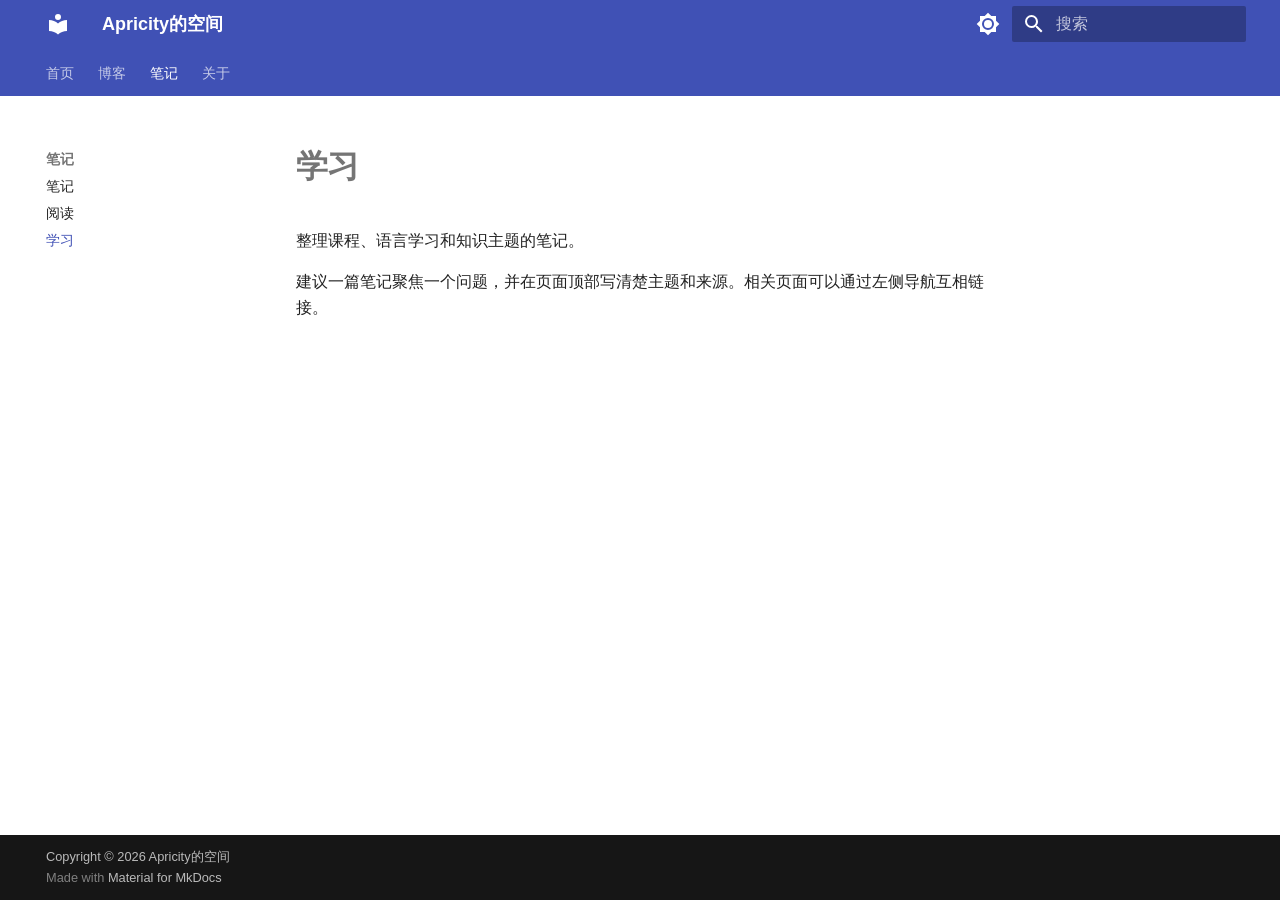
<file: notes/study/index.html>
<!doctype html>
<html lang="zh" class="no-js">
  <head>
    
      <meta charset="utf-8">
      <meta name="viewport" content="width=device-width,initial-scale=1">
      
        <meta name="description" content="记录学习笔记、阅读与日常想法">
      
      
        <meta name="author" content="Apricity">
      
      
      
        <link rel="prev" href="../reading/">
      
      
        <link rel="next" href="../../about/">
      
      
        
      
      
      <link rel="icon" href="../../assets/images/favicon.png">
      <meta name="generator" content="mkdocs-1.6.1, mkdocs-material-9.7.7">
    
    
      
        <title>学习 - Apricity的空间</title>
      
    
    
      <link rel="stylesheet" href="../../assets/stylesheets/main.ec1eaa64.min.css">
      
        
        <link rel="stylesheet" href="../../assets/stylesheets/palette.ab4e12ef.min.css">
      
      


    
    
      
    
    
      
        
        
        <link rel="preconnect" href="https://fonts.gstatic.com" crossorigin>
        <link rel="stylesheet" href="https://fonts.googleapis.com/css?family=Roboto:300,300i,400,400i,700,700i%7CRoboto+Mono:400,400i,700,700i&display=fallback">
        <style>:root{--md-text-font:"Roboto";--md-code-font:"Roboto Mono"}</style>
      
    
    
      <link rel="stylesheet" href="../../stylesheets/extra.css">
    
    <script>__md_scope=new URL("../..",location),__md_hash=e=>[...e].reduce(((e,_)=>(e<<5)-e+_.charCodeAt(0)),0),__md_get=(e,_=localStorage,t=__md_scope)=>JSON.parse(_.getItem(t.pathname+"."+e)),__md_set=(e,_,t=localStorage,a=__md_scope)=>{try{t.setItem(a.pathname+"."+e,JSON.stringify(_))}catch(e){}}</script>
    
      

    
    
  </head>
  
  
    
    
      
    
    
    
    
    <body dir="ltr" data-md-color-scheme="default" data-md-color-primary="indigo" data-md-color-accent="teal">
  
    
    <input class="md-toggle" data-md-toggle="drawer" type="checkbox" id="__drawer" autocomplete="off">
    <input class="md-toggle" data-md-toggle="search" type="checkbox" id="__search" autocomplete="off">
    <label class="md-overlay" for="__drawer"></label>
    <div data-md-component="skip">
      
        
        <a href="#_1" class="md-skip">
          跳转至
        </a>
      
    </div>
    <div data-md-component="announce">
      
    </div>
    
    
      

<header class="md-header" data-md-component="header">
  <nav class="md-header__inner md-grid" aria-label="页眉">
    <a href="../.." title="Apricity的空间" class="md-header__button md-logo" aria-label="Apricity的空间" data-md-component="logo">
      
  
  <svg xmlns="http://www.w3.org/2000/svg" viewBox="0 0 24 24"><path d="M12 8a3 3 0 0 0 3-3 3 3 0 0 0-3-3 3 3 0 0 0-3 3 3 3 0 0 0 3 3m0 3.54C9.64 9.35 6.5 8 3 8v11c3.5 0 6.64 1.35 9 3.54 2.36-2.19 5.5-3.54 9-3.54V8c-3.5 0-6.64 1.35-9 3.54"/></svg>

    </a>
    <label class="md-header__button md-icon" for="__drawer">
      
      <svg xmlns="http://www.w3.org/2000/svg" viewBox="0 0 24 24"><path d="M3 6h18v2H3zm0 5h18v2H3zm0 5h18v2H3z"/></svg>
    </label>
    <div class="md-header__title" data-md-component="header-title">
      <div class="md-header__ellipsis">
        <div class="md-header__topic">
          <span class="md-ellipsis">
            Apricity的空间
          </span>
        </div>
        <div class="md-header__topic" data-md-component="header-topic">
          <span class="md-ellipsis">
            
              学习
            
          </span>
        </div>
      </div>
    </div>
    
      
        <form class="md-header__option" data-md-component="palette">
  
    
    
    
    <input class="md-option" data-md-color-media="(prefers-color-scheme: light)" data-md-color-scheme="default" data-md-color-primary="indigo" data-md-color-accent="teal"  aria-label="切换到深色模式"  type="radio" name="__palette" id="__palette_0">
    
      <label class="md-header__button md-icon" title="切换到深色模式" for="__palette_1" hidden>
        <svg xmlns="http://www.w3.org/2000/svg" viewBox="0 0 24 24"><path d="M12 8a4 4 0 0 0-4 4 4 4 0 0 0 4 4 4 4 0 0 0 4-4 4 4 0 0 0-4-4m0 10a6 6 0 0 1-6-6 6 6 0 0 1 6-6 6 6 0 0 1 6 6 6 6 0 0 1-6 6m8-9.31V4h-4.69L12 .69 8.69 4H4v4.69L.69 12 4 15.31V20h4.69L12 23.31 15.31 20H20v-4.69L23.31 12z"/></svg>
      </label>
    
  
    
    
    
    <input class="md-option" data-md-color-media="(prefers-color-scheme: dark)" data-md-color-scheme="slate" data-md-color-primary="indigo" data-md-color-accent="teal"  aria-label="切换到浅色模式"  type="radio" name="__palette" id="__palette_1">
    
      <label class="md-header__button md-icon" title="切换到浅色模式" for="__palette_0" hidden>
        <svg xmlns="http://www.w3.org/2000/svg" viewBox="0 0 24 24"><path d="M12 18c-.89 0-1.74-.2-2.5-.55C11.56 16.5 13 14.42 13 12s-1.44-4.5-3.5-5.45C10.26 6.2 11.11 6 12 6a6 6 0 0 1 6 6 6 6 0 0 1-6 6m8-9.31V4h-4.69L12 .69 8.69 4H4v4.69L.69 12 4 15.31V20h4.69L12 23.31 15.31 20H20v-4.69L23.31 12z"/></svg>
      </label>
    
  
</form>
      
    
    
      <script>var palette=__md_get("__palette");if(palette&&palette.color){if("(prefers-color-scheme)"===palette.color.media){var media=matchMedia("(prefers-color-scheme: light)"),input=document.querySelector(media.matches?"[data-md-color-media='(prefers-color-scheme: light)']":"[data-md-color-media='(prefers-color-scheme: dark)']");palette.color.media=input.getAttribute("data-md-color-media"),palette.color.scheme=input.getAttribute("data-md-color-scheme"),palette.color.primary=input.getAttribute("data-md-color-primary"),palette.color.accent=input.getAttribute("data-md-color-accent")}for(var[key,value]of Object.entries(palette.color))document.body.setAttribute("data-md-color-"+key,value)}</script>
    
    
    
      
      
        <label class="md-header__button md-icon" for="__search">
          
          <svg xmlns="http://www.w3.org/2000/svg" viewBox="0 0 24 24"><path d="M9.5 3A6.5 6.5 0 0 1 16 9.5c0 1.61-.59 3.09-1.56 4.23l.27.27h.79l5 5-1.5 1.5-5-5v-.79l-.27-.27A6.52 6.52 0 0 1 9.5 16 6.5 6.5 0 0 1 3 9.5 6.5 6.5 0 0 1 9.5 3m0 2C7 5 5 7 5 9.5S7 14 9.5 14 14 12 14 9.5 12 5 9.5 5"/></svg>
        </label>
        <div class="md-search" data-md-component="search" role="dialog">
  <label class="md-search__overlay" for="__search"></label>
  <div class="md-search__inner" role="search">
    <form class="md-search__form" name="search">
      <input type="text" class="md-search__input" name="query" aria-label="搜索" placeholder="搜索" autocapitalize="off" autocorrect="off" autocomplete="off" spellcheck="false" data-md-component="search-query" required>
      <label class="md-search__icon md-icon" for="__search">
        
        <svg xmlns="http://www.w3.org/2000/svg" viewBox="0 0 24 24"><path d="M9.5 3A6.5 6.5 0 0 1 16 9.5c0 1.61-.59 3.09-1.56 4.23l.27.27h.79l5 5-1.5 1.5-5-5v-.79l-.27-.27A6.52 6.52 0 0 1 9.5 16 6.5 6.5 0 0 1 3 9.5 6.5 6.5 0 0 1 9.5 3m0 2C7 5 5 7 5 9.5S7 14 9.5 14 14 12 14 9.5 12 5 9.5 5"/></svg>
        
        <svg xmlns="http://www.w3.org/2000/svg" viewBox="0 0 24 24"><path d="M20 11v2H8l5.5 5.5-1.42 1.42L4.16 12l7.92-7.92L13.5 5.5 8 11z"/></svg>
      </label>
      <nav class="md-search__options" aria-label="查找">
        
        <button type="reset" class="md-search__icon md-icon" title="清空当前内容" aria-label="清空当前内容" tabindex="-1">
          
          <svg xmlns="http://www.w3.org/2000/svg" viewBox="0 0 24 24"><path d="M19 6.41 17.59 5 12 10.59 6.41 5 5 6.41 10.59 12 5 17.59 6.41 19 12 13.41 17.59 19 19 17.59 13.41 12z"/></svg>
        </button>
      </nav>
      
        <div class="md-search__suggest" data-md-component="search-suggest"></div>
      
    </form>
    <div class="md-search__output">
      <div class="md-search__scrollwrap" tabindex="0" data-md-scrollfix>
        <div class="md-search-result" data-md-component="search-result">
          <div class="md-search-result__meta">
            正在初始化搜索引擎
          </div>
          <ol class="md-search-result__list" role="presentation"></ol>
        </div>
      </div>
    </div>
  </div>
</div>
      
    
    
  </nav>
  
</header>
    
    <div class="md-container" data-md-component="container">
      
      
        
          
            
<nav class="md-tabs" aria-label="标签" data-md-component="tabs">
  <div class="md-grid">
    <ul class="md-tabs__list">
      
        
  
  
  
  
    <li class="md-tabs__item">
      <a href="../.." class="md-tabs__link">
        
  
  
    
  
  首页

      </a>
    </li>
  

      
        
  
  
  
  
    
    
      <li class="md-tabs__item">
        <a href="../../blog/" class="md-tabs__link">
          
  
  
  博客

        </a>
      </li>
    
  

      
        
  
  
  
    
  
  
    
    
      <li class="md-tabs__item md-tabs__item--active">
        <a href="../" class="md-tabs__link">
          
  
  
  笔记

        </a>
      </li>
    
  

      
        
  
  
  
  
    <li class="md-tabs__item">
      <a href="../../about/" class="md-tabs__link">
        
  
  
    
  
  关于

      </a>
    </li>
  

      
    </ul>
  </div>
</nav>
          
        
      
      <main class="md-main" data-md-component="main">
        <div class="md-main__inner md-grid">
          
            
              
              <div class="md-sidebar md-sidebar--primary" data-md-component="sidebar" data-md-type="navigation" >
                <div class="md-sidebar__scrollwrap">
                  <div class="md-sidebar__inner">
                    


  


<nav class="md-nav md-nav--primary md-nav--lifted" aria-label="导航栏" data-md-level="0">
  <label class="md-nav__title" for="__drawer">
    <a href="../.." title="Apricity的空间" class="md-nav__button md-logo" aria-label="Apricity的空间" data-md-component="logo">
      
  
  <svg xmlns="http://www.w3.org/2000/svg" viewBox="0 0 24 24"><path d="M12 8a3 3 0 0 0 3-3 3 3 0 0 0-3-3 3 3 0 0 0-3 3 3 3 0 0 0 3 3m0 3.54C9.64 9.35 6.5 8 3 8v11c3.5 0 6.64 1.35 9 3.54 2.36-2.19 5.5-3.54 9-3.54V8c-3.5 0-6.64 1.35-9 3.54"/></svg>

    </a>
    Apricity的空间
  </label>
  
  <ul class="md-nav__list" data-md-scrollfix>
    
      
      
  
  
  
  
    <li class="md-nav__item">
      <a href="../.." class="md-nav__link">
        
  
  
  <span class="md-ellipsis">
    
  
    首页
  

    
  </span>
  
  

      </a>
    </li>
  

    
      
      
  
  
  
  
    
    
    
    
      
      
        
      
    
    
    <li class="md-nav__item md-nav__item--nested">
      
        
        
          
        
        <input class="md-nav__toggle md-toggle md-toggle--indeterminate" type="checkbox" id="__nav_2" >
        
          
          <label class="md-nav__link" for="__nav_2" id="__nav_2_label" tabindex="0">
            
  
  
  <span class="md-ellipsis">
    
  
    博客
  

    
  </span>
  
  

            <span class="md-nav__icon md-icon"></span>
          </label>
        
        <nav class="md-nav" data-md-level="1" aria-labelledby="__nav_2_label" aria-expanded="false">
          <label class="md-nav__title" for="__nav_2">
            <span class="md-nav__icon md-icon"></span>
            
  
    博客
  

          </label>
          <ul class="md-nav__list" data-md-scrollfix>
            
              
                
  
  
  
  
    <li class="md-nav__item">
      <a href="../../blog/" class="md-nav__link">
        
  
  
  <span class="md-ellipsis">
    
  
    博客
  

    
  </span>
  
  

      </a>
    </li>
  

              
            
              
                
  
  
  
  
    <li class="md-nav__item">
      <a href="../../blog/technology/" class="md-nav__link">
        
  
  
  <span class="md-ellipsis">
    
  
    技术
  

    
  </span>
  
  

      </a>
    </li>
  

              
            
              
                
  
  
  
  
    <li class="md-nav__item">
      <a href="../../blog/essays/" class="md-nav__link">
        
  
  
  <span class="md-ellipsis">
    
  
    随笔
  

    
  </span>
  
  

      </a>
    </li>
  

              
            
              
                
  
  
  
  
    <li class="md-nav__item">
      <a href="../../blog/weekly/" class="md-nav__link">
        
  
  
  <span class="md-ellipsis">
    
  
    周刊
  

    
  </span>
  
  

      </a>
    </li>
  

              
            
          </ul>
        </nav>
      
    </li>
  

    
      
      
  
  
    
  
  
  
    
    
    
    
      
        
        
      
      
        
      
    
    
    <li class="md-nav__item md-nav__item--active md-nav__item--section md-nav__item--nested">
      
        
        
        <input class="md-nav__toggle md-toggle " type="checkbox" id="__nav_3" checked>
        
          
          <label class="md-nav__link" for="__nav_3" id="__nav_3_label" tabindex="">
            
  
  
  <span class="md-ellipsis">
    
  
    笔记
  

    
  </span>
  
  

            <span class="md-nav__icon md-icon"></span>
          </label>
        
        <nav class="md-nav" data-md-level="1" aria-labelledby="__nav_3_label" aria-expanded="true">
          <label class="md-nav__title" for="__nav_3">
            <span class="md-nav__icon md-icon"></span>
            
  
    笔记
  

          </label>
          <ul class="md-nav__list" data-md-scrollfix>
            
              
                
  
  
  
  
    <li class="md-nav__item">
      <a href="../" class="md-nav__link">
        
  
  
  <span class="md-ellipsis">
    
  
    笔记
  

    
  </span>
  
  

      </a>
    </li>
  

              
            
              
                
  
  
  
  
    <li class="md-nav__item">
      <a href="../reading/" class="md-nav__link">
        
  
  
  <span class="md-ellipsis">
    
  
    阅读
  

    
  </span>
  
  

      </a>
    </li>
  

              
            
              
                
  
  
    
  
  
  
    <li class="md-nav__item md-nav__item--active">
      
      <input class="md-nav__toggle md-toggle" type="checkbox" id="__toc">
      
      
        
      
      
      <a href="./" class="md-nav__link md-nav__link--active">
        
  
  
  <span class="md-ellipsis">
    
  
    学习
  

    
  </span>
  
  

      </a>
      
    </li>
  

              
            
          </ul>
        </nav>
      
    </li>
  

    
      
      
  
  
  
  
    <li class="md-nav__item">
      <a href="../../about/" class="md-nav__link">
        
  
  
  <span class="md-ellipsis">
    
  
    关于
  

    
  </span>
  
  

      </a>
    </li>
  

    
  </ul>
</nav>
                  </div>
                </div>
              </div>
            
            
              
              <div class="md-sidebar md-sidebar--secondary" data-md-component="sidebar" data-md-type="toc" >
                <div class="md-sidebar__scrollwrap">
                  <div class="md-sidebar__inner">
                    

<nav class="md-nav md-nav--secondary" aria-label="目录">
  
  
  
    
  
  
</nav>
                  </div>
                </div>
              </div>
            
          
          
            <div class="md-content" data-md-component="content">
              
              <article class="md-content__inner md-typeset">
                
                  



<h1 id="_1">学习</h1>
<p>整理课程、语言学习和知识主题的笔记。</p>
<p>建议一篇笔记聚焦一个问题，并在页面顶部写清楚主题和来源。相关页面可以通过左侧导航互相链接。</p>












                
              </article>
            </div>
          
          
<script>var target=document.getElementById(location.hash.slice(1));target&&target.name&&(target.checked=target.name.startsWith("__tabbed_"))</script>
        </div>
        
          <button type="button" class="md-top md-icon" data-md-component="top" hidden>
  
  <svg xmlns="http://www.w3.org/2000/svg" viewBox="0 0 24 24"><path d="M13 20h-2V8l-5.5 5.5-1.42-1.42L12 4.16l7.92 7.92-1.42 1.42L13 8z"/></svg>
  回到页面顶部
</button>
        
      </main>
      
        <footer class="md-footer">
  
  <div class="md-footer-meta md-typeset">
    <div class="md-footer-meta__inner md-grid">
      <div class="md-copyright">
  
    <div class="md-copyright__highlight">
      Copyright &copy; 2026 Apricity的空间
    </div>
  
  
    Made with
    <a href="https://squidfunk.github.io/mkdocs-material/" target="_blank" rel="noopener">
      Material for MkDocs
    </a>
  
</div>
      
    </div>
  </div>
</footer>
      
    </div>
    <div class="md-dialog" data-md-component="dialog">
      <div class="md-dialog__inner md-typeset"></div>
    </div>
    
    
    
      
      
      <script id="__config" type="application/json">{"annotate": null, "base": "../..", "features": ["navigation.tabs", "navigation.sections", "navigation.expand", "navigation.top", "search.suggest", "search.highlight", "content.code.copy"], "search": "../../assets/javascripts/workers/search.2c215733.min.js", "tags": null, "translations": {"clipboard.copied": "\u5df2\u590d\u5236", "clipboard.copy": "\u590d\u5236", "search.result.more.one": "\u5728\u8be5\u9875\u4e0a\u8fd8\u6709 1 \u4e2a\u7b26\u5408\u6761\u4ef6\u7684\u7ed3\u679c", "search.result.more.other": "\u5728\u8be5\u9875\u4e0a\u8fd8\u6709 # \u4e2a\u7b26\u5408\u6761\u4ef6\u7684\u7ed3\u679c", "search.result.none": "\u6ca1\u6709\u627e\u5230\u7b26\u5408\u6761\u4ef6\u7684\u7ed3\u679c", "search.result.one": "\u627e\u5230 1 \u4e2a\u7b26\u5408\u6761\u4ef6\u7684\u7ed3\u679c", "search.result.other": "# \u4e2a\u7b26\u5408\u6761\u4ef6\u7684\u7ed3\u679c", "search.result.placeholder": "\u952e\u5165\u4ee5\u5f00\u59cb\u641c\u7d22", "search.result.term.missing": "\u7f3a\u5c11", "select.version": "\u9009\u62e9\u5f53\u524d\u7248\u672c"}, "version": null}</script>
    
    
      <script src="../../assets/javascripts/bundle.d7400e89.min.js"></script>
      
    
  </body>
</html>
</file>
<file: stylesheets/extra.css>
:root {
  --md-text-font: "Noto Sans SC", "Microsoft YaHei", sans-serif;
  --md-code-font: "Cascadia Code", Consolas, monospace;
}

.md-content h1 {
  font-weight: 750;
  letter-spacing: -0.025em;
}

.md-content .grid.cards > ul > li {
  border-radius: 0.8rem;
}

.md-typeset blockquote {
  border-left-color: var(--md-accent-fg-color);
}

/* Homepage */
.home-page {
  --home-ink: #1c3032;
  --home-muted: #687976;
  --home-line: #dce5df;
  --home-paper: #f6f5ef;
  --home-accent: #b46c4b;
  --home-green: #406c5d;
  max-width: 980px;
  margin-inline: auto;
  color: var(--home-ink);
}

[data-md-color-scheme="slate"] .home-page {
  --home-ink: #e8efeb;
  --home-muted: #aebbb6;
  --home-line: #384945;
  --home-paper: #202e2b;
  --home-accent: #e0a181;
  --home-green: #a6c9b5;
}

.home-page h1,
.home-page h2,
.home-page h3 {
  color: var(--home-ink);
}

.home-hero {
  display: grid;
  grid-template-columns: minmax(0, 1.35fr) minmax(230px, 0.72fr);
  align-items: stretch;
  gap: clamp(1.5rem, 5vw, 3.5rem);
  margin: 0.35rem 0 3rem;
  padding: clamp(1.4rem, 5vw, 3.25rem);
  overflow: hidden;
  border: 1px solid var(--home-line);
  border-radius: 1.4rem;
  background:
    radial-gradient(ellipse at 10% 100%, rgb(186 209 190 / 25%), transparent 42%),
    linear-gradient(135deg, var(--md-default-bg-color) 35%, var(--home-paper));
}

.home-eyebrow {
  margin: 0 0 0.75rem;
  color: var(--home-green);
  font-size: 0.61rem;
  font-weight: 800;
  letter-spacing: 0.15em;
}

.home-eyebrow > span {
  display: inline-block;
  width: 0.42rem;
  height: 0.42rem;
  margin-right: 0.45rem;
  border-radius: 50%;
  background: #78a88b;
  box-shadow: 0 0 0 4px rgb(120 168 139 / 15%);
}

.home-hero-copy h1 {
  margin: 0.35rem 0 1rem;
  font-family: "Noto Serif SC", "Songti SC", serif;
  font-size: clamp(2.15rem, 5vw, 3.55rem);
  font-weight: 700;
  letter-spacing: -0.06em;
  line-height: 1.32;
}

.home-hero-copy h1 span {
  color: var(--home-accent);
}

.home-hero-copy > p:not(.home-eyebrow) {
  max-width: 34rem;
  color: var(--home-muted);
  font-size: 0.84rem;
  line-height: 2;
}

.home-actions {
  margin-top: 1.4rem;
}

.home-actions > p {
  display: flex;
  flex-wrap: wrap;
  gap: 0.55rem;
  margin: 0;
}

.home-actions .md-button {
  margin: 0;
  border-radius: 99px;
  font-size: 0.68rem;
}

.home-profile {
  position: relative;
  display: flex;
  min-height: 300px;
  flex-direction: column;
  align-items: center;
  justify-content: center;
  overflow: hidden;
  padding: 1.5rem;
  border: 1px solid rgb(255 255 255 / 10%);
  border-radius: 1.1rem;
  background: linear-gradient(150deg, #2b5149, #182f32 78%);
  color: #edf4ee;
  text-align: center;
  box-shadow: 0 18px 40px rgb(27 54 48 / 15%);
}

.home-profile::before,
.home-profile::after {
  position: absolute;
  top: 50%;
  left: 50%;
  width: 220px;
  height: 220px;
  border: 1px solid rgb(220 239 225 / 18%);
  border-radius: 50%;
  content: "";
  pointer-events: none;
}

.home-profile::before {
  transform: translate(-50%, -50%) rotate(-28deg) scaleX(0.72);
}

.home-profile::after {
  transform: translate(-50%, -50%) rotate(42deg) scaleX(0.72);
}

.profile-overline,
.profile-monogram,
.profile-name,
.profile-motto,
.profile-divider,
.profile-note {
  position: relative;
}

.profile-overline {
  margin: 0 0 0.8rem;
  color: #b9d4c5;
  font-size: 0.53rem;
  font-weight: 700;
  letter-spacing: 0.14em;
}

.profile-monogram {
  display: grid;
  width: 82px;
  height: 82px;
  margin: 0;
  place-items: center;
  border: 1px solid rgb(235 251 241 / 48%);
  border-radius: 50%;
  background: rgb(255 255 255 / 8%);
  color: #f1f7ed;
  font-family: Georgia, serif;
  font-size: 2.2rem;
  font-weight: 600;
}

.profile-monogram > span {
  position: absolute;
  top: -0.25rem;
  right: -0.25rem;
  display: grid;
  width: 1.4rem;
  height: 1.4rem;
  place-items: center;
  border-radius: 50%;
  background: #b5d7be;
  color: #244a43;
  font-family: sans-serif;
  font-size: 0.72rem;
}

.profile-name {
  margin: 0.75rem 0 0;
  color: #fff;
  font-family: Georgia, serif;
  font-size: 1.45rem;
  letter-spacing: 0.02em;
}

.profile-motto {
  margin: 0.25rem 0 0;
  color: #c7dace;
  font-size: 0.67rem;
  letter-spacing: 0.12em;
}

.profile-motto i {
  padding-inline: 0.2rem;
  color: #e0a181;
  font-style: normal;
}

.profile-divider {
  width: 2rem;
  height: 1px;
  margin: 1rem 0 0.7rem;
  border: 0;
  background: #8bbba1;
}

.profile-note {
  margin: 0;
  color: #d4e3da;
  font-size: 0.65rem;
}

.home-section-heading {
  margin: 0 0 1.05rem;
}

.home-section-heading h2 {
  margin: 0;
  font-family: "Noto Serif SC", "Songti SC", serif;
  font-size: 1.35rem;
  letter-spacing: -0.035em;
}

.home-card-grid {
  margin-bottom: 1.35rem;
}

.home-card-grid > ul > li {
  overflow: hidden;
  border: 1px solid var(--home-line);
  border-radius: 0.95rem !important;
  background: var(--md-default-bg-color);
  box-shadow: none !important;
  transition: transform 160ms ease, border-color 160ms ease, background 160ms ease;
}

.home-card-grid > ul > li:hover {
  transform: translateY(-3px);
  border-color: #a7c8b1;
  background: var(--home-paper);
}

.home-card-grid > ul > li > p:first-child {
  margin-bottom: 0.85rem;
  color: var(--home-accent);
  font-family: var(--md-code-font-family);
  font-size: 0.58rem;
  font-weight: 750;
  letter-spacing: 0.09em;
}

.home-card-grid > ul > li > p:nth-child(2) {
  margin: 0 0 0.45rem;
  color: var(--home-ink);
  font-size: 0.93rem;
}

.home-card-grid > ul > li > p:nth-child(3) {
  min-height: 3.2rem;
  color: var(--home-muted);
  font-size: 0.71rem;
  line-height: 1.8;
}

.home-card-grid > ul > li > p:last-child a {
  color: var(--home-green);
  font-size: 0.68rem;
  font-weight: 750;
}

.home-lower-grid {
  display: grid;
  grid-template-columns: 1.1fr 0.9fr;
  gap: 0.85rem;
  margin: 1.5rem 0;
}

.home-start-card,
.home-note-card {
  position: relative;
  min-height: 190px;
  padding: 1.3rem 1.45rem;
  overflow: hidden;
  border: 1px solid var(--home-line);
  border-radius: 0.95rem;
  background: var(--home-paper);
}

.home-start-card h3,
.home-note-card h3 {
  margin: 0.4rem 0 0.55rem;
  font-size: 1.02rem;
}

.home-start-card > p:not(.home-eyebrow),
.home-note-card > p:not(.home-quote-mark) {
  color: var(--home-muted);
  font-size: 0.71rem;
  line-height: 1.85;
}

.home-start-card a {
  color: var(--home-green);
  font-size: 0.68rem;
  font-weight: 750;
}

.home-note-card {
  display: flex;
  flex-direction: column;
  justify-content: center;
  background: linear-gradient(145deg, #e8eee7, #f5f2e9);
}

[data-md-color-scheme="slate"] .home-note-card {
  background: linear-gradient(145deg, #293b34, #242e2a);
}

.home-note-card .home-quote-mark {
  position: absolute;
  top: 0.05rem;
  right: 1rem;
  margin: 0;
  color: rgb(97 145 117 / 22%);
  font-family: Georgia, serif;
  font-size: 5rem;
  line-height: 1;
}

.home-note-card h3 {
  position: relative;
  font-family: "Noto Serif SC", "Songti SC", serif;
}

.home-note-card > p:last-child {
  margin-bottom: 0;
}

.home-bottom {
  display: flex;
  align-items: center;
  justify-content: space-between;
  gap: 1rem;
  margin: 2.4rem 0 0;
  padding: 1.25rem 0 0;
  border-top: 1px solid var(--home-line);
}

.home-bottom h2 {
  margin: 0.15rem 0;
  font-family: "Noto Serif SC", "Songti SC", serif;
  font-size: 1.05rem;
}

.home-bottom p:not(.home-eyebrow) {
  margin: 0;
  color: var(--home-muted);
  font-size: 0.68rem;
}

.home-bottom .home-eyebrow {
  margin-bottom: 0.25rem;
}

.home-about-link {
  flex: 0 0 auto;
  color: var(--home-green);
  font-size: 0.7rem;
  font-weight: 750;
}

.home-page a:focus-visible {
  outline: 2px solid var(--home-accent);
  outline-offset: 3px;
}

@media (max-width: 700px) {
  .home-hero {
    grid-template-columns: 1fr;
    gap: 1.15rem;
    margin-bottom: 2.15rem;
    padding: 1.25rem;
    border-radius: 1.05rem;
  }

  .home-hero-copy h1 {
    font-size: clamp(2rem, 10vw, 2.8rem);
  }

  .home-profile {
    min-height: 245px;
  }

  .home-lower-grid {
    grid-template-columns: 1fr;
  }

  .home-start-card,
  .home-note-card {
    min-height: 160px;
  }

  .home-bottom {
    align-items: flex-start;
    flex-direction: column;
  }
}

@media (prefers-reduced-motion: reduce) {
  .home-card-grid > ul > li {
    transition: none;
  }
}
</file>
<file: assets/stylesheets/main.ec1eaa64.min.css>
@charset "UTF-8";html{-webkit-text-size-adjust:none;-moz-text-size-adjust:none;text-size-adjust:none;box-sizing:border-box}*,:after,:before{box-sizing:inherit}@media (prefers-reduced-motion){*,:after,:before{transition:none!important}}body{margin:0}a,button,input,label{-webkit-tap-highlight-color:transparent}a{color:inherit;text-decoration:none}hr{border:0;box-sizing:initial;display:block;height:.05rem;overflow:visible;padding:0}small{font-size:80%}sub,sup{line-height:1em}img{border-style:none}table{border-collapse:initial;border-spacing:0}td,th{font-weight:400;vertical-align:top}button{background:#0000;border:0;font-family:inherit;font-size:inherit;margin:0;padding:0}input{border:0;outline:none}:root{--md-primary-fg-color:#4051b5;--md-primary-fg-color--light:#5d6cc0;--md-primary-fg-color--dark:#303fa1;--md-primary-bg-color:#fff;--md-primary-bg-color--light:#ffffffb3;--md-accent-fg-color:#526cfe;--md-accent-fg-color--transparent:#526cfe1a;--md-accent-bg-color:#fff;--md-accent-bg-color--light:#ffffffb3}[data-md-color-scheme=default]{color-scheme:light}[data-md-color-scheme=default] img[src$="#gh-dark-mode-only"],[data-md-color-scheme=default] img[src$="#only-dark"]{display:none}:root,[data-md-color-scheme=default]{--md-hue:225deg;--md-default-fg-color:#000000de;--md-default-fg-color--light:#0000008a;--md-default-fg-color--lighter:#00000052;--md-default-fg-color--lightest:#00000012;--md-default-bg-color:#fff;--md-default-bg-color--light:#ffffffb3;--md-default-bg-color--lighter:#ffffff4d;--md-default-bg-color--lightest:#ffffff1f;--md-code-fg-color:#36464e;--md-code-bg-color:#f5f5f5;--md-code-bg-color--light:#f5f5f5b3;--md-code-bg-color--lighter:#f5f5f54d;--md-code-hl-color:#4287ff;--md-code-hl-color--light:#4287ff1a;--md-code-hl-number-color:#d52a2a;--md-code-hl-special-color:#db1457;--md-code-hl-function-color:#a846b9;--md-code-hl-constant-color:#6e59d9;--md-code-hl-keyword-color:#3f6ec6;--md-code-hl-string-color:#1c7d4d;--md-code-hl-name-color:var(--md-code-fg-color);--md-code-hl-operator-color:var(--md-default-fg-color--light);--md-code-hl-punctuation-color:var(--md-default-fg-color--light);--md-code-hl-comment-color:var(--md-default-fg-color--light);--md-code-hl-generic-color:var(--md-default-fg-color--light);--md-code-hl-variable-color:var(--md-default-fg-color--light);--md-typeset-color:var(--md-default-fg-color);--md-typeset-a-color:var(--md-primary-fg-color);--md-typeset-del-color:#f5503d26;--md-typeset-ins-color:#0bd57026;--md-typeset-kbd-color:#fafafa;--md-typeset-kbd-accent-color:#fff;--md-typeset-kbd-border-color:#b8b8b8;--md-typeset-mark-color:#ffff0080;--md-typeset-table-color:#0000001f;--md-typeset-table-color--light:rgba(0,0,0,.035);--md-admonition-fg-color:var(--md-default-fg-color);--md-admonition-bg-color:var(--md-default-bg-color);--md-warning-fg-color:#000000de;--md-warning-bg-color:#ff9;--md-footer-fg-color:#fff;--md-footer-fg-color--light:#ffffffb3;--md-footer-fg-color--lighter:#ffffff73;--md-footer-bg-color:#000000de;--md-footer-bg-color--dark:#00000052;--md-shadow-z1:0 0.2rem 0.5rem #0000000d,0 0 0.05rem #0000001a;--md-shadow-z2:0 0.2rem 0.5rem #0000001a,0 0 0.05rem #00000040;--md-shadow-z3:0 0.2rem 0.5rem #0003,0 0 0.05rem #00000059}.md-icon svg{fill:currentcolor;display:block;height:1.2rem;width:1.2rem}body{-webkit-font-smoothing:antialiased;-moz-osx-font-smoothing:grayscale;--md-text-font-family:var(--md-text-font,_),-apple-system,BlinkMacSystemFont,Helvetica,Arial,sans-serif;--md-code-font-family:var(--md-code-font,_),SFMono-Regular,Consolas,Menlo,monospace}aside,body,input{font-feature-settings:"kern","liga";color:var(--md-typeset-color);font-family:var(--md-text-font-family)}code,kbd,pre{font-feature-settings:"kern";font-family:var(--md-code-font-family)}:root{--md-typeset-table-sort-icon:url('data:image/svg+xml;charset=utf-8,<svg xmlns="http://www.w3.org/2000/svg" viewBox="0 0 24 24"><path d="m18 21-4-4h3V7h-3l4-4 4 4h-3v10h3M2 19v-2h10v2M2 13v-2h7v2M2 7V5h4v2z"/></svg>');--md-typeset-table-sort-icon--asc:url('data:image/svg+xml;charset=utf-8,<svg xmlns="http://www.w3.org/2000/svg" viewBox="0 0 24 24"><path d="M19 17h3l-4 4-4-4h3V3h2M2 17h10v2H2M6 5v2H2V5m0 6h7v2H2z"/></svg>');--md-typeset-table-sort-icon--desc:url('data:image/svg+xml;charset=utf-8,<svg xmlns="http://www.w3.org/2000/svg" viewBox="0 0 24 24"><path d="M19 7h3l-4-4-4 4h3v14h2M2 17h10v2H2M6 5v2H2V5m0 6h7v2H2z"/></svg>')}.md-typeset{-webkit-print-color-adjust:exact;color-adjust:exact;font-size:.8rem;line-height:1.6;overflow-wrap:break-word}@media print{.md-typeset{font-size:.68rem}}.md-typeset blockquote,.md-typeset dl,.md-typeset figure,.md-typeset ol,.md-typeset pre,.md-typeset ul{margin-bottom:1em;margin-top:1em}.md-typeset h1{color:var(--md-default-fg-color--light);font-size:2em;line-height:1.3;margin:0 0 1.25em}.md-typeset h1,.md-typeset h2{font-weight:300;letter-spacing:-.01em}.md-typeset h2{font-size:1.5625em;line-height:1.4;margin:1.6em 0 .64em}.md-typeset h3{font-size:1.25em;font-weight:400;letter-spacing:-.01em;line-height:1.5;margin:1.6em 0 .8em}.md-typeset h2+h3{margin-top:.8em}.md-typeset h4{font-weight:700;letter-spacing:-.01em;margin:1em 0}.md-typeset h5,.md-typeset h6{color:var(--md-default-fg-color--light);font-size:.8em;font-weight:700;letter-spacing:-.01em;margin:1.25em 0}.md-typeset h5{text-transform:uppercase}.md-typeset h5 code{text-transform:none}.md-typeset hr{border-bottom:.05rem solid var(--md-default-fg-color--lightest);display:flow-root;margin:1.5em 0}.md-typeset a{color:var(--md-typeset-a-color);word-break:break-word}.md-typeset a,.md-typeset a:before{transition:color 125ms}.md-typeset a:focus,.md-typeset a:hover{color:var(--md-accent-fg-color)}.md-typeset a:focus code,.md-typeset a:hover code{background-color:var(--md-accent-fg-color--transparent);color:var(--md-accent-fg-color)}.md-typeset a code{color:var(--md-typeset-a-color)}.md-typeset a.focus-visible{outline-color:var(--md-accent-fg-color);outline-offset:.2rem}.md-typeset code,.md-typeset kbd,.md-typeset pre{color:var(--md-code-fg-color);direction:ltr;font-variant-ligatures:none;transition:background-color 125ms}@media print{.md-typeset code,.md-typeset kbd,.md-typeset pre{white-space:pre-wrap}}.md-typeset code{background-color:var(--md-code-bg-color);border-radius:.1rem;-webkit-box-decoration-break:clone;box-decoration-break:clone;font-size:.85em;padding:0 .2941176471em;transition:color 125ms,background-color 125ms;word-break:break-word}.md-typeset code:not(.focus-visible){-webkit-tap-highlight-color:transparent;outline:none}.md-typeset pre{display:flow-root;line-height:1.4;position:relative}.md-typeset pre>code{-webkit-box-decoration-break:slice;box-decoration-break:slice;box-shadow:none;display:block;margin:0;outline-color:var(--md-accent-fg-color);overflow:auto;padding:.7720588235em 1.1764705882em;scrollbar-color:var(--md-default-fg-color--lighter) #0000;scrollbar-width:thin;touch-action:auto;word-break:normal}.md-typeset pre>code:hover{scrollbar-color:var(--md-accent-fg-color) #0000}.md-typeset pre>code::-webkit-scrollbar{height:.2rem;width:.2rem}.md-typeset pre>code::-webkit-scrollbar-thumb{background-color:var(--md-default-fg-color--lighter)}.md-typeset pre>code::-webkit-scrollbar-thumb:hover{background-color:var(--md-accent-fg-color)}.md-typeset kbd{background-color:var(--md-typeset-kbd-color);border-radius:.1rem;box-shadow:0 .1rem 0 .05rem var(--md-typeset-kbd-border-color),0 .1rem 0 var(--md-typeset-kbd-border-color),0 -.1rem .2rem var(--md-typeset-kbd-accent-color) inset;color:var(--md-default-fg-color);display:inline-block;font-size:.75em;padding:0 .6666666667em;vertical-align:text-top;word-break:break-word}.md-typeset mark{background-color:var(--md-typeset-mark-color);-webkit-box-decoration-break:clone;box-decoration-break:clone;color:inherit;word-break:break-word}.md-typeset abbr{cursor:help;text-decoration:none}.md-typeset [data-preview],.md-typeset abbr{border-bottom:.05rem dotted var(--md-default-fg-color--light)}.md-typeset small{opacity:.75}[dir=ltr] .md-typeset sub,[dir=ltr] .md-typeset sup{margin-left:.078125em}[dir=rtl] .md-typeset sub,[dir=rtl] .md-typeset sup{margin-right:.078125em}[dir=ltr] .md-typeset blockquote{padding-left:.6rem}[dir=rtl] .md-typeset blockquote{padding-right:.6rem}[dir=ltr] .md-typeset blockquote{border-left:.2rem solid var(--md-default-fg-color--lighter)}[dir=rtl] .md-typeset blockquote{border-right:.2rem solid var(--md-default-fg-color--lighter)}.md-typeset blockquote{color:var(--md-default-fg-color--light);margin-left:0;margin-right:0}.md-typeset ul{list-style-type:disc}.md-typeset ul[type]{list-style-type:revert-layer}[dir=ltr] .md-typeset ol,[dir=ltr] .md-typeset ul{margin-left:.625em}[dir=rtl] .md-typeset ol,[dir=rtl] .md-typeset ul{margin-right:.625em}.md-typeset ol,.md-typeset ul{padding:0}.md-typeset ol:not([hidden]),.md-typeset ul:not([hidden]){display:flow-root}.md-typeset ol ol,.md-typeset ul ol{list-style-type:lower-alpha}.md-typeset ol ol ol,.md-typeset ul ol ol{list-style-type:lower-roman}.md-typeset ol ol ol ol,.md-typeset ul ol ol ol{list-style-type:upper-alpha}.md-typeset ol ol ol ol ol,.md-typeset ul ol ol ol ol{list-style-type:upper-roman}.md-typeset ol[type],.md-typeset ul[type]{list-style-type:revert-layer}[dir=ltr] .md-typeset ol li,[dir=ltr] .md-typeset ul li{margin-left:1.25em}[dir=rtl] .md-typeset ol li,[dir=rtl] .md-typeset ul li{margin-right:1.25em}.md-typeset ol li,.md-typeset ul li{margin-bottom:.5em}.md-typeset ol li blockquote,.md-typeset ol li p,.md-typeset ul li blockquote,.md-typeset ul li p{margin:.5em 0}.md-typeset ol li:last-child,.md-typeset ul li:last-child{margin-bottom:0}[dir=ltr] .md-typeset ol li ol,[dir=ltr] .md-typeset ol li ul,[dir=ltr] .md-typeset ul li ol,[dir=ltr] .md-typeset ul li ul{margin-left:.625em}[dir=rtl] .md-typeset ol li ol,[dir=rtl] .md-typeset ol li ul,[dir=rtl] .md-typeset ul li ol,[dir=rtl] .md-typeset ul li ul{margin-right:.625em}.md-typeset ol li ol,.md-typeset ol li ul,.md-typeset ul li ol,.md-typeset ul li ul{margin-bottom:.5em;margin-top:.5em}[dir=ltr] .md-typeset dd{margin-left:1.875em}[dir=rtl] .md-typeset dd{margin-right:1.875em}.md-typeset dd{margin-bottom:1.5em;margin-top:1em}.md-typeset img,.md-typeset svg,.md-typeset video{height:auto;max-width:100%}.md-typeset img[align=left]{margin:1em 1em 1em 0}.md-typeset img[align=right]{margin:1em 0 1em 1em}.md-typeset img[align]:only-child{margin-top:0}.md-typeset figure{display:flow-root;margin:1em auto;max-width:100%;text-align:center;width:fit-content}.md-typeset figure img{display:block;margin:0 auto}.md-typeset figcaption{font-style:italic;margin:1em auto;max-width:24rem}.md-typeset iframe{max-width:100%}.md-typeset table:not([class]){background-color:var(--md-default-bg-color);border:.05rem solid var(--md-typeset-table-color);border-radius:.1rem;display:inline-block;font-size:.64rem;max-width:100%;overflow:auto;touch-action:auto}@media print{.md-typeset table:not([class]){display:table}}.md-typeset table:not([class])+*{margin-top:1.5em}.md-typeset table:not([class]) td>:first-child,.md-typeset table:not([class]) th>:first-child{margin-top:0}.md-typeset table:not([class]) td>:last-child,.md-typeset table:not([class]) th>:last-child{margin-bottom:0}.md-typeset table:not([class]) td:not([align]),.md-typeset table:not([class]) th:not([align]){text-align:left}[dir=rtl] .md-typeset table:not([class]) td:not([align]),[dir=rtl] .md-typeset table:not([class]) th:not([align]){text-align:right}.md-typeset table:not([class]) th{font-weight:700;min-width:5rem;padding:.9375em 1.25em;vertical-align:top}.md-typeset table:not([class]) td{border-top:.05rem solid var(--md-typeset-table-color);padding:.9375em 1.25em;vertical-align:top}.md-typeset table:not([class]) tbody tr{transition:background-color 125ms}.md-typeset table:not([class]) tbody tr:hover{background-color:var(--md-typeset-table-color--light);box-shadow:0 .05rem 0 var(--md-default-bg-color) inset}.md-typeset table:not([class]) a{word-break:normal}.md-typeset table th[role=columnheader]{cursor:pointer}[dir=ltr] .md-typeset table th[role=columnheader]:after{margin-left:.5em}[dir=rtl] .md-typeset table th[role=columnheader]:after{margin-right:.5em}.md-typeset table th[role=columnheader]:after{content:"";display:inline-block;height:1.2em;-webkit-mask-image:var(--md-typeset-table-sort-icon);mask-image:var(--md-typeset-table-sort-icon);-webkit-mask-repeat:no-repeat;mask-repeat:no-repeat;-webkit-mask-size:contain;mask-size:contain;transition:background-color 125ms;vertical-align:text-bottom;width:1.2em}.md-typeset table th[role=columnheader]:hover:after{background-color:var(--md-default-fg-color--lighter)}.md-typeset table th[role=columnheader][aria-sort=ascending]:after{background-color:var(--md-default-fg-color--light);-webkit-mask-image:var(--md-typeset-table-sort-icon--asc);mask-image:var(--md-typeset-table-sort-icon--asc)}.md-typeset table th[role=columnheader][aria-sort=descending]:after{background-color:var(--md-default-fg-color--light);-webkit-mask-image:var(--md-typeset-table-sort-icon--desc);mask-image:var(--md-typeset-table-sort-icon--desc)}.md-typeset__scrollwrap{margin:1em -.8rem;overflow-x:auto;touch-action:auto}.md-typeset__table{display:inline-block;margin-bottom:.5em;padding:0 .8rem}@media print{.md-typeset__table{display:block}}html .md-typeset__table table{display:table;margin:0;overflow:hidden;width:100%}@media screen and (max-width:44.984375em){.md-content__inner>pre{margin:1em -.8rem}.md-content__inner>pre code{border-radius:0}}.md-typeset .md-author{border-radius:100%;display:block;flex-shrink:0;height:1.6rem;overflow:hidden;position:relative;transition:color 125ms,transform 125ms;width:1.6rem}.md-typeset .md-author img{display:block}.md-typeset .md-author--more{background:var(--md-default-fg-color--lightest);color:var(--md-default-fg-color--lighter);font-size:.6rem;font-weight:700;line-height:1.6rem;text-align:center}.md-typeset .md-author--long{height:2.4rem;width:2.4rem}.md-typeset a.md-author{transform:scale(1)}.md-typeset a.md-author img{border-radius:100%;filter:grayscale(100%) opacity(75%);transition:filter 125ms}.md-typeset a.md-author:focus,.md-typeset a.md-author:hover{transform:scale(1.1);z-index:1}.md-typeset a.md-author:focus img,.md-typeset a.md-author:hover img{filter:grayscale(0)}.md-banner{background-color:var(--md-footer-bg-color);color:var(--md-footer-fg-color);overflow:auto}@media print{.md-banner{display:none}}.md-banner--warning{background-color:var(--md-warning-bg-color);color:var(--md-warning-fg-color)}.md-banner__inner{font-size:.7rem;margin:.6rem auto;padding:0 .8rem}[dir=ltr] .md-banner__button{float:right}[dir=rtl] .md-banner__button{float:left}.md-banner__button{color:inherit;cursor:pointer;transition:opacity .25s}.no-js .md-banner__button{display:none}.md-banner__button:hover{opacity:.7}html{font-size:125%;height:100%;overflow-x:hidden}@media screen and (min-width:100em){html{font-size:137.5%}}@media screen and (min-width:125em){html{font-size:150%}}body{background-color:var(--md-default-bg-color);display:flex;flex-direction:column;font-size:.5rem;min-height:100%;position:relative;width:100%}@media print{body{display:block}}@media screen and (max-width:59.984375em){body[data-md-scrolllock]{position:fixed}}.md-grid{margin-left:auto;margin-right:auto;max-width:61rem}.md-container{display:flex;flex-direction:column;flex-grow:1}@media print{.md-container{display:block}}.md-main{flex-grow:1}.md-main__inner{display:flex;height:100%;margin-top:1.5rem}.md-ellipsis{overflow:hidden;text-overflow:ellipsis}.md-toggle{display:none}.md-option{height:0;opacity:0;position:absolute;width:0}.md-option:checked+label:not([hidden]){display:block}.md-option.focus-visible+label{outline-color:var(--md-accent-fg-color);outline-style:auto}.md-skip{background-color:var(--md-default-fg-color);border-radius:.1rem;color:var(--md-default-bg-color);font-size:.64rem;margin:.5rem;opacity:0;outline-color:var(--md-accent-fg-color);padding:.3rem .5rem;position:fixed;transform:translateY(.4rem);z-index:-1}.md-skip:focus{opacity:1;transform:translateY(0);transition:transform .25s cubic-bezier(.4,0,.2,1),opacity 175ms 75ms;z-index:10}@page{margin:25mm}:root{--md-clipboard-icon:url('data:image/svg+xml;charset=utf-8,<svg xmlns="http://www.w3.org/2000/svg" viewBox="0 0 24 24"><path d="M19 21H8V7h11m0-2H8a2 2 0 0 0-2 2v14a2 2 0 0 0 2 2h11a2 2 0 0 0 2-2V7a2 2 0 0 0-2-2m-3-4H4a2 2 0 0 0-2 2v14h2V3h12z"/></svg>')}.md-clipboard{border-radius:.1rem;color:var(--md-default-fg-color--lightest);cursor:pointer;height:1.5em;outline-color:var(--md-accent-fg-color);outline-offset:.1rem;transition:color .25s;width:1.5em;z-index:1}@media print{.md-clipboard{display:none}}.md-clipboard:not(.focus-visible){-webkit-tap-highlight-color:transparent;outline:none}:hover>.md-clipboard{color:var(--md-default-fg-color--light)}.md-clipboard:focus,.md-clipboard:hover{color:var(--md-accent-fg-color)}.md-clipboard:after{background-color:currentcolor;content:"";display:block;height:1.125em;margin:0 auto;-webkit-mask-image:var(--md-clipboard-icon);mask-image:var(--md-clipboard-icon);-webkit-mask-position:center;mask-position:center;-webkit-mask-repeat:no-repeat;mask-repeat:no-repeat;-webkit-mask-size:contain;mask-size:contain;width:1.125em}.md-clipboard--inline{cursor:pointer}.md-clipboard--inline code{transition:color .25s,background-color .25s}.md-clipboard--inline:focus code,.md-clipboard--inline:hover code{background-color:var(--md-accent-fg-color--transparent);color:var(--md-accent-fg-color)}:root{--md-code-select-icon:url('data:image/svg+xml;charset=utf-8,<svg xmlns="http://www.w3.org/2000/svg" viewBox="0 0 24 24"><path d="M19 19h-4v2h4c1.1 0 2-.9 2-2v-4h-2m0-12h-4v2h4v4h2V5c0-1.1-.9-2-2-2M5 5h4V3H5c-1.1 0-2 .9-2 2v4h2m0 6H3v4c0 1.1.9 2 2 2h4v-2H5zm2-4h2v2H7zm4 0h2v2h-2zm4 0h2v2h-2zM7 7h2v2H7zm4 0h2v2h-2zm4 0h2v2h-2zm-8 8h2v2H7zm4 0h2v2h-2zm4 0h2v2h-2z"/></svg>');--md-code-copy-icon:url('data:image/svg+xml;charset=utf-8,<svg xmlns="http://www.w3.org/2000/svg" viewBox="0 0 24 24"><path d="M19 21H8V7h11m0-2H8a2 2 0 0 0-2 2v14a2 2 0 0 0 2 2h11a2 2 0 0 0 2-2V7a2 2 0 0 0-2-2m-3-4H4a2 2 0 0 0-2 2v14h2V3h12z"/></svg>')}.md-typeset .md-code__content{display:grid}.md-code__nav{background-color:var(--md-code-bg-color--lighter);border-radius:.1rem;display:flex;gap:.2rem;padding:.2rem;position:absolute;right:.25em;top:.25em;transition:background-color .25s;z-index:1}:hover>.md-code__nav{background-color:var(--md-code-bg-color--light)}.md-code__button{color:var(--md-default-fg-color--lightest);cursor:pointer;display:block;height:1.5em;outline-color:var(--md-accent-fg-color);outline-offset:.1rem;transition:color .25s;width:1.5em}:hover>*>.md-code__button{color:var(--md-default-fg-color--light)}.md-code__button.focus-visible,.md-code__button:hover{color:var(--md-accent-fg-color)}.md-code__button--active{color:var(--md-default-fg-color)!important}.md-code__button:after{background-color:currentcolor;content:"";display:block;height:1.125em;margin:0 auto;-webkit-mask-position:center;mask-position:center;-webkit-mask-repeat:no-repeat;mask-repeat:no-repeat;-webkit-mask-size:contain;mask-size:contain;width:1.125em}.md-code__button[data-md-type=select]:after{-webkit-mask-image:var(--md-code-select-icon);mask-image:var(--md-code-select-icon)}.md-code__button[data-md-type=copy]:after{-webkit-mask-image:var(--md-code-copy-icon);mask-image:var(--md-code-copy-icon)}@keyframes consent{0%{opacity:0;transform:translateY(100%)}to{opacity:1;transform:translateY(0)}}@keyframes overlay{0%{opacity:0}to{opacity:1}}.md-consent__overlay{animation:overlay .25s both;-webkit-backdrop-filter:blur(.1rem);backdrop-filter:blur(.1rem);background-color:#0000008a;height:100%;opacity:1;position:fixed;top:0;width:100%;z-index:5}.md-consent__inner{animation:consent .5s cubic-bezier(.1,.7,.1,1) both;background-color:var(--md-default-bg-color);border:0;border-radius:.1rem;bottom:0;box-shadow:0 0 .2rem #0000001a,0 .2rem .4rem #0003;max-height:100%;overflow:auto;padding:0;position:fixed;width:100%;z-index:5}.md-consent__form{padding:.8rem}.md-consent__settings{display:none;margin:1em 0}input:checked+.md-consent__settings{display:block}.md-consent__controls{margin-bottom:.8rem}.md-typeset .md-consent__controls .md-button{display:inline}@media screen and (max-width:44.984375em){.md-typeset .md-consent__controls .md-button{display:block;margin-top:.4rem;text-align:center;width:100%}}.md-consent label{cursor:pointer}.md-content{flex-grow:1;min-width:0}.md-content__inner{margin:0 .8rem 1.2rem;padding-top:.6rem}@media screen and (min-width:76.25em){[dir=ltr] .md-sidebar--primary:not([hidden])~.md-content>.md-content__inner{margin-left:1.2rem}[dir=ltr] .md-sidebar--secondary:not([hidden])~.md-content>.md-content__inner,[dir=rtl] .md-sidebar--primary:not([hidden])~.md-content>.md-content__inner{margin-right:1.2rem}[dir=rtl] .md-sidebar--secondary:not([hidden])~.md-content>.md-content__inner{margin-left:1.2rem}}.md-content__inner:before{content:"";display:block;height:.4rem}.md-content__inner>:last-child{margin-bottom:0}[dir=ltr] .md-content__button{float:right}[dir=rtl] .md-content__button{float:left}[dir=ltr] .md-content__button{margin-left:.4rem}[dir=rtl] .md-content__button{margin-right:.4rem}.md-content__button{margin:.4rem 0;padding:0}@media print{.md-content__button{display:none}}.md-typeset .md-content__button{color:var(--md-default-fg-color--lighter)}.md-content__button svg{display:inline;vertical-align:top}[dir=rtl] .md-content__button svg{transform:scaleX(-1)}[dir=ltr] .md-dialog{right:.8rem}[dir=rtl] .md-dialog{left:.8rem}.md-dialog{background-color:var(--md-default-fg-color);border-radius:.1rem;bottom:.8rem;box-shadow:var(--md-shadow-z3);min-width:11.1rem;opacity:0;padding:.4rem .6rem;pointer-events:none;position:fixed;transform:translateY(100%);transition:transform 0ms .4s,opacity .4s;z-index:4}@media print{.md-dialog{display:none}}.md-dialog--active{opacity:1;pointer-events:auto;transform:translateY(0);transition:transform .4s cubic-bezier(.075,.85,.175,1),opacity .4s}.md-dialog__inner{color:var(--md-default-bg-color);font-size:.7rem}.md-feedback{margin:2em 0 1em;text-align:center}.md-feedback fieldset{border:none;margin:0;padding:0}.md-feedback__title{font-weight:700;margin:1em auto}.md-feedback__inner{position:relative}.md-feedback__list{display:flex;flex-wrap:wrap;place-content:baseline center;position:relative}.md-feedback__list:hover .md-icon:not(:disabled){color:var(--md-default-fg-color--lighter)}:disabled .md-feedback__list{min-height:1.8rem}.md-feedback__icon{color:var(--md-default-fg-color--light);cursor:pointer;flex-shrink:0;margin:0 .1rem;transition:color 125ms}.md-feedback__icon:not(:disabled).md-icon:hover{color:var(--md-accent-fg-color)}.md-feedback__icon:disabled{color:var(--md-default-fg-color--lightest);pointer-events:none}.md-feedback__note{opacity:0;position:relative;transform:translateY(.4rem);transition:transform .4s cubic-bezier(.1,.7,.1,1),opacity .15s}.md-feedback__note>*{margin:0 auto;max-width:16rem}:disabled .md-feedback__note{opacity:1;transform:translateY(0)}@media print{.md-feedback{display:none}}.md-footer{background-color:var(--md-footer-bg-color);color:var(--md-footer-fg-color)}@media print{.md-footer{display:none}}.md-footer__inner{justify-content:space-between;overflow:auto;padding:.2rem}.md-footer__inner:not([hidden]){display:flex}.md-footer__link{align-items:end;display:flex;flex-grow:0.01;margin-bottom:.4rem;margin-top:1rem;max-width:100%;outline-color:var(--md-accent-fg-color);overflow:hidden;transition:opacity .25s}.md-footer__link:focus,.md-footer__link:hover{opacity:.7}[dir=rtl] .md-footer__link svg{transform:scaleX(-1)}@media screen and (max-width:44.984375em){.md-footer__link--prev{flex-shrink:0}.md-footer__link--prev .md-footer__title{display:none}}[dir=ltr] .md-footer__link--next{margin-left:auto}[dir=rtl] .md-footer__link--next{margin-right:auto}.md-footer__link--next{text-align:right}[dir=rtl] .md-footer__link--next{text-align:left}.md-footer__title{flex-grow:1;font-size:.9rem;margin-bottom:.7rem;max-width:calc(100% - 2.4rem);padding:0 1rem;white-space:nowrap}.md-footer__button{margin:.2rem;padding:.4rem}.md-footer__direction{font-size:.64rem;opacity:.7}.md-footer-meta{background-color:var(--md-footer-bg-color--dark)}.md-footer-meta__inner{display:flex;flex-wrap:wrap;justify-content:space-between;padding:.2rem}html .md-footer-meta.md-typeset a{color:var(--md-footer-fg-color--light)}html .md-footer-meta.md-typeset a:focus,html .md-footer-meta.md-typeset a:hover{color:var(--md-footer-fg-color)}.md-copyright{color:var(--md-footer-fg-color--lighter);font-size:.64rem;margin:auto .6rem;padding:.4rem 0;width:100%}@media screen and (min-width:45em){.md-copyright{width:auto}}.md-copyright__highlight{color:var(--md-footer-fg-color--light)}.md-social{display:inline-flex;gap:.2rem;margin:0 .4rem;padding:.2rem 0 .6rem}@media screen and (min-width:45em){.md-social{padding:.6rem 0}}.md-social__link{display:inline-block;height:1.6rem;text-align:center;width:1.6rem}.md-social__link:before{line-height:1.9}.md-social__link svg{fill:currentcolor;max-height:.8rem;vertical-align:-25%}.md-typeset .md-button{border:.1rem solid;border-radius:.1rem;color:var(--md-primary-fg-color);cursor:pointer;display:inline-block;font-weight:700;padding:.625em 2em;transition:color 125ms,background-color 125ms,border-color 125ms}.md-typeset .md-button--primary{background-color:var(--md-primary-fg-color);border-color:var(--md-primary-fg-color);color:var(--md-primary-bg-color)}.md-typeset .md-button:focus,.md-typeset .md-button:hover{background-color:var(--md-accent-fg-color);border-color:var(--md-accent-fg-color);color:var(--md-accent-bg-color)}[dir=ltr] .md-typeset .md-input{border-top-left-radius:.1rem}[dir=ltr] .md-typeset .md-input,[dir=rtl] .md-typeset .md-input{border-top-right-radius:.1rem}[dir=rtl] .md-typeset .md-input{border-top-left-radius:.1rem}.md-typeset .md-input{border-bottom:.1rem solid var(--md-default-fg-color--lighter);box-shadow:var(--md-shadow-z1);font-size:.8rem;height:1.8rem;padding:0 .6rem;transition:border .25s,box-shadow .25s}.md-typeset .md-input:focus,.md-typeset .md-input:hover{border-bottom-color:var(--md-accent-fg-color);box-shadow:var(--md-shadow-z2)}.md-typeset .md-input--stretch{width:100%}.md-header{background-color:var(--md-primary-fg-color);box-shadow:0 0 .2rem #0000,0 .2rem .4rem #0000;color:var(--md-primary-bg-color);display:block;left:0;position:sticky;right:0;top:0;z-index:4}@media print{.md-header{display:none}}.md-header[hidden]{transform:translateY(-100%);transition:transform .25s cubic-bezier(.8,0,.6,1),box-shadow .25s}.md-header--shadow{box-shadow:0 0 .2rem #0000001a,0 .2rem .4rem #0003;transition:transform .25s cubic-bezier(.1,.7,.1,1),box-shadow .25s}.md-header__inner{align-items:center;display:flex;padding:0 .2rem}.md-header__button{color:currentcolor;cursor:pointer;margin:.2rem;outline-color:var(--md-accent-fg-color);padding:.4rem;position:relative;transition:opacity .25s;vertical-align:middle;z-index:1}.md-header__button:hover{opacity:.7}.md-header__button:not([hidden]){display:inline-block}.md-header__button:not(.focus-visible){-webkit-tap-highlight-color:transparent;outline:none}.md-header__button.md-logo{margin:.2rem;padding:.4rem}@media screen and (max-width:76.234375em){.md-header__button.md-logo{display:none}}.md-header__button.md-logo img,.md-header__button.md-logo svg{fill:currentcolor;display:block;height:1.2rem;width:auto}@media screen and (min-width:60em){.md-header__button[for=__search]{display:none}}.no-js .md-header__button[for=__search]{display:none}[dir=rtl] .md-header__button[for=__search] svg{transform:scaleX(-1)}@media screen and (min-width:76.25em){.md-header__button[for=__drawer]{display:none}}.md-header__topic{display:flex;max-width:100%;position:absolute;transition:transform .4s cubic-bezier(.1,.7,.1,1),opacity .15s;white-space:nowrap}.md-header__topic+.md-header__topic{opacity:0;pointer-events:none;transform:translateX(1.25rem);transition:transform .4s cubic-bezier(1,.7,.1,.1),opacity .15s;z-index:-1}[dir=rtl] .md-header__topic+.md-header__topic{transform:translateX(-1.25rem)}.md-header__topic:first-child{font-weight:700}[dir=ltr] .md-header__title{margin-left:1rem;margin-right:.4rem}[dir=rtl] .md-header__title{margin-left:.4rem;margin-right:1rem}.md-header__title{flex-grow:1;font-size:.9rem;height:2.4rem;line-height:2.4rem}.md-header__title--active .md-header__topic{opacity:0;pointer-events:none;transform:translateX(-1.25rem);transition:transform .4s cubic-bezier(1,.7,.1,.1),opacity .15s;z-index:-1}[dir=rtl] .md-header__title--active .md-header__topic{transform:translateX(1.25rem)}.md-header__title--active .md-header__topic+.md-header__topic{opacity:1;pointer-events:auto;transform:translateX(0);transition:transform .4s cubic-bezier(.1,.7,.1,1),opacity .15s;z-index:0}.md-header__title>.md-header__ellipsis{height:100%;position:relative;width:100%}.md-header__option{display:flex;flex-shrink:0;max-width:100%;transition:max-width 0ms .25s,opacity .25s .25s;white-space:nowrap}[data-md-toggle=search]:checked~.md-header .md-header__option{max-width:0;opacity:0;transition:max-width 0ms,opacity 0ms}.md-header__option>input{bottom:0}.md-header__source{display:none}@media screen and (min-width:60em){[dir=ltr] .md-header__source{margin-left:1rem}[dir=rtl] .md-header__source{margin-right:1rem}.md-header__source{display:block;max-width:11.7rem;width:11.7rem}}@media screen and (min-width:76.25em){[dir=ltr] .md-header__source{margin-left:1.4rem}[dir=rtl] .md-header__source{margin-right:1.4rem}}.md-meta{color:var(--md-default-fg-color--light);font-size:.7rem;line-height:1.3}.md-meta__list{display:inline-flex;flex-wrap:wrap;list-style:none;margin:0;padding:0}.md-meta__item:not(:last-child):after{content:"·";margin-left:.2rem;margin-right:.2rem}.md-meta__link{color:var(--md-typeset-a-color)}.md-meta__link:focus,.md-meta__link:hover{color:var(--md-accent-fg-color)}.md-draft{background-color:#ff1744;border-radius:.125em;color:#fff;display:inline-block;font-weight:700;padding-left:.5714285714em;padding-right:.5714285714em}:root{--md-nav-icon--prev:url('data:image/svg+xml;charset=utf-8,<svg xmlns="http://www.w3.org/2000/svg" viewBox="0 0 24 24"><path d="M20 11v2H8l5.5 5.5-1.42 1.42L4.16 12l7.92-7.92L13.5 5.5 8 11z"/></svg>');--md-nav-icon--next:url('data:image/svg+xml;charset=utf-8,<svg xmlns="http://www.w3.org/2000/svg" viewBox="0 0 24 24"><path d="M8.59 16.58 13.17 12 8.59 7.41 10 6l6 6-6 6z"/></svg>');--md-toc-icon:url('data:image/svg+xml;charset=utf-8,<svg xmlns="http://www.w3.org/2000/svg" viewBox="0 0 24 24"><path d="M3 9h14V7H3zm0 4h14v-2H3zm0 4h14v-2H3zm16 0h2v-2h-2zm0-10v2h2V7zm0 6h2v-2h-2z"/></svg>')}.md-nav{font-size:.7rem;line-height:1.3}.md-nav__title{color:var(--md-default-fg-color--light);display:block;font-weight:700;overflow:hidden;padding:0 .6rem;text-overflow:ellipsis}.md-nav__title .md-nav__button{display:none}.md-nav__title .md-nav__button img{height:100%;width:auto}.md-nav__title .md-nav__button.md-logo img,.md-nav__title .md-nav__button.md-logo svg{fill:currentcolor;display:block;height:2.4rem;max-width:100%;object-fit:contain;width:auto}.md-nav__list{list-style:none;margin:0;padding:0}.md-nav__link{align-items:flex-start;display:flex;gap:.4rem;margin-top:.625em;scroll-snap-align:start;transition:color 125ms}.md-nav__link--passed,.md-nav__link--passed code{color:var(--md-default-fg-color--light)}.md-nav__item .md-nav__link--active,.md-nav__item .md-nav__link--active code{color:var(--md-typeset-a-color)}.md-nav__link .md-ellipsis{position:relative}.md-nav__link .md-ellipsis code{word-break:normal}[dir=ltr] .md-nav__link .md-icon:last-child{margin-left:auto}[dir=rtl] .md-nav__link .md-icon:last-child{margin-right:auto}.md-nav__link .md-typeset{font-size:.7rem;line-height:1.3}.md-nav__link svg{fill:currentcolor;flex-shrink:0;height:1.3em;position:relative}.md-nav__link[for]:focus,.md-nav__link[for]:hover,.md-nav__link[href]:focus,.md-nav__link[href]:hover{color:var(--md-accent-fg-color);cursor:pointer}.md-nav__link[for]:focus code,.md-nav__link[for]:hover code,.md-nav__link[href]:focus code,.md-nav__link[href]:hover code{background-color:var(--md-accent-fg-color--transparent);color:var(--md-accent-fg-color)}.md-nav__link.focus-visible{outline-color:var(--md-accent-fg-color);outline-offset:.2rem}.md-nav--primary .md-nav__link[for=__toc]{display:none}.md-nav--primary .md-nav__link[for=__toc] .md-icon:after{background-color:currentcolor;display:block;height:100%;-webkit-mask-image:var(--md-toc-icon);mask-image:var(--md-toc-icon);width:100%}.md-nav--primary .md-nav__link[for=__toc]~.md-nav{display:none}.md-nav__container>.md-nav__link{margin-top:0}.md-nav__container>.md-nav__link:first-child{flex-grow:1;min-width:0}.md-nav__icon{flex-shrink:0}.md-nav__source{display:none}@media screen and (max-width:76.234375em){.md-nav--primary,.md-nav--primary .md-nav{background-color:var(--md-default-bg-color);display:flex;flex-direction:column;height:100%;left:0;position:absolute;right:0;top:0;z-index:1}.md-nav--primary .md-nav__item,.md-nav--primary .md-nav__title{font-size:.8rem;line-height:1.5}.md-nav--primary .md-nav__title{background-color:var(--md-default-fg-color--lightest);color:var(--md-default-fg-color--light);cursor:pointer;height:5.6rem;line-height:2.4rem;padding:3rem .8rem .2rem;position:relative;white-space:nowrap}[dir=ltr] .md-nav--primary .md-nav__title .md-nav__icon{left:.4rem}[dir=rtl] .md-nav--primary .md-nav__title .md-nav__icon{right:.4rem}.md-nav--primary .md-nav__title .md-nav__icon{display:block;height:1.2rem;margin:.2rem;position:absolute;top:.4rem;width:1.2rem}.md-nav--primary .md-nav__title .md-nav__icon:after{background-color:currentcolor;content:"";display:block;height:100%;-webkit-mask-image:var(--md-nav-icon--prev);mask-image:var(--md-nav-icon--prev);-webkit-mask-position:center;mask-position:center;-webkit-mask-repeat:no-repeat;mask-repeat:no-repeat;-webkit-mask-size:contain;mask-size:contain;width:100%}.md-nav--primary .md-nav__title~.md-nav__list{background-color:var(--md-default-bg-color);box-shadow:0 .05rem 0 var(--md-default-fg-color--lightest) inset;overflow-y:auto;scroll-snap-type:y mandatory;touch-action:pan-y}.md-nav--primary .md-nav__title~.md-nav__list>:first-child{border-top:0}.md-nav--primary .md-nav__title[for=__drawer]{background-color:var(--md-primary-fg-color);color:var(--md-primary-bg-color);font-weight:700}.md-nav--primary .md-nav__title .md-logo{display:block;left:.2rem;margin:.2rem;padding:.4rem;position:absolute;right:.2rem;top:.2rem}.md-nav--primary .md-nav__list{flex:1}.md-nav--primary .md-nav__item{border-top:.05rem solid var(--md-default-fg-color--lightest)}.md-nav--primary .md-nav__item--active>.md-nav__link{color:var(--md-typeset-a-color)}.md-nav--primary .md-nav__item--active>.md-nav__link:focus,.md-nav--primary .md-nav__item--active>.md-nav__link:hover{color:var(--md-accent-fg-color)}.md-nav--primary .md-nav__link{margin-top:0;padding:.6rem .8rem}.md-nav--primary .md-nav__link svg{margin-top:.1em}.md-nav--primary .md-nav__link>.md-nav__link{padding:0}[dir=ltr] .md-nav--primary .md-nav__link .md-nav__icon{margin-right:-.2rem}[dir=rtl] .md-nav--primary .md-nav__link .md-nav__icon{margin-left:-.2rem}.md-nav--primary .md-nav__link .md-nav__icon{font-size:1.2rem;height:1.2rem;width:1.2rem}.md-nav--primary .md-nav__link .md-nav__icon:after{background-color:currentcolor;content:"";display:block;height:100%;-webkit-mask-image:var(--md-nav-icon--next);mask-image:var(--md-nav-icon--next);-webkit-mask-position:center;mask-position:center;-webkit-mask-repeat:no-repeat;mask-repeat:no-repeat;-webkit-mask-size:contain;mask-size:contain;width:100%}[dir=rtl] .md-nav--primary .md-nav__icon:after{transform:scale(-1)}.md-nav--primary .md-nav--secondary .md-nav{background-color:initial;position:static}[dir=ltr] .md-nav--primary .md-nav--secondary .md-nav .md-nav__link{padding-left:1.4rem}[dir=rtl] .md-nav--primary .md-nav--secondary .md-nav .md-nav__link{padding-right:1.4rem}[dir=ltr] .md-nav--primary .md-nav--secondary .md-nav .md-nav .md-nav__link{padding-left:2rem}[dir=rtl] .md-nav--primary .md-nav--secondary .md-nav .md-nav .md-nav__link{padding-right:2rem}[dir=ltr] .md-nav--primary .md-nav--secondary .md-nav .md-nav .md-nav .md-nav__link{padding-left:2.6rem}[dir=rtl] .md-nav--primary .md-nav--secondary .md-nav .md-nav .md-nav .md-nav__link{padding-right:2.6rem}[dir=ltr] .md-nav--primary .md-nav--secondary .md-nav .md-nav .md-nav .md-nav .md-nav__link{padding-left:3.2rem}[dir=rtl] .md-nav--primary .md-nav--secondary .md-nav .md-nav .md-nav .md-nav .md-nav__link{padding-right:3.2rem}.md-nav--secondary{background-color:initial}.md-nav__toggle~.md-nav{display:flex;opacity:0;transform:translateX(100%);transition:transform .25s cubic-bezier(.8,0,.6,1),opacity 125ms 50ms}[dir=rtl] .md-nav__toggle~.md-nav{transform:translateX(-100%)}.md-nav__toggle:checked~.md-nav{opacity:1;transform:translateX(0);transition:transform .25s cubic-bezier(.4,0,.2,1),opacity 125ms 125ms}.md-nav__toggle:checked~.md-nav>.md-nav__list{backface-visibility:hidden}}@media screen and (max-width:59.984375em){.md-nav--primary .md-nav__link[for=__toc]{display:flex}.md-nav--primary .md-nav__link[for=__toc] .md-icon:after{content:""}.md-nav--primary .md-nav__link[for=__toc]+.md-nav__link{display:none}.md-nav--primary .md-nav__link[for=__toc]~.md-nav{display:flex}.md-nav__source{background-color:var(--md-primary-fg-color--dark);color:var(--md-primary-bg-color);display:block;padding:0 .2rem}}@media screen and (min-width:60em) and (max-width:76.234375em){.md-nav--integrated .md-nav__link[for=__toc]{display:flex}.md-nav--integrated .md-nav__link[for=__toc] .md-icon:after{content:""}.md-nav--integrated .md-nav__link[for=__toc]+.md-nav__link{display:none}.md-nav--integrated .md-nav__link[for=__toc]~.md-nav{display:flex}}@media screen and (min-width:60em){.md-nav{margin-bottom:-.4rem}.md-nav--secondary .md-nav__title{background:var(--md-default-bg-color);box-shadow:0 0 .4rem .4rem var(--md-default-bg-color);position:sticky;top:0;z-index:1}.md-nav--secondary .md-nav__title[for=__toc]{scroll-snap-align:start}.md-nav--secondary .md-nav__title .md-nav__icon{display:none}[dir=ltr] .md-nav--secondary .md-nav__list{padding-left:.6rem}[dir=rtl] .md-nav--secondary .md-nav__list{padding-right:.6rem}.md-nav--secondary .md-nav__list{padding-bottom:.4rem}[dir=ltr] .md-nav--secondary .md-nav__item>.md-nav__link{margin-right:.4rem}[dir=rtl] .md-nav--secondary .md-nav__item>.md-nav__link{margin-left:.4rem}}@media screen and (min-width:76.25em){.md-nav{margin-bottom:-.4rem;transition:max-height .25s cubic-bezier(.86,0,.07,1)}.md-nav--primary .md-nav__title{background:var(--md-default-bg-color);box-shadow:0 0 .4rem .4rem var(--md-default-bg-color);position:sticky;top:0;z-index:1}.md-nav--primary .md-nav__title[for=__drawer]{scroll-snap-align:start}.md-nav--primary .md-nav__title .md-nav__icon{display:none}[dir=ltr] .md-nav--primary .md-nav__list{padding-left:.6rem}[dir=rtl] .md-nav--primary .md-nav__list{padding-right:.6rem}.md-nav--primary .md-nav__list{padding-bottom:.4rem}[dir=ltr] .md-nav--primary .md-nav__item>.md-nav__link{margin-right:.4rem}[dir=rtl] .md-nav--primary .md-nav__item>.md-nav__link{margin-left:.4rem}.md-nav__toggle~.md-nav{display:grid;grid-template-rows:minmax(.4rem,0fr);opacity:0;transition:grid-template-rows .25s cubic-bezier(.86,0,.07,1),opacity .25s,visibility 0ms .25s;visibility:collapse}.md-nav__toggle~.md-nav>.md-nav__list{overflow:hidden}.md-nav__toggle.md-toggle--indeterminate~.md-nav,.md-nav__toggle:checked~.md-nav{grid-template-rows:minmax(.4rem,1fr);opacity:1;transition:grid-template-rows .25s cubic-bezier(.86,0,.07,1),opacity .15s .1s,visibility 0ms;visibility:visible}.md-nav__toggle.md-toggle--indeterminate~.md-nav{transition:none}.md-nav__item--nested>.md-nav>.md-nav__title{display:none}.md-nav__item--section{display:block;margin:1.25em 0}.md-nav__item--section:last-child{margin-bottom:0}.md-nav__item--section>.md-nav__link{font-weight:700}.md-nav__item--section>.md-nav__link[for]{color:var(--md-default-fg-color--light)}.md-nav__item--section>.md-nav__link:not(.md-nav__container){pointer-events:none}.md-nav__item--section>.md-nav__link .md-icon,.md-nav__item--section>.md-nav__link>[for]{display:none}[dir=ltr] .md-nav__item--section>.md-nav{margin-left:-.6rem}[dir=rtl] .md-nav__item--section>.md-nav{margin-right:-.6rem}.md-nav__item--section>.md-nav{display:block;opacity:1;visibility:visible}.md-nav__item--section>.md-nav>.md-nav__list>.md-nav__item{padding:0}.md-nav__icon{border-radius:100%;height:.9rem;transition:background-color .25s;width:.9rem}.md-nav__icon:hover{background-color:var(--md-accent-fg-color--transparent)}.md-nav__icon:after{background-color:currentcolor;border-radius:100%;content:"";display:inline-block;height:100%;-webkit-mask-image:var(--md-nav-icon--next);mask-image:var(--md-nav-icon--next);-webkit-mask-position:center;mask-position:center;-webkit-mask-repeat:no-repeat;mask-repeat:no-repeat;-webkit-mask-size:contain;mask-size:contain;transition:transform .25s;vertical-align:-.1rem;width:100%}[dir=rtl] .md-nav__icon:after{transform:rotate(180deg)}.md-nav__item--nested .md-nav__toggle:checked~.md-nav__link .md-nav__icon:after,.md-nav__item--nested .md-toggle--indeterminate~.md-nav__link .md-nav__icon:after{transform:rotate(90deg)}.md-nav--lifted>.md-nav__list>.md-nav__item,.md-nav--lifted>.md-nav__title{display:none}.md-nav--lifted>.md-nav__list>.md-nav__item--active{display:block}.md-nav--lifted>.md-nav__list>.md-nav__item--active>.md-nav__link{background:var(--md-default-bg-color);box-shadow:0 0 .4rem .4rem var(--md-default-bg-color);margin-top:0;position:sticky;top:0;z-index:1}.md-nav--lifted>.md-nav__list>.md-nav__item--active>.md-nav__link:not(.md-nav__container){pointer-events:none}.md-nav--lifted>.md-nav__list>.md-nav__item--active.md-nav__item--section{margin:0}[dir=ltr] .md-nav--lifted>.md-nav__list>.md-nav__item>.md-nav:not(.md-nav--secondary){margin-left:-.6rem}[dir=rtl] .md-nav--lifted>.md-nav__list>.md-nav__item>.md-nav:not(.md-nav--secondary){margin-right:-.6rem}.md-nav--lifted>.md-nav__list>.md-nav__item>[for]{color:var(--md-default-fg-color--light)}.md-nav--lifted .md-nav[data-md-level="1"]{grid-template-rows:minmax(.4rem,1fr);opacity:1;visibility:visible}[dir=ltr] .md-nav--integrated>.md-nav__list>.md-nav__item--active .md-nav--secondary{border-left:.05rem solid var(--md-primary-fg-color)}[dir=rtl] .md-nav--integrated>.md-nav__list>.md-nav__item--active .md-nav--secondary{border-right:.05rem solid var(--md-primary-fg-color)}.md-nav--integrated>.md-nav__list>.md-nav__item--active .md-nav--secondary{display:block;margin-bottom:1.25em;opacity:1;visibility:visible}.md-nav--integrated>.md-nav__list>.md-nav__item--active .md-nav--secondary>.md-nav__list{overflow:visible;padding-bottom:0}.md-nav--integrated>.md-nav__list>.md-nav__item--active .md-nav--secondary>.md-nav__title{display:none}}.md-pagination{font-size:.8rem;font-weight:700;gap:.4rem}.md-pagination,.md-pagination>*{align-items:center;display:flex;justify-content:center}.md-pagination>*{border-radius:.2rem;height:1.8rem;min-width:1.8rem;text-align:center}.md-pagination__current{background-color:var(--md-default-fg-color--lightest);color:var(--md-default-fg-color--light)}.md-pagination__link{transition:color 125ms,background-color 125ms}.md-pagination__link:focus,.md-pagination__link:hover{background-color:var(--md-accent-fg-color--transparent);color:var(--md-accent-fg-color)}.md-pagination__link:focus svg,.md-pagination__link:hover svg{color:var(--md-accent-fg-color)}.md-pagination__link.focus-visible{outline-color:var(--md-accent-fg-color);outline-offset:.2rem}.md-pagination__link svg{fill:currentcolor;color:var(--md-default-fg-color--lighter);display:block;max-height:100%;width:1.2rem}:root{--md-path-icon:url('data:image/svg+xml;charset=utf-8,<svg xmlns="http://www.w3.org/2000/svg" viewBox="0 0 24 24"><path d="M8.59 16.58 13.17 12 8.59 7.41 10 6l6 6-6 6z"/></svg>')}.md-path{font-size:.7rem;margin:0 .8rem;overflow:auto;padding-top:1.2rem}.md-path:not([hidden]){display:block}@media screen and (min-width:76.25em){.md-path{margin:0 1.2rem}}.md-path__list{align-items:center;display:flex;gap:.2rem;list-style:none;margin:0;padding:0}.md-path__item:not(:first-child){display:inline-flex;gap:.2rem;white-space:nowrap}.md-path__item:not(:first-child):before{background-color:var(--md-default-fg-color--lighter);content:"";display:inline;height:.8rem;-webkit-mask-image:var(--md-path-icon);mask-image:var(--md-path-icon);width:.8rem}.md-path__link{align-items:center;color:var(--md-default-fg-color--light);display:flex}.md-path__link:focus,.md-path__link:hover{color:var(--md-accent-fg-color)}:root{--md-post-pin-icon:url('data:image/svg+xml;charset=utf-8,<svg xmlns="http://www.w3.org/2000/svg" viewBox="0 0 24 24"><path d="M16 12V4h1V2H7v2h1v8l-2 2v2h5.2v6h1.6v-6H18v-2z"/></svg>')}.md-post__back{border-bottom:.05rem solid var(--md-default-fg-color--lightest);margin-bottom:1.2rem;padding-bottom:1.2rem}@media screen and (max-width:76.234375em){.md-post__back{display:none}}[dir=rtl] .md-post__back svg{transform:scaleX(-1)}.md-post__authors{display:flex;flex-direction:column;gap:.6rem;margin:0 .6rem 1.2rem}.md-post .md-post__meta a{transition:color 125ms}.md-post .md-post__meta a:focus,.md-post .md-post__meta a:hover{color:var(--md-accent-fg-color)}.md-post__title{color:var(--md-default-fg-color--light);font-weight:700}.md-post--excerpt{margin-bottom:3.2rem}.md-post--excerpt .md-post__header{align-items:center;display:flex;gap:.6rem;min-height:1.6rem}.md-post--excerpt .md-post__authors{align-items:center;display:inline-flex;flex-direction:row;gap:.2rem;margin:0;min-height:2.4rem}[dir=ltr] .md-post--excerpt .md-post__meta .md-meta__list{margin-right:.4rem}[dir=rtl] .md-post--excerpt .md-post__meta .md-meta__list{margin-left:.4rem}.md-post--excerpt .md-post__content>:first-child{--md-scroll-margin:6rem;margin-top:0}.md-post>.md-nav--secondary{margin:1em 0}.md-pin{background:var(--md-default-fg-color--lightest);border-radius:1rem;margin-top:-.05rem;padding:.2rem}.md-pin:after{background-color:currentcolor;content:"";display:block;height:.6rem;margin:0 auto;-webkit-mask-image:var(--md-post-pin-icon);mask-image:var(--md-post-pin-icon);-webkit-mask-position:center;mask-position:center;-webkit-mask-repeat:no-repeat;mask-repeat:no-repeat;-webkit-mask-size:contain;mask-size:contain;width:.6rem}.md-profile{align-items:center;display:flex;font-size:.7rem;gap:.6rem;line-height:1.4;width:100%}.md-profile__description{flex-grow:1}.md-content--post{display:flex}@media screen and (max-width:76.234375em){.md-content--post{flex-flow:column-reverse}}.md-content--post>.md-content__inner{flex-grow:1;min-width:0}@media screen and (min-width:76.25em){[dir=ltr] .md-content--post>.md-content__inner{margin-left:1.2rem}[dir=rtl] .md-content--post>.md-content__inner{margin-right:1.2rem}}@media screen and (max-width:76.234375em){.md-sidebar.md-sidebar--post{padding:0;position:static;width:100%}.md-sidebar.md-sidebar--post .md-sidebar__scrollwrap{overflow:visible}.md-sidebar.md-sidebar--post .md-sidebar__inner{padding:0}.md-sidebar.md-sidebar--post .md-post__meta{margin-left:.6rem;margin-right:.6rem}.md-sidebar.md-sidebar--post .md-nav__item{border:none;display:inline}.md-sidebar.md-sidebar--post .md-nav__list{display:inline-flex;flex-wrap:wrap;gap:.6rem;padding-bottom:.6rem;padding-top:.6rem}.md-sidebar.md-sidebar--post .md-nav__link{padding:0}.md-sidebar.md-sidebar--post .md-nav{height:auto;margin-bottom:0;position:static}}:root{--md-progress-value:0;--md-progress-delay:400ms}.md-progress{background:var(--md-primary-bg-color);height:.075rem;opacity:min(clamp(0,var(--md-progress-value),1),clamp(0,100 - var(--md-progress-value),1));position:fixed;top:0;transform:scaleX(calc(var(--md-progress-value)*1%));transform-origin:left;transition:transform .5s cubic-bezier(.19,1,.22,1),opacity .25s var(--md-progress-delay);width:100%;z-index:4}:root{--md-search-result-icon:url('data:image/svg+xml;charset=utf-8,<svg xmlns="http://www.w3.org/2000/svg" viewBox="0 0 24 24"><path d="M14 2H6a2 2 0 0 0-2 2v16a2 2 0 0 0 2 2h7c-.41-.25-.8-.56-1.14-.9-.33-.33-.61-.7-.86-1.1H6V4h7v5h5v1.18c.71.16 1.39.43 2 .82V8zm6.31 16.9c1.33-2.11.69-4.9-1.4-6.22-2.11-1.33-4.91-.68-6.22 1.4-1.34 2.11-.69 4.89 1.4 6.22 1.46.93 3.32.93 4.79.02L22 23.39 23.39 22zm-3.81.1a2.5 2.5 0 0 1-2.5-2.5 2.5 2.5 0 0 1 2.5-2.5 2.5 2.5 0 0 1 2.5 2.5 2.5 2.5 0 0 1-2.5 2.5"/></svg>')}.md-search{position:relative}@media screen and (min-width:60em){.md-search{padding:.2rem 0}}.no-js .md-search{display:none}.md-search__overlay{opacity:0;z-index:1}@media screen and (max-width:59.984375em){[dir=ltr] .md-search__overlay{left:-2.2rem}[dir=rtl] .md-search__overlay{right:-2.2rem}.md-search__overlay{background-color:var(--md-default-bg-color);border-radius:1rem;height:2rem;overflow:hidden;pointer-events:none;position:absolute;top:-1rem;transform-origin:center;transition:transform .3s .1s,opacity .2s .2s;width:2rem}[data-md-toggle=search]:checked~.md-header .md-search__overlay{opacity:1;transition:transform .4s,opacity .1s}}@media screen and (min-width:60em){[dir=ltr] .md-search__overlay{left:0}[dir=rtl] .md-search__overlay{right:0}.md-search__overlay{background-color:#0000008a;cursor:pointer;height:0;position:fixed;top:0;transition:width 0ms .25s,height 0ms .25s,opacity .25s;width:0}[data-md-toggle=search]:checked~.md-header .md-search__overlay{height:200vh;opacity:1;transition:width 0ms,height 0ms,opacity .25s;width:100%}}@media screen and (max-width:29.984375em){[data-md-toggle=search]:checked~.md-header .md-search__overlay{transform:scale(45)}}@media screen and (min-width:30em) and (max-width:44.984375em){[data-md-toggle=search]:checked~.md-header .md-search__overlay{transform:scale(60)}}@media screen and (min-width:45em) and (max-width:59.984375em){[data-md-toggle=search]:checked~.md-header .md-search__overlay{transform:scale(75)}}.md-search__inner{backface-visibility:hidden}@media screen and (max-width:59.984375em){[dir=ltr] .md-search__inner{left:0}[dir=rtl] .md-search__inner{right:0}.md-search__inner{height:0;opacity:0;overflow:hidden;position:fixed;top:0;transform:translateX(5%);transition:width 0ms .3s,height 0ms .3s,transform .15s cubic-bezier(.4,0,.2,1) .15s,opacity .15s .15s;width:0;z-index:2}[dir=rtl] .md-search__inner{transform:translateX(-5%)}[data-md-toggle=search]:checked~.md-header .md-search__inner{height:100%;opacity:1;transform:translateX(0);transition:width 0ms 0ms,height 0ms 0ms,transform .15s cubic-bezier(.1,.7,.1,1) .15s,opacity .15s .15s;width:100%}}@media screen and (min-width:60em){[dir=ltr] .md-search__inner{float:right}[dir=rtl] .md-search__inner{float:left}.md-search__inner{padding:.1rem 0;position:relative;transition:width .25s cubic-bezier(.1,.7,.1,1);width:11.7rem}}@media screen and (min-width:60em) and (max-width:76.234375em){[data-md-toggle=search]:checked~.md-header .md-search__inner{width:23.4rem}}@media screen and (min-width:76.25em){[data-md-toggle=search]:checked~.md-header .md-search__inner{width:34.4rem}}.md-search__form{background-color:var(--md-default-bg-color);box-shadow:0 0 .6rem #0000;height:2.4rem;position:relative;transition:color .25s,background-color .25s;z-index:2}@media screen and (min-width:60em){.md-search__form{background-color:#00000042;border-radius:.1rem;height:1.8rem}.md-search__form:hover{background-color:#ffffff1f}}[data-md-toggle=search]:checked~.md-header .md-search__form{background-color:var(--md-default-bg-color);border-radius:.1rem .1rem 0 0;box-shadow:0 0 .6rem #00000012;color:var(--md-default-fg-color)}[dir=ltr] .md-search__input{padding-left:3.6rem;padding-right:2.2rem}[dir=rtl] .md-search__input{padding-left:2.2rem;padding-right:3.6rem}.md-search__input{background:#0000;font-size:.9rem;height:100%;position:relative;text-overflow:ellipsis;width:100%;z-index:2}.md-search__input::placeholder{transition:color .25s}.md-search__input::placeholder,.md-search__input~.md-search__icon{color:var(--md-default-fg-color--light)}.md-search__input::-ms-clear{display:none}@media screen and (max-width:59.984375em){.md-search__input{font-size:.9rem;height:2.4rem;width:100%}}@media screen and (min-width:60em){[dir=ltr] .md-search__input{padding-left:2.2rem}[dir=rtl] .md-search__input{padding-right:2.2rem}.md-search__input{color:inherit;font-size:.8rem}.md-search__input::placeholder{color:var(--md-primary-bg-color--light)}.md-search__input+.md-search__icon{color:var(--md-primary-bg-color)}[data-md-toggle=search]:checked~.md-header .md-search__input{text-overflow:clip}[data-md-toggle=search]:checked~.md-header .md-search__input+.md-search__icon{color:var(--md-default-fg-color--light)}[data-md-toggle=search]:checked~.md-header .md-search__input::placeholder{color:#0000}}.md-search__icon{cursor:pointer;display:inline-block;height:1.2rem;transition:color .25s,opacity .25s;width:1.2rem}.md-search__icon:hover{opacity:.7}[dir=ltr] .md-search__icon[for=__search]{left:.5rem}[dir=rtl] .md-search__icon[for=__search]{right:.5rem}.md-search__icon[for=__search]{position:absolute;top:.3rem;z-index:2}[dir=rtl] .md-search__icon[for=__search] svg{transform:scaleX(-1)}@media screen and (max-width:59.984375em){[dir=ltr] .md-search__icon[for=__search]{left:.8rem}[dir=rtl] .md-search__icon[for=__search]{right:.8rem}.md-search__icon[for=__search]{top:.6rem}.md-search__icon[for=__search] svg:first-child{display:none}}@media screen and (min-width:60em){.md-search__icon[for=__search]{pointer-events:none}.md-search__icon[for=__search] svg:last-child{display:none}}[dir=ltr] .md-search__options{right:.5rem}[dir=rtl] .md-search__options{left:.5rem}.md-search__options{pointer-events:none;position:absolute;top:.3rem;z-index:2}@media screen and (max-width:59.984375em){[dir=ltr] .md-search__options{right:.8rem}[dir=rtl] .md-search__options{left:.8rem}.md-search__options{top:.6rem}}[dir=ltr] .md-search__options>.md-icon{margin-left:.2rem}[dir=rtl] .md-search__options>.md-icon{margin-right:.2rem}.md-search__options>.md-icon{color:var(--md-default-fg-color--light);opacity:0;transform:scale(.75);transition:transform .15s cubic-bezier(.1,.7,.1,1),opacity .15s}.md-search__options>.md-icon:not(.focus-visible){-webkit-tap-highlight-color:transparent;outline:none}[data-md-toggle=search]:checked~.md-header .md-search__input:valid~.md-search__options>.md-icon{opacity:1;pointer-events:auto;transform:scale(1)}[data-md-toggle=search]:checked~.md-header .md-search__input:valid~.md-search__options>.md-icon:hover{opacity:.7}[dir=ltr] .md-search__suggest{padding-left:3.6rem;padding-right:2.2rem}[dir=rtl] .md-search__suggest{padding-left:2.2rem;padding-right:3.6rem}.md-search__suggest{align-items:center;color:var(--md-default-fg-color--lighter);display:flex;font-size:.9rem;height:100%;opacity:0;position:absolute;top:0;transition:opacity 50ms;white-space:pre;width:100%}@media screen and (min-width:60em){[dir=ltr] .md-search__suggest{padding-left:2.2rem}[dir=rtl] .md-search__suggest{padding-right:2.2rem}.md-search__suggest{font-size:.8rem}}[data-md-toggle=search]:checked~.md-header .md-search__suggest{opacity:1;transition:opacity .3s .1s}[dir=ltr] .md-search__output{border-bottom-left-radius:.1rem}[dir=ltr] .md-search__output,[dir=rtl] .md-search__output{border-bottom-right-radius:.1rem}[dir=rtl] .md-search__output{border-bottom-left-radius:.1rem}.md-search__output{overflow:hidden;position:absolute;width:100%;z-index:1}@media screen and (max-width:59.984375em){.md-search__output{bottom:0;top:2.4rem}}@media screen and (min-width:60em){.md-search__output{opacity:0;top:1.9rem;transition:opacity .4s}[data-md-toggle=search]:checked~.md-header .md-search__output{box-shadow:var(--md-shadow-z3);opacity:1}}.md-search__scrollwrap{backface-visibility:hidden;background-color:var(--md-default-bg-color);height:100%;overflow-y:auto;touch-action:pan-y}@media (-webkit-max-device-pixel-ratio:1),(max-resolution:1dppx){.md-search__scrollwrap{transform:translateZ(0)}}@media screen and (min-width:60em) and (max-width:76.234375em){.md-search__scrollwrap{width:23.4rem}}@media screen and (min-width:76.25em){.md-search__scrollwrap{width:34.4rem}}@media screen and (min-width:60em){.md-search__scrollwrap{max-height:0;scrollbar-color:var(--md-default-fg-color--lighter) #0000;scrollbar-width:thin}[data-md-toggle=search]:checked~.md-header .md-search__scrollwrap{max-height:75vh}.md-search__scrollwrap:hover{scrollbar-color:var(--md-accent-fg-color) #0000}.md-search__scrollwrap::-webkit-scrollbar{height:.2rem;width:.2rem}.md-search__scrollwrap::-webkit-scrollbar-thumb{background-color:var(--md-default-fg-color--lighter)}.md-search__scrollwrap::-webkit-scrollbar-thumb:hover{background-color:var(--md-accent-fg-color)}}.md-search-result{color:var(--md-default-fg-color);word-break:break-word}.md-search-result__meta{background-color:var(--md-default-fg-color--lightest);color:var(--md-default-fg-color--light);font-size:.64rem;line-height:1.8rem;padding:0 .8rem;scroll-snap-align:start}@media screen and (min-width:60em){[dir=ltr] .md-search-result__meta{padding-left:2.2rem}[dir=rtl] .md-search-result__meta{padding-right:2.2rem}}.md-search-result__list{list-style:none;margin:0;padding:0;-webkit-user-select:none;user-select:none}.md-search-result__item{box-shadow:0 -.05rem var(--md-default-fg-color--lightest)}.md-search-result__item:first-child{box-shadow:none}.md-search-result__link{display:block;outline:none;scroll-snap-align:start;transition:background-color .25s}.md-search-result__link:focus,.md-search-result__link:hover{background-color:var(--md-accent-fg-color--transparent)}.md-search-result__link:last-child p:last-child{margin-bottom:.6rem}.md-search-result__more>summary{cursor:pointer;display:block;outline:none;position:sticky;scroll-snap-align:start;top:0;z-index:1}.md-search-result__more>summary::marker{display:none}.md-search-result__more>summary::-webkit-details-marker{display:none}.md-search-result__more>summary>div{color:var(--md-typeset-a-color);font-size:.64rem;padding:.75em .8rem;transition:color .25s,background-color .25s}@media screen and (min-width:60em){[dir=ltr] .md-search-result__more>summary>div{padding-left:2.2rem}[dir=rtl] .md-search-result__more>summary>div{padding-right:2.2rem}}.md-search-result__more>summary:focus>div,.md-search-result__more>summary:hover>div{background-color:var(--md-accent-fg-color--transparent);color:var(--md-accent-fg-color)}.md-search-result__more[open]>summary{background-color:var(--md-default-bg-color)}.md-search-result__article{overflow:hidden;padding:0 .8rem;position:relative}@media screen and (min-width:60em){[dir=ltr] .md-search-result__article{padding-left:2.2rem}[dir=rtl] .md-search-result__article{padding-right:2.2rem}}[dir=ltr] .md-search-result__icon{left:0}[dir=rtl] .md-search-result__icon{right:0}.md-search-result__icon{color:var(--md-default-fg-color--light);height:1.2rem;margin:.5rem;position:absolute;width:1.2rem}@media screen and (max-width:59.984375em){.md-search-result__icon{display:none}}.md-search-result__icon:after{background-color:currentcolor;content:"";display:inline-block;height:100%;-webkit-mask-image:var(--md-search-result-icon);mask-image:var(--md-search-result-icon);-webkit-mask-position:center;mask-position:center;-webkit-mask-repeat:no-repeat;mask-repeat:no-repeat;-webkit-mask-size:contain;mask-size:contain;width:100%}[dir=rtl] .md-search-result__icon:after{transform:scaleX(-1)}.md-search-result .md-typeset{color:var(--md-default-fg-color--light);font-size:.64rem;line-height:1.6}.md-search-result .md-typeset h1{color:var(--md-default-fg-color);font-size:.8rem;font-weight:400;line-height:1.4;margin:.55rem 0}.md-search-result .md-typeset h1 mark{text-decoration:none}.md-search-result .md-typeset h2{color:var(--md-default-fg-color);font-size:.64rem;font-weight:700;line-height:1.6;margin:.5em 0}.md-search-result .md-typeset h2 mark{text-decoration:none}.md-search-result__terms{color:var(--md-default-fg-color);display:block;font-size:.64rem;font-style:italic;margin:.5em 0}.md-search-result mark{background-color:initial;color:var(--md-accent-fg-color);text-decoration:underline}.md-select{position:relative;z-index:1}.md-select__inner{background-color:var(--md-default-bg-color);border-radius:.1rem;box-shadow:var(--md-shadow-z2);color:var(--md-default-fg-color);left:50%;margin-top:.2rem;max-height:0;opacity:0;position:absolute;top:calc(100% - .2rem);transform:translate3d(-50%,.3rem,0);transition:transform .25s 375ms,opacity .25s .25s,max-height 0ms .5s}.md-select:focus-within .md-select__inner,.md-select:hover .md-select__inner{max-height:10rem;opacity:1;transform:translate3d(-50%,0,0);transition:transform .25s cubic-bezier(.1,.7,.1,1),opacity .25s,max-height 0ms}.md-select__inner:after{border-bottom:.2rem solid #0000;border-bottom-color:var(--md-default-bg-color);border-left:.2rem solid #0000;border-right:.2rem solid #0000;border-top:0;content:"";height:0;left:50%;margin-left:-.2rem;margin-top:-.2rem;position:absolute;top:0;width:0}.md-select__list{border-radius:.1rem;font-size:.8rem;list-style-type:none;margin:0;max-height:inherit;overflow:auto;padding:0}.md-select__item{line-height:1.8rem}[dir=ltr] .md-select__link{padding-left:.6rem;padding-right:1.2rem}[dir=rtl] .md-select__link{padding-left:1.2rem;padding-right:.6rem}.md-select__link{cursor:pointer;display:block;outline:none;scroll-snap-align:start;transition:background-color .25s,color .25s;width:100%}.md-select__link:focus,.md-select__link:hover{color:var(--md-accent-fg-color)}.md-select__link:focus{background-color:var(--md-default-fg-color--lightest)}.md-sidebar{align-self:flex-start;flex-shrink:0;padding:1.2rem 0;position:sticky;top:2.4rem;width:12.1rem}@media print{.md-sidebar{display:none}}@media screen and (max-width:76.234375em){[dir=ltr] .md-sidebar--primary{left:-12.1rem}[dir=rtl] .md-sidebar--primary{right:-12.1rem}.md-sidebar--primary{background-color:var(--md-default-bg-color);display:block;height:100%;position:fixed;top:0;transform:translateX(0);transition:transform .25s cubic-bezier(.4,0,.2,1),box-shadow .25s;width:12.1rem;z-index:5}[data-md-toggle=drawer]:checked~.md-container .md-sidebar--primary{box-shadow:var(--md-shadow-z3);transform:translateX(12.1rem)}[dir=rtl] [data-md-toggle=drawer]:checked~.md-container .md-sidebar--primary{transform:translateX(-12.1rem)}.md-sidebar--primary .md-sidebar__scrollwrap{bottom:0;left:0;margin:0;overflow:hidden;position:absolute;right:0;scroll-snap-type:none;top:0}}@media screen and (min-width:76.25em){.md-sidebar{height:0}.no-js .md-sidebar{height:auto}.md-header--lifted~.md-container .md-sidebar{top:4.8rem}}.md-sidebar--secondary{display:none;order:2}@media screen and (min-width:60em){.md-sidebar--secondary{height:0}.no-js .md-sidebar--secondary{height:auto}.md-sidebar--secondary:not([hidden]){display:block}.md-sidebar--secondary .md-sidebar__scrollwrap{touch-action:pan-y}}.md-sidebar__scrollwrap{backface-visibility:hidden;margin:0 .2rem;overflow-y:auto;scrollbar-color:var(--md-default-fg-color--lighter) #0000}@media screen and (min-width:60em){.md-sidebar__scrollwrap{scrollbar-gutter:stable;scrollbar-width:thin}}.md-sidebar__scrollwrap::-webkit-scrollbar{height:.2rem;width:.2rem}.md-sidebar__scrollwrap:focus-within,.md-sidebar__scrollwrap:hover{scrollbar-color:var(--md-accent-fg-color) #0000}.md-sidebar__scrollwrap:focus-within::-webkit-scrollbar-thumb,.md-sidebar__scrollwrap:hover::-webkit-scrollbar-thumb{background-color:var(--md-default-fg-color--lighter)}.md-sidebar__scrollwrap:focus-within::-webkit-scrollbar-thumb:hover,.md-sidebar__scrollwrap:hover::-webkit-scrollbar-thumb:hover{background-color:var(--md-accent-fg-color)}@supports selector(::-webkit-scrollbar){.md-sidebar__scrollwrap{scrollbar-gutter:auto}[dir=ltr] .md-sidebar__inner{padding-right:calc(100% - 11.5rem)}[dir=rtl] .md-sidebar__inner{padding-left:calc(100% - 11.5rem)}}@media screen and (max-width:76.234375em){.md-overlay{background-color:#0000008a;height:0;opacity:0;position:fixed;top:0;transition:width 0ms .25s,height 0ms .25s,opacity .25s;width:0;z-index:5}[data-md-toggle=drawer]:checked~.md-overlay{height:100%;opacity:1;transition:width 0ms,height 0ms,opacity .25s;width:100%}}@keyframes facts{0%{height:0}to{height:.65rem}}@keyframes fact{0%{opacity:0;transform:translateY(100%)}50%{opacity:0}to{opacity:1;transform:translateY(0)}}:root{--md-source-forks-icon:url('data:image/svg+xml;charset=utf-8,<svg xmlns="http://www.w3.org/2000/svg" viewBox="0 0 16 16"><path d="M5 5.372v.878c0 .414.336.75.75.75h4.5a.75.75 0 0 0 .75-.75v-.878a2.25 2.25 0 1 1 1.5 0v.878a2.25 2.25 0 0 1-2.25 2.25h-1.5v2.128a2.251 2.251 0 1 1-1.5 0V8.5h-1.5A2.25 2.25 0 0 1 3.5 6.25v-.878a2.25 2.25 0 1 1 1.5 0M5 3.25a.75.75 0 1 0-1.5 0 .75.75 0 0 0 1.5 0m6.75.75a.75.75 0 1 0 0-1.5.75.75 0 0 0 0 1.5m-3 8.75a.75.75 0 1 0-1.5 0 .75.75 0 0 0 1.5 0"/></svg>');--md-source-repositories-icon:url('data:image/svg+xml;charset=utf-8,<svg xmlns="http://www.w3.org/2000/svg" viewBox="0 0 16 16"><path d="M2 2.5A2.5 2.5 0 0 1 4.5 0h8.75a.75.75 0 0 1 .75.75v12.5a.75.75 0 0 1-.75.75h-2.5a.75.75 0 0 1 0-1.5h1.75v-2h-8a1 1 0 0 0-.714 1.7.75.75 0 1 1-1.072 1.05A2.5 2.5 0 0 1 2 11.5Zm10.5-1h-8a1 1 0 0 0-1 1v6.708A2.5 2.5 0 0 1 4.5 9h8ZM5 12.25a.25.25 0 0 1 .25-.25h3.5a.25.25 0 0 1 .25.25v3.25a.25.25 0 0 1-.4.2l-1.45-1.087a.25.25 0 0 0-.3 0L5.4 15.7a.25.25 0 0 1-.4-.2Z"/></svg>');--md-source-stars-icon:url('data:image/svg+xml;charset=utf-8,<svg xmlns="http://www.w3.org/2000/svg" viewBox="0 0 16 16"><path d="M8 .25a.75.75 0 0 1 .673.418l1.882 3.815 4.21.612a.75.75 0 0 1 .416 1.279l-3.046 2.97.719 4.192a.751.751 0 0 1-1.088.791L8 12.347l-3.766 1.98a.75.75 0 0 1-1.088-.79l.72-4.194L.818 6.374a.75.75 0 0 1 .416-1.28l4.21-.611L7.327.668A.75.75 0 0 1 8 .25m0 2.445L6.615 5.5a.75.75 0 0 1-.564.41l-3.097.45 2.24 2.184a.75.75 0 0 1 .216.664l-.528 3.084 2.769-1.456a.75.75 0 0 1 .698 0l2.77 1.456-.53-3.084a.75.75 0 0 1 .216-.664l2.24-2.183-3.096-.45a.75.75 0 0 1-.564-.41z"/></svg>');--md-source-version-icon:url('data:image/svg+xml;charset=utf-8,<svg xmlns="http://www.w3.org/2000/svg" viewBox="0 0 16 16"><path d="M1 7.775V2.75C1 1.784 1.784 1 2.75 1h5.025c.464 0 .91.184 1.238.513l6.25 6.25a1.75 1.75 0 0 1 0 2.474l-5.026 5.026a1.75 1.75 0 0 1-2.474 0l-6.25-6.25A1.75 1.75 0 0 1 1 7.775m1.5 0c0 .066.026.13.073.177l6.25 6.25a.25.25 0 0 0 .354 0l5.025-5.025a.25.25 0 0 0 0-.354l-6.25-6.25a.25.25 0 0 0-.177-.073H2.75a.25.25 0 0 0-.25.25ZM6 5a1 1 0 1 1 0 2 1 1 0 0 1 0-2"/></svg>')}.md-source{backface-visibility:hidden;display:block;font-size:.65rem;line-height:1.2;outline-color:var(--md-accent-fg-color);transition:opacity .25s;white-space:nowrap}.md-source:hover{opacity:.7}.md-source__icon{display:inline-block;height:2.4rem;vertical-align:middle;width:2rem}[dir=ltr] .md-source__icon svg{margin-left:.6rem}[dir=rtl] .md-source__icon svg{margin-right:.6rem}.md-source__icon svg{margin-top:.6rem}[dir=ltr] .md-source__icon+.md-source__repository{padding-left:2rem}[dir=rtl] .md-source__icon+.md-source__repository{padding-right:2rem}[dir=ltr] .md-source__icon+.md-source__repository{margin-left:-2rem}[dir=rtl] .md-source__icon+.md-source__repository{margin-right:-2rem}[dir=ltr] .md-source__repository{margin-left:.6rem}[dir=rtl] .md-source__repository{margin-right:.6rem}.md-source__repository{display:inline-block;max-width:calc(100% - 1.2rem);overflow:hidden;text-overflow:ellipsis;vertical-align:middle}.md-source__facts{display:flex;font-size:.55rem;gap:.4rem;list-style-type:none;margin:.1rem 0 0;opacity:.75;overflow:hidden;padding:0;width:100%}.md-source__repository--active .md-source__facts{animation:facts .25s ease-in}.md-source__fact{overflow:hidden;text-overflow:ellipsis}.md-source__repository--active .md-source__fact{animation:fact .4s ease-out}[dir=ltr] .md-source__fact:before{margin-right:.1rem}[dir=rtl] .md-source__fact:before{margin-left:.1rem}.md-source__fact:before{background-color:currentcolor;content:"";display:inline-block;height:.6rem;-webkit-mask-position:center;mask-position:center;-webkit-mask-repeat:no-repeat;mask-repeat:no-repeat;-webkit-mask-size:contain;mask-size:contain;vertical-align:text-top;width:.6rem}.md-source__fact:nth-child(1n+2){flex-shrink:0}.md-source__fact--version:before{-webkit-mask-image:var(--md-source-version-icon);mask-image:var(--md-source-version-icon)}.md-source__fact--stars:before{-webkit-mask-image:var(--md-source-stars-icon);mask-image:var(--md-source-stars-icon)}.md-source__fact--forks:before{-webkit-mask-image:var(--md-source-forks-icon);mask-image:var(--md-source-forks-icon)}.md-source__fact--repositories:before{-webkit-mask-image:var(--md-source-repositories-icon);mask-image:var(--md-source-repositories-icon)}.md-source-file{margin:1em 0}[dir=ltr] .md-source-file__fact{margin-right:.6rem}[dir=rtl] .md-source-file__fact{margin-left:.6rem}.md-source-file__fact{align-items:center;color:var(--md-default-fg-color--light);display:inline-flex;font-size:.68rem;gap:.3rem}.md-source-file__fact .md-icon{flex-shrink:0;margin-bottom:.05rem}[dir=ltr] .md-source-file__fact .md-author{float:left}[dir=rtl] .md-source-file__fact .md-author{float:right}.md-source-file__fact .md-author{margin-right:.2rem}.md-source-file__fact svg{width:.9rem}:root{--md-status:url('data:image/svg+xml;charset=utf-8,<svg xmlns="http://www.w3.org/2000/svg" viewBox="0 0 24 24"><path d="M11 9h2V7h-2m1 13c-4.41 0-8-3.59-8-8s3.59-8 8-8 8 3.59 8 8-3.59 8-8 8m0-18A10 10 0 0 0 2 12a10 10 0 0 0 10 10 10 10 0 0 0 10-10A10 10 0 0 0 12 2m-1 15h2v-6h-2z"/></svg>');--md-status--new:url('data:image/svg+xml;charset=utf-8,<svg xmlns="http://www.w3.org/2000/svg" viewBox="0 0 24 24"><path d="m23 12-2.44-2.78.34-3.68-3.61-.82-1.89-3.18L12 3 8.6 1.54 6.71 4.72l-3.61.81.34 3.68L1 12l2.44 2.78-.34 3.69 3.61.82 1.89 3.18L12 21l3.4 1.46 1.89-3.18 3.61-.82-.34-3.68zm-10 5h-2v-2h2zm0-4h-2V7h2z"/></svg>');--md-status--deprecated:url('data:image/svg+xml;charset=utf-8,<svg xmlns="http://www.w3.org/2000/svg" viewBox="0 0 24 24"><path d="M9 3v1H4v2h1v13a2 2 0 0 0 2 2h10a2 2 0 0 0 2-2V6h1V4h-5V3zm0 5h2v9H9zm4 0h2v9h-2z"/></svg>');--md-status--encrypted:url('data:image/svg+xml;charset=utf-8,<svg xmlns="http://www.w3.org/2000/svg" viewBox="0 0 24 24"><path d="M12 1 3 5v6c0 5.55 3.84 10.74 9 12 5.16-1.26 9-6.45 9-12V5zm0 6c1.4 0 2.8 1.1 2.8 2.5V11c.6 0 1.2.6 1.2 1.3v3.5c0 .6-.6 1.2-1.3 1.2H9.2c-.6 0-1.2-.6-1.2-1.3v-3.5c0-.6.6-1.2 1.2-1.2V9.5C9.2 8.1 10.6 7 12 7m0 1.2c-.8 0-1.5.5-1.5 1.3V11h3V9.5c0-.8-.7-1.3-1.5-1.3"/></svg>')}.md-status:after{background-color:var(--md-default-fg-color--light);content:"";display:inline-block;height:1.125em;-webkit-mask-image:var(--md-status);mask-image:var(--md-status);-webkit-mask-position:center;mask-position:center;-webkit-mask-repeat:no-repeat;mask-repeat:no-repeat;-webkit-mask-size:contain;mask-size:contain;vertical-align:text-bottom;width:1.125em}.md-status:hover:after{background-color:currentcolor}.md-status--new:after{-webkit-mask-image:var(--md-status--new);mask-image:var(--md-status--new)}.md-status--deprecated:after{-webkit-mask-image:var(--md-status--deprecated);mask-image:var(--md-status--deprecated)}.md-status--encrypted:after{-webkit-mask-image:var(--md-status--encrypted);mask-image:var(--md-status--encrypted)}.md-tabs{background-color:var(--md-primary-fg-color);color:var(--md-primary-bg-color);display:block;line-height:1.3;overflow:auto;width:100%;z-index:3}@media print{.md-tabs{display:none}}@media screen and (max-width:76.234375em){.md-tabs{display:none}}.md-tabs[hidden]{pointer-events:none}[dir=ltr] .md-tabs__list{margin-left:.2rem}[dir=rtl] .md-tabs__list{margin-right:.2rem}.md-tabs__list{contain:content;display:flex;list-style:none;margin:0;overflow:auto;padding:0;scrollbar-width:none;white-space:nowrap}.md-tabs__list::-webkit-scrollbar{display:none}.md-tabs__item{height:2.4rem;padding-left:.6rem;padding-right:.6rem}.md-tabs__item--active .md-tabs__link{color:inherit;opacity:1}.md-tabs__link{backface-visibility:hidden;display:flex;font-size:.7rem;margin-top:.8rem;opacity:.7;outline-color:var(--md-accent-fg-color);outline-offset:.2rem;transition:transform .4s cubic-bezier(.1,.7,.1,1),opacity .25s}.md-tabs__link:focus,.md-tabs__link:hover{color:inherit;opacity:1}[dir=ltr] .md-tabs__link svg{margin-right:.4rem}[dir=rtl] .md-tabs__link svg{margin-left:.4rem}.md-tabs__link svg{fill:currentcolor;height:1.3em}.md-tabs__item:nth-child(2) .md-tabs__link{transition-delay:20ms}.md-tabs__item:nth-child(3) .md-tabs__link{transition-delay:40ms}.md-tabs__item:nth-child(4) .md-tabs__link{transition-delay:60ms}.md-tabs__item:nth-child(5) .md-tabs__link{transition-delay:80ms}.md-tabs__item:nth-child(6) .md-tabs__link{transition-delay:.1s}.md-tabs__item:nth-child(7) .md-tabs__link{transition-delay:.12s}.md-tabs__item:nth-child(8) .md-tabs__link{transition-delay:.14s}.md-tabs__item:nth-child(9) .md-tabs__link{transition-delay:.16s}.md-tabs__item:nth-child(10) .md-tabs__link{transition-delay:.18s}.md-tabs__item:nth-child(11) .md-tabs__link{transition-delay:.2s}.md-tabs__item:nth-child(12) .md-tabs__link{transition-delay:.22s}.md-tabs__item:nth-child(13) .md-tabs__link{transition-delay:.24s}.md-tabs__item:nth-child(14) .md-tabs__link{transition-delay:.26s}.md-tabs__item:nth-child(15) .md-tabs__link{transition-delay:.28s}.md-tabs__item:nth-child(16) .md-tabs__link{transition-delay:.3s}.md-tabs[hidden] .md-tabs__link{opacity:0;transform:translateY(50%);transition:transform 0ms .1s,opacity .1s}:root{--md-tag-icon:url('data:image/svg+xml;charset=utf-8,<svg xmlns="http://www.w3.org/2000/svg" viewBox="0 0 24 24"><path d="m5.41 21 .71-4h-4l.35-2h4l1.06-6h-4l.35-2h4l.71-4h2l-.71 4h6l.71-4h2l-.71 4h4l-.35 2h-4l-1.06 6h4l-.35 2h-4l-.71 4h-2l.71-4h-6l-.71 4zM9.53 9l-1.06 6h6l1.06-6z"/></svg>')}.md-typeset .md-tags:not([hidden]){display:inline-flex;flex-wrap:wrap;gap:.5em;margin-bottom:.75em;margin-top:-.125em}.md-typeset .md-tag{align-items:center;background:var(--md-default-fg-color--lightest);border-radius:2.4rem;display:inline-flex;font-size:.64rem;font-size:min(.8em,.64rem);font-weight:700;gap:.5em;letter-spacing:normal;line-height:1.6;padding:.3125em .78125em}.md-typeset .md-tag[href]{-webkit-tap-highlight-color:transparent;color:inherit;outline:none;transition:color 125ms,background-color 125ms}.md-typeset .md-tag[href]:focus,.md-typeset .md-tag[href]:hover{background-color:var(--md-accent-fg-color);color:var(--md-accent-bg-color)}[id]>.md-typeset .md-tag{vertical-align:text-top}.md-typeset .md-tag-shadow{opacity:.5}.md-typeset .md-tag-icon:before{background-color:var(--md-default-fg-color--lighter);content:"";display:inline-block;height:1.2em;-webkit-mask-image:var(--md-tag-icon);mask-image:var(--md-tag-icon);-webkit-mask-position:center;mask-position:center;-webkit-mask-repeat:no-repeat;mask-repeat:no-repeat;-webkit-mask-size:contain;mask-size:contain;transition:background-color 125ms;vertical-align:text-bottom;width:1.2em}.md-typeset .md-tag-icon[href]:focus:before,.md-typeset .md-tag-icon[href]:hover:before{background-color:var(--md-accent-bg-color)}@keyframes pulse{0%{transform:scale(.95)}75%{transform:scale(1)}to{transform:scale(.95)}}:root{--md-annotation-bg-icon:url('data:image/svg+xml;charset=utf-8,<svg xmlns="http://www.w3.org/2000/svg" viewBox="0 0 24 24"><path d="M12 2A10 10 0 0 0 2 12a10 10 0 0 0 10 10 10 10 0 0 0 10-10A10 10 0 0 0 12 2"/></svg>');--md-annotation-icon:url('data:image/svg+xml;charset=utf-8,<svg xmlns="http://www.w3.org/2000/svg" viewBox="0 0 24 24"><path d="M17 13h-4v4h-2v-4H7v-2h4V7h2v4h4m-5-9A10 10 0 0 0 2 12a10 10 0 0 0 10 10 10 10 0 0 0 10-10A10 10 0 0 0 12 2"/></svg>')}.md-tooltip{backface-visibility:hidden;background-color:var(--md-default-bg-color);border-radius:.1rem;box-shadow:var(--md-shadow-z2);color:var(--md-default-fg-color);font-family:var(--md-text-font-family);left:clamp(var(--md-tooltip-0,0rem) + .8rem,var(--md-tooltip-x),100vw + var(--md-tooltip-0,0rem) + .8rem - var(--md-tooltip-width) - 2 * .8rem);max-width:calc(100vw - 1.6rem);opacity:0;position:absolute;top:var(--md-tooltip-y);transform:translateY(-.4rem);transition:transform 0ms .25s,opacity .25s,z-index .25s;width:var(--md-tooltip-width);z-index:0}.md-tooltip--active{opacity:1;transform:translateY(0);transition:transform .25s cubic-bezier(.1,.7,.1,1),opacity .25s,z-index 0ms;z-index:2}.md-tooltip--inline{font-weight:700;-webkit-user-select:none;user-select:none;width:auto}.md-tooltip--inline:not(.md-tooltip--active){transform:translateY(.2rem) scale(.9)}.md-tooltip--inline .md-tooltip__inner{font-size:.5rem;padding:.2rem .4rem}[hidden]+.md-tooltip--inline{display:none}.focus-visible>.md-tooltip,.md-tooltip:target{outline:var(--md-accent-fg-color) auto}.md-tooltip__inner{font-size:.64rem;padding:.8rem}.md-tooltip__inner.md-typeset>:first-child{margin-top:0}.md-tooltip__inner.md-typeset>:last-child{margin-bottom:0}.md-annotation{font-style:normal;font-weight:400;outline:none;text-align:initial;vertical-align:text-bottom;white-space:normal}[dir=rtl] .md-annotation{direction:rtl}code .md-annotation{font-family:var(--md-code-font-family);font-size:inherit}.md-annotation:not([hidden]){display:inline-block;line-height:1.25}.md-annotation__index{border-radius:.01px;cursor:pointer;display:inline-block;margin-left:.4ch;margin-right:.4ch;outline:none;overflow:hidden;position:relative;-webkit-user-select:none;user-select:none;vertical-align:text-top;z-index:0}.md-annotation .md-annotation__index{transition:z-index .25s}@media screen{.md-annotation__index{width:2.2ch}[data-md-visible]>.md-annotation__index{animation:pulse 2s infinite}.md-annotation__index:before{background:var(--md-default-bg-color);-webkit-mask-image:var(--md-annotation-bg-icon);mask-image:var(--md-annotation-bg-icon)}.md-annotation__index:after,.md-annotation__index:before{content:"";height:2.2ch;-webkit-mask-position:center;mask-position:center;-webkit-mask-repeat:no-repeat;mask-repeat:no-repeat;-webkit-mask-size:contain;mask-size:contain;position:absolute;top:-.1ch;width:2.2ch;z-index:-1}.md-annotation__index:after{background-color:var(--md-default-fg-color--lighter);-webkit-mask-image:var(--md-annotation-icon);mask-image:var(--md-annotation-icon);transform:scale(1.0001);transition:background-color .25s,transform .25s}.md-tooltip--active+.md-annotation__index:after{transform:rotate(45deg)}.md-tooltip--active+.md-annotation__index:after,:hover>.md-annotation__index:after{background-color:var(--md-accent-fg-color)}}.md-tooltip--active+.md-annotation__index{animation-play-state:paused;transition-duration:0ms;z-index:2}.md-annotation__index [data-md-annotation-id]{display:inline-block}@media print{.md-annotation__index [data-md-annotation-id]{background:var(--md-default-fg-color--lighter);border-radius:2ch;color:var(--md-default-bg-color);font-weight:700;padding:0 .6ch;white-space:nowrap}.md-annotation__index [data-md-annotation-id]:after{content:attr(data-md-annotation-id)}}.md-typeset .md-annotation-list{counter-reset:annotation;list-style:none!important}.md-typeset .md-annotation-list li{position:relative}[dir=ltr] .md-typeset .md-annotation-list li:before{left:-2.125em}[dir=rtl] .md-typeset .md-annotation-list li:before{right:-2.125em}.md-typeset .md-annotation-list li:before{background:var(--md-default-fg-color--lighter);border-radius:2ch;color:var(--md-default-bg-color);content:counter(annotation);counter-increment:annotation;font-size:.8875em;font-weight:700;height:2ch;line-height:1.25;min-width:2ch;padding:0 .6ch;position:absolute;text-align:center;top:.25em}:root{--md-tooltip-width:20rem;--md-tooltip-tail:0.3rem}.md-tooltip2{backface-visibility:hidden;color:var(--md-default-fg-color);font-family:var(--md-text-font-family);opacity:0;pointer-events:none;position:absolute;top:calc(var(--md-tooltip-host-y) + var(--md-tooltip-y));transform:translateY(-.4rem);transform-origin:calc(var(--md-tooltip-host-x) + var(--md-tooltip-x)) 0;transition:transform 0ms .25s,opacity .25s,z-index .25s;width:100%;z-index:0}.md-tooltip2:before{border-left:var(--md-tooltip-tail) solid #0000;border-right:var(--md-tooltip-tail) solid #0000;content:"";display:block;left:clamp(1.5 * .8rem,var(--md-tooltip-host-x) + var(--md-tooltip-x) - var(--md-tooltip-tail),100vw - 2 * var(--md-tooltip-tail) - 1.5 * .8rem);position:absolute;z-index:1}.md-tooltip2--top:before{border-top:var(--md-tooltip-tail) solid var(--md-default-bg-color);bottom:calc(var(--md-tooltip-tail)*-1 + .025rem);filter:drop-shadow(0 1px 0 hsla(0,0%,0%,.05))}.md-tooltip2--bottom:before{border-bottom:var(--md-tooltip-tail) solid var(--md-default-bg-color);filter:drop-shadow(0 -1px 0 hsla(0,0%,0%,.05));top:calc(var(--md-tooltip-tail)*-1 + .025rem)}.md-tooltip2--active{opacity:1;transform:translateY(0);transition:transform .4s cubic-bezier(0,1,.5,1),opacity .25s,z-index 0ms;z-index:2}.md-tooltip2__inner{scrollbar-gutter:stable;background-color:var(--md-default-bg-color);border-radius:.1rem;box-shadow:var(--md-shadow-z2);left:clamp(.8rem,var(--md-tooltip-host-x) - .8rem,100vw - var(--md-tooltip-width) - .8rem);max-height:40vh;max-width:calc(100vw - 1.6rem);position:relative;scrollbar-width:thin}.md-tooltip2__inner::-webkit-scrollbar{height:.2rem;width:.2rem}.md-tooltip2__inner::-webkit-scrollbar-thumb{background-color:var(--md-default-fg-color--lighter)}.md-tooltip2__inner::-webkit-scrollbar-thumb:hover{background-color:var(--md-accent-fg-color)}[role=dialog]>.md-tooltip2__inner{font-size:.64rem;overflow:auto;padding:0 .8rem;pointer-events:auto;width:var(--md-tooltip-width)}[role=dialog]>.md-tooltip2__inner:after,[role=dialog]>.md-tooltip2__inner:before{content:"";display:block;height:.8rem;position:sticky;width:100%;z-index:10}[role=dialog]>.md-tooltip2__inner:before{background:linear-gradient(var(--md-default-bg-color),#0000 75%);top:0}[role=dialog]>.md-tooltip2__inner:after{background:linear-gradient(#0000,var(--md-default-bg-color) 75%);bottom:0}[role=tooltip]>.md-tooltip2__inner{font-size:.5rem;font-weight:700;left:clamp(.8rem,var(--md-tooltip-host-x) + var(--md-tooltip-x) - var(--md-tooltip-width)/2,100vw - var(--md-tooltip-width) - .8rem);max-width:min(100vw - 2 * .8rem,400px);padding:.2rem .4rem;-webkit-user-select:none;user-select:none;width:fit-content}.md-tooltip2__inner.md-typeset>:first-child{margin-top:0}.md-tooltip2__inner.md-typeset>:last-child{margin-bottom:0}[dir=ltr] .md-top{margin-left:50%}[dir=rtl] .md-top{margin-right:50%}.md-top{background-color:var(--md-default-bg-color);border-radius:1.6rem;box-shadow:var(--md-shadow-z2);color:var(--md-default-fg-color--light);cursor:pointer;display:block;font-size:.7rem;outline:none;padding:.4rem .8rem;position:fixed;top:3.2rem;transform:translate(-50%);transition:color 125ms,background-color 125ms,transform 125ms cubic-bezier(.4,0,.2,1),opacity 125ms;z-index:2}@media print{.md-top{display:none}}[dir=rtl] .md-top{transform:translate(50%)}.md-top[hidden]{opacity:0;pointer-events:none;transform:translate(-50%,.2rem);transition-duration:0ms}[dir=rtl] .md-top[hidden]{transform:translate(50%,.2rem)}.md-top:focus,.md-top:hover{background-color:var(--md-accent-fg-color);color:var(--md-accent-bg-color)}.md-top svg{display:inline-block;vertical-align:-.5em}@keyframes hoverfix{0%{pointer-events:none}}:root{--md-version-icon:url('data:image/svg+xml;charset=utf-8,<svg xmlns="http://www.w3.org/2000/svg" viewBox="0 0 320 512"><!--! Font Awesome Free 7.1.0 by @fontawesome - https://fontawesome.com License - https://fontawesome.com/license/free (Icons: CC BY 4.0, Fonts: SIL OFL 1.1, Code: MIT License) Copyright 2025 Fonticons, Inc.--><path d="M140.3 376.8c12.6 10.2 31.1 9.5 42.8-2.2l128-128c9.2-9.2 11.9-22.9 6.9-34.9S301.4 192 288.5 192h-256c-12.9 0-24.6 7.8-29.6 19.8s-2.2 25.7 7 34.8l128 128z"/></svg>')}.md-version{flex-shrink:0;font-size:.8rem;height:2.4rem}[dir=ltr] .md-version__current{margin-left:1.4rem;margin-right:.4rem}[dir=rtl] .md-version__current{margin-left:.4rem;margin-right:1.4rem}.md-version__current{color:inherit;cursor:pointer;outline:none;position:relative;top:.05rem}[dir=ltr] .md-version__current:after{margin-left:.4rem}[dir=rtl] .md-version__current:after{margin-right:.4rem}.md-version__current:after{background-color:currentcolor;content:"";display:inline-block;height:.6rem;-webkit-mask-image:var(--md-version-icon);mask-image:var(--md-version-icon);-webkit-mask-position:center;mask-position:center;-webkit-mask-repeat:no-repeat;mask-repeat:no-repeat;-webkit-mask-size:contain;mask-size:contain;width:.4rem}.md-version__alias{margin-left:.3rem;opacity:.7}.md-version__list{background-color:var(--md-default-bg-color);border-radius:.1rem;box-shadow:var(--md-shadow-z2);color:var(--md-default-fg-color);list-style-type:none;margin:.2rem .8rem;max-height:0;opacity:0;overflow:auto;padding:0;position:absolute;scroll-snap-type:y mandatory;top:.15rem;transition:max-height 0ms .5s,opacity .25s .25s;z-index:3}.md-version:focus-within .md-version__list,.md-version:hover .md-version__list{max-height:10rem;opacity:1;transition:max-height 0ms,opacity .25s}@media (hover:none),(pointer:coarse){.md-version:hover .md-version__list{animation:hoverfix .25s forwards}.md-version:focus-within .md-version__list{animation:none}}.md-version__item{line-height:1.8rem}[dir=ltr] .md-version__link{padding-left:.6rem;padding-right:1.2rem}[dir=rtl] .md-version__link{padding-left:1.2rem;padding-right:.6rem}.md-version__link{cursor:pointer;display:block;outline:none;scroll-snap-align:start;transition:color .25s,background-color .25s;white-space:nowrap;width:100%}.md-version__link:focus,.md-version__link:hover{color:var(--md-accent-fg-color)}.md-version__link:focus{background-color:var(--md-default-fg-color--lightest)}:root{--md-admonition-icon--note:url('data:image/svg+xml;charset=utf-8,<svg xmlns="http://www.w3.org/2000/svg" viewBox="0 0 24 24"><path d="M12 2C6.47 2 2 6.47 2 12s4.47 10 10 10 10-4.47 10-10S17.53 2 12 2m3.1 5.07c.14 0 .28.05.4.16l1.27 1.27c.23.22.23.57 0 .78l-1 1-2.05-2.05 1-1c.1-.11.24-.16.38-.16m-1.97 1.74 2.06 2.06-6.06 6.06H7.07v-2.06z"/></svg>');--md-admonition-icon--abstract:url('data:image/svg+xml;charset=utf-8,<svg xmlns="http://www.w3.org/2000/svg" viewBox="0 0 24 24"><path d="M17 9H7V7h10m0 6H7v-2h10m-3 6H7v-2h7M12 3a1 1 0 0 1 1 1 1 1 0 0 1-1 1 1 1 0 0 1-1-1 1 1 0 0 1 1-1m7 0h-4.18C14.4 1.84 13.3 1 12 1s-2.4.84-2.82 2H5a2 2 0 0 0-2 2v14a2 2 0 0 0 2 2h14a2 2 0 0 0 2-2V5a2 2 0 0 0-2-2"/></svg>');--md-admonition-icon--info:url('data:image/svg+xml;charset=utf-8,<svg xmlns="http://www.w3.org/2000/svg" viewBox="0 0 24 24"><path d="M13 9h-2V7h2m0 10h-2v-6h2m-1-9A10 10 0 0 0 2 12a10 10 0 0 0 10 10 10 10 0 0 0 10-10A10 10 0 0 0 12 2"/></svg>');--md-admonition-icon--tip:url('data:image/svg+xml;charset=utf-8,<svg xmlns="http://www.w3.org/2000/svg" viewBox="0 0 24 24"><path d="M17.66 11.2c-.23-.3-.51-.56-.77-.82-.67-.6-1.43-1.03-2.07-1.66C13.33 7.26 13 4.85 13.95 3c-.95.23-1.78.75-2.49 1.32-2.59 2.08-3.61 5.75-2.39 8.9.04.1.08.2.08.33 0 .22-.15.42-.35.5-.23.1-.47.04-.66-.12a.6.6 0 0 1-.14-.17c-1.13-1.43-1.31-3.48-.55-5.12C5.78 10 4.87 12.3 5 14.47c.06.5.12 1 .29 1.5.14.6.41 1.2.71 1.73 1.08 1.73 2.95 2.97 4.96 3.22 2.14.27 4.43-.12 6.07-1.6 1.83-1.66 2.47-4.32 1.53-6.6l-.13-.26c-.21-.46-.77-1.26-.77-1.26m-3.16 6.3c-.28.24-.74.5-1.1.6-1.12.4-2.24-.16-2.9-.82 1.19-.28 1.9-1.16 2.11-2.05.17-.8-.15-1.46-.28-2.23-.12-.74-.1-1.37.17-2.06.19.38.39.76.63 1.06.77 1 1.98 1.44 2.24 2.8.04.14.06.28.06.43.03.82-.33 1.72-.93 2.27"/></svg>');--md-admonition-icon--success:url('data:image/svg+xml;charset=utf-8,<svg xmlns="http://www.w3.org/2000/svg" viewBox="0 0 24 24"><path d="M21 7 9 19l-5.5-5.5 1.41-1.41L9 16.17 19.59 5.59z"/></svg>');--md-admonition-icon--question:url('data:image/svg+xml;charset=utf-8,<svg xmlns="http://www.w3.org/2000/svg" viewBox="0 0 24 24"><path d="m15.07 11.25-.9.92C13.45 12.89 13 13.5 13 15h-2v-.5c0-1.11.45-2.11 1.17-2.83l1.24-1.26c.37-.36.59-.86.59-1.41a2 2 0 0 0-2-2 2 2 0 0 0-2 2H8a4 4 0 0 1 4-4 4 4 0 0 1 4 4 3.2 3.2 0 0 1-.93 2.25M13 19h-2v-2h2M12 2A10 10 0 0 0 2 12a10 10 0 0 0 10 10 10 10 0 0 0 10-10c0-5.53-4.5-10-10-10"/></svg>');--md-admonition-icon--warning:url('data:image/svg+xml;charset=utf-8,<svg xmlns="http://www.w3.org/2000/svg" viewBox="0 0 24 24"><path d="M13 14h-2V9h2m0 9h-2v-2h2M1 21h22L12 2z"/></svg>');--md-admonition-icon--failure:url('data:image/svg+xml;charset=utf-8,<svg xmlns="http://www.w3.org/2000/svg" viewBox="0 0 24 24"><path d="M19 6.41 17.59 5 12 10.59 6.41 5 5 6.41 10.59 12 5 17.59 6.41 19 12 13.41 17.59 19 19 17.59 13.41 12z"/></svg>');--md-admonition-icon--danger:url('data:image/svg+xml;charset=utf-8,<svg xmlns="http://www.w3.org/2000/svg" viewBox="0 0 24 24"><path d="m11.5 20 4.86-9.73H13V4l-5 9.73h3.5zM12 2c2.75 0 5.1 1 7.05 2.95S22 9.25 22 12s-1 5.1-2.95 7.05S14.75 22 12 22s-5.1-1-7.05-2.95S2 14.75 2 12s1-5.1 2.95-7.05S9.25 2 12 2"/></svg>');--md-admonition-icon--bug:url('data:image/svg+xml;charset=utf-8,<svg xmlns="http://www.w3.org/2000/svg" viewBox="0 0 24 24"><path d="M11 13h2v1h-2zm10-8v6c0 5.5-3.8 10.7-9 12-5.2-1.3-9-6.5-9-12V5l9-4zm-4 5h-2.2c-.2-.6-.6-1.1-1.1-1.5l1.2-1.2-.7-.7L12.8 8H12c-.2 0-.5 0-.7.1L9.9 6.6l-.8.8 1.2 1.2c-.5.3-.9.8-1.1 1.4H7v1h2v1H7v1h2v1H7v1h2.2c.4 1.2 1.5 2 2.8 2s2.4-.8 2.8-2H17v-1h-2v-1h2v-1h-2v-1h2zm-6 2h2v-1h-2z"/></svg>');--md-admonition-icon--example:url('data:image/svg+xml;charset=utf-8,<svg xmlns="http://www.w3.org/2000/svg" viewBox="0 0 24 24"><path d="M7 2v2h1v14a4 4 0 0 0 4 4 4 4 0 0 0 4-4V4h1V2zm4 14c-.6 0-1-.4-1-1s.4-1 1-1 1 .4 1 1-.4 1-1 1m2-4c-.6 0-1-.4-1-1s.4-1 1-1 1 .4 1 1-.4 1-1 1m1-5h-4V4h4z"/></svg>');--md-admonition-icon--quote:url('data:image/svg+xml;charset=utf-8,<svg xmlns="http://www.w3.org/2000/svg" viewBox="0 0 24 24"><path d="M14 17h3l2-4V7h-6v6h3M6 17h3l2-4V7H5v6h3z"/></svg>')}.md-typeset .admonition,.md-typeset details{background-color:var(--md-admonition-bg-color);border:.075rem solid #448aff;border-radius:.2rem;box-shadow:var(--md-shadow-z1);color:var(--md-admonition-fg-color);display:flow-root;font-size:.64rem;margin:1.5625em 0;padding:0 .6rem;page-break-inside:avoid;transition:box-shadow 125ms}@media print{.md-typeset .admonition,.md-typeset details{box-shadow:none}}.md-typeset .admonition:focus-within,.md-typeset details:focus-within{box-shadow:0 0 0 .2rem #448aff1a}.md-typeset .admonition>*,.md-typeset details>*{box-sizing:border-box}.md-typeset .admonition .admonition,.md-typeset .admonition details,.md-typeset details .admonition,.md-typeset details details{margin-bottom:1em;margin-top:1em}.md-typeset .admonition .md-typeset__scrollwrap,.md-typeset details .md-typeset__scrollwrap{margin:1em -.6rem}.md-typeset .admonition .md-typeset__table,.md-typeset details .md-typeset__table{padding:0 .6rem}.md-typeset .admonition>.tabbed-set:only-child,.md-typeset details>.tabbed-set:only-child{margin-top:0}html .md-typeset .admonition>:last-child,html .md-typeset details>:last-child{margin-bottom:.6rem}[dir=ltr] .md-typeset .admonition-title,[dir=ltr] .md-typeset summary{padding-left:2rem;padding-right:.6rem}[dir=rtl] .md-typeset .admonition-title,[dir=rtl] .md-typeset summary{padding-left:.6rem;padding-right:2rem}[dir=ltr] .md-typeset .admonition-title,[dir=ltr] .md-typeset summary{border-left-width:.2rem}[dir=rtl] .md-typeset .admonition-title,[dir=rtl] .md-typeset summary{border-right-width:.2rem}[dir=ltr] .md-typeset .admonition-title,[dir=ltr] .md-typeset summary{border-top-left-radius:.1rem}[dir=ltr] .md-typeset .admonition-title,[dir=ltr] .md-typeset summary,[dir=rtl] .md-typeset .admonition-title,[dir=rtl] .md-typeset summary{border-top-right-radius:.1rem}[dir=rtl] .md-typeset .admonition-title,[dir=rtl] .md-typeset summary{border-top-left-radius:.1rem}.md-typeset .admonition-title,.md-typeset summary{background-color:#448aff1a;border:none;font-weight:700;margin:0 -.6rem;padding-bottom:.4rem;padding-top:.4rem;position:relative}html .md-typeset .admonition-title:last-child,html .md-typeset summary:last-child{margin-bottom:0}[dir=ltr] .md-typeset .admonition-title:before,[dir=ltr] .md-typeset summary:before{left:.6rem}[dir=rtl] .md-typeset .admonition-title:before,[dir=rtl] .md-typeset summary:before{right:.6rem}.md-typeset .admonition-title:before,.md-typeset summary:before{background-color:#448aff;content:"";height:1rem;-webkit-mask-image:var(--md-admonition-icon--note);mask-image:var(--md-admonition-icon--note);-webkit-mask-position:center;mask-position:center;-webkit-mask-repeat:no-repeat;mask-repeat:no-repeat;-webkit-mask-size:contain;mask-size:contain;position:absolute;top:.625em;width:1rem}.md-typeset .admonition-title code,.md-typeset summary code{box-shadow:0 0 0 .05rem var(--md-default-fg-color--lightest)}.md-typeset .admonition.note,.md-typeset details.note{border-color:#448aff}.md-typeset .admonition.note:focus-within,.md-typeset details.note:focus-within{box-shadow:0 0 0 .2rem #448aff1a}.md-typeset .note>.admonition-title,.md-typeset .note>summary{background-color:#448aff1a}.md-typeset .note>.admonition-title:before,.md-typeset .note>summary:before{background-color:#448aff;-webkit-mask-image:var(--md-admonition-icon--note);mask-image:var(--md-admonition-icon--note)}.md-typeset .note>.admonition-title:after,.md-typeset .note>summary:after{color:#448aff}.md-typeset .admonition.abstract,.md-typeset details.abstract{border-color:#00b0ff}.md-typeset .admonition.abstract:focus-within,.md-typeset details.abstract:focus-within{box-shadow:0 0 0 .2rem #00b0ff1a}.md-typeset .abstract>.admonition-title,.md-typeset .abstract>summary{background-color:#00b0ff1a}.md-typeset .abstract>.admonition-title:before,.md-typeset .abstract>summary:before{background-color:#00b0ff;-webkit-mask-image:var(--md-admonition-icon--abstract);mask-image:var(--md-admonition-icon--abstract)}.md-typeset .abstract>.admonition-title:after,.md-typeset .abstract>summary:after{color:#00b0ff}.md-typeset .admonition.info,.md-typeset details.info{border-color:#00b8d4}.md-typeset .admonition.info:focus-within,.md-typeset details.info:focus-within{box-shadow:0 0 0 .2rem #00b8d41a}.md-typeset .info>.admonition-title,.md-typeset .info>summary{background-color:#00b8d41a}.md-typeset .info>.admonition-title:before,.md-typeset .info>summary:before{background-color:#00b8d4;-webkit-mask-image:var(--md-admonition-icon--info);mask-image:var(--md-admonition-icon--info)}.md-typeset .info>.admonition-title:after,.md-typeset .info>summary:after{color:#00b8d4}.md-typeset .admonition.tip,.md-typeset details.tip{border-color:#00bfa5}.md-typeset .admonition.tip:focus-within,.md-typeset details.tip:focus-within{box-shadow:0 0 0 .2rem #00bfa51a}.md-typeset .tip>.admonition-title,.md-typeset .tip>summary{background-color:#00bfa51a}.md-typeset .tip>.admonition-title:before,.md-typeset .tip>summary:before{background-color:#00bfa5;-webkit-mask-image:var(--md-admonition-icon--tip);mask-image:var(--md-admonition-icon--tip)}.md-typeset .tip>.admonition-title:after,.md-typeset .tip>summary:after{color:#00bfa5}.md-typeset .admonition.success,.md-typeset details.success{border-color:#00c853}.md-typeset .admonition.success:focus-within,.md-typeset details.success:focus-within{box-shadow:0 0 0 .2rem #00c8531a}.md-typeset .success>.admonition-title,.md-typeset .success>summary{background-color:#00c8531a}.md-typeset .success>.admonition-title:before,.md-typeset .success>summary:before{background-color:#00c853;-webkit-mask-image:var(--md-admonition-icon--success);mask-image:var(--md-admonition-icon--success)}.md-typeset .success>.admonition-title:after,.md-typeset .success>summary:after{color:#00c853}.md-typeset .admonition.question,.md-typeset details.question{border-color:#64dd17}.md-typeset .admonition.question:focus-within,.md-typeset details.question:focus-within{box-shadow:0 0 0 .2rem #64dd171a}.md-typeset .question>.admonition-title,.md-typeset .question>summary{background-color:#64dd171a}.md-typeset .question>.admonition-title:before,.md-typeset .question>summary:before{background-color:#64dd17;-webkit-mask-image:var(--md-admonition-icon--question);mask-image:var(--md-admonition-icon--question)}.md-typeset .question>.admonition-title:after,.md-typeset .question>summary:after{color:#64dd17}.md-typeset .admonition.warning,.md-typeset details.warning{border-color:#ff9100}.md-typeset .admonition.warning:focus-within,.md-typeset details.warning:focus-within{box-shadow:0 0 0 .2rem #ff91001a}.md-typeset .warning>.admonition-title,.md-typeset .warning>summary{background-color:#ff91001a}.md-typeset .warning>.admonition-title:before,.md-typeset .warning>summary:before{background-color:#ff9100;-webkit-mask-image:var(--md-admonition-icon--warning);mask-image:var(--md-admonition-icon--warning)}.md-typeset .warning>.admonition-title:after,.md-typeset .warning>summary:after{color:#ff9100}.md-typeset .admonition.failure,.md-typeset details.failure{border-color:#ff5252}.md-typeset .admonition.failure:focus-within,.md-typeset details.failure:focus-within{box-shadow:0 0 0 .2rem #ff52521a}.md-typeset .failure>.admonition-title,.md-typeset .failure>summary{background-color:#ff52521a}.md-typeset .failure>.admonition-title:before,.md-typeset .failure>summary:before{background-color:#ff5252;-webkit-mask-image:var(--md-admonition-icon--failure);mask-image:var(--md-admonition-icon--failure)}.md-typeset .failure>.admonition-title:after,.md-typeset .failure>summary:after{color:#ff5252}.md-typeset .admonition.danger,.md-typeset details.danger{border-color:#ff1744}.md-typeset .admonition.danger:focus-within,.md-typeset details.danger:focus-within{box-shadow:0 0 0 .2rem #ff17441a}.md-typeset .danger>.admonition-title,.md-typeset .danger>summary{background-color:#ff17441a}.md-typeset .danger>.admonition-title:before,.md-typeset .danger>summary:before{background-color:#ff1744;-webkit-mask-image:var(--md-admonition-icon--danger);mask-image:var(--md-admonition-icon--danger)}.md-typeset .danger>.admonition-title:after,.md-typeset .danger>summary:after{color:#ff1744}.md-typeset .admonition.bug,.md-typeset details.bug{border-color:#f50057}.md-typeset .admonition.bug:focus-within,.md-typeset details.bug:focus-within{box-shadow:0 0 0 .2rem #f500571a}.md-typeset .bug>.admonition-title,.md-typeset .bug>summary{background-color:#f500571a}.md-typeset .bug>.admonition-title:before,.md-typeset .bug>summary:before{background-color:#f50057;-webkit-mask-image:var(--md-admonition-icon--bug);mask-image:var(--md-admonition-icon--bug)}.md-typeset .bug>.admonition-title:after,.md-typeset .bug>summary:after{color:#f50057}.md-typeset .admonition.example,.md-typeset details.example{border-color:#7c4dff}.md-typeset .admonition.example:focus-within,.md-typeset details.example:focus-within{box-shadow:0 0 0 .2rem #7c4dff1a}.md-typeset .example>.admonition-title,.md-typeset .example>summary{background-color:#7c4dff1a}.md-typeset .example>.admonition-title:before,.md-typeset .example>summary:before{background-color:#7c4dff;-webkit-mask-image:var(--md-admonition-icon--example);mask-image:var(--md-admonition-icon--example)}.md-typeset .example>.admonition-title:after,.md-typeset .example>summary:after{color:#7c4dff}.md-typeset .admonition.quote,.md-typeset details.quote{border-color:#9e9e9e}.md-typeset .admonition.quote:focus-within,.md-typeset details.quote:focus-within{box-shadow:0 0 0 .2rem #9e9e9e1a}.md-typeset .quote>.admonition-title,.md-typeset .quote>summary{background-color:#9e9e9e1a}.md-typeset .quote>.admonition-title:before,.md-typeset .quote>summary:before{background-color:#9e9e9e;-webkit-mask-image:var(--md-admonition-icon--quote);mask-image:var(--md-admonition-icon--quote)}.md-typeset .quote>.admonition-title:after,.md-typeset .quote>summary:after{color:#9e9e9e}:root{--md-footnotes-icon:url('data:image/svg+xml;charset=utf-8,<svg xmlns="http://www.w3.org/2000/svg" viewBox="0 0 24 24"><path d="M19 7v4H5.83l3.58-3.59L8 6l-6 6 6 6 1.41-1.42L5.83 13H21V7z"/></svg>')}.md-typeset .footnote{color:var(--md-default-fg-color--light);font-size:.64rem}[dir=ltr] .md-typeset .footnote>ol{margin-left:0}[dir=rtl] .md-typeset .footnote>ol{margin-right:0}.md-typeset .footnote>ol>li{transition:color 125ms}.md-typeset .footnote>ol>li:target{color:var(--md-default-fg-color)}.md-typeset .footnote>ol>li:focus-within .footnote-backref{opacity:1;transform:translateX(0);transition:none}.md-typeset .footnote>ol>li:hover .footnote-backref,.md-typeset .footnote>ol>li:target .footnote-backref{opacity:1;transform:translateX(0)}.md-typeset .footnote>ol>li>:first-child{margin-top:0}.md-typeset .footnote-ref{font-size:.75em;font-weight:700}html .md-typeset .footnote-ref{outline-offset:.1rem}.md-typeset [id^="fnref:"]:target>.footnote-ref{outline:auto}.md-typeset .footnote-backref{color:var(--md-typeset-a-color);display:inline-block;font-size:0;opacity:0;transform:translateX(.25rem);transition:color .25s,transform .25s .25s,opacity 125ms .25s;vertical-align:text-bottom}@media print{.md-typeset .footnote-backref{color:var(--md-typeset-a-color);opacity:1;transform:translateX(0)}}[dir=rtl] .md-typeset .footnote-backref{transform:translateX(-.25rem)}.md-typeset .footnote-backref:hover{color:var(--md-accent-fg-color)}.md-typeset .footnote-backref:before{background-color:currentcolor;content:"";display:inline-block;height:.8rem;-webkit-mask-image:var(--md-footnotes-icon);mask-image:var(--md-footnotes-icon);-webkit-mask-position:center;mask-position:center;-webkit-mask-repeat:no-repeat;mask-repeat:no-repeat;-webkit-mask-size:contain;mask-size:contain;width:.8rem}[dir=rtl] .md-typeset .footnote-backref:before{transform:scaleX(-1)}[dir=ltr] .md-typeset .headerlink{margin-left:.5rem}[dir=rtl] .md-typeset .headerlink{margin-right:.5rem}.md-typeset .headerlink{color:var(--md-default-fg-color--lighter);display:inline-block;opacity:0;transition:color .25s,opacity 125ms}@media print{.md-typeset .headerlink{display:none}}.md-typeset .headerlink:focus,.md-typeset :hover>.headerlink,.md-typeset :target>.headerlink{opacity:1;transition:color .25s,opacity 125ms}.md-typeset .headerlink:focus,.md-typeset .headerlink:hover,.md-typeset :target>.headerlink{color:var(--md-accent-fg-color)}.md-typeset :target{--md-scroll-margin:3.6rem;--md-scroll-offset:0rem;scroll-margin-top:calc(var(--md-scroll-margin) - var(--md-scroll-offset))}@media screen and (min-width:76.25em){.md-header--lifted~.md-container .md-typeset :target{--md-scroll-margin:6rem}}.md-typeset h1:target,.md-typeset h2:target,.md-typeset h3:target{--md-scroll-offset:0.2rem}.md-typeset h4:target{--md-scroll-offset:0.15rem}.md-typeset div.arithmatex{overflow:auto}@media screen and (max-width:44.984375em){.md-typeset div.arithmatex{margin:0 -.8rem}.md-typeset div.arithmatex>*{width:min-content}}.md-typeset div.arithmatex>*{margin-left:auto!important;margin-right:auto!important;padding:0 .8rem;touch-action:auto}.md-typeset div.arithmatex>* mjx-container{margin:0!important}.md-typeset div.arithmatex mjx-assistive-mml{height:0}.md-typeset .katex-html svg{max-width:revert}.md-typeset del.critic{background-color:var(--md-typeset-del-color)}.md-typeset del.critic,.md-typeset ins.critic{-webkit-box-decoration-break:clone;box-decoration-break:clone}.md-typeset ins.critic{background-color:var(--md-typeset-ins-color)}.md-typeset .critic.comment{-webkit-box-decoration-break:clone;box-decoration-break:clone;color:var(--md-code-hl-comment-color)}.md-typeset .critic.comment:before{content:"/* "}.md-typeset .critic.comment:after{content:" */"}.md-typeset .critic.block{box-shadow:none;display:block;margin:1em 0;overflow:auto;padding-left:.8rem;padding-right:.8rem}.md-typeset .critic.block>:first-child{margin-top:.5em}.md-typeset .critic.block>:last-child{margin-bottom:.5em}:root{--md-details-icon:url('data:image/svg+xml;charset=utf-8,<svg xmlns="http://www.w3.org/2000/svg" viewBox="0 0 24 24"><path d="M8.59 16.58 13.17 12 8.59 7.41 10 6l6 6-6 6z"/></svg>')}.md-typeset details{display:flow-root;overflow:visible;padding-top:0}.md-typeset details[open]>summary:after{transform:rotate(90deg)}.md-typeset details:not([open]){box-shadow:none;padding-bottom:0}.md-typeset details:not([open])>summary{border-radius:.1rem}[dir=ltr] .md-typeset summary{padding-right:1.8rem}[dir=rtl] .md-typeset summary{padding-left:1.8rem}[dir=ltr] .md-typeset summary{border-top-left-radius:.1rem}[dir=ltr] .md-typeset summary,[dir=rtl] .md-typeset summary{border-top-right-radius:.1rem}[dir=rtl] .md-typeset summary{border-top-left-radius:.1rem}.md-typeset summary{cursor:pointer;display:block;min-height:1rem;overflow:hidden}.md-typeset summary.focus-visible{outline-color:var(--md-accent-fg-color);outline-offset:.2rem}.md-typeset summary:not(.focus-visible){-webkit-tap-highlight-color:transparent;outline:none}[dir=ltr] .md-typeset summary:after{right:.4rem}[dir=rtl] .md-typeset summary:after{left:.4rem}.md-typeset summary:after{background-color:currentcolor;content:"";height:1rem;-webkit-mask-image:var(--md-details-icon);mask-image:var(--md-details-icon);-webkit-mask-position:center;mask-position:center;-webkit-mask-repeat:no-repeat;mask-repeat:no-repeat;-webkit-mask-size:contain;mask-size:contain;position:absolute;top:.625em;transform:rotate(0deg);transition:transform .25s;width:1rem}[dir=rtl] .md-typeset summary:after{transform:rotate(180deg)}.md-typeset summary::marker{display:none}.md-typeset summary::-webkit-details-marker{display:none}.md-typeset .emojione,.md-typeset .gemoji,.md-typeset .twemoji{--md-icon-size:1.125em;display:inline-flex;height:var(--md-icon-size);vertical-align:text-top}.md-typeset .emojione svg,.md-typeset .gemoji svg,.md-typeset .twemoji svg{fill:currentcolor;max-height:100%;width:var(--md-icon-size)}.md-typeset .lg,.md-typeset .xl,.md-typeset .xxl,.md-typeset .xxxl{vertical-align:text-bottom}.md-typeset .middle{vertical-align:middle}.md-typeset .lg{--md-icon-size:1.5em}.md-typeset .xl{--md-icon-size:2.25em}.md-typeset .xxl{--md-icon-size:3em}.md-typeset .xxxl{--md-icon-size:4em}.highlight .o,.highlight .ow{color:var(--md-code-hl-operator-color)}.highlight .p{color:var(--md-code-hl-punctuation-color)}.highlight .cpf,.highlight .l,.highlight .s,.highlight .s1,.highlight .s2,.highlight .sb,.highlight .sc,.highlight .si,.highlight .ss{color:var(--md-code-hl-string-color)}.highlight .cp,.highlight .se,.highlight .sh,.highlight .sr,.highlight .sx{color:var(--md-code-hl-special-color)}.highlight .il,.highlight .m,.highlight .mb,.highlight .mf,.highlight .mh,.highlight .mi,.highlight .mo{color:var(--md-code-hl-number-color)}.highlight .k,.highlight .kd,.highlight .kn,.highlight .kp,.highlight .kr,.highlight .kt{color:var(--md-code-hl-keyword-color)}.highlight .kc,.highlight .n{color:var(--md-code-hl-name-color)}.highlight .bp,.highlight .nb,.highlight .no{color:var(--md-code-hl-constant-color)}.highlight .nc,.highlight .ne,.highlight .nf,.highlight .nn{color:var(--md-code-hl-function-color)}.highlight .nd,.highlight .ni,.highlight .nl,.highlight .nt{color:var(--md-code-hl-keyword-color)}.highlight .c,.highlight .c1,.highlight .ch,.highlight .cm,.highlight .cs,.highlight .sd{color:var(--md-code-hl-comment-color)}.highlight .na,.highlight .nv,.highlight .vc,.highlight .vg,.highlight .vi{color:var(--md-code-hl-variable-color)}.highlight .ge,.highlight .gh,.highlight .go,.highlight .gp,.highlight .gr,.highlight .gs,.highlight .gt,.highlight .gu{color:var(--md-code-hl-generic-color)}.highlight .gd,.highlight .gi{border-radius:.1rem;margin:0 -.125em;padding:0 .125em}.highlight .gd{background-color:var(--md-typeset-del-color)}.highlight .gi{background-color:var(--md-typeset-ins-color)}.highlight .hll{background-color:var(--md-code-hl-color--light);box-shadow:2px 0 0 0 var(--md-code-hl-color) inset;display:block;margin:0 -1.1764705882em;padding:0 1.1764705882em}.highlight span.filename{background-color:var(--md-code-bg-color);border-bottom:.05rem solid var(--md-default-fg-color--lightest);border-top-left-radius:.1rem;border-top-right-radius:.1rem;display:flow-root;font-size:.85em;font-weight:700;margin-top:1em;padding:.6617647059em 1.1764705882em;position:relative}.highlight span.filename+pre{margin-top:0}.highlight span.filename+pre>code{border-top-left-radius:0;border-top-right-radius:0}.highlight [data-linenos]:before{background-color:var(--md-code-bg-color);box-shadow:-.05rem 0 var(--md-default-fg-color--lightest) inset;color:var(--md-default-fg-color--light);content:attr(data-linenos);float:left;left:-1.1764705882em;margin-left:-1.1764705882em;margin-right:1.1764705882em;padding-left:1.1764705882em;position:sticky;-webkit-user-select:none;user-select:none;z-index:3}.highlight code a[id]{position:absolute;visibility:hidden}.highlight code[data-md-copying]{display:initial}.highlight code[data-md-copying] .hll{display:contents}.highlight code[data-md-copying] .md-annotation{display:none}.highlighttable{display:flow-root}.highlighttable tbody,.highlighttable td{display:block;padding:0}.highlighttable tr{display:flex}.highlighttable pre{margin:0}.highlighttable th.filename{flex-grow:1;padding:0;text-align:left}.highlighttable th.filename span.filename{margin-top:0}.highlighttable .linenos{background-color:var(--md-code-bg-color);border-bottom-left-radius:.1rem;border-top-left-radius:.1rem;font-size:.85em;padding:.7720588235em 0 .7720588235em 1.1764705882em;-webkit-user-select:none;user-select:none}.highlighttable .linenodiv{box-shadow:-.05rem 0 var(--md-default-fg-color--lightest) inset}.highlighttable .linenodiv pre{color:var(--md-default-fg-color--light);text-align:right}.highlighttable .linenodiv span[class]{padding-right:.5882352941em}.highlighttable .code{flex:1;min-width:0}.linenodiv a{color:inherit}.md-typeset .highlighttable{direction:ltr;margin:1em 0}.md-typeset .highlighttable>tbody>tr>.code>div>pre>code{border-bottom-left-radius:0;border-top-left-radius:0}.md-typeset .highlight+.result{border:.05rem solid var(--md-code-bg-color);border-bottom-left-radius:.1rem;border-bottom-right-radius:.1rem;border-top-width:.1rem;margin-top:-1.125em;overflow:visible;padding:0 1em}.md-typeset .highlight+.result:after{clear:both;content:"";display:block}@media screen and (max-width:44.984375em){.md-content__inner>.highlight{margin:1em -.8rem}.md-content__inner>.highlight>.filename,.md-content__inner>.highlight>.highlighttable>tbody>tr>.code>div>pre>code,.md-content__inner>.highlight>.highlighttable>tbody>tr>.filename span.filename,.md-content__inner>.highlight>.highlighttable>tbody>tr>.linenos,.md-content__inner>.highlight>pre>code{border-radius:0}.md-content__inner>.highlight+.result{border-left-width:0;border-radius:0;border-right-width:0;margin-left:-.8rem;margin-right:-.8rem}}.md-typeset .keys kbd:after,.md-typeset .keys kbd:before{-moz-osx-font-smoothing:initial;-webkit-font-smoothing:initial;color:inherit;margin:0;position:relative}.md-typeset .keys span{color:var(--md-default-fg-color--light);padding:0 .2em}.md-typeset .keys .key-alt:before,.md-typeset .keys .key-left-alt:before,.md-typeset .keys .key-right-alt:before{content:"⎇";padding-right:.4em}.md-typeset .keys .key-command:before,.md-typeset .keys .key-left-command:before,.md-typeset .keys .key-right-command:before{content:"⌘";padding-right:.4em}.md-typeset .keys .key-control:before,.md-typeset .keys .key-left-control:before,.md-typeset .keys .key-right-control:before{content:"⌃";padding-right:.4em}.md-typeset .keys .key-left-meta:before,.md-typeset .keys .key-meta:before,.md-typeset .keys .key-right-meta:before{content:"◆";padding-right:.4em}.md-typeset .keys .key-left-option:before,.md-typeset .keys .key-option:before,.md-typeset .keys .key-right-option:before{content:"⌥";padding-right:.4em}.md-typeset .keys .key-left-shift:before,.md-typeset .keys .key-right-shift:before,.md-typeset .keys .key-shift:before{content:"⇧";padding-right:.4em}.md-typeset .keys .key-left-super:before,.md-typeset .keys .key-right-super:before,.md-typeset .keys .key-super:before{content:"❖";padding-right:.4em}.md-typeset .keys .key-left-windows:before,.md-typeset .keys .key-right-windows:before,.md-typeset .keys .key-windows:before{content:"⊞";padding-right:.4em}.md-typeset .keys .key-arrow-down:before{content:"↓";padding-right:.4em}.md-typeset .keys .key-arrow-left:before{content:"←";padding-right:.4em}.md-typeset .keys .key-arrow-right:before{content:"→";padding-right:.4em}.md-typeset .keys .key-arrow-up:before{content:"↑";padding-right:.4em}.md-typeset .keys .key-backspace:before{content:"⌫";padding-right:.4em}.md-typeset .keys .key-backtab:before{content:"⇤";padding-right:.4em}.md-typeset .keys .key-caps-lock:before{content:"⇪";padding-right:.4em}.md-typeset .keys .key-clear:before{content:"⌧";padding-right:.4em}.md-typeset .keys .key-context-menu:before{content:"☰";padding-right:.4em}.md-typeset .keys .key-delete:before{content:"⌦";padding-right:.4em}.md-typeset .keys .key-eject:before{content:"⏏";padding-right:.4em}.md-typeset .keys .key-end:before{content:"⤓";padding-right:.4em}.md-typeset .keys .key-escape:before{content:"⎋";padding-right:.4em}.md-typeset .keys .key-home:before{content:"⤒";padding-right:.4em}.md-typeset .keys .key-insert:before{content:"⎀";padding-right:.4em}.md-typeset .keys .key-page-down:before{content:"⇟";padding-right:.4em}.md-typeset .keys .key-page-up:before{content:"⇞";padding-right:.4em}.md-typeset .keys .key-print-screen:before{content:"⎙";padding-right:.4em}.md-typeset .keys .key-tab:after{content:"⇥";padding-left:.4em}.md-typeset .keys .key-num-enter:after{content:"⌤";padding-left:.4em}.md-typeset .keys .key-enter:after{content:"⏎";padding-left:.4em}:root{--md-tabbed-icon--prev:url('data:image/svg+xml;charset=utf-8,<svg xmlns="http://www.w3.org/2000/svg" viewBox="0 0 24 24"><path d="M15.41 16.58 10.83 12l4.58-4.59L14 6l-6 6 6 6z"/></svg>');--md-tabbed-icon--next:url('data:image/svg+xml;charset=utf-8,<svg xmlns="http://www.w3.org/2000/svg" viewBox="0 0 24 24"><path d="M8.59 16.58 13.17 12 8.59 7.41 10 6l6 6-6 6z"/></svg>')}.md-typeset .tabbed-set{border-radius:.1rem;display:flex;flex-flow:column wrap;margin:1em 0;position:relative}.md-typeset .tabbed-set>input{height:0;opacity:0;position:absolute;width:0}.md-typeset .tabbed-set>input:target{--md-scroll-offset:0.625em}.md-typeset .tabbed-set>input.focus-visible~.tabbed-labels:before{background-color:var(--md-accent-fg-color)}.md-typeset .tabbed-labels{-ms-overflow-style:none;box-shadow:0 -.05rem var(--md-default-fg-color--lightest) inset;display:flex;max-width:100%;overflow:auto;scrollbar-width:none}@media print{.md-typeset .tabbed-labels{display:contents}}@media screen{.js .md-typeset .tabbed-labels{position:relative}.js .md-typeset .tabbed-labels:before{background:var(--md-default-fg-color);bottom:0;content:"";display:block;height:2px;left:0;position:absolute;transform:translateX(var(--md-indicator-x));transition:width 225ms,background-color .25s,transform .25s;transition-timing-function:cubic-bezier(.4,0,.2,1);width:var(--md-indicator-width)}}.md-typeset .tabbed-labels::-webkit-scrollbar{display:none}.md-typeset .tabbed-labels>label{border-bottom:.1rem solid #0000;border-radius:.1rem .1rem 0 0;color:var(--md-default-fg-color--light);cursor:pointer;flex-shrink:0;font-size:.64rem;font-weight:700;padding:.78125em 1.25em .625em;scroll-margin-inline-start:1rem;transition:background-color .25s,color .25s;white-space:nowrap;width:auto}@media print{.md-typeset .tabbed-labels>label:first-child{order:1}.md-typeset .tabbed-labels>label:nth-child(2){order:2}.md-typeset .tabbed-labels>label:nth-child(3){order:3}.md-typeset .tabbed-labels>label:nth-child(4){order:4}.md-typeset .tabbed-labels>label:nth-child(5){order:5}.md-typeset .tabbed-labels>label:nth-child(6){order:6}.md-typeset .tabbed-labels>label:nth-child(7){order:7}.md-typeset .tabbed-labels>label:nth-child(8){order:8}.md-typeset .tabbed-labels>label:nth-child(9){order:9}.md-typeset .tabbed-labels>label:nth-child(10){order:10}.md-typeset .tabbed-labels>label:nth-child(11){order:11}.md-typeset .tabbed-labels>label:nth-child(12){order:12}.md-typeset .tabbed-labels>label:nth-child(13){order:13}.md-typeset .tabbed-labels>label:nth-child(14){order:14}.md-typeset .tabbed-labels>label:nth-child(15){order:15}.md-typeset .tabbed-labels>label:nth-child(16){order:16}.md-typeset .tabbed-labels>label:nth-child(17){order:17}.md-typeset .tabbed-labels>label:nth-child(18){order:18}.md-typeset .tabbed-labels>label:nth-child(19){order:19}.md-typeset .tabbed-labels>label:nth-child(20){order:20}}.md-typeset .tabbed-labels>label:hover{color:var(--md-default-fg-color)}.md-typeset .tabbed-labels>label>[href]:first-child{color:inherit}.md-typeset .tabbed-labels--linked>label{padding:0}.md-typeset .tabbed-labels--linked>label>a{display:block;padding:.78125em 1.25em .625em}.md-typeset .tabbed-content{width:100%}@media print{.md-typeset .tabbed-content{display:contents}}.md-typeset .tabbed-block{display:none}@media print{.md-typeset .tabbed-block{display:block}.md-typeset .tabbed-block:first-child{order:1}.md-typeset .tabbed-block:nth-child(2){order:2}.md-typeset .tabbed-block:nth-child(3){order:3}.md-typeset .tabbed-block:nth-child(4){order:4}.md-typeset .tabbed-block:nth-child(5){order:5}.md-typeset .tabbed-block:nth-child(6){order:6}.md-typeset .tabbed-block:nth-child(7){order:7}.md-typeset .tabbed-block:nth-child(8){order:8}.md-typeset .tabbed-block:nth-child(9){order:9}.md-typeset .tabbed-block:nth-child(10){order:10}.md-typeset .tabbed-block:nth-child(11){order:11}.md-typeset .tabbed-block:nth-child(12){order:12}.md-typeset .tabbed-block:nth-child(13){order:13}.md-typeset .tabbed-block:nth-child(14){order:14}.md-typeset .tabbed-block:nth-child(15){order:15}.md-typeset .tabbed-block:nth-child(16){order:16}.md-typeset .tabbed-block:nth-child(17){order:17}.md-typeset .tabbed-block:nth-child(18){order:18}.md-typeset .tabbed-block:nth-child(19){order:19}.md-typeset .tabbed-block:nth-child(20){order:20}}.md-typeset .tabbed-block>.highlight:first-child>pre,.md-typeset .tabbed-block>pre:first-child{margin:0}.md-typeset .tabbed-block>.highlight:first-child>pre>code,.md-typeset .tabbed-block>pre:first-child>code{border-top-left-radius:0;border-top-right-radius:0}.md-typeset .tabbed-block>.highlight:first-child>.filename{border-top-left-radius:0;border-top-right-radius:0;margin:0}.md-typeset .tabbed-block>.highlight:first-child>.highlighttable{margin:0}.md-typeset .tabbed-block>.highlight:first-child>.highlighttable>tbody>tr>.filename span.filename,.md-typeset .tabbed-block>.highlight:first-child>.highlighttable>tbody>tr>.linenos{border-top-left-radius:0;border-top-right-radius:0;margin:0}.md-typeset .tabbed-block>.highlight:first-child>.highlighttable>tbody>tr>.code>div>pre>code{border-top-left-radius:0;border-top-right-radius:0}.md-typeset .tabbed-block>.highlight:first-child+.result{margin-top:-.125em}.md-typeset .tabbed-block>.tabbed-set{margin:0}.md-typeset .tabbed-button{align-self:center;border-radius:100%;color:var(--md-default-fg-color--light);cursor:pointer;display:block;height:.9rem;margin-top:.1rem;pointer-events:auto;transition:background-color .25s;width:.9rem}.md-typeset .tabbed-button:hover{background-color:var(--md-accent-fg-color--transparent);color:var(--md-accent-fg-color)}.md-typeset .tabbed-button:after{background-color:currentcolor;content:"";display:block;height:100%;-webkit-mask-image:var(--md-tabbed-icon--prev);mask-image:var(--md-tabbed-icon--prev);-webkit-mask-position:center;mask-position:center;-webkit-mask-repeat:no-repeat;mask-repeat:no-repeat;-webkit-mask-size:contain;mask-size:contain;transition:background-color .25s,transform .25s;width:100%}.md-typeset .tabbed-control{background:linear-gradient(to right,var(--md-default-bg-color) 60%,#0000);display:flex;height:1.9rem;justify-content:start;pointer-events:none;position:absolute;transition:opacity 125ms;width:1.2rem}[dir=rtl] .md-typeset .tabbed-control{transform:rotate(180deg)}.md-typeset .tabbed-control[hidden]{opacity:0}.md-typeset .tabbed-control--next{background:linear-gradient(to left,var(--md-default-bg-color) 60%,#0000);justify-content:end;right:0}.md-typeset .tabbed-control--next .tabbed-button:after{-webkit-mask-image:var(--md-tabbed-icon--next);mask-image:var(--md-tabbed-icon--next)}@media screen and (max-width:44.984375em){[dir=ltr] .md-content__inner>.tabbed-set .tabbed-labels{padding-left:.8rem}[dir=rtl] .md-content__inner>.tabbed-set .tabbed-labels{padding-right:.8rem}.md-content__inner>.tabbed-set .tabbed-labels{margin:0 -.8rem;max-width:100vw;scroll-padding-inline-start:.8rem}[dir=ltr] .md-content__inner>.tabbed-set .tabbed-labels:after{padding-right:.8rem}[dir=rtl] .md-content__inner>.tabbed-set .tabbed-labels:after{padding-left:.8rem}.md-content__inner>.tabbed-set .tabbed-labels:after{content:""}[dir=ltr] .md-content__inner>.tabbed-set .tabbed-labels~.tabbed-control--prev{padding-left:.8rem}[dir=rtl] .md-content__inner>.tabbed-set .tabbed-labels~.tabbed-control--prev{padding-right:.8rem}[dir=ltr] .md-content__inner>.tabbed-set .tabbed-labels~.tabbed-control--prev{margin-left:-.8rem}[dir=rtl] .md-content__inner>.tabbed-set .tabbed-labels~.tabbed-control--prev{margin-right:-.8rem}.md-content__inner>.tabbed-set .tabbed-labels~.tabbed-control--prev{width:2rem}[dir=ltr] .md-content__inner>.tabbed-set .tabbed-labels~.tabbed-control--next{padding-right:.8rem}[dir=rtl] .md-content__inner>.tabbed-set .tabbed-labels~.tabbed-control--next{padding-left:.8rem}[dir=ltr] .md-content__inner>.tabbed-set .tabbed-labels~.tabbed-control--next{margin-right:-.8rem}[dir=rtl] .md-content__inner>.tabbed-set .tabbed-labels~.tabbed-control--next{margin-left:-.8rem}.md-content__inner>.tabbed-set .tabbed-labels~.tabbed-control--next{width:2rem}}@media screen{.md-typeset .tabbed-set>input:first-child:checked~.tabbed-labels>:first-child,.md-typeset .tabbed-set>input:nth-child(10):checked~.tabbed-labels>:nth-child(10),.md-typeset .tabbed-set>input:nth-child(11):checked~.tabbed-labels>:nth-child(11),.md-typeset .tabbed-set>input:nth-child(12):checked~.tabbed-labels>:nth-child(12),.md-typeset .tabbed-set>input:nth-child(13):checked~.tabbed-labels>:nth-child(13),.md-typeset .tabbed-set>input:nth-child(14):checked~.tabbed-labels>:nth-child(14),.md-typeset .tabbed-set>input:nth-child(15):checked~.tabbed-labels>:nth-child(15),.md-typeset .tabbed-set>input:nth-child(16):checked~.tabbed-labels>:nth-child(16),.md-typeset .tabbed-set>input:nth-child(17):checked~.tabbed-labels>:nth-child(17),.md-typeset .tabbed-set>input:nth-child(18):checked~.tabbed-labels>:nth-child(18),.md-typeset .tabbed-set>input:nth-child(19):checked~.tabbed-labels>:nth-child(19),.md-typeset .tabbed-set>input:nth-child(2):checked~.tabbed-labels>:nth-child(2),.md-typeset .tabbed-set>input:nth-child(20):checked~.tabbed-labels>:nth-child(20),.md-typeset .tabbed-set>input:nth-child(3):checked~.tabbed-labels>:nth-child(3),.md-typeset .tabbed-set>input:nth-child(4):checked~.tabbed-labels>:nth-child(4),.md-typeset .tabbed-set>input:nth-child(5):checked~.tabbed-labels>:nth-child(5),.md-typeset .tabbed-set>input:nth-child(6):checked~.tabbed-labels>:nth-child(6),.md-typeset .tabbed-set>input:nth-child(7):checked~.tabbed-labels>:nth-child(7),.md-typeset .tabbed-set>input:nth-child(8):checked~.tabbed-labels>:nth-child(8),.md-typeset .tabbed-set>input:nth-child(9):checked~.tabbed-labels>:nth-child(9){color:var(--md-default-fg-color)}.md-typeset .no-js .tabbed-set>input:first-child:checked~.tabbed-labels>:first-child,.md-typeset .no-js .tabbed-set>input:nth-child(10):checked~.tabbed-labels>:nth-child(10),.md-typeset .no-js .tabbed-set>input:nth-child(11):checked~.tabbed-labels>:nth-child(11),.md-typeset .no-js .tabbed-set>input:nth-child(12):checked~.tabbed-labels>:nth-child(12),.md-typeset .no-js .tabbed-set>input:nth-child(13):checked~.tabbed-labels>:nth-child(13),.md-typeset .no-js .tabbed-set>input:nth-child(14):checked~.tabbed-labels>:nth-child(14),.md-typeset .no-js .tabbed-set>input:nth-child(15):checked~.tabbed-labels>:nth-child(15),.md-typeset .no-js .tabbed-set>input:nth-child(16):checked~.tabbed-labels>:nth-child(16),.md-typeset .no-js .tabbed-set>input:nth-child(17):checked~.tabbed-labels>:nth-child(17),.md-typeset .no-js .tabbed-set>input:nth-child(18):checked~.tabbed-labels>:nth-child(18),.md-typeset .no-js .tabbed-set>input:nth-child(19):checked~.tabbed-labels>:nth-child(19),.md-typeset .no-js .tabbed-set>input:nth-child(2):checked~.tabbed-labels>:nth-child(2),.md-typeset .no-js .tabbed-set>input:nth-child(20):checked~.tabbed-labels>:nth-child(20),.md-typeset .no-js .tabbed-set>input:nth-child(3):checked~.tabbed-labels>:nth-child(3),.md-typeset .no-js .tabbed-set>input:nth-child(4):checked~.tabbed-labels>:nth-child(4),.md-typeset .no-js .tabbed-set>input:nth-child(5):checked~.tabbed-labels>:nth-child(5),.md-typeset .no-js .tabbed-set>input:nth-child(6):checked~.tabbed-labels>:nth-child(6),.md-typeset .no-js .tabbed-set>input:nth-child(7):checked~.tabbed-labels>:nth-child(7),.md-typeset .no-js .tabbed-set>input:nth-child(8):checked~.tabbed-labels>:nth-child(8),.md-typeset .no-js .tabbed-set>input:nth-child(9):checked~.tabbed-labels>:nth-child(9),.md-typeset [role=dialog] .tabbed-set>input:first-child:checked~.tabbed-labels>:first-child,.md-typeset [role=dialog] .tabbed-set>input:nth-child(10):checked~.tabbed-labels>:nth-child(10),.md-typeset [role=dialog] .tabbed-set>input:nth-child(11):checked~.tabbed-labels>:nth-child(11),.md-typeset [role=dialog] .tabbed-set>input:nth-child(12):checked~.tabbed-labels>:nth-child(12),.md-typeset [role=dialog] .tabbed-set>input:nth-child(13):checked~.tabbed-labels>:nth-child(13),.md-typeset [role=dialog] .tabbed-set>input:nth-child(14):checked~.tabbed-labels>:nth-child(14),.md-typeset [role=dialog] .tabbed-set>input:nth-child(15):checked~.tabbed-labels>:nth-child(15),.md-typeset [role=dialog] .tabbed-set>input:nth-child(16):checked~.tabbed-labels>:nth-child(16),.md-typeset [role=dialog] .tabbed-set>input:nth-child(17):checked~.tabbed-labels>:nth-child(17),.md-typeset [role=dialog] .tabbed-set>input:nth-child(18):checked~.tabbed-labels>:nth-child(18),.md-typeset [role=dialog] .tabbed-set>input:nth-child(19):checked~.tabbed-labels>:nth-child(19),.md-typeset [role=dialog] .tabbed-set>input:nth-child(2):checked~.tabbed-labels>:nth-child(2),.md-typeset [role=dialog] .tabbed-set>input:nth-child(20):checked~.tabbed-labels>:nth-child(20),.md-typeset [role=dialog] .tabbed-set>input:nth-child(3):checked~.tabbed-labels>:nth-child(3),.md-typeset [role=dialog] .tabbed-set>input:nth-child(4):checked~.tabbed-labels>:nth-child(4),.md-typeset [role=dialog] .tabbed-set>input:nth-child(5):checked~.tabbed-labels>:nth-child(5),.md-typeset [role=dialog] .tabbed-set>input:nth-child(6):checked~.tabbed-labels>:nth-child(6),.md-typeset [role=dialog] .tabbed-set>input:nth-child(7):checked~.tabbed-labels>:nth-child(7),.md-typeset [role=dialog] .tabbed-set>input:nth-child(8):checked~.tabbed-labels>:nth-child(8),.md-typeset [role=dialog] .tabbed-set>input:nth-child(9):checked~.tabbed-labels>:nth-child(9),.no-js .md-typeset .tabbed-set>input:first-child:checked~.tabbed-labels>:first-child,.no-js .md-typeset .tabbed-set>input:nth-child(10):checked~.tabbed-labels>:nth-child(10),.no-js .md-typeset .tabbed-set>input:nth-child(11):checked~.tabbed-labels>:nth-child(11),.no-js .md-typeset .tabbed-set>input:nth-child(12):checked~.tabbed-labels>:nth-child(12),.no-js .md-typeset .tabbed-set>input:nth-child(13):checked~.tabbed-labels>:nth-child(13),.no-js .md-typeset .tabbed-set>input:nth-child(14):checked~.tabbed-labels>:nth-child(14),.no-js .md-typeset .tabbed-set>input:nth-child(15):checked~.tabbed-labels>:nth-child(15),.no-js .md-typeset .tabbed-set>input:nth-child(16):checked~.tabbed-labels>:nth-child(16),.no-js .md-typeset .tabbed-set>input:nth-child(17):checked~.tabbed-labels>:nth-child(17),.no-js .md-typeset .tabbed-set>input:nth-child(18):checked~.tabbed-labels>:nth-child(18),.no-js .md-typeset .tabbed-set>input:nth-child(19):checked~.tabbed-labels>:nth-child(19),.no-js .md-typeset .tabbed-set>input:nth-child(2):checked~.tabbed-labels>:nth-child(2),.no-js .md-typeset .tabbed-set>input:nth-child(20):checked~.tabbed-labels>:nth-child(20),.no-js .md-typeset .tabbed-set>input:nth-child(3):checked~.tabbed-labels>:nth-child(3),.no-js .md-typeset .tabbed-set>input:nth-child(4):checked~.tabbed-labels>:nth-child(4),.no-js .md-typeset .tabbed-set>input:nth-child(5):checked~.tabbed-labels>:nth-child(5),.no-js .md-typeset .tabbed-set>input:nth-child(6):checked~.tabbed-labels>:nth-child(6),.no-js .md-typeset .tabbed-set>input:nth-child(7):checked~.tabbed-labels>:nth-child(7),.no-js .md-typeset .tabbed-set>input:nth-child(8):checked~.tabbed-labels>:nth-child(8),.no-js .md-typeset .tabbed-set>input:nth-child(9):checked~.tabbed-labels>:nth-child(9),[role=dialog] .md-typeset .tabbed-set>input:first-child:checked~.tabbed-labels>:first-child,[role=dialog] .md-typeset .tabbed-set>input:nth-child(10):checked~.tabbed-labels>:nth-child(10),[role=dialog] .md-typeset .tabbed-set>input:nth-child(11):checked~.tabbed-labels>:nth-child(11),[role=dialog] .md-typeset .tabbed-set>input:nth-child(12):checked~.tabbed-labels>:nth-child(12),[role=dialog] .md-typeset .tabbed-set>input:nth-child(13):checked~.tabbed-labels>:nth-child(13),[role=dialog] .md-typeset .tabbed-set>input:nth-child(14):checked~.tabbed-labels>:nth-child(14),[role=dialog] .md-typeset .tabbed-set>input:nth-child(15):checked~.tabbed-labels>:nth-child(15),[role=dialog] .md-typeset .tabbed-set>input:nth-child(16):checked~.tabbed-labels>:nth-child(16),[role=dialog] .md-typeset .tabbed-set>input:nth-child(17):checked~.tabbed-labels>:nth-child(17),[role=dialog] .md-typeset .tabbed-set>input:nth-child(18):checked~.tabbed-labels>:nth-child(18),[role=dialog] .md-typeset .tabbed-set>input:nth-child(19):checked~.tabbed-labels>:nth-child(19),[role=dialog] .md-typeset .tabbed-set>input:nth-child(2):checked~.tabbed-labels>:nth-child(2),[role=dialog] .md-typeset .tabbed-set>input:nth-child(20):checked~.tabbed-labels>:nth-child(20),[role=dialog] .md-typeset .tabbed-set>input:nth-child(3):checked~.tabbed-labels>:nth-child(3),[role=dialog] .md-typeset .tabbed-set>input:nth-child(4):checked~.tabbed-labels>:nth-child(4),[role=dialog] .md-typeset .tabbed-set>input:nth-child(5):checked~.tabbed-labels>:nth-child(5),[role=dialog] .md-typeset .tabbed-set>input:nth-child(6):checked~.tabbed-labels>:nth-child(6),[role=dialog] .md-typeset .tabbed-set>input:nth-child(7):checked~.tabbed-labels>:nth-child(7),[role=dialog] .md-typeset .tabbed-set>input:nth-child(8):checked~.tabbed-labels>:nth-child(8),[role=dialog] .md-typeset .tabbed-set>input:nth-child(9):checked~.tabbed-labels>:nth-child(9){border-color:var(--md-default-fg-color)}}.md-typeset .tabbed-set>input:first-child.focus-visible~.tabbed-labels>:first-child,.md-typeset .tabbed-set>input:nth-child(10).focus-visible~.tabbed-labels>:nth-child(10),.md-typeset .tabbed-set>input:nth-child(11).focus-visible~.tabbed-labels>:nth-child(11),.md-typeset .tabbed-set>input:nth-child(12).focus-visible~.tabbed-labels>:nth-child(12),.md-typeset .tabbed-set>input:nth-child(13).focus-visible~.tabbed-labels>:nth-child(13),.md-typeset .tabbed-set>input:nth-child(14).focus-visible~.tabbed-labels>:nth-child(14),.md-typeset .tabbed-set>input:nth-child(15).focus-visible~.tabbed-labels>:nth-child(15),.md-typeset .tabbed-set>input:nth-child(16).focus-visible~.tabbed-labels>:nth-child(16),.md-typeset .tabbed-set>input:nth-child(17).focus-visible~.tabbed-labels>:nth-child(17),.md-typeset .tabbed-set>input:nth-child(18).focus-visible~.tabbed-labels>:nth-child(18),.md-typeset .tabbed-set>input:nth-child(19).focus-visible~.tabbed-labels>:nth-child(19),.md-typeset .tabbed-set>input:nth-child(2).focus-visible~.tabbed-labels>:nth-child(2),.md-typeset .tabbed-set>input:nth-child(20).focus-visible~.tabbed-labels>:nth-child(20),.md-typeset .tabbed-set>input:nth-child(3).focus-visible~.tabbed-labels>:nth-child(3),.md-typeset .tabbed-set>input:nth-child(4).focus-visible~.tabbed-labels>:nth-child(4),.md-typeset .tabbed-set>input:nth-child(5).focus-visible~.tabbed-labels>:nth-child(5),.md-typeset .tabbed-set>input:nth-child(6).focus-visible~.tabbed-labels>:nth-child(6),.md-typeset .tabbed-set>input:nth-child(7).focus-visible~.tabbed-labels>:nth-child(7),.md-typeset .tabbed-set>input:nth-child(8).focus-visible~.tabbed-labels>:nth-child(8),.md-typeset .tabbed-set>input:nth-child(9).focus-visible~.tabbed-labels>:nth-child(9){color:var(--md-accent-fg-color)}.md-typeset .tabbed-set>input:first-child:checked~.tabbed-content>:first-child,.md-typeset .tabbed-set>input:nth-child(10):checked~.tabbed-content>:nth-child(10),.md-typeset .tabbed-set>input:nth-child(11):checked~.tabbed-content>:nth-child(11),.md-typeset .tabbed-set>input:nth-child(12):checked~.tabbed-content>:nth-child(12),.md-typeset .tabbed-set>input:nth-child(13):checked~.tabbed-content>:nth-child(13),.md-typeset .tabbed-set>input:nth-child(14):checked~.tabbed-content>:nth-child(14),.md-typeset .tabbed-set>input:nth-child(15):checked~.tabbed-content>:nth-child(15),.md-typeset .tabbed-set>input:nth-child(16):checked~.tabbed-content>:nth-child(16),.md-typeset .tabbed-set>input:nth-child(17):checked~.tabbed-content>:nth-child(17),.md-typeset .tabbed-set>input:nth-child(18):checked~.tabbed-content>:nth-child(18),.md-typeset .tabbed-set>input:nth-child(19):checked~.tabbed-content>:nth-child(19),.md-typeset .tabbed-set>input:nth-child(2):checked~.tabbed-content>:nth-child(2),.md-typeset .tabbed-set>input:nth-child(20):checked~.tabbed-content>:nth-child(20),.md-typeset .tabbed-set>input:nth-child(3):checked~.tabbed-content>:nth-child(3),.md-typeset .tabbed-set>input:nth-child(4):checked~.tabbed-content>:nth-child(4),.md-typeset .tabbed-set>input:nth-child(5):checked~.tabbed-content>:nth-child(5),.md-typeset .tabbed-set>input:nth-child(6):checked~.tabbed-content>:nth-child(6),.md-typeset .tabbed-set>input:nth-child(7):checked~.tabbed-content>:nth-child(7),.md-typeset .tabbed-set>input:nth-child(8):checked~.tabbed-content>:nth-child(8),.md-typeset .tabbed-set>input:nth-child(9):checked~.tabbed-content>:nth-child(9){display:block}:root{--md-tasklist-icon:url('data:image/svg+xml;charset=utf-8,<svg xmlns="http://www.w3.org/2000/svg" viewBox="0 0 24 24"><path d="M1 12C1 5.925 5.925 1 12 1s11 4.925 11 11-4.925 11-11 11S1 18.075 1 12m16.28-2.72a.75.75 0 0 0-.018-1.042.75.75 0 0 0-1.042-.018l-5.97 5.97-2.47-2.47a.75.75 0 0 0-1.042.018.75.75 0 0 0-.018 1.042l3 3a.75.75 0 0 0 1.06 0Z"/></svg>');--md-tasklist-icon--checked:url('data:image/svg+xml;charset=utf-8,<svg xmlns="http://www.w3.org/2000/svg" viewBox="0 0 24 24"><path d="M1 12C1 5.925 5.925 1 12 1s11 4.925 11 11-4.925 11-11 11S1 18.075 1 12m16.28-2.72a.75.75 0 0 0-.018-1.042.75.75 0 0 0-1.042-.018l-5.97 5.97-2.47-2.47a.75.75 0 0 0-1.042.018.75.75 0 0 0-.018 1.042l3 3a.75.75 0 0 0 1.06 0Z"/></svg>')}.md-typeset .task-list-item{list-style-type:none;position:relative}[dir=ltr] .md-typeset .task-list-item [type=checkbox]{left:-2em}[dir=rtl] .md-typeset .task-list-item [type=checkbox]{right:-2em}.md-typeset .task-list-item [type=checkbox]{position:absolute;top:.45em}.md-typeset .task-list-control [type=checkbox]{opacity:0;z-index:-1}[dir=ltr] .md-typeset .task-list-indicator:before{left:-1.5em}[dir=rtl] .md-typeset .task-list-indicator:before{right:-1.5em}.md-typeset .task-list-indicator:before{background-color:var(--md-default-fg-color--lightest);content:"";height:1.25em;-webkit-mask-image:var(--md-tasklist-icon);mask-image:var(--md-tasklist-icon);-webkit-mask-position:center;mask-position:center;-webkit-mask-repeat:no-repeat;mask-repeat:no-repeat;-webkit-mask-size:contain;mask-size:contain;position:absolute;top:.15em;width:1.25em}.md-typeset [type=checkbox]:checked+.task-list-indicator:before{background-color:#00e676;-webkit-mask-image:var(--md-tasklist-icon--checked);mask-image:var(--md-tasklist-icon--checked)}@media print{.giscus,[id=__comments]{display:none}}:root>*{--md-mermaid-font-family:var(--md-text-font-family),sans-serif;--md-mermaid-edge-color:var(--md-code-fg-color);--md-mermaid-node-bg-color:var(--md-accent-fg-color--transparent);--md-mermaid-node-fg-color:var(--md-accent-fg-color);--md-mermaid-label-bg-color:var(--md-default-bg-color);--md-mermaid-label-fg-color:var(--md-code-fg-color);--md-mermaid-sequence-actor-bg-color:var(--md-mermaid-label-bg-color);--md-mermaid-sequence-actor-fg-color:var(--md-mermaid-label-fg-color);--md-mermaid-sequence-actor-border-color:var(--md-mermaid-node-fg-color);--md-mermaid-sequence-actor-line-color:var(--md-default-fg-color--lighter);--md-mermaid-sequence-actorman-bg-color:var(--md-mermaid-label-bg-color);--md-mermaid-sequence-actorman-line-color:var(--md-mermaid-node-fg-color);--md-mermaid-sequence-box-bg-color:var(--md-mermaid-node-bg-color);--md-mermaid-sequence-box-fg-color:var(--md-mermaid-edge-color);--md-mermaid-sequence-label-bg-color:var(--md-mermaid-node-bg-color);--md-mermaid-sequence-label-fg-color:var(--md-mermaid-node-fg-color);--md-mermaid-sequence-loop-bg-color:var(--md-mermaid-node-bg-color);--md-mermaid-sequence-loop-fg-color:var(--md-mermaid-edge-color);--md-mermaid-sequence-loop-border-color:var(--md-mermaid-node-fg-color);--md-mermaid-sequence-message-fg-color:var(--md-mermaid-edge-color);--md-mermaid-sequence-message-line-color:var(--md-mermaid-edge-color);--md-mermaid-sequence-note-bg-color:var(--md-mermaid-label-bg-color);--md-mermaid-sequence-note-fg-color:var(--md-mermaid-edge-color);--md-mermaid-sequence-note-border-color:var(--md-mermaid-label-fg-color);--md-mermaid-sequence-number-bg-color:var(--md-mermaid-node-fg-color);--md-mermaid-sequence-number-fg-color:var(--md-accent-bg-color)}.mermaid{line-height:normal;margin:1em 0}.md-typeset .grid{grid-gap:.4rem;display:grid;grid-template-columns:repeat(auto-fit,minmax(min(100%,16rem),1fr));margin:1em 0}.md-typeset .grid.cards>ol,.md-typeset .grid.cards>ul{display:contents}.md-typeset .grid.cards>ol>li,.md-typeset .grid.cards>ul>li,.md-typeset .grid>.card{border:.05rem solid var(--md-default-fg-color--lightest);border-radius:.1rem;display:block;margin:0;padding:.8rem;transition:border .25s,box-shadow .25s}.md-typeset .grid.cards>ol>li:focus-within,.md-typeset .grid.cards>ol>li:hover,.md-typeset .grid.cards>ul>li:focus-within,.md-typeset .grid.cards>ul>li:hover,.md-typeset .grid>.card:focus-within,.md-typeset .grid>.card:hover{border-color:#0000;box-shadow:var(--md-shadow-z2)}.md-typeset .grid.cards>ol>li>hr,.md-typeset .grid.cards>ul>li>hr,.md-typeset .grid>.card>hr{margin-bottom:1em;margin-top:1em}.md-typeset .grid.cards>ol>li>:first-child,.md-typeset .grid.cards>ul>li>:first-child,.md-typeset .grid>.card>:first-child{margin-top:0}.md-typeset .grid.cards>ol>li>:last-child,.md-typeset .grid.cards>ul>li>:last-child,.md-typeset .grid>.card>:last-child{margin-bottom:0}.md-typeset .grid>*,.md-typeset .grid>.admonition,.md-typeset .grid>.highlight>*,.md-typeset .grid>.highlighttable,.md-typeset .grid>.md-typeset details,.md-typeset .grid>details,.md-typeset .grid>pre{margin-bottom:0;margin-top:0}.md-typeset .grid>.highlight>pre:only-child,.md-typeset .grid>.highlight>pre>code,.md-typeset .grid>.highlighttable,.md-typeset .grid>.highlighttable>tbody,.md-typeset .grid>.highlighttable>tbody>tr,.md-typeset .grid>.highlighttable>tbody>tr>.code,.md-typeset .grid>.highlighttable>tbody>tr>.code>.highlight,.md-typeset .grid>.highlighttable>tbody>tr>.code>.highlight>pre,.md-typeset .grid>.highlighttable>tbody>tr>.code>.highlight>pre>code{height:100%}.md-typeset .grid>.tabbed-set{margin-bottom:0;margin-top:0}@media screen and (min-width:45em){[dir=ltr] .md-typeset .inline{float:left}[dir=rtl] .md-typeset .inline{float:right}[dir=ltr] .md-typeset .inline{margin-right:.8rem}[dir=rtl] .md-typeset .inline{margin-left:.8rem}.md-typeset .inline{margin-bottom:.8rem;margin-top:0;width:11.7rem}[dir=ltr] .md-typeset .inline.end{float:right}[dir=rtl] .md-typeset .inline.end{float:left}[dir=ltr] .md-typeset .inline.end{margin-left:.8rem;margin-right:0}[dir=rtl] .md-typeset .inline.end{margin-left:0;margin-right:.8rem}}
</file>
<file: assets/stylesheets/palette.ab4e12ef.min.css>
@media screen{[data-md-color-scheme=slate]{--md-default-fg-color:hsla(var(--md-hue),15%,90%,0.82);--md-default-fg-color--light:hsla(var(--md-hue),15%,90%,0.56);--md-default-fg-color--lighter:hsla(var(--md-hue),15%,90%,0.32);--md-default-fg-color--lightest:hsla(var(--md-hue),15%,90%,0.12);--md-default-bg-color:hsla(var(--md-hue),15%,14%,1);--md-default-bg-color--light:hsla(var(--md-hue),15%,14%,0.54);--md-default-bg-color--lighter:hsla(var(--md-hue),15%,14%,0.26);--md-default-bg-color--lightest:hsla(var(--md-hue),15%,14%,0.07);--md-code-fg-color:hsla(var(--md-hue),18%,86%,0.82);--md-code-bg-color:hsla(var(--md-hue),15%,18%,1);--md-code-bg-color--light:hsla(var(--md-hue),15%,18%,0.9);--md-code-bg-color--lighter:hsla(var(--md-hue),15%,18%,0.54);--md-code-hl-color:#2977ff;--md-code-hl-color--light:#2977ff1a;--md-code-hl-number-color:#e6695b;--md-code-hl-special-color:#f06090;--md-code-hl-function-color:#c973d9;--md-code-hl-constant-color:#9383e2;--md-code-hl-keyword-color:#6791e0;--md-code-hl-string-color:#2fb170;--md-code-hl-name-color:var(--md-code-fg-color);--md-code-hl-operator-color:var(--md-default-fg-color--light);--md-code-hl-punctuation-color:var(--md-default-fg-color--light);--md-code-hl-comment-color:var(--md-default-fg-color--light);--md-code-hl-generic-color:var(--md-default-fg-color--light);--md-code-hl-variable-color:var(--md-default-fg-color--light);--md-typeset-color:var(--md-default-fg-color);--md-typeset-a-color:var(--md-primary-fg-color);--md-typeset-kbd-color:hsla(var(--md-hue),15%,90%,0.12);--md-typeset-kbd-accent-color:hsla(var(--md-hue),15%,90%,0.2);--md-typeset-kbd-border-color:hsla(var(--md-hue),15%,14%,1);--md-typeset-mark-color:#4287ff4d;--md-typeset-table-color:hsla(var(--md-hue),15%,95%,0.12);--md-typeset-table-color--light:hsla(var(--md-hue),15%,95%,0.035);--md-admonition-fg-color:var(--md-default-fg-color);--md-admonition-bg-color:var(--md-default-bg-color);--md-footer-bg-color:hsla(var(--md-hue),15%,10%,0.87);--md-footer-bg-color--dark:hsla(var(--md-hue),15%,8%,1);--md-shadow-z1:0 0.2rem 0.5rem #0000000d,0 0 0.05rem #0000001a;--md-shadow-z2:0 0.2rem 0.5rem #00000040,0 0 0.05rem #00000040;--md-shadow-z3:0 0.2rem 0.5rem #0006,0 0 0.05rem #00000059;color-scheme:dark}[data-md-color-scheme=slate] img[src$="#gh-light-mode-only"],[data-md-color-scheme=slate] img[src$="#only-light"]{display:none}[data-md-color-scheme=slate][data-md-color-primary=pink]{--md-typeset-a-color:#ed5487}[data-md-color-scheme=slate][data-md-color-primary=purple]{--md-typeset-a-color:#c46fd3}[data-md-color-scheme=slate][data-md-color-primary=deep-purple]{--md-typeset-a-color:#a47bea}[data-md-color-scheme=slate][data-md-color-primary=indigo]{--md-typeset-a-color:#5488e8}[data-md-color-scheme=slate][data-md-color-primary=teal]{--md-typeset-a-color:#00ccb8}[data-md-color-scheme=slate][data-md-color-primary=green]{--md-typeset-a-color:#71c174}[data-md-color-scheme=slate][data-md-color-primary=deep-orange]{--md-typeset-a-color:#ff764d}[data-md-color-scheme=slate][data-md-color-primary=brown]{--md-typeset-a-color:#c1775c}[data-md-color-scheme=slate][data-md-color-primary=black],[data-md-color-scheme=slate][data-md-color-primary=blue-grey],[data-md-color-scheme=slate][data-md-color-primary=grey],[data-md-color-scheme=slate][data-md-color-primary=white]{--md-typeset-a-color:#5e8bde}[data-md-color-switching] *,[data-md-color-switching] :after,[data-md-color-switching] :before{transition-duration:0ms!important}}[data-md-color-accent=red]{--md-accent-fg-color:#ff1947;--md-accent-fg-color--transparent:#ff19471a;--md-accent-bg-color:#fff;--md-accent-bg-color--light:#ffffffb3}[data-md-color-accent=pink]{--md-accent-fg-color:#f50056;--md-accent-fg-color--transparent:#f500561a;--md-accent-bg-color:#fff;--md-accent-bg-color--light:#ffffffb3}[data-md-color-accent=purple]{--md-accent-fg-color:#df41fb;--md-accent-fg-color--transparent:#df41fb1a;--md-accent-bg-color:#fff;--md-accent-bg-color--light:#ffffffb3}[data-md-color-accent=deep-purple]{--md-accent-fg-color:#7c4dff;--md-accent-fg-color--transparent:#7c4dff1a;--md-accent-bg-color:#fff;--md-accent-bg-color--light:#ffffffb3}[data-md-color-accent=indigo]{--md-accent-fg-color:#526cfe;--md-accent-fg-color--transparent:#526cfe1a;--md-accent-bg-color:#fff;--md-accent-bg-color--light:#ffffffb3}[data-md-color-accent=blue]{--md-accent-fg-color:#4287ff;--md-accent-fg-color--transparent:#4287ff1a;--md-accent-bg-color:#fff;--md-accent-bg-color--light:#ffffffb3}[data-md-color-accent=light-blue]{--md-accent-fg-color:#0091eb;--md-accent-fg-color--transparent:#0091eb1a;--md-accent-bg-color:#fff;--md-accent-bg-color--light:#ffffffb3}[data-md-color-accent=cyan]{--md-accent-fg-color:#00bad6;--md-accent-fg-color--transparent:#00bad61a;--md-accent-bg-color:#fff;--md-accent-bg-color--light:#ffffffb3}[data-md-color-accent=teal]{--md-accent-fg-color:#00bda4;--md-accent-fg-color--transparent:#00bda41a;--md-accent-bg-color:#fff;--md-accent-bg-color--light:#ffffffb3}[data-md-color-accent=green]{--md-accent-fg-color:#00c753;--md-accent-fg-color--transparent:#00c7531a;--md-accent-bg-color:#fff;--md-accent-bg-color--light:#ffffffb3}[data-md-color-accent=light-green]{--md-accent-fg-color:#63de17;--md-accent-fg-color--transparent:#63de171a;--md-accent-bg-color:#fff;--md-accent-bg-color--light:#ffffffb3}[data-md-color-accent=lime]{--md-accent-fg-color:#b0eb00;--md-accent-fg-color--transparent:#b0eb001a;--md-accent-bg-color:#000000de;--md-accent-bg-color--light:#0000008a}[data-md-color-accent=yellow]{--md-accent-fg-color:#ffd500;--md-accent-fg-color--transparent:#ffd5001a;--md-accent-bg-color:#000000de;--md-accent-bg-color--light:#0000008a}[data-md-color-accent=amber]{--md-accent-fg-color:#fa0;--md-accent-fg-color--transparent:#ffaa001a;--md-accent-bg-color:#000000de;--md-accent-bg-color--light:#0000008a}[data-md-color-accent=orange]{--md-accent-fg-color:#ff9100;--md-accent-fg-color--transparent:#ff91001a;--md-accent-bg-color:#000000de;--md-accent-bg-color--light:#0000008a}[data-md-color-accent=deep-orange]{--md-accent-fg-color:#ff6e42;--md-accent-fg-color--transparent:#ff6e421a;--md-accent-bg-color:#fff;--md-accent-bg-color--light:#ffffffb3}[data-md-color-primary=red]{--md-primary-fg-color:#ef5552;--md-primary-fg-color--light:#e57171;--md-primary-fg-color--dark:#e53734;--md-primary-bg-color:#fff;--md-primary-bg-color--light:#ffffffb3}[data-md-color-primary=pink]{--md-primary-fg-color:#e92063;--md-primary-fg-color--light:#ec417a;--md-primary-fg-color--dark:#c3185d;--md-primary-bg-color:#fff;--md-primary-bg-color--light:#ffffffb3}[data-md-color-primary=purple]{--md-primary-fg-color:#ab47bd;--md-primary-fg-color--light:#bb69c9;--md-primary-fg-color--dark:#8c24a8;--md-primary-bg-color:#fff;--md-primary-bg-color--light:#ffffffb3}[data-md-color-primary=deep-purple]{--md-primary-fg-color:#7e56c2;--md-primary-fg-color--light:#9574cd;--md-primary-fg-color--dark:#673ab6;--md-primary-bg-color:#fff;--md-primary-bg-color--light:#ffffffb3}[data-md-color-primary=indigo]{--md-primary-fg-color:#4051b5;--md-primary-fg-color--light:#5d6cc0;--md-primary-fg-color--dark:#303fa1;--md-primary-bg-color:#fff;--md-primary-bg-color--light:#ffffffb3}[data-md-color-primary=blue]{--md-primary-fg-color:#2094f3;--md-primary-fg-color--light:#42a5f5;--md-primary-fg-color--dark:#1975d2;--md-primary-bg-color:#fff;--md-primary-bg-color--light:#ffffffb3}[data-md-color-primary=light-blue]{--md-primary-fg-color:#02a6f2;--md-primary-fg-color--light:#28b5f6;--md-primary-fg-color--dark:#0287cf;--md-primary-bg-color:#fff;--md-primary-bg-color--light:#ffffffb3}[data-md-color-primary=cyan]{--md-primary-fg-color:#00bdd6;--md-primary-fg-color--light:#25c5da;--md-primary-fg-color--dark:#0097a8;--md-primary-bg-color:#fff;--md-primary-bg-color--light:#ffffffb3}[data-md-color-primary=teal]{--md-primary-fg-color:#009485;--md-primary-fg-color--light:#26a699;--md-primary-fg-color--dark:#007a6c;--md-primary-bg-color:#fff;--md-primary-bg-color--light:#ffffffb3}[data-md-color-primary=green]{--md-primary-fg-color:#4cae4f;--md-primary-fg-color--light:#68bb6c;--md-primary-fg-color--dark:#398e3d;--md-primary-bg-color:#fff;--md-primary-bg-color--light:#ffffffb3}[data-md-color-primary=light-green]{--md-primary-fg-color:#8bc34b;--md-primary-fg-color--light:#9ccc66;--md-primary-fg-color--dark:#689f38;--md-primary-bg-color:#fff;--md-primary-bg-color--light:#ffffffb3}[data-md-color-primary=lime]{--md-primary-fg-color:#cbdc38;--md-primary-fg-color--light:#d3e156;--md-primary-fg-color--dark:#b0b52c;--md-primary-bg-color:#000000de;--md-primary-bg-color--light:#0000008a}[data-md-color-primary=yellow]{--md-primary-fg-color:#ffec3d;--md-primary-fg-color--light:#ffee57;--md-primary-fg-color--dark:#fbc02d;--md-primary-bg-color:#000000de;--md-primary-bg-color--light:#0000008a}[data-md-color-primary=amber]{--md-primary-fg-color:#ffc105;--md-primary-fg-color--light:#ffc929;--md-primary-fg-color--dark:#ffa200;--md-primary-bg-color:#000000de;--md-primary-bg-color--light:#0000008a}[data-md-color-primary=orange]{--md-primary-fg-color:#ffa724;--md-primary-fg-color--light:#ffa724;--md-primary-fg-color--dark:#fa8900;--md-primary-bg-color:#000000de;--md-primary-bg-color--light:#0000008a}[data-md-color-primary=deep-orange]{--md-primary-fg-color:#ff6e42;--md-primary-fg-color--light:#ff8a66;--md-primary-fg-color--dark:#f4511f;--md-primary-bg-color:#fff;--md-primary-bg-color--light:#ffffffb3}[data-md-color-primary=brown]{--md-primary-fg-color:#795649;--md-primary-fg-color--light:#8d6e62;--md-primary-fg-color--dark:#5d4037;--md-primary-bg-color:#fff;--md-primary-bg-color--light:#ffffffb3}[data-md-color-primary=grey]{--md-primary-fg-color:#757575;--md-primary-fg-color--light:#9e9e9e;--md-primary-fg-color--dark:#616161;--md-primary-bg-color:#fff;--md-primary-bg-color--light:#ffffffb3;--md-typeset-a-color:#4051b5}[data-md-color-primary=blue-grey]{--md-primary-fg-color:#546d78;--md-primary-fg-color--light:#607c8a;--md-primary-fg-color--dark:#455a63;--md-primary-bg-color:#fff;--md-primary-bg-color--light:#ffffffb3;--md-typeset-a-color:#4051b5}[data-md-color-primary=light-green]:not([data-md-color-scheme=slate]){--md-typeset-a-color:#72ad2e}[data-md-color-primary=lime]:not([data-md-color-scheme=slate]){--md-typeset-a-color:#8b990a}[data-md-color-primary=yellow]:not([data-md-color-scheme=slate]){--md-typeset-a-color:#b8a500}[data-md-color-primary=amber]:not([data-md-color-scheme=slate]){--md-typeset-a-color:#d19d00}[data-md-color-primary=orange]:not([data-md-color-scheme=slate]){--md-typeset-a-color:#e68a00}[data-md-color-primary=white]{--md-primary-fg-color:hsla(var(--md-hue),0%,100%,1);--md-primary-fg-color--light:hsla(var(--md-hue),0%,100%,0.7);--md-primary-fg-color--dark:hsla(var(--md-hue),0%,0%,0.07);--md-primary-bg-color:hsla(var(--md-hue),0%,0%,0.87);--md-primary-bg-color--light:hsla(var(--md-hue),0%,0%,0.54);--md-typeset-a-color:#4051b5}[data-md-color-primary=white] .md-button{color:var(--md-typeset-a-color)}[data-md-color-primary=white] .md-button--primary{background-color:var(--md-typeset-a-color);border-color:var(--md-typeset-a-color);color:hsla(var(--md-hue),0%,100%,1)}@media screen and (min-width:60em){[data-md-color-primary=white] .md-search__form{background-color:hsla(var(--md-hue),0%,0%,.07)}[data-md-color-primary=white] .md-search__form:hover{background-color:hsla(var(--md-hue),0%,0%,.32)}[data-md-color-primary=white] .md-search__input+.md-search__icon{color:hsla(var(--md-hue),0%,0%,.87)}}@media screen and (min-width:76.25em){[data-md-color-primary=white] .md-tabs{border-bottom:.05rem solid #00000012}}[data-md-color-primary=black]{--md-primary-fg-color:hsla(var(--md-hue),15%,9%,1);--md-primary-fg-color--light:hsla(var(--md-hue),15%,9%,0.54);--md-primary-fg-color--dark:hsla(var(--md-hue),15%,9%,1);--md-primary-bg-color:hsla(var(--md-hue),15%,100%,1);--md-primary-bg-color--light:hsla(var(--md-hue),15%,100%,0.7);--md-typeset-a-color:#4051b5}[data-md-color-primary=black] .md-button{color:var(--md-typeset-a-color)}[data-md-color-primary=black] .md-button--primary{background-color:var(--md-typeset-a-color);border-color:var(--md-typeset-a-color);color:hsla(var(--md-hue),0%,100%,1)}[data-md-color-primary=black] .md-header{background-color:hsla(var(--md-hue),15%,9%,1)}@media screen and (max-width:59.984375em){[data-md-color-primary=black] .md-nav__source{background-color:hsla(var(--md-hue),15%,11%,.87)}}@media screen and (max-width:76.234375em){html [data-md-color-primary=black] .md-nav--primary .md-nav__title[for=__drawer]{background-color:hsla(var(--md-hue),15%,9%,1)}}@media screen and (min-width:76.25em){[data-md-color-primary=black] .md-tabs{background-color:hsla(var(--md-hue),15%,9%,1)}}
</file>
